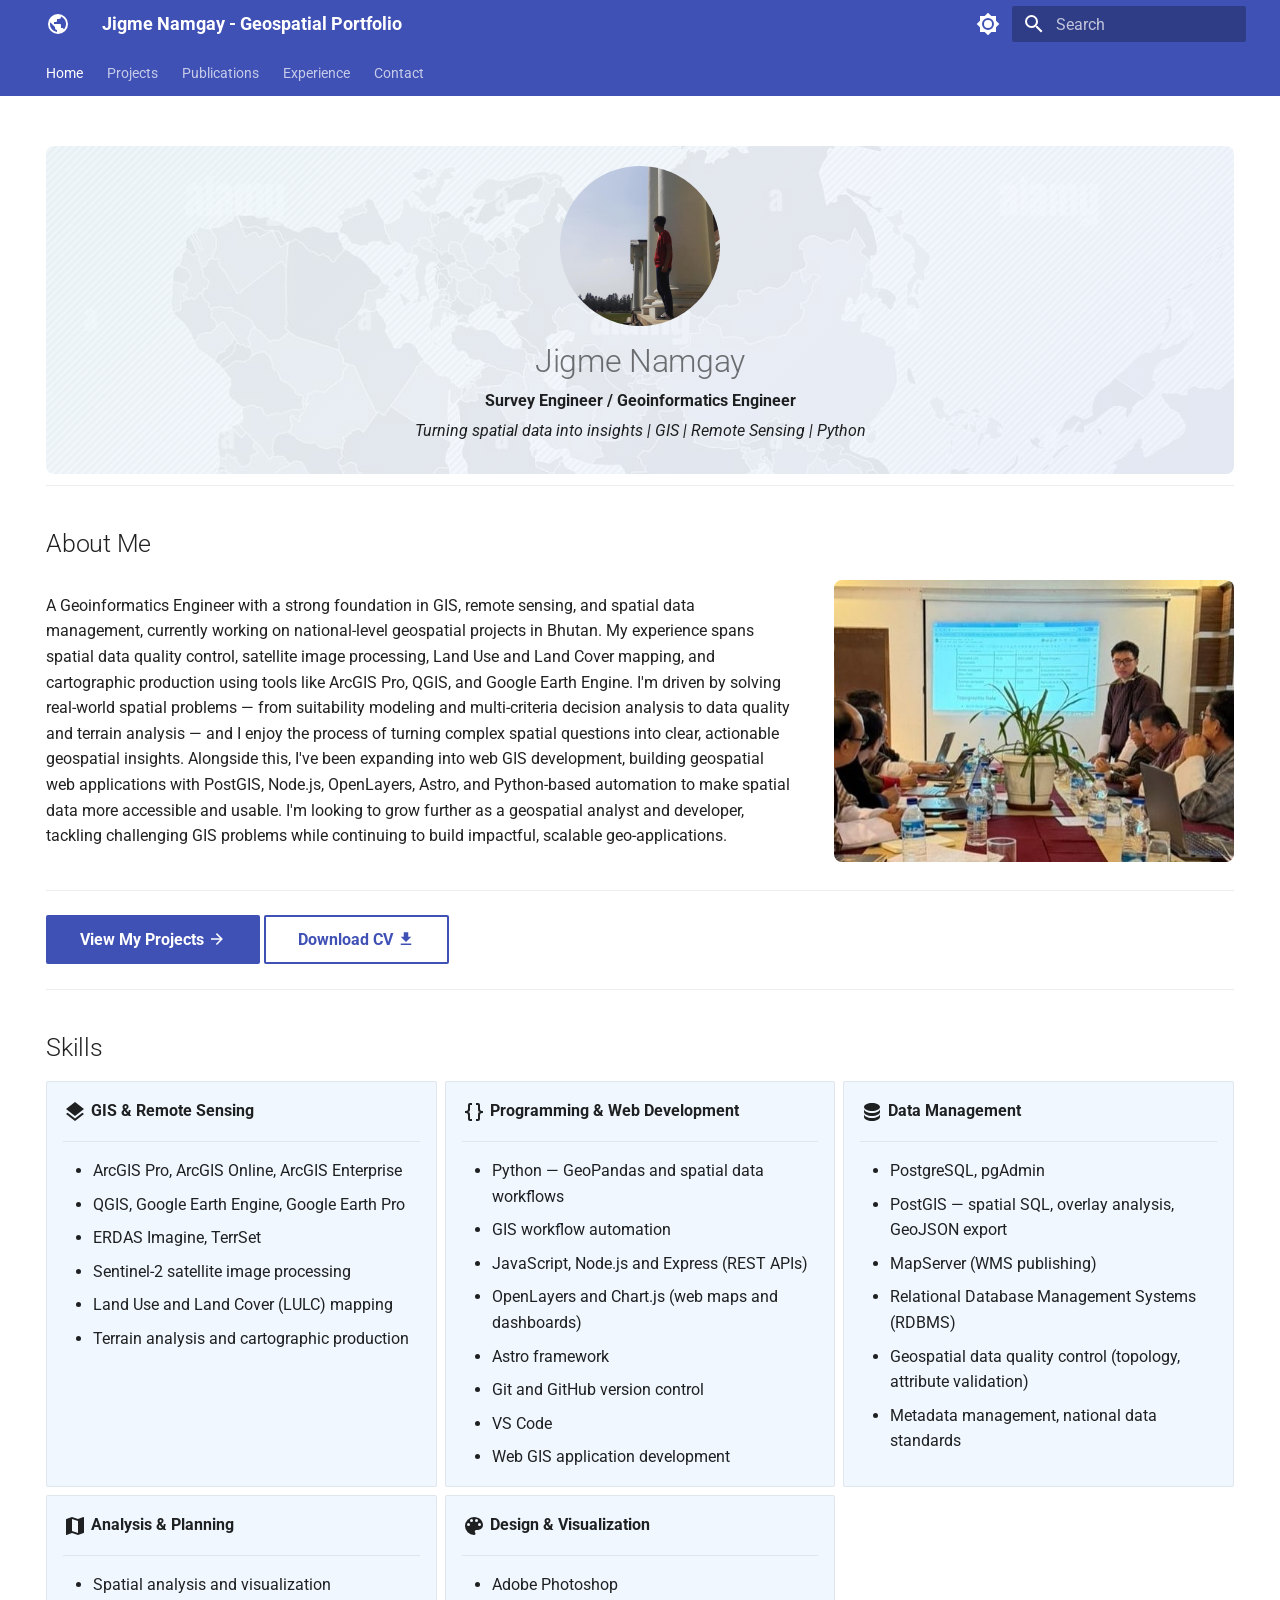
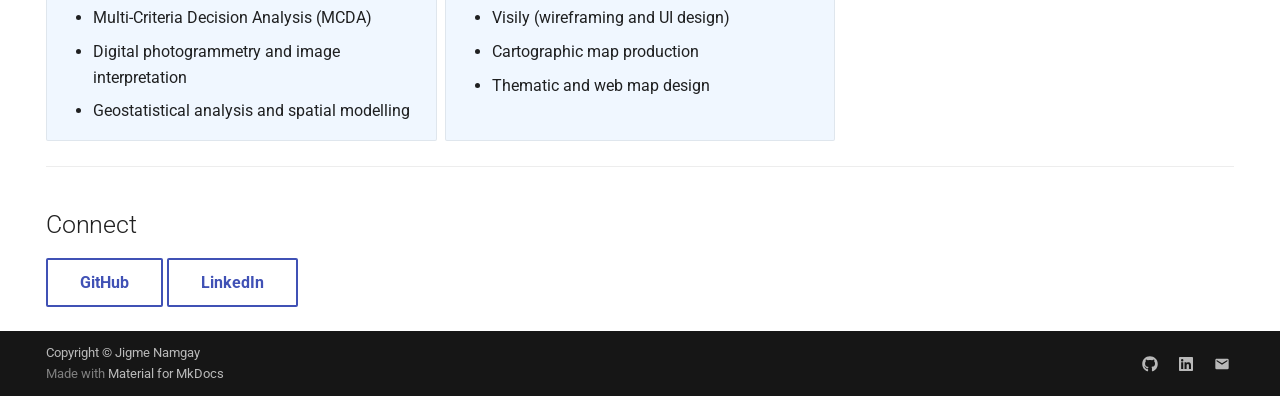
<file: index.html>
<!doctype html>
<html lang="en" class="no-js">
  <head>
    
      <meta charset="utf-8">
      <meta name="viewport" content="width=device-width,initial-scale=1">
      
        <meta name="description" content="Portfolio of Jigme Namgay — GIS, Remote Sensing, and Spatial Data Science">
      
      
        <meta name="author" content="Jigme Namgay">
      
      
        <link rel="canonical" href="https://jimme09.github.io/">
      
      
      
        <link rel="next" href="projects/">
      
      
        
      
      
      <link rel="icon" href="assets/images/favicon.png">
      <meta name="generator" content="mkdocs-1.6.1, mkdocs-material-9.7.7">
    
    
      
        <title>Jigme Namgay - Geospatial Portfolio</title>
      
    
    
      <link rel="stylesheet" href="assets/stylesheets/main.ec1eaa64.min.css">
      
        
        <link rel="stylesheet" href="assets/stylesheets/palette.ab4e12ef.min.css">
      
      


    
    
      
    
    
      
        
        
        <link rel="preconnect" href="https://fonts.gstatic.com" crossorigin>
        <link rel="stylesheet" href="https://fonts.googleapis.com/css?family=Roboto:300,300i,400,400i,700,700i%7CRoboto+Mono:400,400i,700,700i&display=fallback">
        <style>:root{--md-text-font:"Roboto";--md-code-font:"Roboto Mono"}</style>
      
    
    
      <link rel="stylesheet" href="assets/css/extra.css">
    
    <script>__md_scope=new URL(".",location),__md_hash=e=>[...e].reduce(((e,_)=>(e<<5)-e+_.charCodeAt(0)),0),__md_get=(e,_=localStorage,t=__md_scope)=>JSON.parse(_.getItem(t.pathname+"."+e)),__md_set=(e,_,t=localStorage,a=__md_scope)=>{try{t.setItem(a.pathname+"."+e,JSON.stringify(_))}catch(e){}}</script>
    
      

    
    
  </head>
  
  
    
    
      
    
    
    
    
    <body dir="ltr" data-md-color-scheme="default" data-md-color-primary="indigo" data-md-color-accent="blue">
  
    
    <input class="md-toggle" data-md-toggle="drawer" type="checkbox" id="__drawer" autocomplete="off">
    <input class="md-toggle" data-md-toggle="search" type="checkbox" id="__search" autocomplete="off">
    <label class="md-overlay" for="__drawer"></label>
    <div data-md-component="skip">
      
        
        <a href="#about-me" class="md-skip">
          Skip to content
        </a>
      
    </div>
    <div data-md-component="announce">
      
    </div>
    
    
      

<header class="md-header" data-md-component="header">
  <nav class="md-header__inner md-grid" aria-label="Header">
    <a href="." title="Jigme Namgay - Geospatial Portfolio" class="md-header__button md-logo" aria-label="Jigme Namgay - Geospatial Portfolio" data-md-component="logo">
      
  
  <svg xmlns="http://www.w3.org/2000/svg" viewBox="0 0 24 24"><path d="M17.9 17.39c-.26-.8-1.01-1.39-1.9-1.39h-1v-3a1 1 0 0 0-1-1H8v-2h2a1 1 0 0 0 1-1V7h2a2 2 0 0 0 2-2v-.41a7.984 7.984 0 0 1 2.9 12.8M11 19.93c-3.95-.49-7-3.85-7-7.93 0-.62.08-1.22.21-1.79L9 15v1a2 2 0 0 0 2 2m1-16A10 10 0 0 0 2 12a10 10 0 0 0 10 10 10 10 0 0 0 10-10A10 10 0 0 0 12 2"/></svg>

    </a>
    <label class="md-header__button md-icon" for="__drawer">
      
      <svg xmlns="http://www.w3.org/2000/svg" viewBox="0 0 24 24"><path d="M3 6h18v2H3zm0 5h18v2H3zm0 5h18v2H3z"/></svg>
    </label>
    <div class="md-header__title" data-md-component="header-title">
      <div class="md-header__ellipsis">
        <div class="md-header__topic">
          <span class="md-ellipsis">
            Jigme Namgay - Geospatial Portfolio
          </span>
        </div>
        <div class="md-header__topic" data-md-component="header-topic">
          <span class="md-ellipsis">
            
              Home
            
          </span>
        </div>
      </div>
    </div>
    
      
        <form class="md-header__option" data-md-component="palette">
  
    
    
    
    <input class="md-option" data-md-color-media="" data-md-color-scheme="default" data-md-color-primary="indigo" data-md-color-accent="blue"  aria-label="Switch to dark mode"  type="radio" name="__palette" id="__palette_0">
    
      <label class="md-header__button md-icon" title="Switch to dark mode" for="__palette_1" hidden>
        <svg xmlns="http://www.w3.org/2000/svg" viewBox="0 0 24 24"><path d="M12 8a4 4 0 0 0-4 4 4 4 0 0 0 4 4 4 4 0 0 0 4-4 4 4 0 0 0-4-4m0 10a6 6 0 0 1-6-6 6 6 0 0 1 6-6 6 6 0 0 1 6 6 6 6 0 0 1-6 6m8-9.31V4h-4.69L12 .69 8.69 4H4v4.69L.69 12 4 15.31V20h4.69L12 23.31 15.31 20H20v-4.69L23.31 12z"/></svg>
      </label>
    
  
    
    
    
    <input class="md-option" data-md-color-media="" data-md-color-scheme="slate" data-md-color-primary="indigo" data-md-color-accent="blue"  aria-label="Switch to light mode"  type="radio" name="__palette" id="__palette_1">
    
      <label class="md-header__button md-icon" title="Switch to light mode" for="__palette_0" hidden>
        <svg xmlns="http://www.w3.org/2000/svg" viewBox="0 0 24 24"><path d="M12 18c-.89 0-1.74-.2-2.5-.55C11.56 16.5 13 14.42 13 12s-1.44-4.5-3.5-5.45C10.26 6.2 11.11 6 12 6a6 6 0 0 1 6 6 6 6 0 0 1-6 6m8-9.31V4h-4.69L12 .69 8.69 4H4v4.69L.69 12 4 15.31V20h4.69L12 23.31 15.31 20H20v-4.69L23.31 12z"/></svg>
      </label>
    
  
</form>
      
    
    
      <script>var palette=__md_get("__palette");if(palette&&palette.color){if("(prefers-color-scheme)"===palette.color.media){var media=matchMedia("(prefers-color-scheme: light)"),input=document.querySelector(media.matches?"[data-md-color-media='(prefers-color-scheme: light)']":"[data-md-color-media='(prefers-color-scheme: dark)']");palette.color.media=input.getAttribute("data-md-color-media"),palette.color.scheme=input.getAttribute("data-md-color-scheme"),palette.color.primary=input.getAttribute("data-md-color-primary"),palette.color.accent=input.getAttribute("data-md-color-accent")}for(var[key,value]of Object.entries(palette.color))document.body.setAttribute("data-md-color-"+key,value)}</script>
    
    
    
      
      
        <label class="md-header__button md-icon" for="__search">
          
          <svg xmlns="http://www.w3.org/2000/svg" viewBox="0 0 24 24"><path d="M9.5 3A6.5 6.5 0 0 1 16 9.5c0 1.61-.59 3.09-1.56 4.23l.27.27h.79l5 5-1.5 1.5-5-5v-.79l-.27-.27A6.52 6.52 0 0 1 9.5 16 6.5 6.5 0 0 1 3 9.5 6.5 6.5 0 0 1 9.5 3m0 2C7 5 5 7 5 9.5S7 14 9.5 14 14 12 14 9.5 12 5 9.5 5"/></svg>
        </label>
        <div class="md-search" data-md-component="search" role="dialog">
  <label class="md-search__overlay" for="__search"></label>
  <div class="md-search__inner" role="search">
    <form class="md-search__form" name="search">
      <input type="text" class="md-search__input" name="query" aria-label="Search" placeholder="Search" autocapitalize="off" autocorrect="off" autocomplete="off" spellcheck="false" data-md-component="search-query" required>
      <label class="md-search__icon md-icon" for="__search">
        
        <svg xmlns="http://www.w3.org/2000/svg" viewBox="0 0 24 24"><path d="M9.5 3A6.5 6.5 0 0 1 16 9.5c0 1.61-.59 3.09-1.56 4.23l.27.27h.79l5 5-1.5 1.5-5-5v-.79l-.27-.27A6.52 6.52 0 0 1 9.5 16 6.5 6.5 0 0 1 3 9.5 6.5 6.5 0 0 1 9.5 3m0 2C7 5 5 7 5 9.5S7 14 9.5 14 14 12 14 9.5 12 5 9.5 5"/></svg>
        
        <svg xmlns="http://www.w3.org/2000/svg" viewBox="0 0 24 24"><path d="M20 11v2H8l5.5 5.5-1.42 1.42L4.16 12l7.92-7.92L13.5 5.5 8 11z"/></svg>
      </label>
      <nav class="md-search__options" aria-label="Search">
        
        <button type="reset" class="md-search__icon md-icon" title="Clear" aria-label="Clear" tabindex="-1">
          
          <svg xmlns="http://www.w3.org/2000/svg" viewBox="0 0 24 24"><path d="M19 6.41 17.59 5 12 10.59 6.41 5 5 6.41 10.59 12 5 17.59 6.41 19 12 13.41 17.59 19 19 17.59 13.41 12z"/></svg>
        </button>
      </nav>
      
    </form>
    <div class="md-search__output">
      <div class="md-search__scrollwrap" tabindex="0" data-md-scrollfix>
        <div class="md-search-result" data-md-component="search-result">
          <div class="md-search-result__meta">
            Initializing search
          </div>
          <ol class="md-search-result__list" role="presentation"></ol>
        </div>
      </div>
    </div>
  </div>
</div>
      
    
    
  </nav>
  
</header>
    
    <div class="md-container" data-md-component="container">
      
      
        
          
            
<nav class="md-tabs" aria-label="Tabs" data-md-component="tabs">
  <div class="md-grid">
    <ul class="md-tabs__list">
      
        
  
  
  
    
  
  
    <li class="md-tabs__item md-tabs__item--active">
      <a href="." class="md-tabs__link">
        
  
  
    
  
  Home

      </a>
    </li>
  

      
        
  
  
  
  
    
    
      <li class="md-tabs__item">
        <a href="projects/" class="md-tabs__link">
          
  
  
  Projects

        </a>
      </li>
    
  

      
        
  
  
  
  
    <li class="md-tabs__item">
      <a href="publications/" class="md-tabs__link">
        
  
  
    
  
  Publications

      </a>
    </li>
  

      
        
  
  
  
  
    <li class="md-tabs__item">
      <a href="experience/" class="md-tabs__link">
        
  
  
    
  
  Experience

      </a>
    </li>
  

      
        
  
  
  
  
    <li class="md-tabs__item">
      <a href="contact/" class="md-tabs__link">
        
  
  
    
  
  Contact

      </a>
    </li>
  

      
    </ul>
  </div>
</nav>
          
        
      
      <main class="md-main" data-md-component="main">
        <div class="md-main__inner md-grid">
          
            
              
                
              
              <div class="md-sidebar md-sidebar--primary" data-md-component="sidebar" data-md-type="navigation" hidden>
                <div class="md-sidebar__scrollwrap">
                  <div class="md-sidebar__inner">
                    


  


<nav class="md-nav md-nav--primary md-nav--lifted" aria-label="Navigation" data-md-level="0">
  <label class="md-nav__title" for="__drawer">
    <a href="." title="Jigme Namgay - Geospatial Portfolio" class="md-nav__button md-logo" aria-label="Jigme Namgay - Geospatial Portfolio" data-md-component="logo">
      
  
  <svg xmlns="http://www.w3.org/2000/svg" viewBox="0 0 24 24"><path d="M17.9 17.39c-.26-.8-1.01-1.39-1.9-1.39h-1v-3a1 1 0 0 0-1-1H8v-2h2a1 1 0 0 0 1-1V7h2a2 2 0 0 0 2-2v-.41a7.984 7.984 0 0 1 2.9 12.8M11 19.93c-3.95-.49-7-3.85-7-7.93 0-.62.08-1.22.21-1.79L9 15v1a2 2 0 0 0 2 2m1-16A10 10 0 0 0 2 12a10 10 0 0 0 10 10 10 10 0 0 0 10-10A10 10 0 0 0 12 2"/></svg>

    </a>
    Jigme Namgay - Geospatial Portfolio
  </label>
  
  <ul class="md-nav__list" data-md-scrollfix>
    
      
      
  
  
    
  
  
  
    <li class="md-nav__item md-nav__item--active">
      
      <input class="md-nav__toggle md-toggle" type="checkbox" id="__toc">
      
      
      
        <label class="md-nav__link md-nav__link--active" for="__toc">
          
  
  
  <span class="md-ellipsis">
    
  
    Home
  

    
  </span>
  
  

          <span class="md-nav__icon md-icon"></span>
        </label>
      
      <a href="." class="md-nav__link md-nav__link--active">
        
  
  
  <span class="md-ellipsis">
    
  
    Home
  

    
  </span>
  
  

      </a>
      
        

<nav class="md-nav md-nav--secondary" aria-label="Table of contents">
  
  
  
  
    <label class="md-nav__title" for="__toc">
      <span class="md-nav__icon md-icon"></span>
      Table of contents
    </label>
    <ul class="md-nav__list" data-md-component="toc" data-md-scrollfix>
      
        <li class="md-nav__item">
  <a href="#about-me" class="md-nav__link">
    <span class="md-ellipsis">
      
        About Me
      
    </span>
  </a>
  
</li>
      
        <li class="md-nav__item">
  <a href="#skills" class="md-nav__link">
    <span class="md-ellipsis">
      
        Skills
      
    </span>
  </a>
  
</li>
      
        <li class="md-nav__item">
  <a href="#connect" class="md-nav__link">
    <span class="md-ellipsis">
      
        Connect
      
    </span>
  </a>
  
</li>
      
    </ul>
  
</nav>
      
    </li>
  

    
      
      
  
  
  
  
    
    
    
    
      
      
    
    
    <li class="md-nav__item md-nav__item--nested">
      
        
        
        <input class="md-nav__toggle md-toggle " type="checkbox" id="__nav_2" >
        
          
          <label class="md-nav__link" for="__nav_2" id="__nav_2_label" tabindex="0">
            
  
  
  <span class="md-ellipsis">
    
  
    Projects
  

    
  </span>
  
  

            <span class="md-nav__icon md-icon"></span>
          </label>
        
        <nav class="md-nav" data-md-level="1" aria-labelledby="__nav_2_label" aria-expanded="false">
          <label class="md-nav__title" for="__nav_2">
            <span class="md-nav__icon md-icon"></span>
            
  
    Projects
  

          </label>
          <ul class="md-nav__list" data-md-scrollfix>
            
              
                
  
  
  
  
    <li class="md-nav__item">
      <a href="projects/" class="md-nav__link">
        
  
  
  <span class="md-ellipsis">
    
  
    All Projects
  

    
  </span>
  
  

      </a>
    </li>
  

              
            
              
                
  
  
  
  
    <li class="md-nav__item">
      <a href="projects/bhutan-lulc-dashboard/" class="md-nav__link">
        
  
  
  <span class="md-ellipsis">
    
  
    Bhutan Land-Use Explorer
  

    
  </span>
  
  

      </a>
    </li>
  

              
            
              
                
  
  
  
  
    <li class="md-nav__item">
      <a href="projects/NSDI-project/" class="md-nav__link">
        
  
  
  <span class="md-ellipsis">
    
  
    NSDI Project
  

    
  </span>
  
  

      </a>
    </li>
  

              
            
              
                
  
  
  
  
    <li class="md-nav__item">
      <a href="projects/alienable-land-mcda/" class="md-nav__link">
        
  
  
  <span class="md-ellipsis">
    
  
    Alienable Land Mapping (MCDA)
  

    
  </span>
  
  

      </a>
    </li>
  

              
            
          </ul>
        </nav>
      
    </li>
  

    
      
      
  
  
  
  
    <li class="md-nav__item">
      <a href="publications/" class="md-nav__link">
        
  
  
  <span class="md-ellipsis">
    
  
    Publications
  

    
  </span>
  
  

      </a>
    </li>
  

    
      
      
  
  
  
  
    <li class="md-nav__item">
      <a href="experience/" class="md-nav__link">
        
  
  
  <span class="md-ellipsis">
    
  
    Experience
  

    
  </span>
  
  

      </a>
    </li>
  

    
      
      
  
  
  
  
    <li class="md-nav__item">
      <a href="contact/" class="md-nav__link">
        
  
  
  <span class="md-ellipsis">
    
  
    Contact
  

    
  </span>
  
  

      </a>
    </li>
  

    
  </ul>
</nav>
                  </div>
                </div>
              </div>
            
            
              
                
              
              <div class="md-sidebar md-sidebar--secondary" data-md-component="sidebar" data-md-type="toc" hidden>
                <div class="md-sidebar__scrollwrap">
                  <div class="md-sidebar__inner">
                    

<nav class="md-nav md-nav--secondary" aria-label="Table of contents">
  
  
  
  
    <label class="md-nav__title" for="__toc">
      <span class="md-nav__icon md-icon"></span>
      Table of contents
    </label>
    <ul class="md-nav__list" data-md-component="toc" data-md-scrollfix>
      
        <li class="md-nav__item">
  <a href="#about-me" class="md-nav__link">
    <span class="md-ellipsis">
      
        About Me
      
    </span>
  </a>
  
</li>
      
        <li class="md-nav__item">
  <a href="#skills" class="md-nav__link">
    <span class="md-ellipsis">
      
        Skills
      
    </span>
  </a>
  
</li>
      
        <li class="md-nav__item">
  <a href="#connect" class="md-nav__link">
    <span class="md-ellipsis">
      
        Connect
      
    </span>
  </a>
  
</li>
      
    </ul>
  
</nav>
                  </div>
                </div>
              </div>
            
          
          
            <div class="md-content" data-md-component="content">
              
              <article class="md-content__inner md-typeset">
                
                  
  




<div class="hero">
  <img src="assets/images/profile.png" alt="Jigme Namgay" class="profile-photo">
  <h1>Jigme Namgay</h1>
  <p><strong>Survey Engineer / Geoinformatics Engineer</strong></p>
  <p><em>Turning spatial data into insights | GIS | Remote Sensing | Python</em></p>
</div>

<hr />
<h2 id="about-me">About Me</h2>
<div class="about-section">
<div class="about-text">
<p>A Geoinformatics Engineer with a strong foundation in GIS, remote sensing, and spatial data management, currently working on national-level geospatial projects in Bhutan. My experience spans spatial data quality control, satellite image processing, Land Use and Land Cover mapping, and cartographic production using tools like ArcGIS Pro, QGIS, and Google Earth Engine. I'm driven by solving real-world spatial problems — from suitability modeling and multi-criteria decision analysis to data quality and terrain analysis — and I enjoy the process of turning complex spatial questions into clear, actionable geospatial insights. Alongside this, I've been expanding into web GIS development, building geospatial web applications with PostGIS, Node.js, OpenLayers, Astro, and Python-based automation to make spatial data more accessible and usable. I'm looking to grow further as a geospatial analyst and developer, tackling challenging GIS problems while continuing to build impactful, scalable geo-applications.</p>
</div>
<div class="about-image">
  <img src="assets/images/about.png" alt="Jigme Namgay presenting geospatial data at a stakeholder meeting">
</div>
</div>
<hr />
<p><a class="md-button md-button--primary" href="projects/">View My Projects <span class="twemoji"><svg xmlns="http://www.w3.org/2000/svg" viewBox="0 0 24 24"><path d="M4 11v2h12l-5.5 5.5 1.42 1.42L19.84 12l-7.92-7.92L10.5 5.5 16 11z"/></svg></span></a>
<a class="md-button" href="assets/Jigme%20Namgay-CV.pdf">Download CV <span class="twemoji"><svg xmlns="http://www.w3.org/2000/svg" viewBox="0 0 24 24"><path d="M5 20h14v-2H5m14-9h-4V3H9v6H5l7 7z"/></svg></span></a></p>
<hr />
<h2 id="skills">Skills</h2>
<div class="grid cards">
<ul>
<li>
<p><span class="twemoji lg middle"><svg xmlns="http://www.w3.org/2000/svg" viewBox="0 0 24 24"><path d="m12 16 7.36-5.73L21 9l-9-7-9 7 1.63 1.27M12 18.54l-7.38-5.73L3 14.07l9 7 9-7-1.63-1.27z"/></svg></span> <strong>GIS &amp; Remote Sensing</strong></p>
<hr />
<ul>
<li>ArcGIS Pro, ArcGIS Online, ArcGIS Enterprise</li>
<li>QGIS, Google Earth Engine, Google Earth Pro</li>
<li>ERDAS Imagine, TerrSet</li>
<li>Sentinel-2 satellite image processing</li>
<li>Land Use and Land Cover (LULC) mapping</li>
<li>Terrain analysis and cartographic production</li>
</ul>
</li>
<li>
<p><span class="twemoji lg middle"><svg xmlns="http://www.w3.org/2000/svg" viewBox="0 0 24 24"><path d="M8 3a2 2 0 0 0-2 2v4a2 2 0 0 1-2 2H3v2h1a2 2 0 0 1 2 2v4a2 2 0 0 0 2 2h2v-2H8v-5a2 2 0 0 0-2-2 2 2 0 0 0 2-2V5h2V3m6 0a2 2 0 0 1 2 2v4a2 2 0 0 0 2 2h1v2h-1a2 2 0 0 0-2 2v4a2 2 0 0 1-2 2h-2v-2h2v-5a2 2 0 0 1 2-2 2 2 0 0 1-2-2V5h-2V3z"/></svg></span> <strong>Programming &amp; Web Development</strong></p>
<hr />
<ul>
<li>Python — GeoPandas and spatial data workflows</li>
<li>GIS workflow automation</li>
<li>JavaScript, Node.js and Express (REST APIs)</li>
<li>OpenLayers and Chart.js (web maps and dashboards)</li>
<li>Astro framework</li>
<li>Git and GitHub version control</li>
<li>VS Code</li>
<li>Web GIS application development</li>
</ul>
</li>
<li>
<p><span class="twemoji lg middle"><svg xmlns="http://www.w3.org/2000/svg" viewBox="0 0 24 24"><path d="M12 3C7.58 3 4 4.79 4 7s3.58 4 8 4 8-1.79 8-4-3.58-4-8-4M4 9v3c0 2.21 3.58 4 8 4s8-1.79 8-4V9c0 2.21-3.58 4-8 4s-8-1.79-8-4m0 5v3c0 2.21 3.58 4 8 4s8-1.79 8-4v-3c0 2.21-3.58 4-8 4s-8-1.79-8-4"/></svg></span> <strong>Data Management</strong></p>
<hr />
<ul>
<li>PostgreSQL, pgAdmin</li>
<li>PostGIS — spatial SQL, overlay analysis, GeoJSON export</li>
<li>MapServer (WMS publishing)</li>
<li>Relational Database Management Systems (RDBMS)</li>
<li>Geospatial data quality control (topology, attribute validation)</li>
<li>Metadata management, national data standards</li>
</ul>
</li>
<li>
<p><span class="twemoji lg middle"><svg xmlns="http://www.w3.org/2000/svg" viewBox="0 0 24 24"><path d="m15 19-6-2.11V5l6 2.11M20.5 3h-.16L15 5.1 9 3 3.36 4.9c-.21.07-.36.25-.36.48V20.5a.5.5 0 0 0 .5.5c.05 0 .11 0 .16-.03L9 18.9l6 2.1 5.64-1.9c.21-.1.36-.25.36-.48V3.5a.5.5 0 0 0-.5-.5"/></svg></span> <strong>Analysis &amp; Planning</strong></p>
<hr />
<ul>
<li>Spatial analysis and visualization</li>
<li>Multi-Criteria Decision Analysis (MCDA)</li>
<li>Digital photogrammetry and image interpretation</li>
<li>Geostatistical analysis and spatial modelling</li>
</ul>
</li>
<li>
<p><span class="twemoji lg middle"><svg xmlns="http://www.w3.org/2000/svg" viewBox="0 0 24 24"><path d="M17.5 12a1.5 1.5 0 0 1-1.5-1.5A1.5 1.5 0 0 1 17.5 9a1.5 1.5 0 0 1 1.5 1.5 1.5 1.5 0 0 1-1.5 1.5m-3-4A1.5 1.5 0 0 1 13 6.5 1.5 1.5 0 0 1 14.5 5 1.5 1.5 0 0 1 16 6.5 1.5 1.5 0 0 1 14.5 8m-5 0A1.5 1.5 0 0 1 8 6.5 1.5 1.5 0 0 1 9.5 5 1.5 1.5 0 0 1 11 6.5 1.5 1.5 0 0 1 9.5 8m-3 4A1.5 1.5 0 0 1 5 10.5 1.5 1.5 0 0 1 6.5 9 1.5 1.5 0 0 1 8 10.5 1.5 1.5 0 0 1 6.5 12M12 3a9 9 0 0 0-9 9 9 9 0 0 0 9 9 1.5 1.5 0 0 0 1.5-1.5c0-.39-.15-.74-.39-1-.23-.27-.38-.62-.38-1a1.5 1.5 0 0 1 1.5-1.5H16a5 5 0 0 0 5-5c0-4.42-4.03-8-9-8"/></svg></span> <strong>Design &amp; Visualization</strong></p>
<hr />
<ul>
<li>Adobe Photoshop</li>
<li>Visily (wireframing and UI design)</li>
<li>Cartographic map production</li>
<li>Thematic and web map design</li>
</ul>
</li>
</ul>
</div>
<hr />
<h2 id="connect">Connect</h2>
<p><a class="md-button" href="https://github.com/Jimme09">GitHub</a>
<a class="md-button" href="https://linkedin.com/in/jigme-n">LinkedIn</a></p>







  
  




  



                
              </article>
            </div>
          
          
<script>var target=document.getElementById(location.hash.slice(1));target&&target.name&&(target.checked=target.name.startsWith("__tabbed_"))</script>
        </div>
        
          <button type="button" class="md-top md-icon" data-md-component="top" hidden>
  
  <svg xmlns="http://www.w3.org/2000/svg" viewBox="0 0 24 24"><path d="M13 20h-2V8l-5.5 5.5-1.42-1.42L12 4.16l7.92 7.92-1.42 1.42L13 8z"/></svg>
  Back to top
</button>
        
      </main>
      
        <footer class="md-footer">
  
  <div class="md-footer-meta md-typeset">
    <div class="md-footer-meta__inner md-grid">
      <div class="md-copyright">
  
    <div class="md-copyright__highlight">
      Copyright &copy; Jigme Namgay
    </div>
  
  
    Made with
    <a href="https://squidfunk.github.io/mkdocs-material/" target="_blank" rel="noopener">
      Material for MkDocs
    </a>
  
</div>
      
        
<div class="md-social">
  
    
    
    
    
      
      
    
    <a href="https://github.com/Jimme09" target="_blank" rel="noopener" title="github.com" class="md-social__link">
      <svg xmlns="http://www.w3.org/2000/svg" viewBox="0 0 512 512"><!--! Font Awesome Free 7.1.0 by @fontawesome - https://fontawesome.com License - https://fontawesome.com/license/free (Icons: CC BY 4.0, Fonts: SIL OFL 1.1, Code: MIT License) Copyright 2025 Fonticons, Inc.--><path d="M173.9 397.4c0 2-2.3 3.6-5.2 3.6-3.3.3-5.6-1.3-5.6-3.6 0-2 2.3-3.6 5.2-3.6 3-.3 5.6 1.3 5.6 3.6m-31.1-4.5c-.7 2 1.3 4.3 4.3 4.9 2.6 1 5.6 0 6.2-2s-1.3-4.3-4.3-5.2c-2.6-.7-5.5.3-6.2 2.3m44.2-1.7c-2.9.7-4.9 2.6-4.6 4.9.3 2 2.9 3.3 5.9 2.6 2.9-.7 4.9-2.6 4.6-4.6-.3-1.9-3-3.2-5.9-2.9M252.8 8C114.1 8 8 113.3 8 252c0 110.9 69.8 205.8 169.5 239.2 12.8 2.3 17.3-5.6 17.3-12.1 0-6.2-.3-40.4-.3-61.4 0 0-70 15-84.7-29.8 0 0-11.4-29.1-27.8-36.6 0 0-22.9-15.7 1.6-15.4 0 0 24.9 2 38.6 25.8 21.9 38.6 58.6 27.5 72.9 20.9 2.3-16 8.8-27.1 16-33.7-55.9-6.2-112.3-14.3-112.3-110.5 0-27.5 7.6-41.3 23.6-58.9-2.6-6.5-11.1-33.3 2.6-67.9 20.9-6.5 69 27 69 27 20-5.6 41.5-8.5 62.8-8.5s42.8 2.9 62.8 8.5c0 0 48.1-33.6 69-27 13.7 34.7 5.2 61.4 2.6 67.9 16 17.7 25.8 31.5 25.8 58.9 0 96.5-58.9 104.2-114.8 110.5 9.2 7.9 17 22.9 17 46.4 0 33.7-.3 75.4-.3 83.6 0 6.5 4.6 14.4 17.3 12.1C436.2 457.8 504 362.9 504 252 504 113.3 391.5 8 252.8 8M105.2 352.9c-1.3 1-1 3.3.7 5.2 1.6 1.6 3.9 2.3 5.2 1 1.3-1 1-3.3-.7-5.2-1.6-1.6-3.9-2.3-5.2-1m-10.8-8.1c-.7 1.3.3 2.9 2.3 3.9 1.6 1 3.6.7 4.3-.7.7-1.3-.3-2.9-2.3-3.9-2-.6-3.6-.3-4.3.7m32.4 35.6c-1.6 1.3-1 4.3 1.3 6.2 2.3 2.3 5.2 2.6 6.5 1 1.3-1.3.7-4.3-1.3-6.2-2.2-2.3-5.2-2.6-6.5-1m-11.4-14.7c-1.6 1-1.6 3.6 0 5.9s4.3 3.3 5.6 2.3c1.6-1.3 1.6-3.9 0-6.2-1.4-2.3-4-3.3-5.6-2"/></svg>
    </a>
  
    
    
    
    
      
      
    
    <a href="https://linkedin.com/in/jigme-n" target="_blank" rel="noopener" title="linkedin.com" class="md-social__link">
      <svg xmlns="http://www.w3.org/2000/svg" viewBox="0 0 448 512"><!--! Font Awesome Free 7.1.0 by @fontawesome - https://fontawesome.com License - https://fontawesome.com/license/free (Icons: CC BY 4.0, Fonts: SIL OFL 1.1, Code: MIT License) Copyright 2025 Fonticons, Inc.--><path d="M416 32H31.9C14.3 32 0 46.5 0 64.3v383.4C0 465.5 14.3 480 31.9 480H416c17.6 0 32-14.5 32-32.3V64.3c0-17.8-14.4-32.3-32-32.3M135.4 416H69V202.2h66.5V416zM102.2 96a38.5 38.5 0 1 1 0 77 38.5 38.5 0 1 1 0-77m282.1 320h-66.4V312c0-24.8-.5-56.7-34.5-56.7-34.6 0-39.9 27-39.9 54.9V416h-66.4V202.2h63.7v29.2h.9c8.9-16.8 30.6-34.5 62.9-34.5 67.2 0 79.7 44.3 79.7 101.9z"/></svg>
    </a>
  
    
    
    
    
    <a href="mailto:j.namgay11@gmail.com" target="_blank" rel="noopener" title="" class="md-social__link">
      <svg xmlns="http://www.w3.org/2000/svg" viewBox="0 0 24 24"><path d="m20 8-8 5-8-5V6l8 5 8-5m0-2H4c-1.11 0-2 .89-2 2v12a2 2 0 0 0 2 2h16a2 2 0 0 0 2-2V6a2 2 0 0 0-2-2"/></svg>
    </a>
  
</div>
      
    </div>
  </div>
</footer>
      
    </div>
    <div class="md-dialog" data-md-component="dialog">
      <div class="md-dialog__inner md-typeset"></div>
    </div>
    
    
    
      
      
      <script id="__config" type="application/json">{"annotate": null, "base": ".", "features": ["navigation.tabs", "navigation.top", "content.code.copy"], "search": "assets/javascripts/workers/search.2c215733.min.js", "tags": null, "translations": {"clipboard.copied": "Copied to clipboard", "clipboard.copy": "Copy to clipboard", "search.result.more.one": "1 more on this page", "search.result.more.other": "# more on this page", "search.result.none": "No matching documents", "search.result.one": "1 matching document", "search.result.other": "# matching documents", "search.result.placeholder": "Type to start searching", "search.result.term.missing": "Missing", "select.version": "Select version"}, "version": null}</script>
    
    
      <script src="assets/javascripts/bundle.d7400e89.min.js"></script>
      
    
  </body>
</html>
</file>
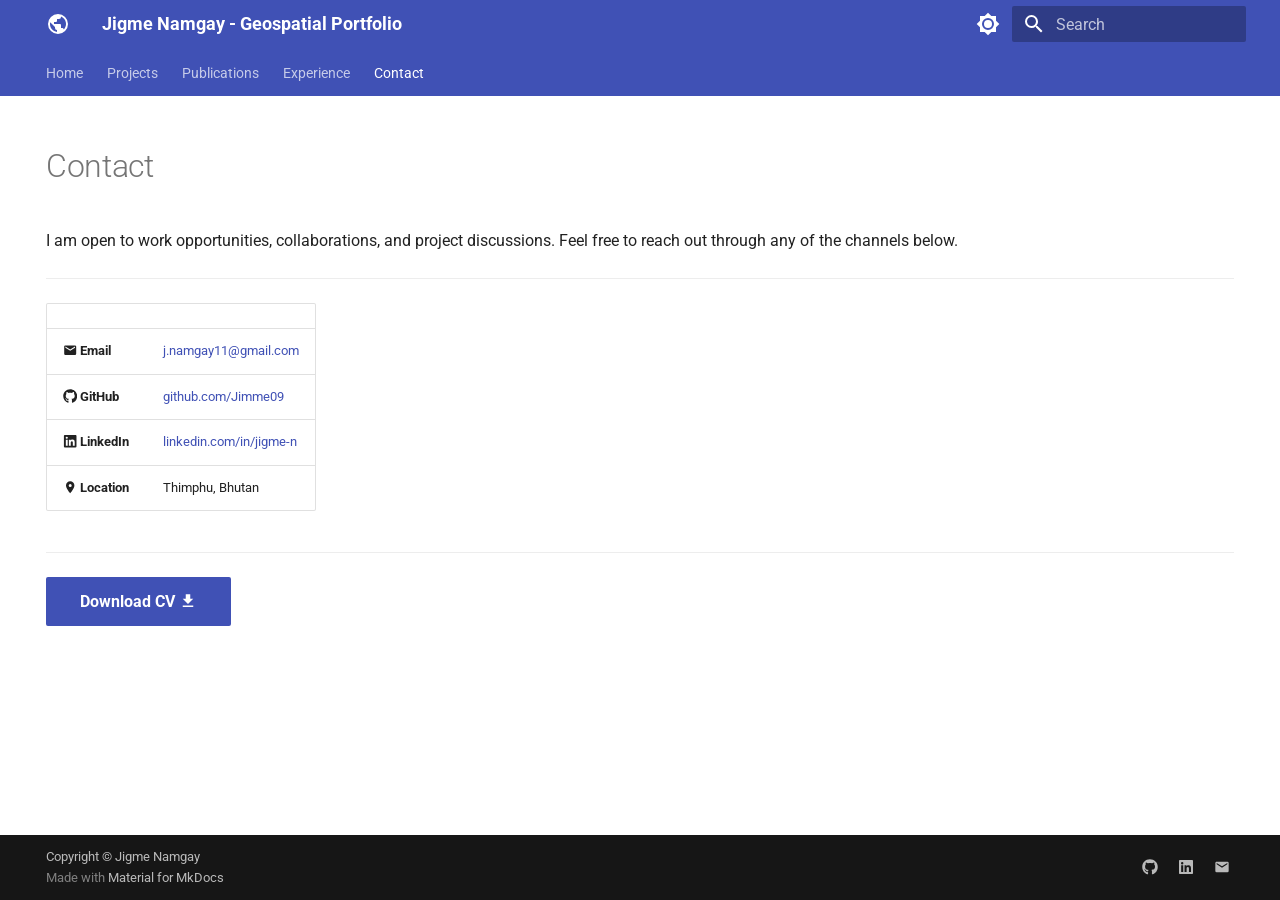
<file: contact/index.html>
<!doctype html>
<html lang="en" class="no-js">
  <head>
    
      <meta charset="utf-8">
      <meta name="viewport" content="width=device-width,initial-scale=1">
      
        <meta name="description" content="Portfolio of Jigme Namgay — GIS, Remote Sensing, and Spatial Data Science">
      
      
        <meta name="author" content="Jigme Namgay">
      
      
        <link rel="canonical" href="https://jimme09.github.io/contact/">
      
      
        <link rel="prev" href="../experience/">
      
      
      
        
      
      
      <link rel="icon" href="../assets/images/favicon.png">
      <meta name="generator" content="mkdocs-1.6.1, mkdocs-material-9.7.7">
    
    
      
        <title>Contact - Jigme Namgay - Geospatial Portfolio</title>
      
    
    
      <link rel="stylesheet" href="../assets/stylesheets/main.ec1eaa64.min.css">
      
        
        <link rel="stylesheet" href="../assets/stylesheets/palette.ab4e12ef.min.css">
      
      


    
    
      
    
    
      
        
        
        <link rel="preconnect" href="https://fonts.gstatic.com" crossorigin>
        <link rel="stylesheet" href="https://fonts.googleapis.com/css?family=Roboto:300,300i,400,400i,700,700i%7CRoboto+Mono:400,400i,700,700i&display=fallback">
        <style>:root{--md-text-font:"Roboto";--md-code-font:"Roboto Mono"}</style>
      
    
    
      <link rel="stylesheet" href="../assets/css/extra.css">
    
    <script>__md_scope=new URL("..",location),__md_hash=e=>[...e].reduce(((e,_)=>(e<<5)-e+_.charCodeAt(0)),0),__md_get=(e,_=localStorage,t=__md_scope)=>JSON.parse(_.getItem(t.pathname+"."+e)),__md_set=(e,_,t=localStorage,a=__md_scope)=>{try{t.setItem(a.pathname+"."+e,JSON.stringify(_))}catch(e){}}</script>
    
      

    
    
  </head>
  
  
    
    
      
    
    
    
    
    <body dir="ltr" data-md-color-scheme="default" data-md-color-primary="indigo" data-md-color-accent="blue">
  
    
    <input class="md-toggle" data-md-toggle="drawer" type="checkbox" id="__drawer" autocomplete="off">
    <input class="md-toggle" data-md-toggle="search" type="checkbox" id="__search" autocomplete="off">
    <label class="md-overlay" for="__drawer"></label>
    <div data-md-component="skip">
      
        
        <a href="#contact" class="md-skip">
          Skip to content
        </a>
      
    </div>
    <div data-md-component="announce">
      
    </div>
    
    
      

<header class="md-header" data-md-component="header">
  <nav class="md-header__inner md-grid" aria-label="Header">
    <a href=".." title="Jigme Namgay - Geospatial Portfolio" class="md-header__button md-logo" aria-label="Jigme Namgay - Geospatial Portfolio" data-md-component="logo">
      
  
  <svg xmlns="http://www.w3.org/2000/svg" viewBox="0 0 24 24"><path d="M17.9 17.39c-.26-.8-1.01-1.39-1.9-1.39h-1v-3a1 1 0 0 0-1-1H8v-2h2a1 1 0 0 0 1-1V7h2a2 2 0 0 0 2-2v-.41a7.984 7.984 0 0 1 2.9 12.8M11 19.93c-3.95-.49-7-3.85-7-7.93 0-.62.08-1.22.21-1.79L9 15v1a2 2 0 0 0 2 2m1-16A10 10 0 0 0 2 12a10 10 0 0 0 10 10 10 10 0 0 0 10-10A10 10 0 0 0 12 2"/></svg>

    </a>
    <label class="md-header__button md-icon" for="__drawer">
      
      <svg xmlns="http://www.w3.org/2000/svg" viewBox="0 0 24 24"><path d="M3 6h18v2H3zm0 5h18v2H3zm0 5h18v2H3z"/></svg>
    </label>
    <div class="md-header__title" data-md-component="header-title">
      <div class="md-header__ellipsis">
        <div class="md-header__topic">
          <span class="md-ellipsis">
            Jigme Namgay - Geospatial Portfolio
          </span>
        </div>
        <div class="md-header__topic" data-md-component="header-topic">
          <span class="md-ellipsis">
            
              Contact
            
          </span>
        </div>
      </div>
    </div>
    
      
        <form class="md-header__option" data-md-component="palette">
  
    
    
    
    <input class="md-option" data-md-color-media="" data-md-color-scheme="default" data-md-color-primary="indigo" data-md-color-accent="blue"  aria-label="Switch to dark mode"  type="radio" name="__palette" id="__palette_0">
    
      <label class="md-header__button md-icon" title="Switch to dark mode" for="__palette_1" hidden>
        <svg xmlns="http://www.w3.org/2000/svg" viewBox="0 0 24 24"><path d="M12 8a4 4 0 0 0-4 4 4 4 0 0 0 4 4 4 4 0 0 0 4-4 4 4 0 0 0-4-4m0 10a6 6 0 0 1-6-6 6 6 0 0 1 6-6 6 6 0 0 1 6 6 6 6 0 0 1-6 6m8-9.31V4h-4.69L12 .69 8.69 4H4v4.69L.69 12 4 15.31V20h4.69L12 23.31 15.31 20H20v-4.69L23.31 12z"/></svg>
      </label>
    
  
    
    
    
    <input class="md-option" data-md-color-media="" data-md-color-scheme="slate" data-md-color-primary="indigo" data-md-color-accent="blue"  aria-label="Switch to light mode"  type="radio" name="__palette" id="__palette_1">
    
      <label class="md-header__button md-icon" title="Switch to light mode" for="__palette_0" hidden>
        <svg xmlns="http://www.w3.org/2000/svg" viewBox="0 0 24 24"><path d="M12 18c-.89 0-1.74-.2-2.5-.55C11.56 16.5 13 14.42 13 12s-1.44-4.5-3.5-5.45C10.26 6.2 11.11 6 12 6a6 6 0 0 1 6 6 6 6 0 0 1-6 6m8-9.31V4h-4.69L12 .69 8.69 4H4v4.69L.69 12 4 15.31V20h4.69L12 23.31 15.31 20H20v-4.69L23.31 12z"/></svg>
      </label>
    
  
</form>
      
    
    
      <script>var palette=__md_get("__palette");if(palette&&palette.color){if("(prefers-color-scheme)"===palette.color.media){var media=matchMedia("(prefers-color-scheme: light)"),input=document.querySelector(media.matches?"[data-md-color-media='(prefers-color-scheme: light)']":"[data-md-color-media='(prefers-color-scheme: dark)']");palette.color.media=input.getAttribute("data-md-color-media"),palette.color.scheme=input.getAttribute("data-md-color-scheme"),palette.color.primary=input.getAttribute("data-md-color-primary"),palette.color.accent=input.getAttribute("data-md-color-accent")}for(var[key,value]of Object.entries(palette.color))document.body.setAttribute("data-md-color-"+key,value)}</script>
    
    
    
      
      
        <label class="md-header__button md-icon" for="__search">
          
          <svg xmlns="http://www.w3.org/2000/svg" viewBox="0 0 24 24"><path d="M9.5 3A6.5 6.5 0 0 1 16 9.5c0 1.61-.59 3.09-1.56 4.23l.27.27h.79l5 5-1.5 1.5-5-5v-.79l-.27-.27A6.52 6.52 0 0 1 9.5 16 6.5 6.5 0 0 1 3 9.5 6.5 6.5 0 0 1 9.5 3m0 2C7 5 5 7 5 9.5S7 14 9.5 14 14 12 14 9.5 12 5 9.5 5"/></svg>
        </label>
        <div class="md-search" data-md-component="search" role="dialog">
  <label class="md-search__overlay" for="__search"></label>
  <div class="md-search__inner" role="search">
    <form class="md-search__form" name="search">
      <input type="text" class="md-search__input" name="query" aria-label="Search" placeholder="Search" autocapitalize="off" autocorrect="off" autocomplete="off" spellcheck="false" data-md-component="search-query" required>
      <label class="md-search__icon md-icon" for="__search">
        
        <svg xmlns="http://www.w3.org/2000/svg" viewBox="0 0 24 24"><path d="M9.5 3A6.5 6.5 0 0 1 16 9.5c0 1.61-.59 3.09-1.56 4.23l.27.27h.79l5 5-1.5 1.5-5-5v-.79l-.27-.27A6.52 6.52 0 0 1 9.5 16 6.5 6.5 0 0 1 3 9.5 6.5 6.5 0 0 1 9.5 3m0 2C7 5 5 7 5 9.5S7 14 9.5 14 14 12 14 9.5 12 5 9.5 5"/></svg>
        
        <svg xmlns="http://www.w3.org/2000/svg" viewBox="0 0 24 24"><path d="M20 11v2H8l5.5 5.5-1.42 1.42L4.16 12l7.92-7.92L13.5 5.5 8 11z"/></svg>
      </label>
      <nav class="md-search__options" aria-label="Search">
        
        <button type="reset" class="md-search__icon md-icon" title="Clear" aria-label="Clear" tabindex="-1">
          
          <svg xmlns="http://www.w3.org/2000/svg" viewBox="0 0 24 24"><path d="M19 6.41 17.59 5 12 10.59 6.41 5 5 6.41 10.59 12 5 17.59 6.41 19 12 13.41 17.59 19 19 17.59 13.41 12z"/></svg>
        </button>
      </nav>
      
    </form>
    <div class="md-search__output">
      <div class="md-search__scrollwrap" tabindex="0" data-md-scrollfix>
        <div class="md-search-result" data-md-component="search-result">
          <div class="md-search-result__meta">
            Initializing search
          </div>
          <ol class="md-search-result__list" role="presentation"></ol>
        </div>
      </div>
    </div>
  </div>
</div>
      
    
    
  </nav>
  
</header>
    
    <div class="md-container" data-md-component="container">
      
      
        
          
            
<nav class="md-tabs" aria-label="Tabs" data-md-component="tabs">
  <div class="md-grid">
    <ul class="md-tabs__list">
      
        
  
  
  
  
    <li class="md-tabs__item">
      <a href=".." class="md-tabs__link">
        
  
  
    
  
  Home

      </a>
    </li>
  

      
        
  
  
  
  
    
    
      <li class="md-tabs__item">
        <a href="../projects/" class="md-tabs__link">
          
  
  
  Projects

        </a>
      </li>
    
  

      
        
  
  
  
  
    <li class="md-tabs__item">
      <a href="../publications/" class="md-tabs__link">
        
  
  
    
  
  Publications

      </a>
    </li>
  

      
        
  
  
  
  
    <li class="md-tabs__item">
      <a href="../experience/" class="md-tabs__link">
        
  
  
    
  
  Experience

      </a>
    </li>
  

      
        
  
  
  
    
  
  
    <li class="md-tabs__item md-tabs__item--active">
      <a href="./" class="md-tabs__link">
        
  
  
    
  
  Contact

      </a>
    </li>
  

      
    </ul>
  </div>
</nav>
          
        
      
      <main class="md-main" data-md-component="main">
        <div class="md-main__inner md-grid">
          
            
              
                
              
              <div class="md-sidebar md-sidebar--primary" data-md-component="sidebar" data-md-type="navigation" hidden>
                <div class="md-sidebar__scrollwrap">
                  <div class="md-sidebar__inner">
                    


  


<nav class="md-nav md-nav--primary md-nav--lifted" aria-label="Navigation" data-md-level="0">
  <label class="md-nav__title" for="__drawer">
    <a href=".." title="Jigme Namgay - Geospatial Portfolio" class="md-nav__button md-logo" aria-label="Jigme Namgay - Geospatial Portfolio" data-md-component="logo">
      
  
  <svg xmlns="http://www.w3.org/2000/svg" viewBox="0 0 24 24"><path d="M17.9 17.39c-.26-.8-1.01-1.39-1.9-1.39h-1v-3a1 1 0 0 0-1-1H8v-2h2a1 1 0 0 0 1-1V7h2a2 2 0 0 0 2-2v-.41a7.984 7.984 0 0 1 2.9 12.8M11 19.93c-3.95-.49-7-3.85-7-7.93 0-.62.08-1.22.21-1.79L9 15v1a2 2 0 0 0 2 2m1-16A10 10 0 0 0 2 12a10 10 0 0 0 10 10 10 10 0 0 0 10-10A10 10 0 0 0 12 2"/></svg>

    </a>
    Jigme Namgay - Geospatial Portfolio
  </label>
  
  <ul class="md-nav__list" data-md-scrollfix>
    
      
      
  
  
  
  
    <li class="md-nav__item">
      <a href=".." class="md-nav__link">
        
  
  
  <span class="md-ellipsis">
    
  
    Home
  

    
  </span>
  
  

      </a>
    </li>
  

    
      
      
  
  
  
  
    
    
    
    
      
      
    
    
    <li class="md-nav__item md-nav__item--nested">
      
        
        
        <input class="md-nav__toggle md-toggle " type="checkbox" id="__nav_2" >
        
          
          <label class="md-nav__link" for="__nav_2" id="__nav_2_label" tabindex="0">
            
  
  
  <span class="md-ellipsis">
    
  
    Projects
  

    
  </span>
  
  

            <span class="md-nav__icon md-icon"></span>
          </label>
        
        <nav class="md-nav" data-md-level="1" aria-labelledby="__nav_2_label" aria-expanded="false">
          <label class="md-nav__title" for="__nav_2">
            <span class="md-nav__icon md-icon"></span>
            
  
    Projects
  

          </label>
          <ul class="md-nav__list" data-md-scrollfix>
            
              
                
  
  
  
  
    <li class="md-nav__item">
      <a href="../projects/" class="md-nav__link">
        
  
  
  <span class="md-ellipsis">
    
  
    All Projects
  

    
  </span>
  
  

      </a>
    </li>
  

              
            
              
                
  
  
  
  
    <li class="md-nav__item">
      <a href="../projects/bhutan-lulc-dashboard/" class="md-nav__link">
        
  
  
  <span class="md-ellipsis">
    
  
    Bhutan Land-Use Explorer
  

    
  </span>
  
  

      </a>
    </li>
  

              
            
              
                
  
  
  
  
    <li class="md-nav__item">
      <a href="../projects/NSDI-project/" class="md-nav__link">
        
  
  
  <span class="md-ellipsis">
    
  
    NSDI Project
  

    
  </span>
  
  

      </a>
    </li>
  

              
            
              
                
  
  
  
  
    <li class="md-nav__item">
      <a href="../projects/alienable-land-mcda/" class="md-nav__link">
        
  
  
  <span class="md-ellipsis">
    
  
    Alienable Land Mapping (MCDA)
  

    
  </span>
  
  

      </a>
    </li>
  

              
            
          </ul>
        </nav>
      
    </li>
  

    
      
      
  
  
  
  
    <li class="md-nav__item">
      <a href="../publications/" class="md-nav__link">
        
  
  
  <span class="md-ellipsis">
    
  
    Publications
  

    
  </span>
  
  

      </a>
    </li>
  

    
      
      
  
  
  
  
    <li class="md-nav__item">
      <a href="../experience/" class="md-nav__link">
        
  
  
  <span class="md-ellipsis">
    
  
    Experience
  

    
  </span>
  
  

      </a>
    </li>
  

    
      
      
  
  
    
  
  
  
    <li class="md-nav__item md-nav__item--active">
      
      <input class="md-nav__toggle md-toggle" type="checkbox" id="__toc">
      
      
        
      
      
      <a href="./" class="md-nav__link md-nav__link--active">
        
  
  
  <span class="md-ellipsis">
    
  
    Contact
  

    
  </span>
  
  

      </a>
      
    </li>
  

    
  </ul>
</nav>
                  </div>
                </div>
              </div>
            
            
              
                
              
              <div class="md-sidebar md-sidebar--secondary" data-md-component="sidebar" data-md-type="toc" hidden>
                <div class="md-sidebar__scrollwrap">
                  <div class="md-sidebar__inner">
                    

<nav class="md-nav md-nav--secondary" aria-label="Table of contents">
  
  
  
    
  
  
</nav>
                  </div>
                </div>
              </div>
            
          
          
            <div class="md-content" data-md-component="content">
              
              <article class="md-content__inner md-typeset">
                
                  
  




<h1 id="contact">Contact</h1>
<p>I am open to work opportunities, collaborations, and project discussions.
Feel free to reach out through any of the channels below.</p>
<hr />
<table>
<thead>
<tr>
<th></th>
<th></th>
</tr>
</thead>
<tbody>
<tr>
<td><span class="twemoji"><svg xmlns="http://www.w3.org/2000/svg" viewBox="0 0 24 24"><path d="m20 8-8 5-8-5V6l8 5 8-5m0-2H4c-1.11 0-2 .89-2 2v12a2 2 0 0 0 2 2h16a2 2 0 0 0 2-2V6a2 2 0 0 0-2-2"/></svg></span> <strong>Email</strong></td>
<td><a href="mailto:j.namgay11@gmail.com">j.namgay11@gmail.com</a></td>
</tr>
<tr>
<td><span class="twemoji"><svg xmlns="http://www.w3.org/2000/svg" viewBox="0 0 512 512"><!--! Font Awesome Free 7.1.0 by @fontawesome - https://fontawesome.com License - https://fontawesome.com/license/free (Icons: CC BY 4.0, Fonts: SIL OFL 1.1, Code: MIT License) Copyright 2025 Fonticons, Inc.--><path d="M173.9 397.4c0 2-2.3 3.6-5.2 3.6-3.3.3-5.6-1.3-5.6-3.6 0-2 2.3-3.6 5.2-3.6 3-.3 5.6 1.3 5.6 3.6m-31.1-4.5c-.7 2 1.3 4.3 4.3 4.9 2.6 1 5.6 0 6.2-2s-1.3-4.3-4.3-5.2c-2.6-.7-5.5.3-6.2 2.3m44.2-1.7c-2.9.7-4.9 2.6-4.6 4.9.3 2 2.9 3.3 5.9 2.6 2.9-.7 4.9-2.6 4.6-4.6-.3-1.9-3-3.2-5.9-2.9M252.8 8C114.1 8 8 113.3 8 252c0 110.9 69.8 205.8 169.5 239.2 12.8 2.3 17.3-5.6 17.3-12.1 0-6.2-.3-40.4-.3-61.4 0 0-70 15-84.7-29.8 0 0-11.4-29.1-27.8-36.6 0 0-22.9-15.7 1.6-15.4 0 0 24.9 2 38.6 25.8 21.9 38.6 58.6 27.5 72.9 20.9 2.3-16 8.8-27.1 16-33.7-55.9-6.2-112.3-14.3-112.3-110.5 0-27.5 7.6-41.3 23.6-58.9-2.6-6.5-11.1-33.3 2.6-67.9 20.9-6.5 69 27 69 27 20-5.6 41.5-8.5 62.8-8.5s42.8 2.9 62.8 8.5c0 0 48.1-33.6 69-27 13.7 34.7 5.2 61.4 2.6 67.9 16 17.7 25.8 31.5 25.8 58.9 0 96.5-58.9 104.2-114.8 110.5 9.2 7.9 17 22.9 17 46.4 0 33.7-.3 75.4-.3 83.6 0 6.5 4.6 14.4 17.3 12.1C436.2 457.8 504 362.9 504 252 504 113.3 391.5 8 252.8 8M105.2 352.9c-1.3 1-1 3.3.7 5.2 1.6 1.6 3.9 2.3 5.2 1 1.3-1 1-3.3-.7-5.2-1.6-1.6-3.9-2.3-5.2-1m-10.8-8.1c-.7 1.3.3 2.9 2.3 3.9 1.6 1 3.6.7 4.3-.7.7-1.3-.3-2.9-2.3-3.9-2-.6-3.6-.3-4.3.7m32.4 35.6c-1.6 1.3-1 4.3 1.3 6.2 2.3 2.3 5.2 2.6 6.5 1 1.3-1.3.7-4.3-1.3-6.2-2.2-2.3-5.2-2.6-6.5-1m-11.4-14.7c-1.6 1-1.6 3.6 0 5.9s4.3 3.3 5.6 2.3c1.6-1.3 1.6-3.9 0-6.2-1.4-2.3-4-3.3-5.6-2"/></svg></span> <strong>GitHub</strong></td>
<td><a href="https://github.com/Jimme09">github.com/Jimme09</a></td>
</tr>
<tr>
<td><span class="twemoji"><svg xmlns="http://www.w3.org/2000/svg" viewBox="0 0 448 512"><!--! Font Awesome Free 7.1.0 by @fontawesome - https://fontawesome.com License - https://fontawesome.com/license/free (Icons: CC BY 4.0, Fonts: SIL OFL 1.1, Code: MIT License) Copyright 2025 Fonticons, Inc.--><path d="M416 32H31.9C14.3 32 0 46.5 0 64.3v383.4C0 465.5 14.3 480 31.9 480H416c17.6 0 32-14.5 32-32.3V64.3c0-17.8-14.4-32.3-32-32.3M135.4 416H69V202.2h66.5V416zM102.2 96a38.5 38.5 0 1 1 0 77 38.5 38.5 0 1 1 0-77m282.1 320h-66.4V312c0-24.8-.5-56.7-34.5-56.7-34.6 0-39.9 27-39.9 54.9V416h-66.4V202.2h63.7v29.2h.9c8.9-16.8 30.6-34.5 62.9-34.5 67.2 0 79.7 44.3 79.7 101.9z"/></svg></span> <strong>LinkedIn</strong></td>
<td><a href="https://linkedin.com/in/jigme-n">linkedin.com/in/jigme-n</a></td>
</tr>
<tr>
<td><span class="twemoji"><svg xmlns="http://www.w3.org/2000/svg" viewBox="0 0 24 24"><path d="M12 11.5A2.5 2.5 0 0 1 9.5 9 2.5 2.5 0 0 1 12 6.5 2.5 2.5 0 0 1 14.5 9a2.5 2.5 0 0 1-2.5 2.5M12 2a7 7 0 0 0-7 7c0 5.25 7 13 7 13s7-7.75 7-13a7 7 0 0 0-7-7"/></svg></span> <strong>Location</strong></td>
<td>Thimphu, Bhutan</td>
</tr>
</tbody>
</table>
<hr />
<p><a class="md-button md-button--primary" href="../assets/Jigme%20Namgay-CV.pdf">Download CV <span class="twemoji"><svg xmlns="http://www.w3.org/2000/svg" viewBox="0 0 24 24"><path d="M5 20h14v-2H5m14-9h-4V3H9v6H5l7 7z"/></svg></span></a></p>







  
  




  



                
              </article>
            </div>
          
          
<script>var target=document.getElementById(location.hash.slice(1));target&&target.name&&(target.checked=target.name.startsWith("__tabbed_"))</script>
        </div>
        
          <button type="button" class="md-top md-icon" data-md-component="top" hidden>
  
  <svg xmlns="http://www.w3.org/2000/svg" viewBox="0 0 24 24"><path d="M13 20h-2V8l-5.5 5.5-1.42-1.42L12 4.16l7.92 7.92-1.42 1.42L13 8z"/></svg>
  Back to top
</button>
        
      </main>
      
        <footer class="md-footer">
  
  <div class="md-footer-meta md-typeset">
    <div class="md-footer-meta__inner md-grid">
      <div class="md-copyright">
  
    <div class="md-copyright__highlight">
      Copyright &copy; Jigme Namgay
    </div>
  
  
    Made with
    <a href="https://squidfunk.github.io/mkdocs-material/" target="_blank" rel="noopener">
      Material for MkDocs
    </a>
  
</div>
      
        
<div class="md-social">
  
    
    
    
    
      
      
    
    <a href="https://github.com/Jimme09" target="_blank" rel="noopener" title="github.com" class="md-social__link">
      <svg xmlns="http://www.w3.org/2000/svg" viewBox="0 0 512 512"><!--! Font Awesome Free 7.1.0 by @fontawesome - https://fontawesome.com License - https://fontawesome.com/license/free (Icons: CC BY 4.0, Fonts: SIL OFL 1.1, Code: MIT License) Copyright 2025 Fonticons, Inc.--><path d="M173.9 397.4c0 2-2.3 3.6-5.2 3.6-3.3.3-5.6-1.3-5.6-3.6 0-2 2.3-3.6 5.2-3.6 3-.3 5.6 1.3 5.6 3.6m-31.1-4.5c-.7 2 1.3 4.3 4.3 4.9 2.6 1 5.6 0 6.2-2s-1.3-4.3-4.3-5.2c-2.6-.7-5.5.3-6.2 2.3m44.2-1.7c-2.9.7-4.9 2.6-4.6 4.9.3 2 2.9 3.3 5.9 2.6 2.9-.7 4.9-2.6 4.6-4.6-.3-1.9-3-3.2-5.9-2.9M252.8 8C114.1 8 8 113.3 8 252c0 110.9 69.8 205.8 169.5 239.2 12.8 2.3 17.3-5.6 17.3-12.1 0-6.2-.3-40.4-.3-61.4 0 0-70 15-84.7-29.8 0 0-11.4-29.1-27.8-36.6 0 0-22.9-15.7 1.6-15.4 0 0 24.9 2 38.6 25.8 21.9 38.6 58.6 27.5 72.9 20.9 2.3-16 8.8-27.1 16-33.7-55.9-6.2-112.3-14.3-112.3-110.5 0-27.5 7.6-41.3 23.6-58.9-2.6-6.5-11.1-33.3 2.6-67.9 20.9-6.5 69 27 69 27 20-5.6 41.5-8.5 62.8-8.5s42.8 2.9 62.8 8.5c0 0 48.1-33.6 69-27 13.7 34.7 5.2 61.4 2.6 67.9 16 17.7 25.8 31.5 25.8 58.9 0 96.5-58.9 104.2-114.8 110.5 9.2 7.9 17 22.9 17 46.4 0 33.7-.3 75.4-.3 83.6 0 6.5 4.6 14.4 17.3 12.1C436.2 457.8 504 362.9 504 252 504 113.3 391.5 8 252.8 8M105.2 352.9c-1.3 1-1 3.3.7 5.2 1.6 1.6 3.9 2.3 5.2 1 1.3-1 1-3.3-.7-5.2-1.6-1.6-3.9-2.3-5.2-1m-10.8-8.1c-.7 1.3.3 2.9 2.3 3.9 1.6 1 3.6.7 4.3-.7.7-1.3-.3-2.9-2.3-3.9-2-.6-3.6-.3-4.3.7m32.4 35.6c-1.6 1.3-1 4.3 1.3 6.2 2.3 2.3 5.2 2.6 6.5 1 1.3-1.3.7-4.3-1.3-6.2-2.2-2.3-5.2-2.6-6.5-1m-11.4-14.7c-1.6 1-1.6 3.6 0 5.9s4.3 3.3 5.6 2.3c1.6-1.3 1.6-3.9 0-6.2-1.4-2.3-4-3.3-5.6-2"/></svg>
    </a>
  
    
    
    
    
      
      
    
    <a href="https://linkedin.com/in/jigme-n" target="_blank" rel="noopener" title="linkedin.com" class="md-social__link">
      <svg xmlns="http://www.w3.org/2000/svg" viewBox="0 0 448 512"><!--! Font Awesome Free 7.1.0 by @fontawesome - https://fontawesome.com License - https://fontawesome.com/license/free (Icons: CC BY 4.0, Fonts: SIL OFL 1.1, Code: MIT License) Copyright 2025 Fonticons, Inc.--><path d="M416 32H31.9C14.3 32 0 46.5 0 64.3v383.4C0 465.5 14.3 480 31.9 480H416c17.6 0 32-14.5 32-32.3V64.3c0-17.8-14.4-32.3-32-32.3M135.4 416H69V202.2h66.5V416zM102.2 96a38.5 38.5 0 1 1 0 77 38.5 38.5 0 1 1 0-77m282.1 320h-66.4V312c0-24.8-.5-56.7-34.5-56.7-34.6 0-39.9 27-39.9 54.9V416h-66.4V202.2h63.7v29.2h.9c8.9-16.8 30.6-34.5 62.9-34.5 67.2 0 79.7 44.3 79.7 101.9z"/></svg>
    </a>
  
    
    
    
    
    <a href="mailto:j.namgay11@gmail.com" target="_blank" rel="noopener" title="" class="md-social__link">
      <svg xmlns="http://www.w3.org/2000/svg" viewBox="0 0 24 24"><path d="m20 8-8 5-8-5V6l8 5 8-5m0-2H4c-1.11 0-2 .89-2 2v12a2 2 0 0 0 2 2h16a2 2 0 0 0 2-2V6a2 2 0 0 0-2-2"/></svg>
    </a>
  
</div>
      
    </div>
  </div>
</footer>
      
    </div>
    <div class="md-dialog" data-md-component="dialog">
      <div class="md-dialog__inner md-typeset"></div>
    </div>
    
    
    
      
      
      <script id="__config" type="application/json">{"annotate": null, "base": "..", "features": ["navigation.tabs", "navigation.top", "content.code.copy"], "search": "../assets/javascripts/workers/search.2c215733.min.js", "tags": null, "translations": {"clipboard.copied": "Copied to clipboard", "clipboard.copy": "Copy to clipboard", "search.result.more.one": "1 more on this page", "search.result.more.other": "# more on this page", "search.result.none": "No matching documents", "search.result.one": "1 matching document", "search.result.other": "# matching documents", "search.result.placeholder": "Type to start searching", "search.result.term.missing": "Missing", "select.version": "Select version"}, "version": null}</script>
    
    
      <script src="../assets/javascripts/bundle.d7400e89.min.js"></script>
      
    
  </body>
</html>
</file>
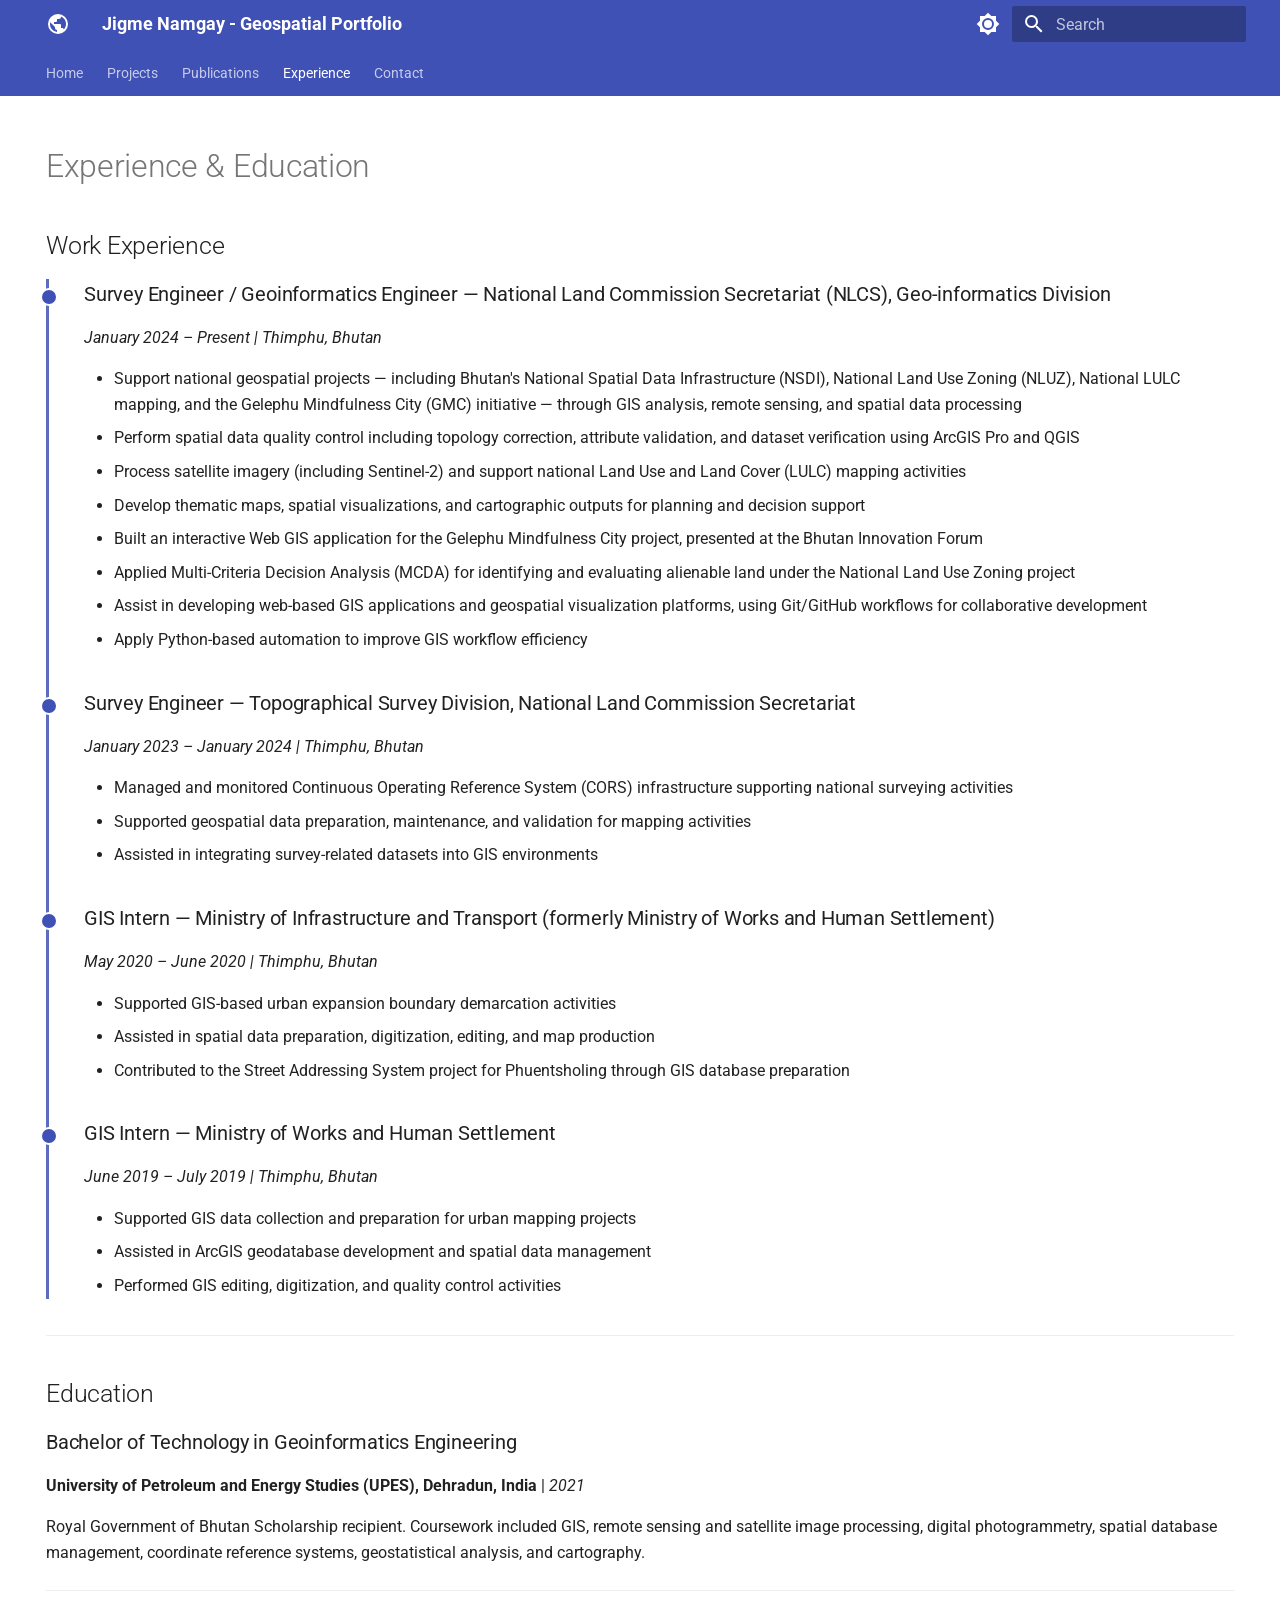
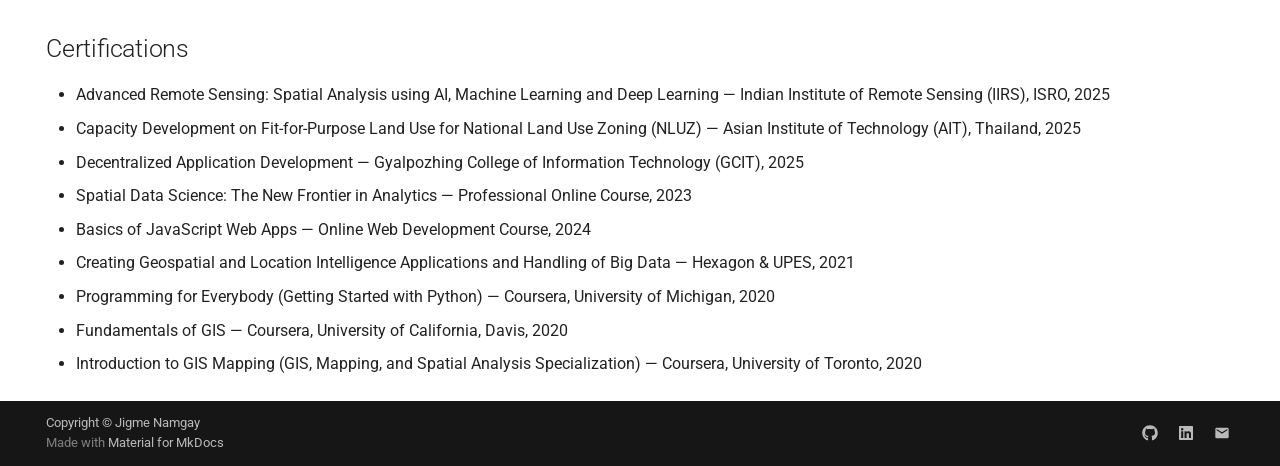
<file: experience/index.html>
<!doctype html>
<html lang="en" class="no-js">
  <head>
    
      <meta charset="utf-8">
      <meta name="viewport" content="width=device-width,initial-scale=1">
      
        <meta name="description" content="Portfolio of Jigme Namgay — GIS, Remote Sensing, and Spatial Data Science">
      
      
        <meta name="author" content="Jigme Namgay">
      
      
        <link rel="canonical" href="https://jimme09.github.io/experience/">
      
      
        <link rel="prev" href="../publications/">
      
      
        <link rel="next" href="../contact/">
      
      
        
      
      
      <link rel="icon" href="../assets/images/favicon.png">
      <meta name="generator" content="mkdocs-1.6.1, mkdocs-material-9.7.7">
    
    
      
        <title>Experience - Jigme Namgay - Geospatial Portfolio</title>
      
    
    
      <link rel="stylesheet" href="../assets/stylesheets/main.ec1eaa64.min.css">
      
        
        <link rel="stylesheet" href="../assets/stylesheets/palette.ab4e12ef.min.css">
      
      


    
    
      
    
    
      
        
        
        <link rel="preconnect" href="https://fonts.gstatic.com" crossorigin>
        <link rel="stylesheet" href="https://fonts.googleapis.com/css?family=Roboto:300,300i,400,400i,700,700i%7CRoboto+Mono:400,400i,700,700i&display=fallback">
        <style>:root{--md-text-font:"Roboto";--md-code-font:"Roboto Mono"}</style>
      
    
    
      <link rel="stylesheet" href="../assets/css/extra.css">
    
    <script>__md_scope=new URL("..",location),__md_hash=e=>[...e].reduce(((e,_)=>(e<<5)-e+_.charCodeAt(0)),0),__md_get=(e,_=localStorage,t=__md_scope)=>JSON.parse(_.getItem(t.pathname+"."+e)),__md_set=(e,_,t=localStorage,a=__md_scope)=>{try{t.setItem(a.pathname+"."+e,JSON.stringify(_))}catch(e){}}</script>
    
      

    
    
  </head>
  
  
    
    
      
    
    
    
    
    <body dir="ltr" data-md-color-scheme="default" data-md-color-primary="indigo" data-md-color-accent="blue">
  
    
    <input class="md-toggle" data-md-toggle="drawer" type="checkbox" id="__drawer" autocomplete="off">
    <input class="md-toggle" data-md-toggle="search" type="checkbox" id="__search" autocomplete="off">
    <label class="md-overlay" for="__drawer"></label>
    <div data-md-component="skip">
      
        
        <a href="#experience-education" class="md-skip">
          Skip to content
        </a>
      
    </div>
    <div data-md-component="announce">
      
    </div>
    
    
      

<header class="md-header" data-md-component="header">
  <nav class="md-header__inner md-grid" aria-label="Header">
    <a href=".." title="Jigme Namgay - Geospatial Portfolio" class="md-header__button md-logo" aria-label="Jigme Namgay - Geospatial Portfolio" data-md-component="logo">
      
  
  <svg xmlns="http://www.w3.org/2000/svg" viewBox="0 0 24 24"><path d="M17.9 17.39c-.26-.8-1.01-1.39-1.9-1.39h-1v-3a1 1 0 0 0-1-1H8v-2h2a1 1 0 0 0 1-1V7h2a2 2 0 0 0 2-2v-.41a7.984 7.984 0 0 1 2.9 12.8M11 19.93c-3.95-.49-7-3.85-7-7.93 0-.62.08-1.22.21-1.79L9 15v1a2 2 0 0 0 2 2m1-16A10 10 0 0 0 2 12a10 10 0 0 0 10 10 10 10 0 0 0 10-10A10 10 0 0 0 12 2"/></svg>

    </a>
    <label class="md-header__button md-icon" for="__drawer">
      
      <svg xmlns="http://www.w3.org/2000/svg" viewBox="0 0 24 24"><path d="M3 6h18v2H3zm0 5h18v2H3zm0 5h18v2H3z"/></svg>
    </label>
    <div class="md-header__title" data-md-component="header-title">
      <div class="md-header__ellipsis">
        <div class="md-header__topic">
          <span class="md-ellipsis">
            Jigme Namgay - Geospatial Portfolio
          </span>
        </div>
        <div class="md-header__topic" data-md-component="header-topic">
          <span class="md-ellipsis">
            
              Experience
            
          </span>
        </div>
      </div>
    </div>
    
      
        <form class="md-header__option" data-md-component="palette">
  
    
    
    
    <input class="md-option" data-md-color-media="" data-md-color-scheme="default" data-md-color-primary="indigo" data-md-color-accent="blue"  aria-label="Switch to dark mode"  type="radio" name="__palette" id="__palette_0">
    
      <label class="md-header__button md-icon" title="Switch to dark mode" for="__palette_1" hidden>
        <svg xmlns="http://www.w3.org/2000/svg" viewBox="0 0 24 24"><path d="M12 8a4 4 0 0 0-4 4 4 4 0 0 0 4 4 4 4 0 0 0 4-4 4 4 0 0 0-4-4m0 10a6 6 0 0 1-6-6 6 6 0 0 1 6-6 6 6 0 0 1 6 6 6 6 0 0 1-6 6m8-9.31V4h-4.69L12 .69 8.69 4H4v4.69L.69 12 4 15.31V20h4.69L12 23.31 15.31 20H20v-4.69L23.31 12z"/></svg>
      </label>
    
  
    
    
    
    <input class="md-option" data-md-color-media="" data-md-color-scheme="slate" data-md-color-primary="indigo" data-md-color-accent="blue"  aria-label="Switch to light mode"  type="radio" name="__palette" id="__palette_1">
    
      <label class="md-header__button md-icon" title="Switch to light mode" for="__palette_0" hidden>
        <svg xmlns="http://www.w3.org/2000/svg" viewBox="0 0 24 24"><path d="M12 18c-.89 0-1.74-.2-2.5-.55C11.56 16.5 13 14.42 13 12s-1.44-4.5-3.5-5.45C10.26 6.2 11.11 6 12 6a6 6 0 0 1 6 6 6 6 0 0 1-6 6m8-9.31V4h-4.69L12 .69 8.69 4H4v4.69L.69 12 4 15.31V20h4.69L12 23.31 15.31 20H20v-4.69L23.31 12z"/></svg>
      </label>
    
  
</form>
      
    
    
      <script>var palette=__md_get("__palette");if(palette&&palette.color){if("(prefers-color-scheme)"===palette.color.media){var media=matchMedia("(prefers-color-scheme: light)"),input=document.querySelector(media.matches?"[data-md-color-media='(prefers-color-scheme: light)']":"[data-md-color-media='(prefers-color-scheme: dark)']");palette.color.media=input.getAttribute("data-md-color-media"),palette.color.scheme=input.getAttribute("data-md-color-scheme"),palette.color.primary=input.getAttribute("data-md-color-primary"),palette.color.accent=input.getAttribute("data-md-color-accent")}for(var[key,value]of Object.entries(palette.color))document.body.setAttribute("data-md-color-"+key,value)}</script>
    
    
    
      
      
        <label class="md-header__button md-icon" for="__search">
          
          <svg xmlns="http://www.w3.org/2000/svg" viewBox="0 0 24 24"><path d="M9.5 3A6.5 6.5 0 0 1 16 9.5c0 1.61-.59 3.09-1.56 4.23l.27.27h.79l5 5-1.5 1.5-5-5v-.79l-.27-.27A6.52 6.52 0 0 1 9.5 16 6.5 6.5 0 0 1 3 9.5 6.5 6.5 0 0 1 9.5 3m0 2C7 5 5 7 5 9.5S7 14 9.5 14 14 12 14 9.5 12 5 9.5 5"/></svg>
        </label>
        <div class="md-search" data-md-component="search" role="dialog">
  <label class="md-search__overlay" for="__search"></label>
  <div class="md-search__inner" role="search">
    <form class="md-search__form" name="search">
      <input type="text" class="md-search__input" name="query" aria-label="Search" placeholder="Search" autocapitalize="off" autocorrect="off" autocomplete="off" spellcheck="false" data-md-component="search-query" required>
      <label class="md-search__icon md-icon" for="__search">
        
        <svg xmlns="http://www.w3.org/2000/svg" viewBox="0 0 24 24"><path d="M9.5 3A6.5 6.5 0 0 1 16 9.5c0 1.61-.59 3.09-1.56 4.23l.27.27h.79l5 5-1.5 1.5-5-5v-.79l-.27-.27A6.52 6.52 0 0 1 9.5 16 6.5 6.5 0 0 1 3 9.5 6.5 6.5 0 0 1 9.5 3m0 2C7 5 5 7 5 9.5S7 14 9.5 14 14 12 14 9.5 12 5 9.5 5"/></svg>
        
        <svg xmlns="http://www.w3.org/2000/svg" viewBox="0 0 24 24"><path d="M20 11v2H8l5.5 5.5-1.42 1.42L4.16 12l7.92-7.92L13.5 5.5 8 11z"/></svg>
      </label>
      <nav class="md-search__options" aria-label="Search">
        
        <button type="reset" class="md-search__icon md-icon" title="Clear" aria-label="Clear" tabindex="-1">
          
          <svg xmlns="http://www.w3.org/2000/svg" viewBox="0 0 24 24"><path d="M19 6.41 17.59 5 12 10.59 6.41 5 5 6.41 10.59 12 5 17.59 6.41 19 12 13.41 17.59 19 19 17.59 13.41 12z"/></svg>
        </button>
      </nav>
      
    </form>
    <div class="md-search__output">
      <div class="md-search__scrollwrap" tabindex="0" data-md-scrollfix>
        <div class="md-search-result" data-md-component="search-result">
          <div class="md-search-result__meta">
            Initializing search
          </div>
          <ol class="md-search-result__list" role="presentation"></ol>
        </div>
      </div>
    </div>
  </div>
</div>
      
    
    
  </nav>
  
</header>
    
    <div class="md-container" data-md-component="container">
      
      
        
          
            
<nav class="md-tabs" aria-label="Tabs" data-md-component="tabs">
  <div class="md-grid">
    <ul class="md-tabs__list">
      
        
  
  
  
  
    <li class="md-tabs__item">
      <a href=".." class="md-tabs__link">
        
  
  
    
  
  Home

      </a>
    </li>
  

      
        
  
  
  
  
    
    
      <li class="md-tabs__item">
        <a href="../projects/" class="md-tabs__link">
          
  
  
  Projects

        </a>
      </li>
    
  

      
        
  
  
  
  
    <li class="md-tabs__item">
      <a href="../publications/" class="md-tabs__link">
        
  
  
    
  
  Publications

      </a>
    </li>
  

      
        
  
  
  
    
  
  
    <li class="md-tabs__item md-tabs__item--active">
      <a href="./" class="md-tabs__link">
        
  
  
    
  
  Experience

      </a>
    </li>
  

      
        
  
  
  
  
    <li class="md-tabs__item">
      <a href="../contact/" class="md-tabs__link">
        
  
  
    
  
  Contact

      </a>
    </li>
  

      
    </ul>
  </div>
</nav>
          
        
      
      <main class="md-main" data-md-component="main">
        <div class="md-main__inner md-grid">
          
            
              
                
              
              <div class="md-sidebar md-sidebar--primary" data-md-component="sidebar" data-md-type="navigation" hidden>
                <div class="md-sidebar__scrollwrap">
                  <div class="md-sidebar__inner">
                    


  


<nav class="md-nav md-nav--primary md-nav--lifted" aria-label="Navigation" data-md-level="0">
  <label class="md-nav__title" for="__drawer">
    <a href=".." title="Jigme Namgay - Geospatial Portfolio" class="md-nav__button md-logo" aria-label="Jigme Namgay - Geospatial Portfolio" data-md-component="logo">
      
  
  <svg xmlns="http://www.w3.org/2000/svg" viewBox="0 0 24 24"><path d="M17.9 17.39c-.26-.8-1.01-1.39-1.9-1.39h-1v-3a1 1 0 0 0-1-1H8v-2h2a1 1 0 0 0 1-1V7h2a2 2 0 0 0 2-2v-.41a7.984 7.984 0 0 1 2.9 12.8M11 19.93c-3.95-.49-7-3.85-7-7.93 0-.62.08-1.22.21-1.79L9 15v1a2 2 0 0 0 2 2m1-16A10 10 0 0 0 2 12a10 10 0 0 0 10 10 10 10 0 0 0 10-10A10 10 0 0 0 12 2"/></svg>

    </a>
    Jigme Namgay - Geospatial Portfolio
  </label>
  
  <ul class="md-nav__list" data-md-scrollfix>
    
      
      
  
  
  
  
    <li class="md-nav__item">
      <a href=".." class="md-nav__link">
        
  
  
  <span class="md-ellipsis">
    
  
    Home
  

    
  </span>
  
  

      </a>
    </li>
  

    
      
      
  
  
  
  
    
    
    
    
      
      
    
    
    <li class="md-nav__item md-nav__item--nested">
      
        
        
        <input class="md-nav__toggle md-toggle " type="checkbox" id="__nav_2" >
        
          
          <label class="md-nav__link" for="__nav_2" id="__nav_2_label" tabindex="0">
            
  
  
  <span class="md-ellipsis">
    
  
    Projects
  

    
  </span>
  
  

            <span class="md-nav__icon md-icon"></span>
          </label>
        
        <nav class="md-nav" data-md-level="1" aria-labelledby="__nav_2_label" aria-expanded="false">
          <label class="md-nav__title" for="__nav_2">
            <span class="md-nav__icon md-icon"></span>
            
  
    Projects
  

          </label>
          <ul class="md-nav__list" data-md-scrollfix>
            
              
                
  
  
  
  
    <li class="md-nav__item">
      <a href="../projects/" class="md-nav__link">
        
  
  
  <span class="md-ellipsis">
    
  
    All Projects
  

    
  </span>
  
  

      </a>
    </li>
  

              
            
              
                
  
  
  
  
    <li class="md-nav__item">
      <a href="../projects/bhutan-lulc-dashboard/" class="md-nav__link">
        
  
  
  <span class="md-ellipsis">
    
  
    Bhutan Land-Use Explorer
  

    
  </span>
  
  

      </a>
    </li>
  

              
            
              
                
  
  
  
  
    <li class="md-nav__item">
      <a href="../projects/NSDI-project/" class="md-nav__link">
        
  
  
  <span class="md-ellipsis">
    
  
    NSDI Project
  

    
  </span>
  
  

      </a>
    </li>
  

              
            
              
                
  
  
  
  
    <li class="md-nav__item">
      <a href="../projects/alienable-land-mcda/" class="md-nav__link">
        
  
  
  <span class="md-ellipsis">
    
  
    Alienable Land Mapping (MCDA)
  

    
  </span>
  
  

      </a>
    </li>
  

              
            
          </ul>
        </nav>
      
    </li>
  

    
      
      
  
  
  
  
    <li class="md-nav__item">
      <a href="../publications/" class="md-nav__link">
        
  
  
  <span class="md-ellipsis">
    
  
    Publications
  

    
  </span>
  
  

      </a>
    </li>
  

    
      
      
  
  
    
  
  
  
    <li class="md-nav__item md-nav__item--active">
      
      <input class="md-nav__toggle md-toggle" type="checkbox" id="__toc">
      
      
        
      
      
        <label class="md-nav__link md-nav__link--active" for="__toc">
          
  
  
  <span class="md-ellipsis">
    
  
    Experience
  

    
  </span>
  
  

          <span class="md-nav__icon md-icon"></span>
        </label>
      
      <a href="./" class="md-nav__link md-nav__link--active">
        
  
  
  <span class="md-ellipsis">
    
  
    Experience
  

    
  </span>
  
  

      </a>
      
        

<nav class="md-nav md-nav--secondary" aria-label="Table of contents">
  
  
  
    
  
  
    <label class="md-nav__title" for="__toc">
      <span class="md-nav__icon md-icon"></span>
      Table of contents
    </label>
    <ul class="md-nav__list" data-md-component="toc" data-md-scrollfix>
      
        <li class="md-nav__item">
  <a href="#work-experience" class="md-nav__link">
    <span class="md-ellipsis">
      
        Work Experience
      
    </span>
  </a>
  
    <nav class="md-nav" aria-label="Work Experience">
      <ul class="md-nav__list">
        
          <li class="md-nav__item">
  <a href="#survey-engineer-geoinformatics-engineer-national-land-commission-secretariat-nlcs-geo-informatics-division" class="md-nav__link">
    <span class="md-ellipsis">
      
        Survey Engineer / Geoinformatics Engineer — National Land Commission Secretariat (NLCS), Geo-informatics Division
      
    </span>
  </a>
  
</li>
        
          <li class="md-nav__item">
  <a href="#survey-engineer-topographical-survey-division-national-land-commission-secretariat" class="md-nav__link">
    <span class="md-ellipsis">
      
        Survey Engineer — Topographical Survey Division, National Land Commission Secretariat
      
    </span>
  </a>
  
</li>
        
          <li class="md-nav__item">
  <a href="#gis-intern-ministry-of-infrastructure-and-transport-formerly-ministry-of-works-and-human-settlement" class="md-nav__link">
    <span class="md-ellipsis">
      
        GIS Intern — Ministry of Infrastructure and Transport (formerly Ministry of Works and Human Settlement)
      
    </span>
  </a>
  
</li>
        
          <li class="md-nav__item">
  <a href="#gis-intern-ministry-of-works-and-human-settlement" class="md-nav__link">
    <span class="md-ellipsis">
      
        GIS Intern — Ministry of Works and Human Settlement
      
    </span>
  </a>
  
</li>
        
      </ul>
    </nav>
  
</li>
      
        <li class="md-nav__item">
  <a href="#education" class="md-nav__link">
    <span class="md-ellipsis">
      
        Education
      
    </span>
  </a>
  
    <nav class="md-nav" aria-label="Education">
      <ul class="md-nav__list">
        
          <li class="md-nav__item">
  <a href="#bachelor-of-technology-in-geoinformatics-engineering" class="md-nav__link">
    <span class="md-ellipsis">
      
        Bachelor of Technology in Geoinformatics Engineering
      
    </span>
  </a>
  
</li>
        
      </ul>
    </nav>
  
</li>
      
        <li class="md-nav__item">
  <a href="#certifications" class="md-nav__link">
    <span class="md-ellipsis">
      
        Certifications
      
    </span>
  </a>
  
</li>
      
    </ul>
  
</nav>
      
    </li>
  

    
      
      
  
  
  
  
    <li class="md-nav__item">
      <a href="../contact/" class="md-nav__link">
        
  
  
  <span class="md-ellipsis">
    
  
    Contact
  

    
  </span>
  
  

      </a>
    </li>
  

    
  </ul>
</nav>
                  </div>
                </div>
              </div>
            
            
              
                
              
              <div class="md-sidebar md-sidebar--secondary" data-md-component="sidebar" data-md-type="toc" hidden>
                <div class="md-sidebar__scrollwrap">
                  <div class="md-sidebar__inner">
                    

<nav class="md-nav md-nav--secondary" aria-label="Table of contents">
  
  
  
    
  
  
    <label class="md-nav__title" for="__toc">
      <span class="md-nav__icon md-icon"></span>
      Table of contents
    </label>
    <ul class="md-nav__list" data-md-component="toc" data-md-scrollfix>
      
        <li class="md-nav__item">
  <a href="#work-experience" class="md-nav__link">
    <span class="md-ellipsis">
      
        Work Experience
      
    </span>
  </a>
  
    <nav class="md-nav" aria-label="Work Experience">
      <ul class="md-nav__list">
        
          <li class="md-nav__item">
  <a href="#survey-engineer-geoinformatics-engineer-national-land-commission-secretariat-nlcs-geo-informatics-division" class="md-nav__link">
    <span class="md-ellipsis">
      
        Survey Engineer / Geoinformatics Engineer — National Land Commission Secretariat (NLCS), Geo-informatics Division
      
    </span>
  </a>
  
</li>
        
          <li class="md-nav__item">
  <a href="#survey-engineer-topographical-survey-division-national-land-commission-secretariat" class="md-nav__link">
    <span class="md-ellipsis">
      
        Survey Engineer — Topographical Survey Division, National Land Commission Secretariat
      
    </span>
  </a>
  
</li>
        
          <li class="md-nav__item">
  <a href="#gis-intern-ministry-of-infrastructure-and-transport-formerly-ministry-of-works-and-human-settlement" class="md-nav__link">
    <span class="md-ellipsis">
      
        GIS Intern — Ministry of Infrastructure and Transport (formerly Ministry of Works and Human Settlement)
      
    </span>
  </a>
  
</li>
        
          <li class="md-nav__item">
  <a href="#gis-intern-ministry-of-works-and-human-settlement" class="md-nav__link">
    <span class="md-ellipsis">
      
        GIS Intern — Ministry of Works and Human Settlement
      
    </span>
  </a>
  
</li>
        
      </ul>
    </nav>
  
</li>
      
        <li class="md-nav__item">
  <a href="#education" class="md-nav__link">
    <span class="md-ellipsis">
      
        Education
      
    </span>
  </a>
  
    <nav class="md-nav" aria-label="Education">
      <ul class="md-nav__list">
        
          <li class="md-nav__item">
  <a href="#bachelor-of-technology-in-geoinformatics-engineering" class="md-nav__link">
    <span class="md-ellipsis">
      
        Bachelor of Technology in Geoinformatics Engineering
      
    </span>
  </a>
  
</li>
        
      </ul>
    </nav>
  
</li>
      
        <li class="md-nav__item">
  <a href="#certifications" class="md-nav__link">
    <span class="md-ellipsis">
      
        Certifications
      
    </span>
  </a>
  
</li>
      
    </ul>
  
</nav>
                  </div>
                </div>
              </div>
            
          
          
            <div class="md-content" data-md-component="content">
              
              <article class="md-content__inner md-typeset">
                
                  
  




<h1 id="experience-education">Experience &amp; Education</h1>
<h2 id="work-experience">Work Experience</h2>
<div class="timeline">
<div class="timeline-entry">
<h3 id="survey-engineer-geoinformatics-engineer-national-land-commission-secretariat-nlcs-geo-informatics-division">Survey Engineer / Geoinformatics Engineer — National Land Commission Secretariat (NLCS), Geo-informatics Division</h3>
<p><em>January 2024 – Present | Thimphu, Bhutan</em></p>
<ul>
<li>Support national geospatial projects — including Bhutan's National Spatial Data Infrastructure (NSDI), National Land Use Zoning (NLUZ), National LULC mapping, and the Gelephu Mindfulness City (GMC) initiative — through GIS analysis, remote sensing, and spatial data processing</li>
<li>Perform spatial data quality control including topology correction, attribute validation, and dataset verification using ArcGIS Pro and QGIS</li>
<li>Process satellite imagery (including Sentinel-2) and support national Land Use and Land Cover (LULC) mapping activities</li>
<li>Develop thematic maps, spatial visualizations, and cartographic outputs for planning and decision support</li>
<li>Built an interactive Web GIS application for the Gelephu Mindfulness City project, presented at the Bhutan Innovation Forum</li>
<li>Applied Multi-Criteria Decision Analysis (MCDA) for identifying and evaluating alienable land under the National Land Use Zoning project</li>
<li>Assist in developing web-based GIS applications and geospatial visualization platforms, using Git/GitHub workflows for collaborative development</li>
<li>Apply Python-based automation to improve GIS workflow efficiency</li>
</ul>
</div>
<div class="timeline-entry">
<h3 id="survey-engineer-topographical-survey-division-national-land-commission-secretariat">Survey Engineer — Topographical Survey Division, National Land Commission Secretariat</h3>
<p><em>January 2023 – January 2024 | Thimphu, Bhutan</em></p>
<ul>
<li>Managed and monitored Continuous Operating Reference System (CORS) infrastructure supporting national surveying activities</li>
<li>Supported geospatial data preparation, maintenance, and validation for mapping activities</li>
<li>Assisted in integrating survey-related datasets into GIS environments</li>
</ul>
</div>
<div class="timeline-entry">
<h3 id="gis-intern-ministry-of-infrastructure-and-transport-formerly-ministry-of-works-and-human-settlement">GIS Intern — Ministry of Infrastructure and Transport (formerly Ministry of Works and Human Settlement)</h3>
<p><em>May 2020 – June 2020 | Thimphu, Bhutan</em></p>
<ul>
<li>Supported GIS-based urban expansion boundary demarcation activities</li>
<li>Assisted in spatial data preparation, digitization, editing, and map production</li>
<li>Contributed to the Street Addressing System project for Phuentsholing through GIS database preparation</li>
</ul>
</div>
<div class="timeline-entry">
<h3 id="gis-intern-ministry-of-works-and-human-settlement">GIS Intern — Ministry of Works and Human Settlement</h3>
<p><em>June 2019 – July 2019 | Thimphu, Bhutan</em></p>
<ul>
<li>Supported GIS data collection and preparation for urban mapping projects</li>
<li>Assisted in ArcGIS geodatabase development and spatial data management</li>
<li>Performed GIS editing, digitization, and quality control activities</li>
</ul>
</div>
</div>
<hr />
<h2 id="education">Education</h2>
<h3 id="bachelor-of-technology-in-geoinformatics-engineering">Bachelor of Technology in Geoinformatics Engineering</h3>
<p><strong>University of Petroleum and Energy Studies (UPES), Dehradun, India</strong> | <em>2021</em></p>
<p>Royal Government of Bhutan Scholarship recipient. Coursework included GIS, remote sensing and satellite image processing, digital photogrammetry, spatial database management, coordinate reference systems, geostatistical analysis, and cartography.</p>
<hr />
<h2 id="certifications">Certifications</h2>
<ul>
<li>Advanced Remote Sensing: Spatial Analysis using AI, Machine Learning and Deep Learning — Indian Institute of Remote Sensing (IIRS), ISRO, 2025</li>
<li>Capacity Development on Fit-for-Purpose Land Use for National Land Use Zoning (NLUZ) — Asian Institute of Technology (AIT), Thailand, 2025</li>
<li>Decentralized Application Development — Gyalpozhing College of Information Technology (GCIT), 2025</li>
<li>Spatial Data Science: The New Frontier in Analytics — Professional Online Course, 2023</li>
<li>Basics of JavaScript Web Apps — Online Web Development Course, 2024</li>
<li>Creating Geospatial and Location Intelligence Applications and Handling of Big Data — Hexagon &amp; UPES, 2021</li>
<li>Programming for Everybody (Getting Started with Python) — Coursera, University of Michigan, 2020</li>
<li>Fundamentals of GIS — Coursera, University of California, Davis, 2020</li>
<li>Introduction to GIS Mapping (GIS, Mapping, and Spatial Analysis Specialization) — Coursera, University of Toronto, 2020</li>
</ul>







  
  




  



                
              </article>
            </div>
          
          
<script>var target=document.getElementById(location.hash.slice(1));target&&target.name&&(target.checked=target.name.startsWith("__tabbed_"))</script>
        </div>
        
          <button type="button" class="md-top md-icon" data-md-component="top" hidden>
  
  <svg xmlns="http://www.w3.org/2000/svg" viewBox="0 0 24 24"><path d="M13 20h-2V8l-5.5 5.5-1.42-1.42L12 4.16l7.92 7.92-1.42 1.42L13 8z"/></svg>
  Back to top
</button>
        
      </main>
      
        <footer class="md-footer">
  
  <div class="md-footer-meta md-typeset">
    <div class="md-footer-meta__inner md-grid">
      <div class="md-copyright">
  
    <div class="md-copyright__highlight">
      Copyright &copy; Jigme Namgay
    </div>
  
  
    Made with
    <a href="https://squidfunk.github.io/mkdocs-material/" target="_blank" rel="noopener">
      Material for MkDocs
    </a>
  
</div>
      
        
<div class="md-social">
  
    
    
    
    
      
      
    
    <a href="https://github.com/Jimme09" target="_blank" rel="noopener" title="github.com" class="md-social__link">
      <svg xmlns="http://www.w3.org/2000/svg" viewBox="0 0 512 512"><!--! Font Awesome Free 7.1.0 by @fontawesome - https://fontawesome.com License - https://fontawesome.com/license/free (Icons: CC BY 4.0, Fonts: SIL OFL 1.1, Code: MIT License) Copyright 2025 Fonticons, Inc.--><path d="M173.9 397.4c0 2-2.3 3.6-5.2 3.6-3.3.3-5.6-1.3-5.6-3.6 0-2 2.3-3.6 5.2-3.6 3-.3 5.6 1.3 5.6 3.6m-31.1-4.5c-.7 2 1.3 4.3 4.3 4.9 2.6 1 5.6 0 6.2-2s-1.3-4.3-4.3-5.2c-2.6-.7-5.5.3-6.2 2.3m44.2-1.7c-2.9.7-4.9 2.6-4.6 4.9.3 2 2.9 3.3 5.9 2.6 2.9-.7 4.9-2.6 4.6-4.6-.3-1.9-3-3.2-5.9-2.9M252.8 8C114.1 8 8 113.3 8 252c0 110.9 69.8 205.8 169.5 239.2 12.8 2.3 17.3-5.6 17.3-12.1 0-6.2-.3-40.4-.3-61.4 0 0-70 15-84.7-29.8 0 0-11.4-29.1-27.8-36.6 0 0-22.9-15.7 1.6-15.4 0 0 24.9 2 38.6 25.8 21.9 38.6 58.6 27.5 72.9 20.9 2.3-16 8.8-27.1 16-33.7-55.9-6.2-112.3-14.3-112.3-110.5 0-27.5 7.6-41.3 23.6-58.9-2.6-6.5-11.1-33.3 2.6-67.9 20.9-6.5 69 27 69 27 20-5.6 41.5-8.5 62.8-8.5s42.8 2.9 62.8 8.5c0 0 48.1-33.6 69-27 13.7 34.7 5.2 61.4 2.6 67.9 16 17.7 25.8 31.5 25.8 58.9 0 96.5-58.9 104.2-114.8 110.5 9.2 7.9 17 22.9 17 46.4 0 33.7-.3 75.4-.3 83.6 0 6.5 4.6 14.4 17.3 12.1C436.2 457.8 504 362.9 504 252 504 113.3 391.5 8 252.8 8M105.2 352.9c-1.3 1-1 3.3.7 5.2 1.6 1.6 3.9 2.3 5.2 1 1.3-1 1-3.3-.7-5.2-1.6-1.6-3.9-2.3-5.2-1m-10.8-8.1c-.7 1.3.3 2.9 2.3 3.9 1.6 1 3.6.7 4.3-.7.7-1.3-.3-2.9-2.3-3.9-2-.6-3.6-.3-4.3.7m32.4 35.6c-1.6 1.3-1 4.3 1.3 6.2 2.3 2.3 5.2 2.6 6.5 1 1.3-1.3.7-4.3-1.3-6.2-2.2-2.3-5.2-2.6-6.5-1m-11.4-14.7c-1.6 1-1.6 3.6 0 5.9s4.3 3.3 5.6 2.3c1.6-1.3 1.6-3.9 0-6.2-1.4-2.3-4-3.3-5.6-2"/></svg>
    </a>
  
    
    
    
    
      
      
    
    <a href="https://linkedin.com/in/jigme-n" target="_blank" rel="noopener" title="linkedin.com" class="md-social__link">
      <svg xmlns="http://www.w3.org/2000/svg" viewBox="0 0 448 512"><!--! Font Awesome Free 7.1.0 by @fontawesome - https://fontawesome.com License - https://fontawesome.com/license/free (Icons: CC BY 4.0, Fonts: SIL OFL 1.1, Code: MIT License) Copyright 2025 Fonticons, Inc.--><path d="M416 32H31.9C14.3 32 0 46.5 0 64.3v383.4C0 465.5 14.3 480 31.9 480H416c17.6 0 32-14.5 32-32.3V64.3c0-17.8-14.4-32.3-32-32.3M135.4 416H69V202.2h66.5V416zM102.2 96a38.5 38.5 0 1 1 0 77 38.5 38.5 0 1 1 0-77m282.1 320h-66.4V312c0-24.8-.5-56.7-34.5-56.7-34.6 0-39.9 27-39.9 54.9V416h-66.4V202.2h63.7v29.2h.9c8.9-16.8 30.6-34.5 62.9-34.5 67.2 0 79.7 44.3 79.7 101.9z"/></svg>
    </a>
  
    
    
    
    
    <a href="mailto:j.namgay11@gmail.com" target="_blank" rel="noopener" title="" class="md-social__link">
      <svg xmlns="http://www.w3.org/2000/svg" viewBox="0 0 24 24"><path d="m20 8-8 5-8-5V6l8 5 8-5m0-2H4c-1.11 0-2 .89-2 2v12a2 2 0 0 0 2 2h16a2 2 0 0 0 2-2V6a2 2 0 0 0-2-2"/></svg>
    </a>
  
</div>
      
    </div>
  </div>
</footer>
      
    </div>
    <div class="md-dialog" data-md-component="dialog">
      <div class="md-dialog__inner md-typeset"></div>
    </div>
    
    
    
      
      
      <script id="__config" type="application/json">{"annotate": null, "base": "..", "features": ["navigation.tabs", "navigation.top", "content.code.copy"], "search": "../assets/javascripts/workers/search.2c215733.min.js", "tags": null, "translations": {"clipboard.copied": "Copied to clipboard", "clipboard.copy": "Copy to clipboard", "search.result.more.one": "1 more on this page", "search.result.more.other": "# more on this page", "search.result.none": "No matching documents", "search.result.one": "1 matching document", "search.result.other": "# matching documents", "search.result.placeholder": "Type to start searching", "search.result.term.missing": "Missing", "select.version": "Select version"}, "version": null}</script>
    
    
      <script src="../assets/javascripts/bundle.d7400e89.min.js"></script>
      
    
  </body>
</html>
</file>
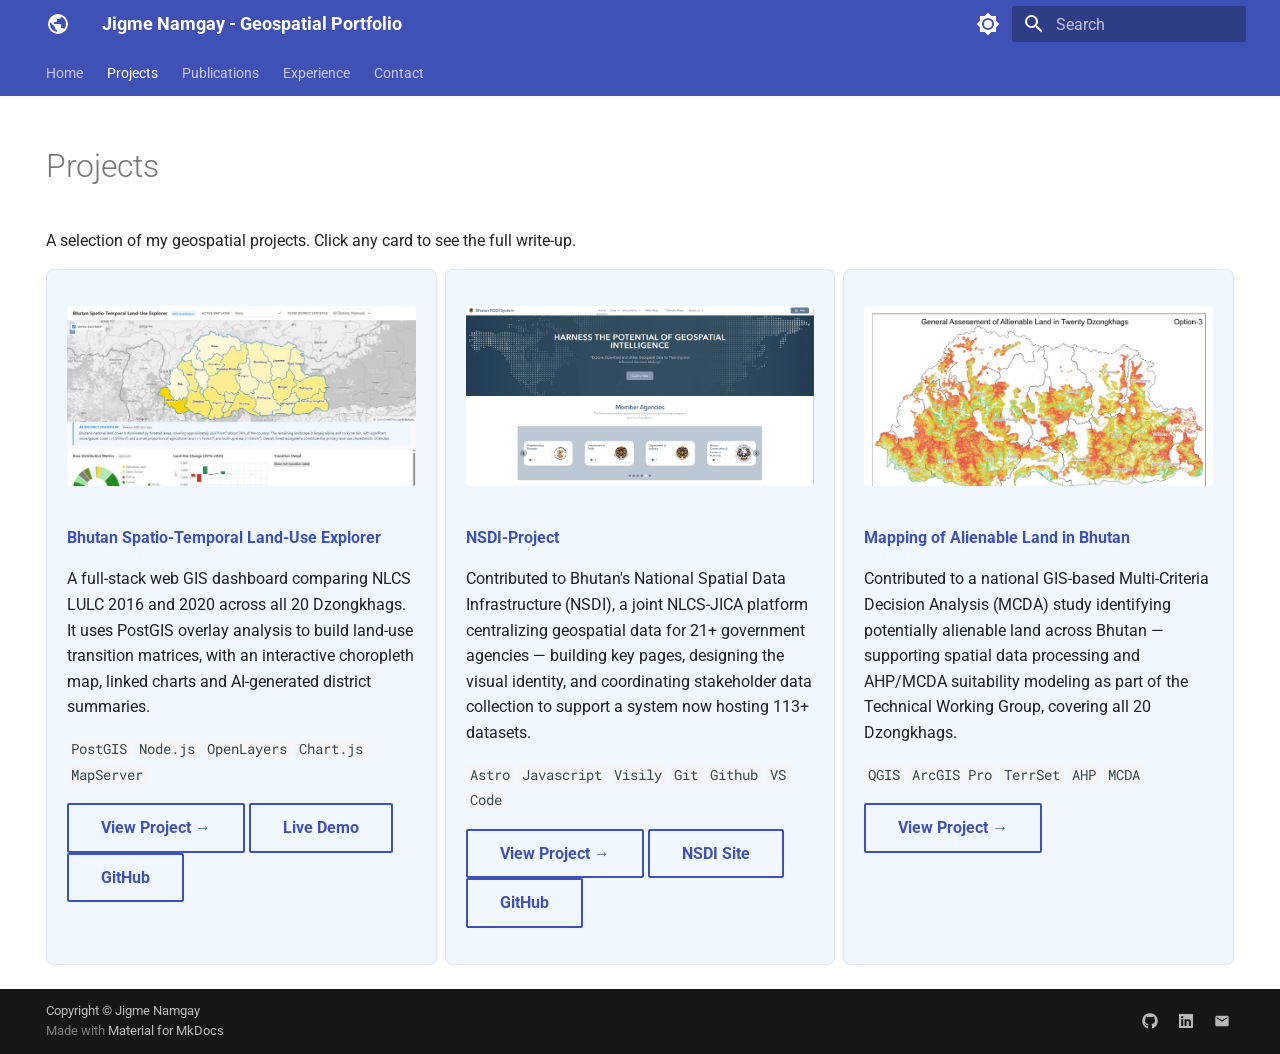
<file: projects/index.html>
<!doctype html>
<html lang="en" class="no-js">
  <head>
    
      <meta charset="utf-8">
      <meta name="viewport" content="width=device-width,initial-scale=1">
      
        <meta name="description" content="Portfolio of Jigme Namgay — GIS, Remote Sensing, and Spatial Data Science">
      
      
        <meta name="author" content="Jigme Namgay">
      
      
        <link rel="canonical" href="https://jimme09.github.io/projects/">
      
      
        <link rel="prev" href="..">
      
      
        <link rel="next" href="bhutan-lulc-dashboard/">
      
      
        
      
      
      <link rel="icon" href="../assets/images/favicon.png">
      <meta name="generator" content="mkdocs-1.6.1, mkdocs-material-9.7.7">
    
    
      
        <title>All Projects - Jigme Namgay - Geospatial Portfolio</title>
      
    
    
      <link rel="stylesheet" href="../assets/stylesheets/main.ec1eaa64.min.css">
      
        
        <link rel="stylesheet" href="../assets/stylesheets/palette.ab4e12ef.min.css">
      
      


    
    
      
    
    
      
        
        
        <link rel="preconnect" href="https://fonts.gstatic.com" crossorigin>
        <link rel="stylesheet" href="https://fonts.googleapis.com/css?family=Roboto:300,300i,400,400i,700,700i%7CRoboto+Mono:400,400i,700,700i&display=fallback">
        <style>:root{--md-text-font:"Roboto";--md-code-font:"Roboto Mono"}</style>
      
    
    
      <link rel="stylesheet" href="../assets/css/extra.css">
    
    <script>__md_scope=new URL("..",location),__md_hash=e=>[...e].reduce(((e,_)=>(e<<5)-e+_.charCodeAt(0)),0),__md_get=(e,_=localStorage,t=__md_scope)=>JSON.parse(_.getItem(t.pathname+"."+e)),__md_set=(e,_,t=localStorage,a=__md_scope)=>{try{t.setItem(a.pathname+"."+e,JSON.stringify(_))}catch(e){}}</script>
    
      

    
    
  </head>
  
  
    
    
      
    
    
    
    
    <body dir="ltr" data-md-color-scheme="default" data-md-color-primary="indigo" data-md-color-accent="blue">
  
    
    <input class="md-toggle" data-md-toggle="drawer" type="checkbox" id="__drawer" autocomplete="off">
    <input class="md-toggle" data-md-toggle="search" type="checkbox" id="__search" autocomplete="off">
    <label class="md-overlay" for="__drawer"></label>
    <div data-md-component="skip">
      
        
        <a href="#projects" class="md-skip">
          Skip to content
        </a>
      
    </div>
    <div data-md-component="announce">
      
    </div>
    
    
      

<header class="md-header" data-md-component="header">
  <nav class="md-header__inner md-grid" aria-label="Header">
    <a href=".." title="Jigme Namgay - Geospatial Portfolio" class="md-header__button md-logo" aria-label="Jigme Namgay - Geospatial Portfolio" data-md-component="logo">
      
  
  <svg xmlns="http://www.w3.org/2000/svg" viewBox="0 0 24 24"><path d="M17.9 17.39c-.26-.8-1.01-1.39-1.9-1.39h-1v-3a1 1 0 0 0-1-1H8v-2h2a1 1 0 0 0 1-1V7h2a2 2 0 0 0 2-2v-.41a7.984 7.984 0 0 1 2.9 12.8M11 19.93c-3.95-.49-7-3.85-7-7.93 0-.62.08-1.22.21-1.79L9 15v1a2 2 0 0 0 2 2m1-16A10 10 0 0 0 2 12a10 10 0 0 0 10 10 10 10 0 0 0 10-10A10 10 0 0 0 12 2"/></svg>

    </a>
    <label class="md-header__button md-icon" for="__drawer">
      
      <svg xmlns="http://www.w3.org/2000/svg" viewBox="0 0 24 24"><path d="M3 6h18v2H3zm0 5h18v2H3zm0 5h18v2H3z"/></svg>
    </label>
    <div class="md-header__title" data-md-component="header-title">
      <div class="md-header__ellipsis">
        <div class="md-header__topic">
          <span class="md-ellipsis">
            Jigme Namgay - Geospatial Portfolio
          </span>
        </div>
        <div class="md-header__topic" data-md-component="header-topic">
          <span class="md-ellipsis">
            
              All Projects
            
          </span>
        </div>
      </div>
    </div>
    
      
        <form class="md-header__option" data-md-component="palette">
  
    
    
    
    <input class="md-option" data-md-color-media="" data-md-color-scheme="default" data-md-color-primary="indigo" data-md-color-accent="blue"  aria-label="Switch to dark mode"  type="radio" name="__palette" id="__palette_0">
    
      <label class="md-header__button md-icon" title="Switch to dark mode" for="__palette_1" hidden>
        <svg xmlns="http://www.w3.org/2000/svg" viewBox="0 0 24 24"><path d="M12 8a4 4 0 0 0-4 4 4 4 0 0 0 4 4 4 4 0 0 0 4-4 4 4 0 0 0-4-4m0 10a6 6 0 0 1-6-6 6 6 0 0 1 6-6 6 6 0 0 1 6 6 6 6 0 0 1-6 6m8-9.31V4h-4.69L12 .69 8.69 4H4v4.69L.69 12 4 15.31V20h4.69L12 23.31 15.31 20H20v-4.69L23.31 12z"/></svg>
      </label>
    
  
    
    
    
    <input class="md-option" data-md-color-media="" data-md-color-scheme="slate" data-md-color-primary="indigo" data-md-color-accent="blue"  aria-label="Switch to light mode"  type="radio" name="__palette" id="__palette_1">
    
      <label class="md-header__button md-icon" title="Switch to light mode" for="__palette_0" hidden>
        <svg xmlns="http://www.w3.org/2000/svg" viewBox="0 0 24 24"><path d="M12 18c-.89 0-1.74-.2-2.5-.55C11.56 16.5 13 14.42 13 12s-1.44-4.5-3.5-5.45C10.26 6.2 11.11 6 12 6a6 6 0 0 1 6 6 6 6 0 0 1-6 6m8-9.31V4h-4.69L12 .69 8.69 4H4v4.69L.69 12 4 15.31V20h4.69L12 23.31 15.31 20H20v-4.69L23.31 12z"/></svg>
      </label>
    
  
</form>
      
    
    
      <script>var palette=__md_get("__palette");if(palette&&palette.color){if("(prefers-color-scheme)"===palette.color.media){var media=matchMedia("(prefers-color-scheme: light)"),input=document.querySelector(media.matches?"[data-md-color-media='(prefers-color-scheme: light)']":"[data-md-color-media='(prefers-color-scheme: dark)']");palette.color.media=input.getAttribute("data-md-color-media"),palette.color.scheme=input.getAttribute("data-md-color-scheme"),palette.color.primary=input.getAttribute("data-md-color-primary"),palette.color.accent=input.getAttribute("data-md-color-accent")}for(var[key,value]of Object.entries(palette.color))document.body.setAttribute("data-md-color-"+key,value)}</script>
    
    
    
      
      
        <label class="md-header__button md-icon" for="__search">
          
          <svg xmlns="http://www.w3.org/2000/svg" viewBox="0 0 24 24"><path d="M9.5 3A6.5 6.5 0 0 1 16 9.5c0 1.61-.59 3.09-1.56 4.23l.27.27h.79l5 5-1.5 1.5-5-5v-.79l-.27-.27A6.52 6.52 0 0 1 9.5 16 6.5 6.5 0 0 1 3 9.5 6.5 6.5 0 0 1 9.5 3m0 2C7 5 5 7 5 9.5S7 14 9.5 14 14 12 14 9.5 12 5 9.5 5"/></svg>
        </label>
        <div class="md-search" data-md-component="search" role="dialog">
  <label class="md-search__overlay" for="__search"></label>
  <div class="md-search__inner" role="search">
    <form class="md-search__form" name="search">
      <input type="text" class="md-search__input" name="query" aria-label="Search" placeholder="Search" autocapitalize="off" autocorrect="off" autocomplete="off" spellcheck="false" data-md-component="search-query" required>
      <label class="md-search__icon md-icon" for="__search">
        
        <svg xmlns="http://www.w3.org/2000/svg" viewBox="0 0 24 24"><path d="M9.5 3A6.5 6.5 0 0 1 16 9.5c0 1.61-.59 3.09-1.56 4.23l.27.27h.79l5 5-1.5 1.5-5-5v-.79l-.27-.27A6.52 6.52 0 0 1 9.5 16 6.5 6.5 0 0 1 3 9.5 6.5 6.5 0 0 1 9.5 3m0 2C7 5 5 7 5 9.5S7 14 9.5 14 14 12 14 9.5 12 5 9.5 5"/></svg>
        
        <svg xmlns="http://www.w3.org/2000/svg" viewBox="0 0 24 24"><path d="M20 11v2H8l5.5 5.5-1.42 1.42L4.16 12l7.92-7.92L13.5 5.5 8 11z"/></svg>
      </label>
      <nav class="md-search__options" aria-label="Search">
        
        <button type="reset" class="md-search__icon md-icon" title="Clear" aria-label="Clear" tabindex="-1">
          
          <svg xmlns="http://www.w3.org/2000/svg" viewBox="0 0 24 24"><path d="M19 6.41 17.59 5 12 10.59 6.41 5 5 6.41 10.59 12 5 17.59 6.41 19 12 13.41 17.59 19 19 17.59 13.41 12z"/></svg>
        </button>
      </nav>
      
    </form>
    <div class="md-search__output">
      <div class="md-search__scrollwrap" tabindex="0" data-md-scrollfix>
        <div class="md-search-result" data-md-component="search-result">
          <div class="md-search-result__meta">
            Initializing search
          </div>
          <ol class="md-search-result__list" role="presentation"></ol>
        </div>
      </div>
    </div>
  </div>
</div>
      
    
    
  </nav>
  
</header>
    
    <div class="md-container" data-md-component="container">
      
      
        
          
            
<nav class="md-tabs" aria-label="Tabs" data-md-component="tabs">
  <div class="md-grid">
    <ul class="md-tabs__list">
      
        
  
  
  
  
    <li class="md-tabs__item">
      <a href=".." class="md-tabs__link">
        
  
  
    
  
  Home

      </a>
    </li>
  

      
        
  
  
  
    
  
  
    
    
      <li class="md-tabs__item md-tabs__item--active">
        <a href="./" class="md-tabs__link">
          
  
  
  Projects

        </a>
      </li>
    
  

      
        
  
  
  
  
    <li class="md-tabs__item">
      <a href="../publications/" class="md-tabs__link">
        
  
  
    
  
  Publications

      </a>
    </li>
  

      
        
  
  
  
  
    <li class="md-tabs__item">
      <a href="../experience/" class="md-tabs__link">
        
  
  
    
  
  Experience

      </a>
    </li>
  

      
        
  
  
  
  
    <li class="md-tabs__item">
      <a href="../contact/" class="md-tabs__link">
        
  
  
    
  
  Contact

      </a>
    </li>
  

      
    </ul>
  </div>
</nav>
          
        
      
      <main class="md-main" data-md-component="main">
        <div class="md-main__inner md-grid">
          
            
              
                
              
              <div class="md-sidebar md-sidebar--primary" data-md-component="sidebar" data-md-type="navigation" hidden>
                <div class="md-sidebar__scrollwrap">
                  <div class="md-sidebar__inner">
                    


  


<nav class="md-nav md-nav--primary md-nav--lifted" aria-label="Navigation" data-md-level="0">
  <label class="md-nav__title" for="__drawer">
    <a href=".." title="Jigme Namgay - Geospatial Portfolio" class="md-nav__button md-logo" aria-label="Jigme Namgay - Geospatial Portfolio" data-md-component="logo">
      
  
  <svg xmlns="http://www.w3.org/2000/svg" viewBox="0 0 24 24"><path d="M17.9 17.39c-.26-.8-1.01-1.39-1.9-1.39h-1v-3a1 1 0 0 0-1-1H8v-2h2a1 1 0 0 0 1-1V7h2a2 2 0 0 0 2-2v-.41a7.984 7.984 0 0 1 2.9 12.8M11 19.93c-3.95-.49-7-3.85-7-7.93 0-.62.08-1.22.21-1.79L9 15v1a2 2 0 0 0 2 2m1-16A10 10 0 0 0 2 12a10 10 0 0 0 10 10 10 10 0 0 0 10-10A10 10 0 0 0 12 2"/></svg>

    </a>
    Jigme Namgay - Geospatial Portfolio
  </label>
  
  <ul class="md-nav__list" data-md-scrollfix>
    
      
      
  
  
  
  
    <li class="md-nav__item">
      <a href=".." class="md-nav__link">
        
  
  
  <span class="md-ellipsis">
    
  
    Home
  

    
  </span>
  
  

      </a>
    </li>
  

    
      
      
  
  
    
  
  
  
    
    
    
    
      
        
        
      
      
    
    
    <li class="md-nav__item md-nav__item--active md-nav__item--section md-nav__item--nested">
      
        
        
        <input class="md-nav__toggle md-toggle " type="checkbox" id="__nav_2" checked>
        
          
          <label class="md-nav__link" for="__nav_2" id="__nav_2_label" tabindex="">
            
  
  
  <span class="md-ellipsis">
    
  
    Projects
  

    
  </span>
  
  

            <span class="md-nav__icon md-icon"></span>
          </label>
        
        <nav class="md-nav" data-md-level="1" aria-labelledby="__nav_2_label" aria-expanded="true">
          <label class="md-nav__title" for="__nav_2">
            <span class="md-nav__icon md-icon"></span>
            
  
    Projects
  

          </label>
          <ul class="md-nav__list" data-md-scrollfix>
            
              
                
  
  
    
  
  
  
    <li class="md-nav__item md-nav__item--active">
      
      <input class="md-nav__toggle md-toggle" type="checkbox" id="__toc">
      
      
        
      
      
      <a href="./" class="md-nav__link md-nav__link--active">
        
  
  
  <span class="md-ellipsis">
    
  
    All Projects
  

    
  </span>
  
  

      </a>
      
    </li>
  

              
            
              
                
  
  
  
  
    <li class="md-nav__item">
      <a href="bhutan-lulc-dashboard/" class="md-nav__link">
        
  
  
  <span class="md-ellipsis">
    
  
    Bhutan Land-Use Explorer
  

    
  </span>
  
  

      </a>
    </li>
  

              
            
              
                
  
  
  
  
    <li class="md-nav__item">
      <a href="NSDI-project/" class="md-nav__link">
        
  
  
  <span class="md-ellipsis">
    
  
    NSDI Project
  

    
  </span>
  
  

      </a>
    </li>
  

              
            
              
                
  
  
  
  
    <li class="md-nav__item">
      <a href="alienable-land-mcda/" class="md-nav__link">
        
  
  
  <span class="md-ellipsis">
    
  
    Alienable Land Mapping (MCDA)
  

    
  </span>
  
  

      </a>
    </li>
  

              
            
          </ul>
        </nav>
      
    </li>
  

    
      
      
  
  
  
  
    <li class="md-nav__item">
      <a href="../publications/" class="md-nav__link">
        
  
  
  <span class="md-ellipsis">
    
  
    Publications
  

    
  </span>
  
  

      </a>
    </li>
  

    
      
      
  
  
  
  
    <li class="md-nav__item">
      <a href="../experience/" class="md-nav__link">
        
  
  
  <span class="md-ellipsis">
    
  
    Experience
  

    
  </span>
  
  

      </a>
    </li>
  

    
      
      
  
  
  
  
    <li class="md-nav__item">
      <a href="../contact/" class="md-nav__link">
        
  
  
  <span class="md-ellipsis">
    
  
    Contact
  

    
  </span>
  
  

      </a>
    </li>
  

    
  </ul>
</nav>
                  </div>
                </div>
              </div>
            
            
              
                
              
              <div class="md-sidebar md-sidebar--secondary" data-md-component="sidebar" data-md-type="toc" hidden>
                <div class="md-sidebar__scrollwrap">
                  <div class="md-sidebar__inner">
                    

<nav class="md-nav md-nav--secondary" aria-label="Table of contents">
  
  
  
    
  
  
</nav>
                  </div>
                </div>
              </div>
            
          
          
            <div class="md-content" data-md-component="content">
              
              <article class="md-content__inner md-typeset">
                
                  
  




<h1 id="projects">Projects</h1>
<p>A selection of my geospatial projects. Click any card to see the full write-up.</p>
<div class="grid">
<div class="project-card">
<p><img alt="" src="../assets/images/bhutan-lulc-dashboard.jpg" /></p>
<p><strong><a href="bhutan-lulc-dashboard/">Bhutan Spatio-Temporal Land-Use Explorer</a></strong></p>
<p>A full-stack web GIS dashboard comparing NLCS LULC 2016 and 2020 across all 20
Dzongkhags. It uses PostGIS overlay analysis to build land-use transition matrices,
with an interactive choropleth map, linked charts and AI-generated district summaries.</p>
<p><code>PostGIS</code> <code>Node.js</code> <code>OpenLayers</code> <code>Chart.js</code> <code>MapServer</code></p>
<p><a class="md-button" href="bhutan-lulc-dashboard/">View Project →</a>
<a class="md-button" href="https://jimme09.github.io/bhutan-landuse-dashboard/">Live Demo</a>
<a class="md-button" href="https://github.com/Jimme09/bhutan-landuse-dashboard">GitHub</a></p>
</div>
<div class="project-card">
<p><img alt="" src="../assets/images/NSDI-project.png" /></p>
<p><strong><a href="NSDI-project/">NSDI-Project</a></strong></p>
<p>Contributed to Bhutan's National Spatial Data Infrastructure (NSDI), a joint NLCS-JICA
platform centralizing geospatial data for 21+ government agencies — building key pages,
designing the visual identity, and coordinating stakeholder data collection to support
a system now hosting 113+ datasets.</p>
<p><code>Astro</code> <code>Javascript</code> <code>Visily</code> <code>Git</code> <code>Github</code> <code>VS Code</code></p>
<p><a class="md-button" href="NSDI-project/">View Project →</a>
<a class="md-button" href="https://nsdi.systems.gov.bt/">NSDI Site</a>
<a class="md-button" href="https://github.com/Jimme09/NSDI-project.git">GitHub</a></p>
</div>
<div class="project-card">
<p><img alt="" src="../assets/images/alienable-land-cover.jpg" /></p>
<p><strong><a href="alienable-land-mcda/">Mapping of Alienable Land in Bhutan</a></strong></p>
<p>Contributed to a national GIS-based Multi-Criteria Decision Analysis (MCDA) study
identifying potentially alienable land across Bhutan — supporting spatial data
processing and AHP/MCDA suitability modeling as part of the Technical Working
Group, covering all 20 Dzongkhags.</p>
<p><code>QGIS</code> <code>ArcGIS Pro</code> <code>TerrSet</code> <code>AHP</code> <code>MCDA</code></p>
<p><a class="md-button" href="alienable-land-mcda/">View Project →</a></p>
</div>
</div>







  
  




  



                
              </article>
            </div>
          
          
<script>var target=document.getElementById(location.hash.slice(1));target&&target.name&&(target.checked=target.name.startsWith("__tabbed_"))</script>
        </div>
        
          <button type="button" class="md-top md-icon" data-md-component="top" hidden>
  
  <svg xmlns="http://www.w3.org/2000/svg" viewBox="0 0 24 24"><path d="M13 20h-2V8l-5.5 5.5-1.42-1.42L12 4.16l7.92 7.92-1.42 1.42L13 8z"/></svg>
  Back to top
</button>
        
      </main>
      
        <footer class="md-footer">
  
  <div class="md-footer-meta md-typeset">
    <div class="md-footer-meta__inner md-grid">
      <div class="md-copyright">
  
    <div class="md-copyright__highlight">
      Copyright &copy; Jigme Namgay
    </div>
  
  
    Made with
    <a href="https://squidfunk.github.io/mkdocs-material/" target="_blank" rel="noopener">
      Material for MkDocs
    </a>
  
</div>
      
        
<div class="md-social">
  
    
    
    
    
      
      
    
    <a href="https://github.com/Jimme09" target="_blank" rel="noopener" title="github.com" class="md-social__link">
      <svg xmlns="http://www.w3.org/2000/svg" viewBox="0 0 512 512"><!--! Font Awesome Free 7.1.0 by @fontawesome - https://fontawesome.com License - https://fontawesome.com/license/free (Icons: CC BY 4.0, Fonts: SIL OFL 1.1, Code: MIT License) Copyright 2025 Fonticons, Inc.--><path d="M173.9 397.4c0 2-2.3 3.6-5.2 3.6-3.3.3-5.6-1.3-5.6-3.6 0-2 2.3-3.6 5.2-3.6 3-.3 5.6 1.3 5.6 3.6m-31.1-4.5c-.7 2 1.3 4.3 4.3 4.9 2.6 1 5.6 0 6.2-2s-1.3-4.3-4.3-5.2c-2.6-.7-5.5.3-6.2 2.3m44.2-1.7c-2.9.7-4.9 2.6-4.6 4.9.3 2 2.9 3.3 5.9 2.6 2.9-.7 4.9-2.6 4.6-4.6-.3-1.9-3-3.2-5.9-2.9M252.8 8C114.1 8 8 113.3 8 252c0 110.9 69.8 205.8 169.5 239.2 12.8 2.3 17.3-5.6 17.3-12.1 0-6.2-.3-40.4-.3-61.4 0 0-70 15-84.7-29.8 0 0-11.4-29.1-27.8-36.6 0 0-22.9-15.7 1.6-15.4 0 0 24.9 2 38.6 25.8 21.9 38.6 58.6 27.5 72.9 20.9 2.3-16 8.8-27.1 16-33.7-55.9-6.2-112.3-14.3-112.3-110.5 0-27.5 7.6-41.3 23.6-58.9-2.6-6.5-11.1-33.3 2.6-67.9 20.9-6.5 69 27 69 27 20-5.6 41.5-8.5 62.8-8.5s42.8 2.9 62.8 8.5c0 0 48.1-33.6 69-27 13.7 34.7 5.2 61.4 2.6 67.9 16 17.7 25.8 31.5 25.8 58.9 0 96.5-58.9 104.2-114.8 110.5 9.2 7.9 17 22.9 17 46.4 0 33.7-.3 75.4-.3 83.6 0 6.5 4.6 14.4 17.3 12.1C436.2 457.8 504 362.9 504 252 504 113.3 391.5 8 252.8 8M105.2 352.9c-1.3 1-1 3.3.7 5.2 1.6 1.6 3.9 2.3 5.2 1 1.3-1 1-3.3-.7-5.2-1.6-1.6-3.9-2.3-5.2-1m-10.8-8.1c-.7 1.3.3 2.9 2.3 3.9 1.6 1 3.6.7 4.3-.7.7-1.3-.3-2.9-2.3-3.9-2-.6-3.6-.3-4.3.7m32.4 35.6c-1.6 1.3-1 4.3 1.3 6.2 2.3 2.3 5.2 2.6 6.5 1 1.3-1.3.7-4.3-1.3-6.2-2.2-2.3-5.2-2.6-6.5-1m-11.4-14.7c-1.6 1-1.6 3.6 0 5.9s4.3 3.3 5.6 2.3c1.6-1.3 1.6-3.9 0-6.2-1.4-2.3-4-3.3-5.6-2"/></svg>
    </a>
  
    
    
    
    
      
      
    
    <a href="https://linkedin.com/in/jigme-n" target="_blank" rel="noopener" title="linkedin.com" class="md-social__link">
      <svg xmlns="http://www.w3.org/2000/svg" viewBox="0 0 448 512"><!--! Font Awesome Free 7.1.0 by @fontawesome - https://fontawesome.com License - https://fontawesome.com/license/free (Icons: CC BY 4.0, Fonts: SIL OFL 1.1, Code: MIT License) Copyright 2025 Fonticons, Inc.--><path d="M416 32H31.9C14.3 32 0 46.5 0 64.3v383.4C0 465.5 14.3 480 31.9 480H416c17.6 0 32-14.5 32-32.3V64.3c0-17.8-14.4-32.3-32-32.3M135.4 416H69V202.2h66.5V416zM102.2 96a38.5 38.5 0 1 1 0 77 38.5 38.5 0 1 1 0-77m282.1 320h-66.4V312c0-24.8-.5-56.7-34.5-56.7-34.6 0-39.9 27-39.9 54.9V416h-66.4V202.2h63.7v29.2h.9c8.9-16.8 30.6-34.5 62.9-34.5 67.2 0 79.7 44.3 79.7 101.9z"/></svg>
    </a>
  
    
    
    
    
    <a href="mailto:j.namgay11@gmail.com" target="_blank" rel="noopener" title="" class="md-social__link">
      <svg xmlns="http://www.w3.org/2000/svg" viewBox="0 0 24 24"><path d="m20 8-8 5-8-5V6l8 5 8-5m0-2H4c-1.11 0-2 .89-2 2v12a2 2 0 0 0 2 2h16a2 2 0 0 0 2-2V6a2 2 0 0 0-2-2"/></svg>
    </a>
  
</div>
      
    </div>
  </div>
</footer>
      
    </div>
    <div class="md-dialog" data-md-component="dialog">
      <div class="md-dialog__inner md-typeset"></div>
    </div>
    
    
    
      
      
      <script id="__config" type="application/json">{"annotate": null, "base": "..", "features": ["navigation.tabs", "navigation.top", "content.code.copy"], "search": "../assets/javascripts/workers/search.2c215733.min.js", "tags": null, "translations": {"clipboard.copied": "Copied to clipboard", "clipboard.copy": "Copy to clipboard", "search.result.more.one": "1 more on this page", "search.result.more.other": "# more on this page", "search.result.none": "No matching documents", "search.result.one": "1 matching document", "search.result.other": "# matching documents", "search.result.placeholder": "Type to start searching", "search.result.term.missing": "Missing", "select.version": "Select version"}, "version": null}</script>
    
    
      <script src="../assets/javascripts/bundle.d7400e89.min.js"></script>
      
    
  </body>
</html>
</file>
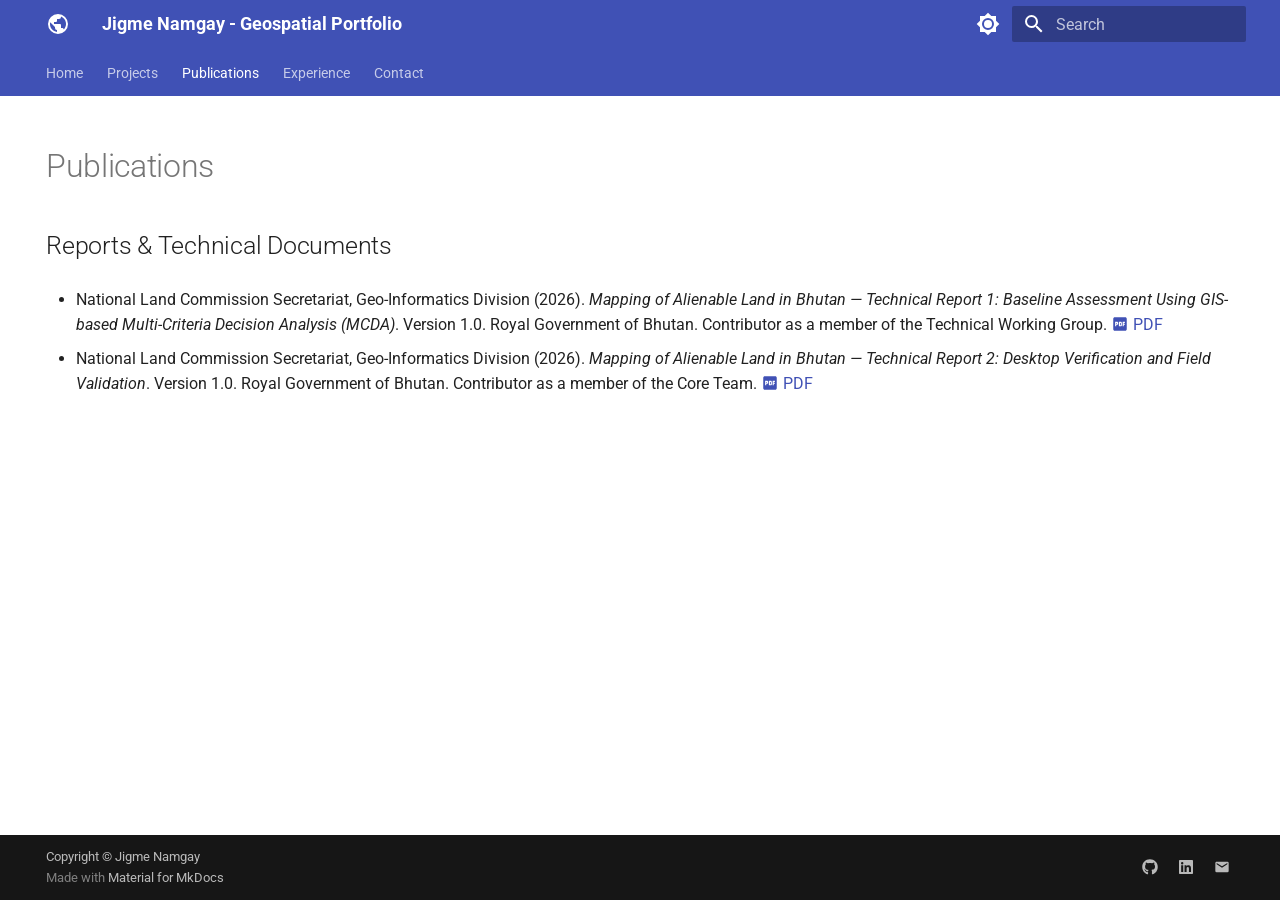
<file: publications/index.html>
<!doctype html>
<html lang="en" class="no-js">
  <head>
    
      <meta charset="utf-8">
      <meta name="viewport" content="width=device-width,initial-scale=1">
      
        <meta name="description" content="Portfolio of Jigme Namgay — GIS, Remote Sensing, and Spatial Data Science">
      
      
        <meta name="author" content="Jigme Namgay">
      
      
        <link rel="canonical" href="https://jimme09.github.io/publications/">
      
      
        <link rel="prev" href="../projects/alienable-land-mcda/">
      
      
        <link rel="next" href="../experience/">
      
      
        
      
      
      <link rel="icon" href="../assets/images/favicon.png">
      <meta name="generator" content="mkdocs-1.6.1, mkdocs-material-9.7.7">
    
    
      
        <title>Publications - Jigme Namgay - Geospatial Portfolio</title>
      
    
    
      <link rel="stylesheet" href="../assets/stylesheets/main.ec1eaa64.min.css">
      
        
        <link rel="stylesheet" href="../assets/stylesheets/palette.ab4e12ef.min.css">
      
      


    
    
      
    
    
      
        
        
        <link rel="preconnect" href="https://fonts.gstatic.com" crossorigin>
        <link rel="stylesheet" href="https://fonts.googleapis.com/css?family=Roboto:300,300i,400,400i,700,700i%7CRoboto+Mono:400,400i,700,700i&display=fallback">
        <style>:root{--md-text-font:"Roboto";--md-code-font:"Roboto Mono"}</style>
      
    
    
      <link rel="stylesheet" href="../assets/css/extra.css">
    
    <script>__md_scope=new URL("..",location),__md_hash=e=>[...e].reduce(((e,_)=>(e<<5)-e+_.charCodeAt(0)),0),__md_get=(e,_=localStorage,t=__md_scope)=>JSON.parse(_.getItem(t.pathname+"."+e)),__md_set=(e,_,t=localStorage,a=__md_scope)=>{try{t.setItem(a.pathname+"."+e,JSON.stringify(_))}catch(e){}}</script>
    
      

    
    
  </head>
  
  
    
    
      
    
    
    
    
    <body dir="ltr" data-md-color-scheme="default" data-md-color-primary="indigo" data-md-color-accent="blue">
  
    
    <input class="md-toggle" data-md-toggle="drawer" type="checkbox" id="__drawer" autocomplete="off">
    <input class="md-toggle" data-md-toggle="search" type="checkbox" id="__search" autocomplete="off">
    <label class="md-overlay" for="__drawer"></label>
    <div data-md-component="skip">
      
        
        <a href="#publications" class="md-skip">
          Skip to content
        </a>
      
    </div>
    <div data-md-component="announce">
      
    </div>
    
    
      

<header class="md-header" data-md-component="header">
  <nav class="md-header__inner md-grid" aria-label="Header">
    <a href=".." title="Jigme Namgay - Geospatial Portfolio" class="md-header__button md-logo" aria-label="Jigme Namgay - Geospatial Portfolio" data-md-component="logo">
      
  
  <svg xmlns="http://www.w3.org/2000/svg" viewBox="0 0 24 24"><path d="M17.9 17.39c-.26-.8-1.01-1.39-1.9-1.39h-1v-3a1 1 0 0 0-1-1H8v-2h2a1 1 0 0 0 1-1V7h2a2 2 0 0 0 2-2v-.41a7.984 7.984 0 0 1 2.9 12.8M11 19.93c-3.95-.49-7-3.85-7-7.93 0-.62.08-1.22.21-1.79L9 15v1a2 2 0 0 0 2 2m1-16A10 10 0 0 0 2 12a10 10 0 0 0 10 10 10 10 0 0 0 10-10A10 10 0 0 0 12 2"/></svg>

    </a>
    <label class="md-header__button md-icon" for="__drawer">
      
      <svg xmlns="http://www.w3.org/2000/svg" viewBox="0 0 24 24"><path d="M3 6h18v2H3zm0 5h18v2H3zm0 5h18v2H3z"/></svg>
    </label>
    <div class="md-header__title" data-md-component="header-title">
      <div class="md-header__ellipsis">
        <div class="md-header__topic">
          <span class="md-ellipsis">
            Jigme Namgay - Geospatial Portfolio
          </span>
        </div>
        <div class="md-header__topic" data-md-component="header-topic">
          <span class="md-ellipsis">
            
              Publications
            
          </span>
        </div>
      </div>
    </div>
    
      
        <form class="md-header__option" data-md-component="palette">
  
    
    
    
    <input class="md-option" data-md-color-media="" data-md-color-scheme="default" data-md-color-primary="indigo" data-md-color-accent="blue"  aria-label="Switch to dark mode"  type="radio" name="__palette" id="__palette_0">
    
      <label class="md-header__button md-icon" title="Switch to dark mode" for="__palette_1" hidden>
        <svg xmlns="http://www.w3.org/2000/svg" viewBox="0 0 24 24"><path d="M12 8a4 4 0 0 0-4 4 4 4 0 0 0 4 4 4 4 0 0 0 4-4 4 4 0 0 0-4-4m0 10a6 6 0 0 1-6-6 6 6 0 0 1 6-6 6 6 0 0 1 6 6 6 6 0 0 1-6 6m8-9.31V4h-4.69L12 .69 8.69 4H4v4.69L.69 12 4 15.31V20h4.69L12 23.31 15.31 20H20v-4.69L23.31 12z"/></svg>
      </label>
    
  
    
    
    
    <input class="md-option" data-md-color-media="" data-md-color-scheme="slate" data-md-color-primary="indigo" data-md-color-accent="blue"  aria-label="Switch to light mode"  type="radio" name="__palette" id="__palette_1">
    
      <label class="md-header__button md-icon" title="Switch to light mode" for="__palette_0" hidden>
        <svg xmlns="http://www.w3.org/2000/svg" viewBox="0 0 24 24"><path d="M12 18c-.89 0-1.74-.2-2.5-.55C11.56 16.5 13 14.42 13 12s-1.44-4.5-3.5-5.45C10.26 6.2 11.11 6 12 6a6 6 0 0 1 6 6 6 6 0 0 1-6 6m8-9.31V4h-4.69L12 .69 8.69 4H4v4.69L.69 12 4 15.31V20h4.69L12 23.31 15.31 20H20v-4.69L23.31 12z"/></svg>
      </label>
    
  
</form>
      
    
    
      <script>var palette=__md_get("__palette");if(palette&&palette.color){if("(prefers-color-scheme)"===palette.color.media){var media=matchMedia("(prefers-color-scheme: light)"),input=document.querySelector(media.matches?"[data-md-color-media='(prefers-color-scheme: light)']":"[data-md-color-media='(prefers-color-scheme: dark)']");palette.color.media=input.getAttribute("data-md-color-media"),palette.color.scheme=input.getAttribute("data-md-color-scheme"),palette.color.primary=input.getAttribute("data-md-color-primary"),palette.color.accent=input.getAttribute("data-md-color-accent")}for(var[key,value]of Object.entries(palette.color))document.body.setAttribute("data-md-color-"+key,value)}</script>
    
    
    
      
      
        <label class="md-header__button md-icon" for="__search">
          
          <svg xmlns="http://www.w3.org/2000/svg" viewBox="0 0 24 24"><path d="M9.5 3A6.5 6.5 0 0 1 16 9.5c0 1.61-.59 3.09-1.56 4.23l.27.27h.79l5 5-1.5 1.5-5-5v-.79l-.27-.27A6.52 6.52 0 0 1 9.5 16 6.5 6.5 0 0 1 3 9.5 6.5 6.5 0 0 1 9.5 3m0 2C7 5 5 7 5 9.5S7 14 9.5 14 14 12 14 9.5 12 5 9.5 5"/></svg>
        </label>
        <div class="md-search" data-md-component="search" role="dialog">
  <label class="md-search__overlay" for="__search"></label>
  <div class="md-search__inner" role="search">
    <form class="md-search__form" name="search">
      <input type="text" class="md-search__input" name="query" aria-label="Search" placeholder="Search" autocapitalize="off" autocorrect="off" autocomplete="off" spellcheck="false" data-md-component="search-query" required>
      <label class="md-search__icon md-icon" for="__search">
        
        <svg xmlns="http://www.w3.org/2000/svg" viewBox="0 0 24 24"><path d="M9.5 3A6.5 6.5 0 0 1 16 9.5c0 1.61-.59 3.09-1.56 4.23l.27.27h.79l5 5-1.5 1.5-5-5v-.79l-.27-.27A6.52 6.52 0 0 1 9.5 16 6.5 6.5 0 0 1 3 9.5 6.5 6.5 0 0 1 9.5 3m0 2C7 5 5 7 5 9.5S7 14 9.5 14 14 12 14 9.5 12 5 9.5 5"/></svg>
        
        <svg xmlns="http://www.w3.org/2000/svg" viewBox="0 0 24 24"><path d="M20 11v2H8l5.5 5.5-1.42 1.42L4.16 12l7.92-7.92L13.5 5.5 8 11z"/></svg>
      </label>
      <nav class="md-search__options" aria-label="Search">
        
        <button type="reset" class="md-search__icon md-icon" title="Clear" aria-label="Clear" tabindex="-1">
          
          <svg xmlns="http://www.w3.org/2000/svg" viewBox="0 0 24 24"><path d="M19 6.41 17.59 5 12 10.59 6.41 5 5 6.41 10.59 12 5 17.59 6.41 19 12 13.41 17.59 19 19 17.59 13.41 12z"/></svg>
        </button>
      </nav>
      
    </form>
    <div class="md-search__output">
      <div class="md-search__scrollwrap" tabindex="0" data-md-scrollfix>
        <div class="md-search-result" data-md-component="search-result">
          <div class="md-search-result__meta">
            Initializing search
          </div>
          <ol class="md-search-result__list" role="presentation"></ol>
        </div>
      </div>
    </div>
  </div>
</div>
      
    
    
  </nav>
  
</header>
    
    <div class="md-container" data-md-component="container">
      
      
        
          
            
<nav class="md-tabs" aria-label="Tabs" data-md-component="tabs">
  <div class="md-grid">
    <ul class="md-tabs__list">
      
        
  
  
  
  
    <li class="md-tabs__item">
      <a href=".." class="md-tabs__link">
        
  
  
    
  
  Home

      </a>
    </li>
  

      
        
  
  
  
  
    
    
      <li class="md-tabs__item">
        <a href="../projects/" class="md-tabs__link">
          
  
  
  Projects

        </a>
      </li>
    
  

      
        
  
  
  
    
  
  
    <li class="md-tabs__item md-tabs__item--active">
      <a href="./" class="md-tabs__link">
        
  
  
    
  
  Publications

      </a>
    </li>
  

      
        
  
  
  
  
    <li class="md-tabs__item">
      <a href="../experience/" class="md-tabs__link">
        
  
  
    
  
  Experience

      </a>
    </li>
  

      
        
  
  
  
  
    <li class="md-tabs__item">
      <a href="../contact/" class="md-tabs__link">
        
  
  
    
  
  Contact

      </a>
    </li>
  

      
    </ul>
  </div>
</nav>
          
        
      
      <main class="md-main" data-md-component="main">
        <div class="md-main__inner md-grid">
          
            
              
                
              
              <div class="md-sidebar md-sidebar--primary" data-md-component="sidebar" data-md-type="navigation" hidden>
                <div class="md-sidebar__scrollwrap">
                  <div class="md-sidebar__inner">
                    


  


<nav class="md-nav md-nav--primary md-nav--lifted" aria-label="Navigation" data-md-level="0">
  <label class="md-nav__title" for="__drawer">
    <a href=".." title="Jigme Namgay - Geospatial Portfolio" class="md-nav__button md-logo" aria-label="Jigme Namgay - Geospatial Portfolio" data-md-component="logo">
      
  
  <svg xmlns="http://www.w3.org/2000/svg" viewBox="0 0 24 24"><path d="M17.9 17.39c-.26-.8-1.01-1.39-1.9-1.39h-1v-3a1 1 0 0 0-1-1H8v-2h2a1 1 0 0 0 1-1V7h2a2 2 0 0 0 2-2v-.41a7.984 7.984 0 0 1 2.9 12.8M11 19.93c-3.95-.49-7-3.85-7-7.93 0-.62.08-1.22.21-1.79L9 15v1a2 2 0 0 0 2 2m1-16A10 10 0 0 0 2 12a10 10 0 0 0 10 10 10 10 0 0 0 10-10A10 10 0 0 0 12 2"/></svg>

    </a>
    Jigme Namgay - Geospatial Portfolio
  </label>
  
  <ul class="md-nav__list" data-md-scrollfix>
    
      
      
  
  
  
  
    <li class="md-nav__item">
      <a href=".." class="md-nav__link">
        
  
  
  <span class="md-ellipsis">
    
  
    Home
  

    
  </span>
  
  

      </a>
    </li>
  

    
      
      
  
  
  
  
    
    
    
    
      
      
    
    
    <li class="md-nav__item md-nav__item--nested">
      
        
        
        <input class="md-nav__toggle md-toggle " type="checkbox" id="__nav_2" >
        
          
          <label class="md-nav__link" for="__nav_2" id="__nav_2_label" tabindex="0">
            
  
  
  <span class="md-ellipsis">
    
  
    Projects
  

    
  </span>
  
  

            <span class="md-nav__icon md-icon"></span>
          </label>
        
        <nav class="md-nav" data-md-level="1" aria-labelledby="__nav_2_label" aria-expanded="false">
          <label class="md-nav__title" for="__nav_2">
            <span class="md-nav__icon md-icon"></span>
            
  
    Projects
  

          </label>
          <ul class="md-nav__list" data-md-scrollfix>
            
              
                
  
  
  
  
    <li class="md-nav__item">
      <a href="../projects/" class="md-nav__link">
        
  
  
  <span class="md-ellipsis">
    
  
    All Projects
  

    
  </span>
  
  

      </a>
    </li>
  

              
            
              
                
  
  
  
  
    <li class="md-nav__item">
      <a href="../projects/bhutan-lulc-dashboard/" class="md-nav__link">
        
  
  
  <span class="md-ellipsis">
    
  
    Bhutan Land-Use Explorer
  

    
  </span>
  
  

      </a>
    </li>
  

              
            
              
                
  
  
  
  
    <li class="md-nav__item">
      <a href="../projects/NSDI-project/" class="md-nav__link">
        
  
  
  <span class="md-ellipsis">
    
  
    NSDI Project
  

    
  </span>
  
  

      </a>
    </li>
  

              
            
              
                
  
  
  
  
    <li class="md-nav__item">
      <a href="../projects/alienable-land-mcda/" class="md-nav__link">
        
  
  
  <span class="md-ellipsis">
    
  
    Alienable Land Mapping (MCDA)
  

    
  </span>
  
  

      </a>
    </li>
  

              
            
          </ul>
        </nav>
      
    </li>
  

    
      
      
  
  
    
  
  
  
    <li class="md-nav__item md-nav__item--active">
      
      <input class="md-nav__toggle md-toggle" type="checkbox" id="__toc">
      
      
        
      
      
        <label class="md-nav__link md-nav__link--active" for="__toc">
          
  
  
  <span class="md-ellipsis">
    
  
    Publications
  

    
  </span>
  
  

          <span class="md-nav__icon md-icon"></span>
        </label>
      
      <a href="./" class="md-nav__link md-nav__link--active">
        
  
  
  <span class="md-ellipsis">
    
  
    Publications
  

    
  </span>
  
  

      </a>
      
        

<nav class="md-nav md-nav--secondary" aria-label="Table of contents">
  
  
  
    
  
  
    <label class="md-nav__title" for="__toc">
      <span class="md-nav__icon md-icon"></span>
      Table of contents
    </label>
    <ul class="md-nav__list" data-md-component="toc" data-md-scrollfix>
      
        <li class="md-nav__item">
  <a href="#reports-technical-documents" class="md-nav__link">
    <span class="md-ellipsis">
      
        Reports &amp; Technical Documents
      
    </span>
  </a>
  
</li>
      
    </ul>
  
</nav>
      
    </li>
  

    
      
      
  
  
  
  
    <li class="md-nav__item">
      <a href="../experience/" class="md-nav__link">
        
  
  
  <span class="md-ellipsis">
    
  
    Experience
  

    
  </span>
  
  

      </a>
    </li>
  

    
      
      
  
  
  
  
    <li class="md-nav__item">
      <a href="../contact/" class="md-nav__link">
        
  
  
  <span class="md-ellipsis">
    
  
    Contact
  

    
  </span>
  
  

      </a>
    </li>
  

    
  </ul>
</nav>
                  </div>
                </div>
              </div>
            
            
              
                
              
              <div class="md-sidebar md-sidebar--secondary" data-md-component="sidebar" data-md-type="toc" hidden>
                <div class="md-sidebar__scrollwrap">
                  <div class="md-sidebar__inner">
                    

<nav class="md-nav md-nav--secondary" aria-label="Table of contents">
  
  
  
    
  
  
    <label class="md-nav__title" for="__toc">
      <span class="md-nav__icon md-icon"></span>
      Table of contents
    </label>
    <ul class="md-nav__list" data-md-component="toc" data-md-scrollfix>
      
        <li class="md-nav__item">
  <a href="#reports-technical-documents" class="md-nav__link">
    <span class="md-ellipsis">
      
        Reports &amp; Technical Documents
      
    </span>
  </a>
  
</li>
      
    </ul>
  
</nav>
                  </div>
                </div>
              </div>
            
          
          
            <div class="md-content" data-md-component="content">
              
              <article class="md-content__inner md-typeset">
                
                  
  




<h1 id="publications">Publications</h1>
<h2 id="reports-technical-documents">Reports &amp; Technical Documents</h2>
<ul>
<li>
<p>National Land Commission Secretariat, Geo-Informatics Division (2026). <em>Mapping of Alienable Land in Bhutan — Technical Report 1: Baseline Assessment Using GIS-based Multi-Criteria Decision Analysis (MCDA)</em>. Version 1.0. Royal Government of Bhutan. Contributor as a member of the Technical Working Group.
  <a href="../assets/Technical-Report-1-Alienable-Land-MCDA.pdf"><span class="twemoji"><svg xmlns="http://www.w3.org/2000/svg" viewBox="0 0 24 24"><path d="M19 3H5c-1.1 0-2 .9-2 2v14c0 1.1.9 2 2 2h14c1.1 0 2-.9 2-2V5c0-1.1-.9-2-2-2m-9.5 8.5c0 .8-.7 1.5-1.5 1.5H7v2H5.5V9H8c.8 0 1.5.7 1.5 1.5zm5 2c0 .8-.7 1.5-1.5 1.5h-2.5V9H13c.8 0 1.5.7 1.5 1.5zm4-3H17v1h1.5V13H17v2h-1.5V9h3zm-6.5 0h1v3h-1zm-5 0h1v1H7z"/></svg></span> PDF</a></p>
</li>
<li>
<p>National Land Commission Secretariat, Geo-Informatics Division (2026). <em>Mapping of Alienable Land in Bhutan — Technical Report 2: Desktop Verification and Field Validation</em>. Version 1.0. Royal Government of Bhutan. Contributor as a member of the Core Team.
  <a href="../assets/Technical-Report-2-Desktop-Verification-Field-Validation.pdf"><span class="twemoji"><svg xmlns="http://www.w3.org/2000/svg" viewBox="0 0 24 24"><path d="M19 3H5c-1.1 0-2 .9-2 2v14c0 1.1.9 2 2 2h14c1.1 0 2-.9 2-2V5c0-1.1-.9-2-2-2m-9.5 8.5c0 .8-.7 1.5-1.5 1.5H7v2H5.5V9H8c.8 0 1.5.7 1.5 1.5zm5 2c0 .8-.7 1.5-1.5 1.5h-2.5V9H13c.8 0 1.5.7 1.5 1.5zm4-3H17v1h1.5V13H17v2h-1.5V9h3zm-6.5 0h1v3h-1zm-5 0h1v1H7z"/></svg></span> PDF</a></p>
</li>
</ul>







  
  




  



                
              </article>
            </div>
          
          
<script>var target=document.getElementById(location.hash.slice(1));target&&target.name&&(target.checked=target.name.startsWith("__tabbed_"))</script>
        </div>
        
          <button type="button" class="md-top md-icon" data-md-component="top" hidden>
  
  <svg xmlns="http://www.w3.org/2000/svg" viewBox="0 0 24 24"><path d="M13 20h-2V8l-5.5 5.5-1.42-1.42L12 4.16l7.92 7.92-1.42 1.42L13 8z"/></svg>
  Back to top
</button>
        
      </main>
      
        <footer class="md-footer">
  
  <div class="md-footer-meta md-typeset">
    <div class="md-footer-meta__inner md-grid">
      <div class="md-copyright">
  
    <div class="md-copyright__highlight">
      Copyright &copy; Jigme Namgay
    </div>
  
  
    Made with
    <a href="https://squidfunk.github.io/mkdocs-material/" target="_blank" rel="noopener">
      Material for MkDocs
    </a>
  
</div>
      
        
<div class="md-social">
  
    
    
    
    
      
      
    
    <a href="https://github.com/Jimme09" target="_blank" rel="noopener" title="github.com" class="md-social__link">
      <svg xmlns="http://www.w3.org/2000/svg" viewBox="0 0 512 512"><!--! Font Awesome Free 7.1.0 by @fontawesome - https://fontawesome.com License - https://fontawesome.com/license/free (Icons: CC BY 4.0, Fonts: SIL OFL 1.1, Code: MIT License) Copyright 2025 Fonticons, Inc.--><path d="M173.9 397.4c0 2-2.3 3.6-5.2 3.6-3.3.3-5.6-1.3-5.6-3.6 0-2 2.3-3.6 5.2-3.6 3-.3 5.6 1.3 5.6 3.6m-31.1-4.5c-.7 2 1.3 4.3 4.3 4.9 2.6 1 5.6 0 6.2-2s-1.3-4.3-4.3-5.2c-2.6-.7-5.5.3-6.2 2.3m44.2-1.7c-2.9.7-4.9 2.6-4.6 4.9.3 2 2.9 3.3 5.9 2.6 2.9-.7 4.9-2.6 4.6-4.6-.3-1.9-3-3.2-5.9-2.9M252.8 8C114.1 8 8 113.3 8 252c0 110.9 69.8 205.8 169.5 239.2 12.8 2.3 17.3-5.6 17.3-12.1 0-6.2-.3-40.4-.3-61.4 0 0-70 15-84.7-29.8 0 0-11.4-29.1-27.8-36.6 0 0-22.9-15.7 1.6-15.4 0 0 24.9 2 38.6 25.8 21.9 38.6 58.6 27.5 72.9 20.9 2.3-16 8.8-27.1 16-33.7-55.9-6.2-112.3-14.3-112.3-110.5 0-27.5 7.6-41.3 23.6-58.9-2.6-6.5-11.1-33.3 2.6-67.9 20.9-6.5 69 27 69 27 20-5.6 41.5-8.5 62.8-8.5s42.8 2.9 62.8 8.5c0 0 48.1-33.6 69-27 13.7 34.7 5.2 61.4 2.6 67.9 16 17.7 25.8 31.5 25.8 58.9 0 96.5-58.9 104.2-114.8 110.5 9.2 7.9 17 22.9 17 46.4 0 33.7-.3 75.4-.3 83.6 0 6.5 4.6 14.4 17.3 12.1C436.2 457.8 504 362.9 504 252 504 113.3 391.5 8 252.8 8M105.2 352.9c-1.3 1-1 3.3.7 5.2 1.6 1.6 3.9 2.3 5.2 1 1.3-1 1-3.3-.7-5.2-1.6-1.6-3.9-2.3-5.2-1m-10.8-8.1c-.7 1.3.3 2.9 2.3 3.9 1.6 1 3.6.7 4.3-.7.7-1.3-.3-2.9-2.3-3.9-2-.6-3.6-.3-4.3.7m32.4 35.6c-1.6 1.3-1 4.3 1.3 6.2 2.3 2.3 5.2 2.6 6.5 1 1.3-1.3.7-4.3-1.3-6.2-2.2-2.3-5.2-2.6-6.5-1m-11.4-14.7c-1.6 1-1.6 3.6 0 5.9s4.3 3.3 5.6 2.3c1.6-1.3 1.6-3.9 0-6.2-1.4-2.3-4-3.3-5.6-2"/></svg>
    </a>
  
    
    
    
    
      
      
    
    <a href="https://linkedin.com/in/jigme-n" target="_blank" rel="noopener" title="linkedin.com" class="md-social__link">
      <svg xmlns="http://www.w3.org/2000/svg" viewBox="0 0 448 512"><!--! Font Awesome Free 7.1.0 by @fontawesome - https://fontawesome.com License - https://fontawesome.com/license/free (Icons: CC BY 4.0, Fonts: SIL OFL 1.1, Code: MIT License) Copyright 2025 Fonticons, Inc.--><path d="M416 32H31.9C14.3 32 0 46.5 0 64.3v383.4C0 465.5 14.3 480 31.9 480H416c17.6 0 32-14.5 32-32.3V64.3c0-17.8-14.4-32.3-32-32.3M135.4 416H69V202.2h66.5V416zM102.2 96a38.5 38.5 0 1 1 0 77 38.5 38.5 0 1 1 0-77m282.1 320h-66.4V312c0-24.8-.5-56.7-34.5-56.7-34.6 0-39.9 27-39.9 54.9V416h-66.4V202.2h63.7v29.2h.9c8.9-16.8 30.6-34.5 62.9-34.5 67.2 0 79.7 44.3 79.7 101.9z"/></svg>
    </a>
  
    
    
    
    
    <a href="mailto:j.namgay11@gmail.com" target="_blank" rel="noopener" title="" class="md-social__link">
      <svg xmlns="http://www.w3.org/2000/svg" viewBox="0 0 24 24"><path d="m20 8-8 5-8-5V6l8 5 8-5m0-2H4c-1.11 0-2 .89-2 2v12a2 2 0 0 0 2 2h16a2 2 0 0 0 2-2V6a2 2 0 0 0-2-2"/></svg>
    </a>
  
</div>
      
    </div>
  </div>
</footer>
      
    </div>
    <div class="md-dialog" data-md-component="dialog">
      <div class="md-dialog__inner md-typeset"></div>
    </div>
    
    
    
      
      
      <script id="__config" type="application/json">{"annotate": null, "base": "..", "features": ["navigation.tabs", "navigation.top", "content.code.copy"], "search": "../assets/javascripts/workers/search.2c215733.min.js", "tags": null, "translations": {"clipboard.copied": "Copied to clipboard", "clipboard.copy": "Copy to clipboard", "search.result.more.one": "1 more on this page", "search.result.more.other": "# more on this page", "search.result.none": "No matching documents", "search.result.one": "1 matching document", "search.result.other": "# matching documents", "search.result.placeholder": "Type to start searching", "search.result.term.missing": "Missing", "select.version": "Select version"}, "version": null}</script>
    
    
      <script src="../assets/javascripts/bundle.d7400e89.min.js"></script>
      
    
  </body>
</html>
</file>
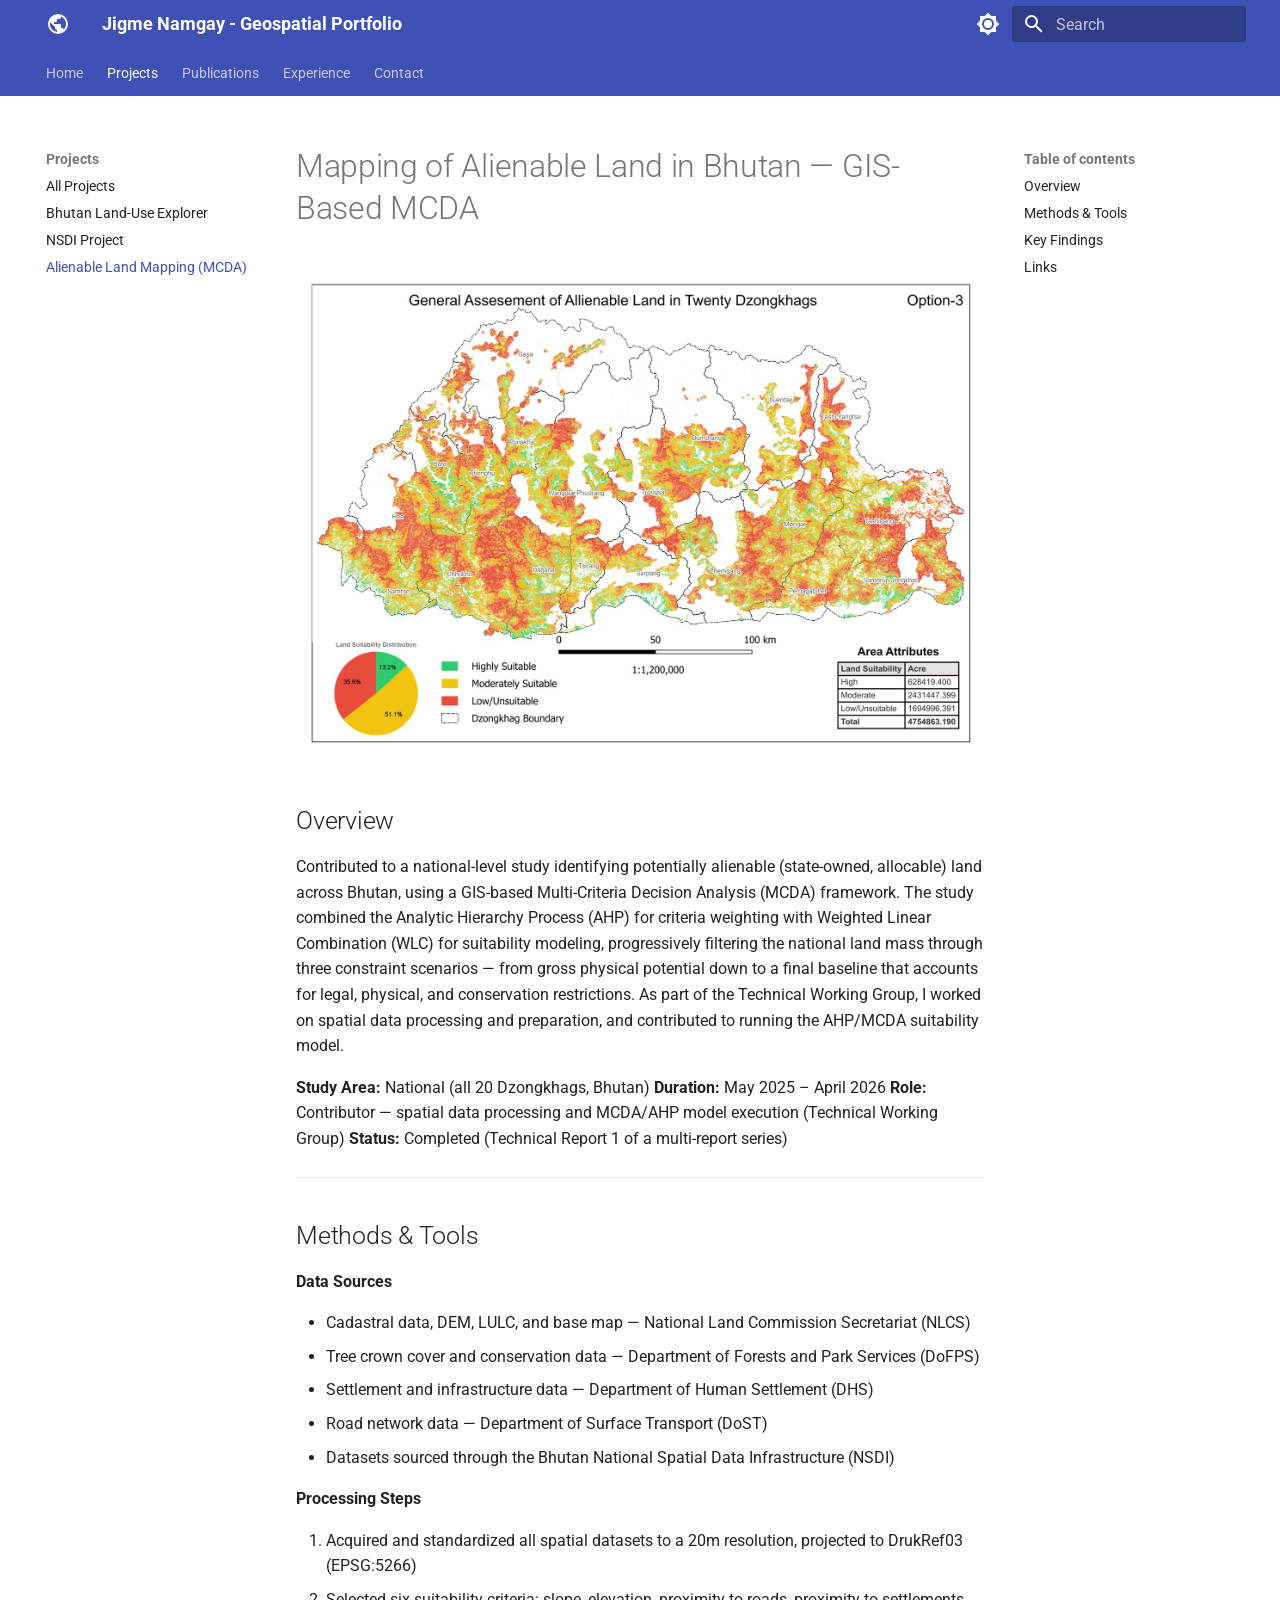
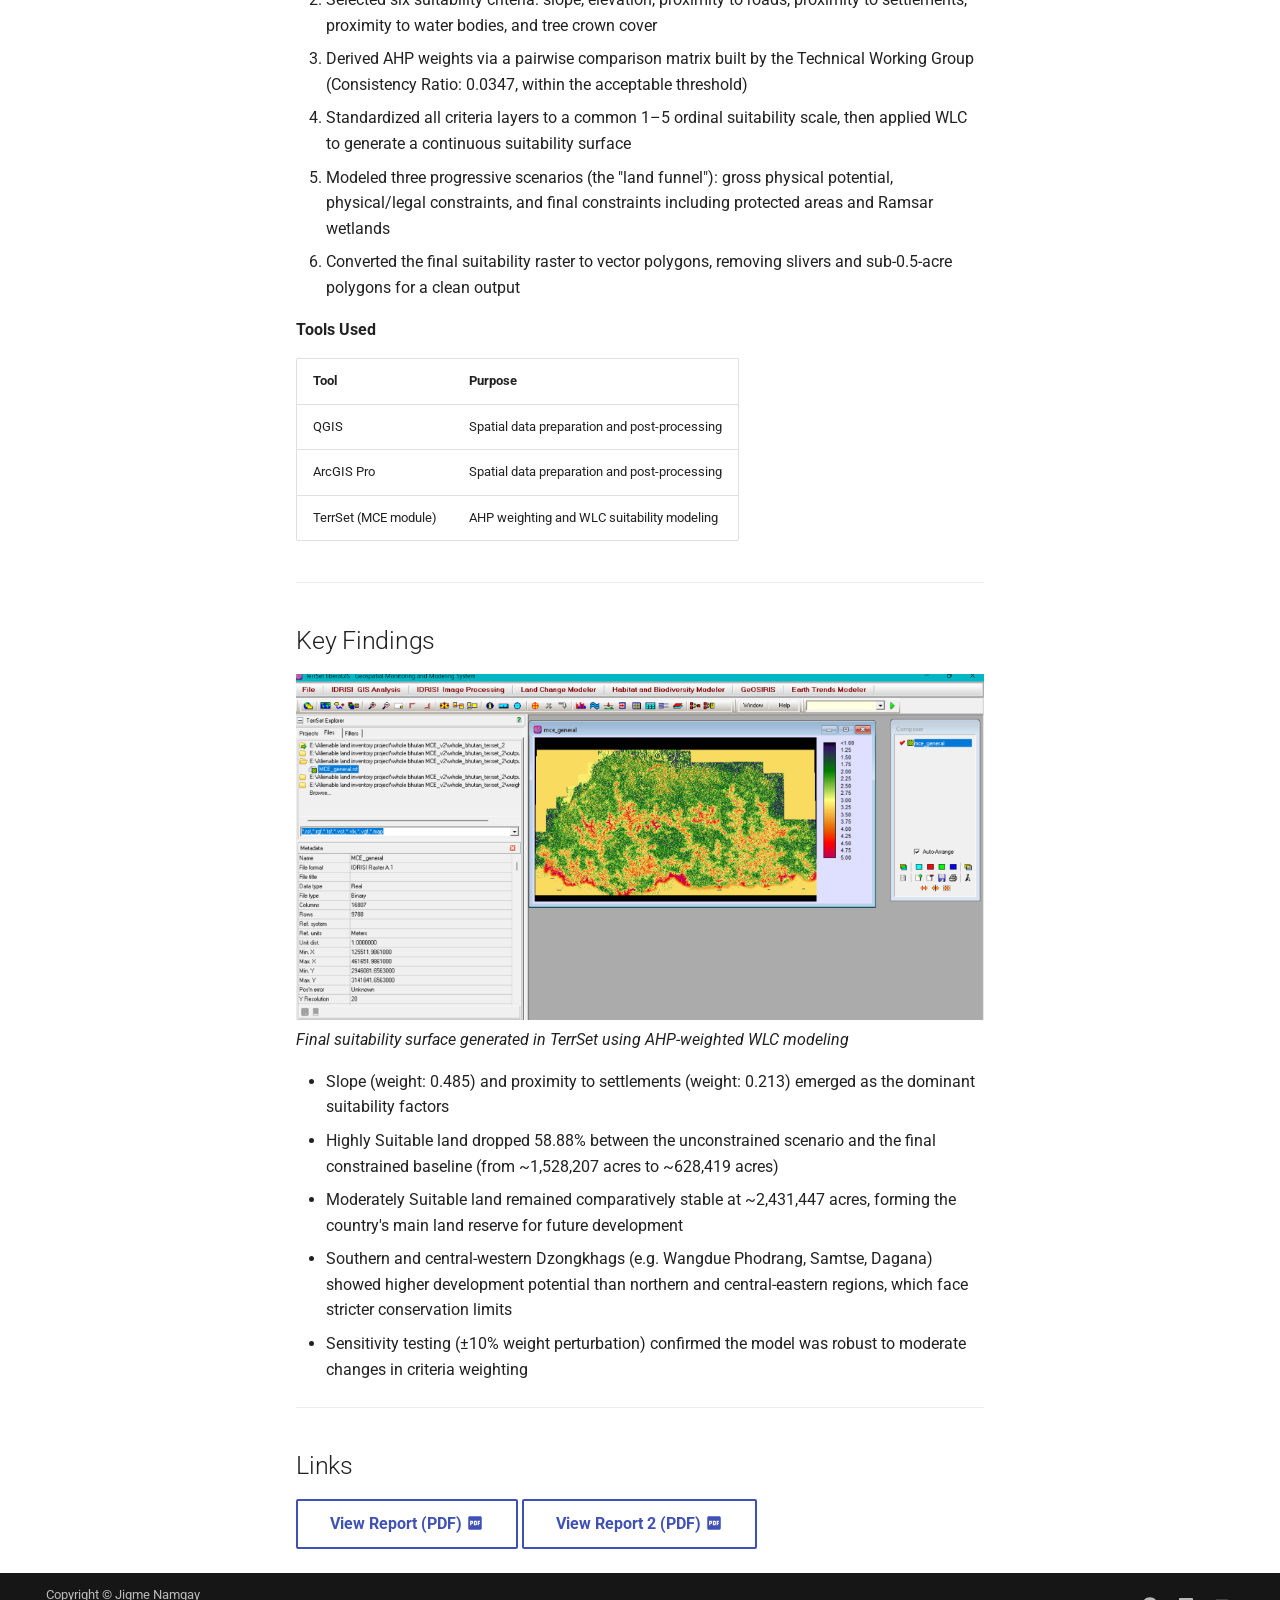
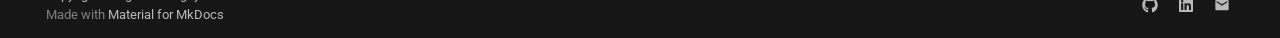
<file: projects/alienable-land-mcda/index.html>
<!doctype html>
<html lang="en" class="no-js">
  <head>
    
      <meta charset="utf-8">
      <meta name="viewport" content="width=device-width,initial-scale=1">
      
        <meta name="description" content="Portfolio of Jigme Namgay — GIS, Remote Sensing, and Spatial Data Science">
      
      
        <meta name="author" content="Jigme Namgay">
      
      
        <link rel="canonical" href="https://jimme09.github.io/projects/alienable-land-mcda/">
      
      
        <link rel="prev" href="../NSDI-project/">
      
      
        <link rel="next" href="../../publications/">
      
      
        
      
      
      <link rel="icon" href="../../assets/images/favicon.png">
      <meta name="generator" content="mkdocs-1.6.1, mkdocs-material-9.7.7">
    
    
      
        <title>Alienable Land Mapping (MCDA) - Jigme Namgay - Geospatial Portfolio</title>
      
    
    
      <link rel="stylesheet" href="../../assets/stylesheets/main.ec1eaa64.min.css">
      
        
        <link rel="stylesheet" href="../../assets/stylesheets/palette.ab4e12ef.min.css">
      
      


    
    
      
    
    
      
        
        
        <link rel="preconnect" href="https://fonts.gstatic.com" crossorigin>
        <link rel="stylesheet" href="https://fonts.googleapis.com/css?family=Roboto:300,300i,400,400i,700,700i%7CRoboto+Mono:400,400i,700,700i&display=fallback">
        <style>:root{--md-text-font:"Roboto";--md-code-font:"Roboto Mono"}</style>
      
    
    
      <link rel="stylesheet" href="../../assets/css/extra.css">
    
    <script>__md_scope=new URL("../..",location),__md_hash=e=>[...e].reduce(((e,_)=>(e<<5)-e+_.charCodeAt(0)),0),__md_get=(e,_=localStorage,t=__md_scope)=>JSON.parse(_.getItem(t.pathname+"."+e)),__md_set=(e,_,t=localStorage,a=__md_scope)=>{try{t.setItem(a.pathname+"."+e,JSON.stringify(_))}catch(e){}}</script>
    
      

    
    
  </head>
  
  
    
    
      
    
    
    
    
    <body dir="ltr" data-md-color-scheme="default" data-md-color-primary="indigo" data-md-color-accent="blue">
  
    
    <input class="md-toggle" data-md-toggle="drawer" type="checkbox" id="__drawer" autocomplete="off">
    <input class="md-toggle" data-md-toggle="search" type="checkbox" id="__search" autocomplete="off">
    <label class="md-overlay" for="__drawer"></label>
    <div data-md-component="skip">
      
        
        <a href="#mapping-of-alienable-land-in-bhutan-gis-based-mcda" class="md-skip">
          Skip to content
        </a>
      
    </div>
    <div data-md-component="announce">
      
    </div>
    
    
      

<header class="md-header" data-md-component="header">
  <nav class="md-header__inner md-grid" aria-label="Header">
    <a href="../.." title="Jigme Namgay - Geospatial Portfolio" class="md-header__button md-logo" aria-label="Jigme Namgay - Geospatial Portfolio" data-md-component="logo">
      
  
  <svg xmlns="http://www.w3.org/2000/svg" viewBox="0 0 24 24"><path d="M17.9 17.39c-.26-.8-1.01-1.39-1.9-1.39h-1v-3a1 1 0 0 0-1-1H8v-2h2a1 1 0 0 0 1-1V7h2a2 2 0 0 0 2-2v-.41a7.984 7.984 0 0 1 2.9 12.8M11 19.93c-3.95-.49-7-3.85-7-7.93 0-.62.08-1.22.21-1.79L9 15v1a2 2 0 0 0 2 2m1-16A10 10 0 0 0 2 12a10 10 0 0 0 10 10 10 10 0 0 0 10-10A10 10 0 0 0 12 2"/></svg>

    </a>
    <label class="md-header__button md-icon" for="__drawer">
      
      <svg xmlns="http://www.w3.org/2000/svg" viewBox="0 0 24 24"><path d="M3 6h18v2H3zm0 5h18v2H3zm0 5h18v2H3z"/></svg>
    </label>
    <div class="md-header__title" data-md-component="header-title">
      <div class="md-header__ellipsis">
        <div class="md-header__topic">
          <span class="md-ellipsis">
            Jigme Namgay - Geospatial Portfolio
          </span>
        </div>
        <div class="md-header__topic" data-md-component="header-topic">
          <span class="md-ellipsis">
            
              Alienable Land Mapping (MCDA)
            
          </span>
        </div>
      </div>
    </div>
    
      
        <form class="md-header__option" data-md-component="palette">
  
    
    
    
    <input class="md-option" data-md-color-media="" data-md-color-scheme="default" data-md-color-primary="indigo" data-md-color-accent="blue"  aria-label="Switch to dark mode"  type="radio" name="__palette" id="__palette_0">
    
      <label class="md-header__button md-icon" title="Switch to dark mode" for="__palette_1" hidden>
        <svg xmlns="http://www.w3.org/2000/svg" viewBox="0 0 24 24"><path d="M12 8a4 4 0 0 0-4 4 4 4 0 0 0 4 4 4 4 0 0 0 4-4 4 4 0 0 0-4-4m0 10a6 6 0 0 1-6-6 6 6 0 0 1 6-6 6 6 0 0 1 6 6 6 6 0 0 1-6 6m8-9.31V4h-4.69L12 .69 8.69 4H4v4.69L.69 12 4 15.31V20h4.69L12 23.31 15.31 20H20v-4.69L23.31 12z"/></svg>
      </label>
    
  
    
    
    
    <input class="md-option" data-md-color-media="" data-md-color-scheme="slate" data-md-color-primary="indigo" data-md-color-accent="blue"  aria-label="Switch to light mode"  type="radio" name="__palette" id="__palette_1">
    
      <label class="md-header__button md-icon" title="Switch to light mode" for="__palette_0" hidden>
        <svg xmlns="http://www.w3.org/2000/svg" viewBox="0 0 24 24"><path d="M12 18c-.89 0-1.74-.2-2.5-.55C11.56 16.5 13 14.42 13 12s-1.44-4.5-3.5-5.45C10.26 6.2 11.11 6 12 6a6 6 0 0 1 6 6 6 6 0 0 1-6 6m8-9.31V4h-4.69L12 .69 8.69 4H4v4.69L.69 12 4 15.31V20h4.69L12 23.31 15.31 20H20v-4.69L23.31 12z"/></svg>
      </label>
    
  
</form>
      
    
    
      <script>var palette=__md_get("__palette");if(palette&&palette.color){if("(prefers-color-scheme)"===palette.color.media){var media=matchMedia("(prefers-color-scheme: light)"),input=document.querySelector(media.matches?"[data-md-color-media='(prefers-color-scheme: light)']":"[data-md-color-media='(prefers-color-scheme: dark)']");palette.color.media=input.getAttribute("data-md-color-media"),palette.color.scheme=input.getAttribute("data-md-color-scheme"),palette.color.primary=input.getAttribute("data-md-color-primary"),palette.color.accent=input.getAttribute("data-md-color-accent")}for(var[key,value]of Object.entries(palette.color))document.body.setAttribute("data-md-color-"+key,value)}</script>
    
    
    
      
      
        <label class="md-header__button md-icon" for="__search">
          
          <svg xmlns="http://www.w3.org/2000/svg" viewBox="0 0 24 24"><path d="M9.5 3A6.5 6.5 0 0 1 16 9.5c0 1.61-.59 3.09-1.56 4.23l.27.27h.79l5 5-1.5 1.5-5-5v-.79l-.27-.27A6.52 6.52 0 0 1 9.5 16 6.5 6.5 0 0 1 3 9.5 6.5 6.5 0 0 1 9.5 3m0 2C7 5 5 7 5 9.5S7 14 9.5 14 14 12 14 9.5 12 5 9.5 5"/></svg>
        </label>
        <div class="md-search" data-md-component="search" role="dialog">
  <label class="md-search__overlay" for="__search"></label>
  <div class="md-search__inner" role="search">
    <form class="md-search__form" name="search">
      <input type="text" class="md-search__input" name="query" aria-label="Search" placeholder="Search" autocapitalize="off" autocorrect="off" autocomplete="off" spellcheck="false" data-md-component="search-query" required>
      <label class="md-search__icon md-icon" for="__search">
        
        <svg xmlns="http://www.w3.org/2000/svg" viewBox="0 0 24 24"><path d="M9.5 3A6.5 6.5 0 0 1 16 9.5c0 1.61-.59 3.09-1.56 4.23l.27.27h.79l5 5-1.5 1.5-5-5v-.79l-.27-.27A6.52 6.52 0 0 1 9.5 16 6.5 6.5 0 0 1 3 9.5 6.5 6.5 0 0 1 9.5 3m0 2C7 5 5 7 5 9.5S7 14 9.5 14 14 12 14 9.5 12 5 9.5 5"/></svg>
        
        <svg xmlns="http://www.w3.org/2000/svg" viewBox="0 0 24 24"><path d="M20 11v2H8l5.5 5.5-1.42 1.42L4.16 12l7.92-7.92L13.5 5.5 8 11z"/></svg>
      </label>
      <nav class="md-search__options" aria-label="Search">
        
        <button type="reset" class="md-search__icon md-icon" title="Clear" aria-label="Clear" tabindex="-1">
          
          <svg xmlns="http://www.w3.org/2000/svg" viewBox="0 0 24 24"><path d="M19 6.41 17.59 5 12 10.59 6.41 5 5 6.41 10.59 12 5 17.59 6.41 19 12 13.41 17.59 19 19 17.59 13.41 12z"/></svg>
        </button>
      </nav>
      
    </form>
    <div class="md-search__output">
      <div class="md-search__scrollwrap" tabindex="0" data-md-scrollfix>
        <div class="md-search-result" data-md-component="search-result">
          <div class="md-search-result__meta">
            Initializing search
          </div>
          <ol class="md-search-result__list" role="presentation"></ol>
        </div>
      </div>
    </div>
  </div>
</div>
      
    
    
  </nav>
  
</header>
    
    <div class="md-container" data-md-component="container">
      
      
        
          
            
<nav class="md-tabs" aria-label="Tabs" data-md-component="tabs">
  <div class="md-grid">
    <ul class="md-tabs__list">
      
        
  
  
  
  
    <li class="md-tabs__item">
      <a href="../.." class="md-tabs__link">
        
  
  
    
  
  Home

      </a>
    </li>
  

      
        
  
  
  
    
  
  
    
    
      <li class="md-tabs__item md-tabs__item--active">
        <a href="../" class="md-tabs__link">
          
  
  
  Projects

        </a>
      </li>
    
  

      
        
  
  
  
  
    <li class="md-tabs__item">
      <a href="../../publications/" class="md-tabs__link">
        
  
  
    
  
  Publications

      </a>
    </li>
  

      
        
  
  
  
  
    <li class="md-tabs__item">
      <a href="../../experience/" class="md-tabs__link">
        
  
  
    
  
  Experience

      </a>
    </li>
  

      
        
  
  
  
  
    <li class="md-tabs__item">
      <a href="../../contact/" class="md-tabs__link">
        
  
  
    
  
  Contact

      </a>
    </li>
  

      
    </ul>
  </div>
</nav>
          
        
      
      <main class="md-main" data-md-component="main">
        <div class="md-main__inner md-grid">
          
            
              
              <div class="md-sidebar md-sidebar--primary" data-md-component="sidebar" data-md-type="navigation" >
                <div class="md-sidebar__scrollwrap">
                  <div class="md-sidebar__inner">
                    


  


<nav class="md-nav md-nav--primary md-nav--lifted" aria-label="Navigation" data-md-level="0">
  <label class="md-nav__title" for="__drawer">
    <a href="../.." title="Jigme Namgay - Geospatial Portfolio" class="md-nav__button md-logo" aria-label="Jigme Namgay - Geospatial Portfolio" data-md-component="logo">
      
  
  <svg xmlns="http://www.w3.org/2000/svg" viewBox="0 0 24 24"><path d="M17.9 17.39c-.26-.8-1.01-1.39-1.9-1.39h-1v-3a1 1 0 0 0-1-1H8v-2h2a1 1 0 0 0 1-1V7h2a2 2 0 0 0 2-2v-.41a7.984 7.984 0 0 1 2.9 12.8M11 19.93c-3.95-.49-7-3.85-7-7.93 0-.62.08-1.22.21-1.79L9 15v1a2 2 0 0 0 2 2m1-16A10 10 0 0 0 2 12a10 10 0 0 0 10 10 10 10 0 0 0 10-10A10 10 0 0 0 12 2"/></svg>

    </a>
    Jigme Namgay - Geospatial Portfolio
  </label>
  
  <ul class="md-nav__list" data-md-scrollfix>
    
      
      
  
  
  
  
    <li class="md-nav__item">
      <a href="../.." class="md-nav__link">
        
  
  
  <span class="md-ellipsis">
    
  
    Home
  

    
  </span>
  
  

      </a>
    </li>
  

    
      
      
  
  
    
  
  
  
    
    
    
    
      
        
        
      
      
    
    
    <li class="md-nav__item md-nav__item--active md-nav__item--section md-nav__item--nested">
      
        
        
        <input class="md-nav__toggle md-toggle " type="checkbox" id="__nav_2" checked>
        
          
          <label class="md-nav__link" for="__nav_2" id="__nav_2_label" tabindex="">
            
  
  
  <span class="md-ellipsis">
    
  
    Projects
  

    
  </span>
  
  

            <span class="md-nav__icon md-icon"></span>
          </label>
        
        <nav class="md-nav" data-md-level="1" aria-labelledby="__nav_2_label" aria-expanded="true">
          <label class="md-nav__title" for="__nav_2">
            <span class="md-nav__icon md-icon"></span>
            
  
    Projects
  

          </label>
          <ul class="md-nav__list" data-md-scrollfix>
            
              
                
  
  
  
  
    <li class="md-nav__item">
      <a href="../" class="md-nav__link">
        
  
  
  <span class="md-ellipsis">
    
  
    All Projects
  

    
  </span>
  
  

      </a>
    </li>
  

              
            
              
                
  
  
  
  
    <li class="md-nav__item">
      <a href="../bhutan-lulc-dashboard/" class="md-nav__link">
        
  
  
  <span class="md-ellipsis">
    
  
    Bhutan Land-Use Explorer
  

    
  </span>
  
  

      </a>
    </li>
  

              
            
              
                
  
  
  
  
    <li class="md-nav__item">
      <a href="../NSDI-project/" class="md-nav__link">
        
  
  
  <span class="md-ellipsis">
    
  
    NSDI Project
  

    
  </span>
  
  

      </a>
    </li>
  

              
            
              
                
  
  
    
  
  
  
    <li class="md-nav__item md-nav__item--active">
      
      <input class="md-nav__toggle md-toggle" type="checkbox" id="__toc">
      
      
        
      
      
        <label class="md-nav__link md-nav__link--active" for="__toc">
          
  
  
  <span class="md-ellipsis">
    
  
    Alienable Land Mapping (MCDA)
  

    
  </span>
  
  

          <span class="md-nav__icon md-icon"></span>
        </label>
      
      <a href="./" class="md-nav__link md-nav__link--active">
        
  
  
  <span class="md-ellipsis">
    
  
    Alienable Land Mapping (MCDA)
  

    
  </span>
  
  

      </a>
      
        

<nav class="md-nav md-nav--secondary" aria-label="Table of contents">
  
  
  
    
  
  
    <label class="md-nav__title" for="__toc">
      <span class="md-nav__icon md-icon"></span>
      Table of contents
    </label>
    <ul class="md-nav__list" data-md-component="toc" data-md-scrollfix>
      
        <li class="md-nav__item">
  <a href="#overview" class="md-nav__link">
    <span class="md-ellipsis">
      
        Overview
      
    </span>
  </a>
  
</li>
      
        <li class="md-nav__item">
  <a href="#methods-tools" class="md-nav__link">
    <span class="md-ellipsis">
      
        Methods &amp; Tools
      
    </span>
  </a>
  
</li>
      
        <li class="md-nav__item">
  <a href="#key-findings" class="md-nav__link">
    <span class="md-ellipsis">
      
        Key Findings
      
    </span>
  </a>
  
</li>
      
        <li class="md-nav__item">
  <a href="#links" class="md-nav__link">
    <span class="md-ellipsis">
      
        Links
      
    </span>
  </a>
  
</li>
      
    </ul>
  
</nav>
      
    </li>
  

              
            
          </ul>
        </nav>
      
    </li>
  

    
      
      
  
  
  
  
    <li class="md-nav__item">
      <a href="../../publications/" class="md-nav__link">
        
  
  
  <span class="md-ellipsis">
    
  
    Publications
  

    
  </span>
  
  

      </a>
    </li>
  

    
      
      
  
  
  
  
    <li class="md-nav__item">
      <a href="../../experience/" class="md-nav__link">
        
  
  
  <span class="md-ellipsis">
    
  
    Experience
  

    
  </span>
  
  

      </a>
    </li>
  

    
      
      
  
  
  
  
    <li class="md-nav__item">
      <a href="../../contact/" class="md-nav__link">
        
  
  
  <span class="md-ellipsis">
    
  
    Contact
  

    
  </span>
  
  

      </a>
    </li>
  

    
  </ul>
</nav>
                  </div>
                </div>
              </div>
            
            
              
              <div class="md-sidebar md-sidebar--secondary" data-md-component="sidebar" data-md-type="toc" >
                <div class="md-sidebar__scrollwrap">
                  <div class="md-sidebar__inner">
                    

<nav class="md-nav md-nav--secondary" aria-label="Table of contents">
  
  
  
    
  
  
    <label class="md-nav__title" for="__toc">
      <span class="md-nav__icon md-icon"></span>
      Table of contents
    </label>
    <ul class="md-nav__list" data-md-component="toc" data-md-scrollfix>
      
        <li class="md-nav__item">
  <a href="#overview" class="md-nav__link">
    <span class="md-ellipsis">
      
        Overview
      
    </span>
  </a>
  
</li>
      
        <li class="md-nav__item">
  <a href="#methods-tools" class="md-nav__link">
    <span class="md-ellipsis">
      
        Methods &amp; Tools
      
    </span>
  </a>
  
</li>
      
        <li class="md-nav__item">
  <a href="#key-findings" class="md-nav__link">
    <span class="md-ellipsis">
      
        Key Findings
      
    </span>
  </a>
  
</li>
      
        <li class="md-nav__item">
  <a href="#links" class="md-nav__link">
    <span class="md-ellipsis">
      
        Links
      
    </span>
  </a>
  
</li>
      
    </ul>
  
</nav>
                  </div>
                </div>
              </div>
            
          
          
            <div class="md-content" data-md-component="content">
              
              <article class="md-content__inner md-typeset">
                
                  



<h1 id="mapping-of-alienable-land-in-bhutan-gis-based-mcda">Mapping of Alienable Land in Bhutan — GIS-Based MCDA</h1>
<p><img alt="Project overview image" src="../../assets/images/alienable-land-cover.jpg" /></p>
<h2 id="overview">Overview</h2>
<p>Contributed to a national-level study identifying potentially alienable (state-owned, allocable) land across Bhutan, using a GIS-based Multi-Criteria Decision Analysis (MCDA) framework. The study combined the Analytic Hierarchy Process (AHP) for criteria weighting with Weighted Linear Combination (WLC) for suitability modeling, progressively filtering the national land mass through three constraint scenarios — from gross physical potential down to a final baseline that accounts for legal, physical, and conservation restrictions. As part of the Technical Working Group, I worked on spatial data processing and preparation, and contributed to running the AHP/MCDA suitability model.</p>
<p><strong>Study Area:</strong> National (all 20 Dzongkhags, Bhutan)
<strong>Duration:</strong> May 2025 – April 2026
<strong>Role:</strong> Contributor — spatial data processing and MCDA/AHP model execution (Technical Working Group)
<strong>Status:</strong> Completed (Technical Report 1 of a multi-report series)</p>
<hr />
<h2 id="methods-tools">Methods &amp; Tools</h2>
<p><strong>Data Sources</strong></p>
<ul>
<li>Cadastral data, DEM, LULC, and base map — National Land Commission Secretariat (NLCS)</li>
<li>Tree crown cover and conservation data — Department of Forests and Park Services (DoFPS)</li>
<li>Settlement and infrastructure data — Department of Human Settlement (DHS)</li>
<li>Road network data — Department of Surface Transport (DoST)</li>
<li>Datasets sourced through the Bhutan National Spatial Data Infrastructure (NSDI)</li>
</ul>
<p><strong>Processing Steps</strong></p>
<ol>
<li>Acquired and standardized all spatial datasets to a 20m resolution, projected to DrukRef03 (EPSG:5266)</li>
<li>Selected six suitability criteria: slope, elevation, proximity to roads, proximity to settlements, proximity to water bodies, and tree crown cover</li>
<li>Derived AHP weights via a pairwise comparison matrix built by the Technical Working Group (Consistency Ratio: 0.0347, within the acceptable threshold)</li>
<li>Standardized all criteria layers to a common 1–5 ordinal suitability scale, then applied WLC to generate a continuous suitability surface</li>
<li>Modeled three progressive scenarios (the "land funnel"): gross physical potential, physical/legal constraints, and final constraints including protected areas and Ramsar wetlands</li>
<li>Converted the final suitability raster to vector polygons, removing slivers and sub-0.5-acre polygons for a clean output</li>
</ol>
<p><strong>Tools Used</strong></p>
<table>
<thead>
<tr>
<th>Tool</th>
<th>Purpose</th>
</tr>
</thead>
<tbody>
<tr>
<td>QGIS</td>
<td>Spatial data preparation and post-processing</td>
</tr>
<tr>
<td>ArcGIS Pro</td>
<td>Spatial data preparation and post-processing</td>
</tr>
<tr>
<td>TerrSet (MCE module)</td>
<td>AHP weighting and WLC suitability modeling</td>
</tr>
</tbody>
</table>
<hr />
<h2 id="key-findings">Key Findings</h2>
<p><img alt="MCDA Suitability Output — TerrSet" src="../../assets/images/alienable-land-mcda-output.png" />
<em>Final suitability surface generated in TerrSet using AHP-weighted WLC modeling</em></p>
<ul>
<li>Slope (weight: 0.485) and proximity to settlements (weight: 0.213) emerged as the dominant suitability factors</li>
<li>Highly Suitable land dropped 58.88% between the unconstrained scenario and the final constrained baseline (from ~1,528,207 acres to ~628,419 acres)</li>
<li>Moderately Suitable land remained comparatively stable at ~2,431,447 acres, forming the country's main land reserve for future development</li>
<li>Southern and central-western Dzongkhags (e.g. Wangdue Phodrang, Samtse, Dagana) showed higher development potential than northern and central-eastern regions, which face stricter conservation limits</li>
<li>Sensitivity testing (±10% weight perturbation) confirmed the model was robust to moderate changes in criteria weighting</li>
</ul>
<hr />
<h2 id="links">Links</h2>
<p><a class="md-button" href="../../assets/Technical-Report-1-Alienable-Land-MCDA.pdf">View Report (PDF) <span class="twemoji"><svg xmlns="http://www.w3.org/2000/svg" viewBox="0 0 24 24"><path d="M19 3H5c-1.1 0-2 .9-2 2v14c0 1.1.9 2 2 2h14c1.1 0 2-.9 2-2V5c0-1.1-.9-2-2-2m-9.5 8.5c0 .8-.7 1.5-1.5 1.5H7v2H5.5V9H8c.8 0 1.5.7 1.5 1.5zm5 2c0 .8-.7 1.5-1.5 1.5h-2.5V9H13c.8 0 1.5.7 1.5 1.5zm4-3H17v1h1.5V13H17v2h-1.5V9h3zm-6.5 0h1v3h-1zm-5 0h1v1H7z"/></svg></span></a>
<a class="md-button" href="../../assets/Technical-Report-2-Desktop-Verification-Field-Validation.pdf">View Report 2 (PDF) <span class="twemoji"><svg xmlns="http://www.w3.org/2000/svg" viewBox="0 0 24 24"><path d="M19 3H5c-1.1 0-2 .9-2 2v14c0 1.1.9 2 2 2h14c1.1 0 2-.9 2-2V5c0-1.1-.9-2-2-2m-9.5 8.5c0 .8-.7 1.5-1.5 1.5H7v2H5.5V9H8c.8 0 1.5.7 1.5 1.5zm5 2c0 .8-.7 1.5-1.5 1.5h-2.5V9H13c.8 0 1.5.7 1.5 1.5zm4-3H17v1h1.5V13H17v2h-1.5V9h3zm-6.5 0h1v3h-1zm-5 0h1v1H7z"/></svg></span></a></p>












                
              </article>
            </div>
          
          
<script>var target=document.getElementById(location.hash.slice(1));target&&target.name&&(target.checked=target.name.startsWith("__tabbed_"))</script>
        </div>
        
          <button type="button" class="md-top md-icon" data-md-component="top" hidden>
  
  <svg xmlns="http://www.w3.org/2000/svg" viewBox="0 0 24 24"><path d="M13 20h-2V8l-5.5 5.5-1.42-1.42L12 4.16l7.92 7.92-1.42 1.42L13 8z"/></svg>
  Back to top
</button>
        
      </main>
      
        <footer class="md-footer">
  
  <div class="md-footer-meta md-typeset">
    <div class="md-footer-meta__inner md-grid">
      <div class="md-copyright">
  
    <div class="md-copyright__highlight">
      Copyright &copy; Jigme Namgay
    </div>
  
  
    Made with
    <a href="https://squidfunk.github.io/mkdocs-material/" target="_blank" rel="noopener">
      Material for MkDocs
    </a>
  
</div>
      
        
<div class="md-social">
  
    
    
    
    
      
      
    
    <a href="https://github.com/Jimme09" target="_blank" rel="noopener" title="github.com" class="md-social__link">
      <svg xmlns="http://www.w3.org/2000/svg" viewBox="0 0 512 512"><!--! Font Awesome Free 7.1.0 by @fontawesome - https://fontawesome.com License - https://fontawesome.com/license/free (Icons: CC BY 4.0, Fonts: SIL OFL 1.1, Code: MIT License) Copyright 2025 Fonticons, Inc.--><path d="M173.9 397.4c0 2-2.3 3.6-5.2 3.6-3.3.3-5.6-1.3-5.6-3.6 0-2 2.3-3.6 5.2-3.6 3-.3 5.6 1.3 5.6 3.6m-31.1-4.5c-.7 2 1.3 4.3 4.3 4.9 2.6 1 5.6 0 6.2-2s-1.3-4.3-4.3-5.2c-2.6-.7-5.5.3-6.2 2.3m44.2-1.7c-2.9.7-4.9 2.6-4.6 4.9.3 2 2.9 3.3 5.9 2.6 2.9-.7 4.9-2.6 4.6-4.6-.3-1.9-3-3.2-5.9-2.9M252.8 8C114.1 8 8 113.3 8 252c0 110.9 69.8 205.8 169.5 239.2 12.8 2.3 17.3-5.6 17.3-12.1 0-6.2-.3-40.4-.3-61.4 0 0-70 15-84.7-29.8 0 0-11.4-29.1-27.8-36.6 0 0-22.9-15.7 1.6-15.4 0 0 24.9 2 38.6 25.8 21.9 38.6 58.6 27.5 72.9 20.9 2.3-16 8.8-27.1 16-33.7-55.9-6.2-112.3-14.3-112.3-110.5 0-27.5 7.6-41.3 23.6-58.9-2.6-6.5-11.1-33.3 2.6-67.9 20.9-6.5 69 27 69 27 20-5.6 41.5-8.5 62.8-8.5s42.8 2.9 62.8 8.5c0 0 48.1-33.6 69-27 13.7 34.7 5.2 61.4 2.6 67.9 16 17.7 25.8 31.5 25.8 58.9 0 96.5-58.9 104.2-114.8 110.5 9.2 7.9 17 22.9 17 46.4 0 33.7-.3 75.4-.3 83.6 0 6.5 4.6 14.4 17.3 12.1C436.2 457.8 504 362.9 504 252 504 113.3 391.5 8 252.8 8M105.2 352.9c-1.3 1-1 3.3.7 5.2 1.6 1.6 3.9 2.3 5.2 1 1.3-1 1-3.3-.7-5.2-1.6-1.6-3.9-2.3-5.2-1m-10.8-8.1c-.7 1.3.3 2.9 2.3 3.9 1.6 1 3.6.7 4.3-.7.7-1.3-.3-2.9-2.3-3.9-2-.6-3.6-.3-4.3.7m32.4 35.6c-1.6 1.3-1 4.3 1.3 6.2 2.3 2.3 5.2 2.6 6.5 1 1.3-1.3.7-4.3-1.3-6.2-2.2-2.3-5.2-2.6-6.5-1m-11.4-14.7c-1.6 1-1.6 3.6 0 5.9s4.3 3.3 5.6 2.3c1.6-1.3 1.6-3.9 0-6.2-1.4-2.3-4-3.3-5.6-2"/></svg>
    </a>
  
    
    
    
    
      
      
    
    <a href="https://linkedin.com/in/jigme-n" target="_blank" rel="noopener" title="linkedin.com" class="md-social__link">
      <svg xmlns="http://www.w3.org/2000/svg" viewBox="0 0 448 512"><!--! Font Awesome Free 7.1.0 by @fontawesome - https://fontawesome.com License - https://fontawesome.com/license/free (Icons: CC BY 4.0, Fonts: SIL OFL 1.1, Code: MIT License) Copyright 2025 Fonticons, Inc.--><path d="M416 32H31.9C14.3 32 0 46.5 0 64.3v383.4C0 465.5 14.3 480 31.9 480H416c17.6 0 32-14.5 32-32.3V64.3c0-17.8-14.4-32.3-32-32.3M135.4 416H69V202.2h66.5V416zM102.2 96a38.5 38.5 0 1 1 0 77 38.5 38.5 0 1 1 0-77m282.1 320h-66.4V312c0-24.8-.5-56.7-34.5-56.7-34.6 0-39.9 27-39.9 54.9V416h-66.4V202.2h63.7v29.2h.9c8.9-16.8 30.6-34.5 62.9-34.5 67.2 0 79.7 44.3 79.7 101.9z"/></svg>
    </a>
  
    
    
    
    
    <a href="mailto:j.namgay11@gmail.com" target="_blank" rel="noopener" title="" class="md-social__link">
      <svg xmlns="http://www.w3.org/2000/svg" viewBox="0 0 24 24"><path d="m20 8-8 5-8-5V6l8 5 8-5m0-2H4c-1.11 0-2 .89-2 2v12a2 2 0 0 0 2 2h16a2 2 0 0 0 2-2V6a2 2 0 0 0-2-2"/></svg>
    </a>
  
</div>
      
    </div>
  </div>
</footer>
      
    </div>
    <div class="md-dialog" data-md-component="dialog">
      <div class="md-dialog__inner md-typeset"></div>
    </div>
    
    
    
      
      
      <script id="__config" type="application/json">{"annotate": null, "base": "../..", "features": ["navigation.tabs", "navigation.top", "content.code.copy"], "search": "../../assets/javascripts/workers/search.2c215733.min.js", "tags": null, "translations": {"clipboard.copied": "Copied to clipboard", "clipboard.copy": "Copy to clipboard", "search.result.more.one": "1 more on this page", "search.result.more.other": "# more on this page", "search.result.none": "No matching documents", "search.result.one": "1 matching document", "search.result.other": "# matching documents", "search.result.placeholder": "Type to start searching", "search.result.term.missing": "Missing", "select.version": "Select version"}, "version": null}</script>
    
    
      <script src="../../assets/javascripts/bundle.d7400e89.min.js"></script>
      
    
  </body>
</html>
</file>
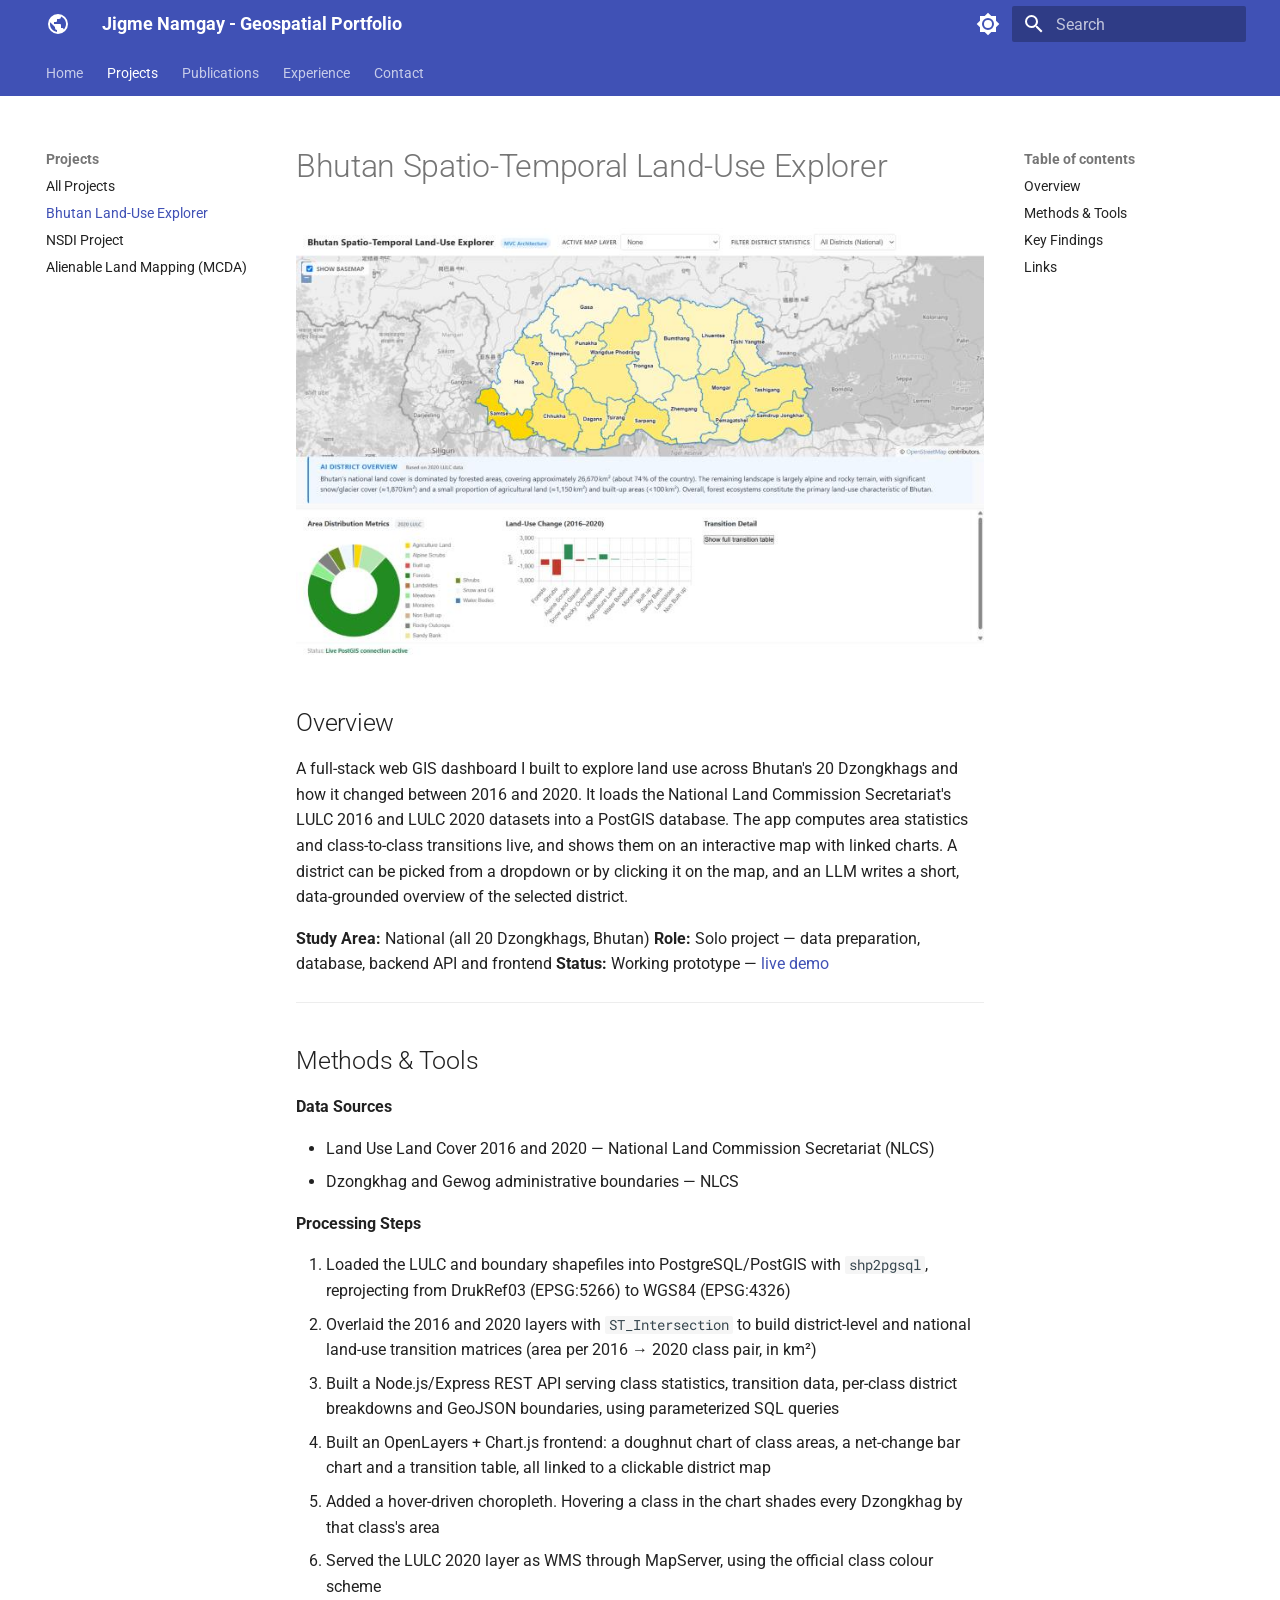
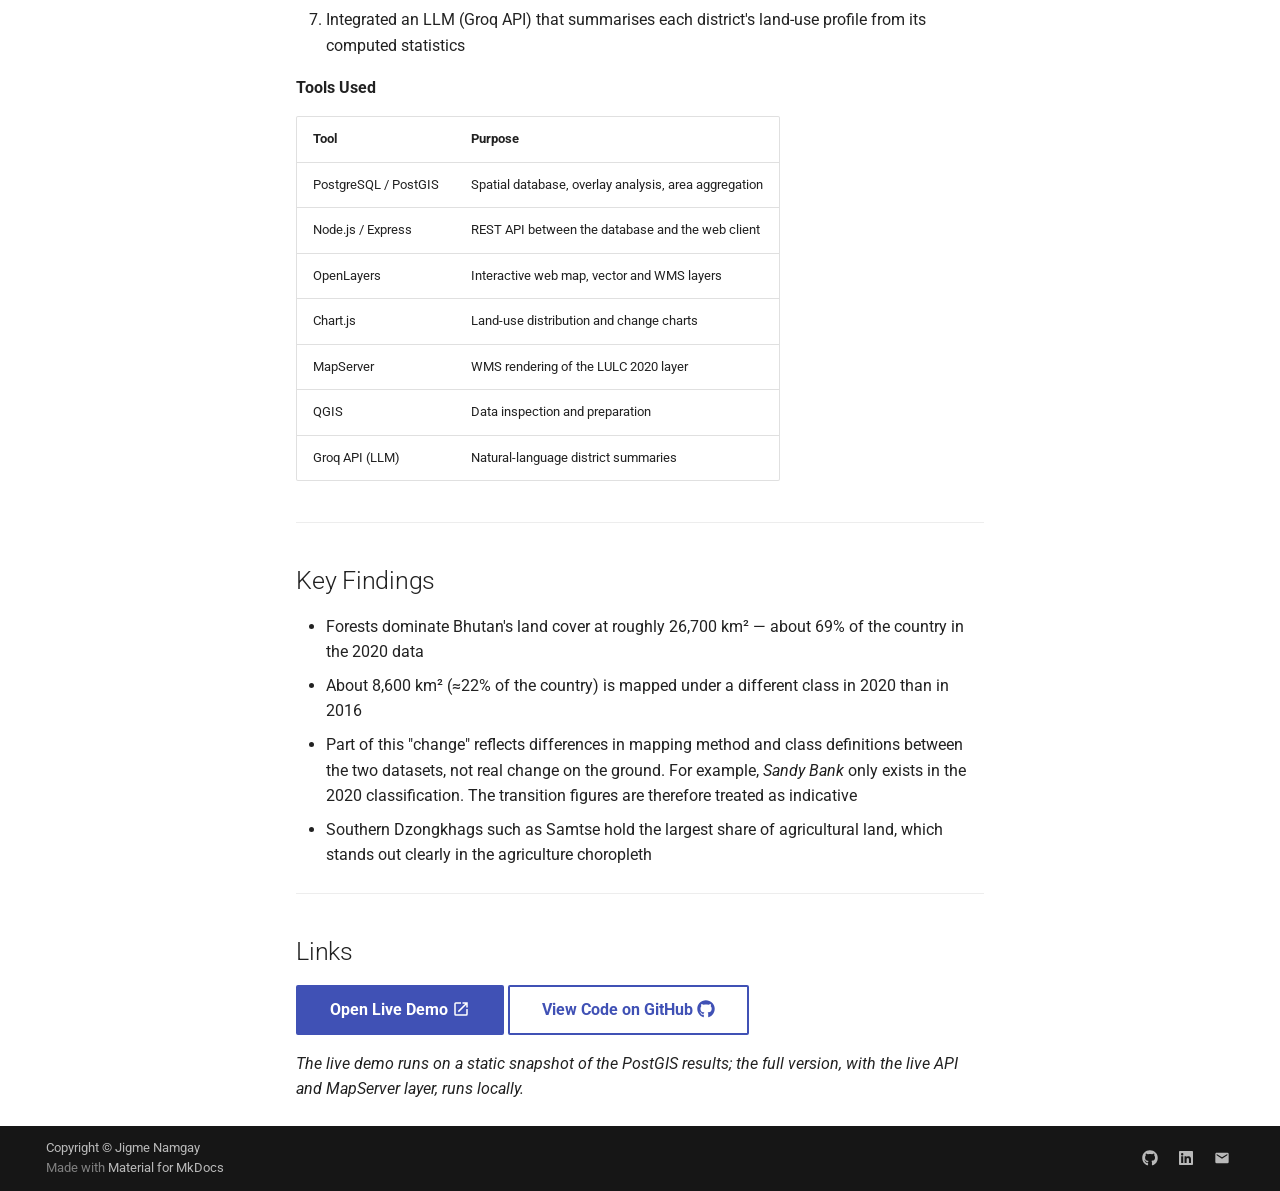
<file: projects/bhutan-lulc-dashboard/index.html>
<!doctype html>
<html lang="en" class="no-js">
  <head>
    
      <meta charset="utf-8">
      <meta name="viewport" content="width=device-width,initial-scale=1">
      
        <meta name="description" content="Portfolio of Jigme Namgay — GIS, Remote Sensing, and Spatial Data Science">
      
      
        <meta name="author" content="Jigme Namgay">
      
      
        <link rel="canonical" href="https://jimme09.github.io/projects/bhutan-lulc-dashboard/">
      
      
        <link rel="prev" href="../">
      
      
        <link rel="next" href="../NSDI-project/">
      
      
        
      
      
      <link rel="icon" href="../../assets/images/favicon.png">
      <meta name="generator" content="mkdocs-1.6.1, mkdocs-material-9.7.7">
    
    
      
        <title>Bhutan Land-Use Explorer - Jigme Namgay - Geospatial Portfolio</title>
      
    
    
      <link rel="stylesheet" href="../../assets/stylesheets/main.ec1eaa64.min.css">
      
        
        <link rel="stylesheet" href="../../assets/stylesheets/palette.ab4e12ef.min.css">
      
      


    
    
      
    
    
      
        
        
        <link rel="preconnect" href="https://fonts.gstatic.com" crossorigin>
        <link rel="stylesheet" href="https://fonts.googleapis.com/css?family=Roboto:300,300i,400,400i,700,700i%7CRoboto+Mono:400,400i,700,700i&display=fallback">
        <style>:root{--md-text-font:"Roboto";--md-code-font:"Roboto Mono"}</style>
      
    
    
      <link rel="stylesheet" href="../../assets/css/extra.css">
    
    <script>__md_scope=new URL("../..",location),__md_hash=e=>[...e].reduce(((e,_)=>(e<<5)-e+_.charCodeAt(0)),0),__md_get=(e,_=localStorage,t=__md_scope)=>JSON.parse(_.getItem(t.pathname+"."+e)),__md_set=(e,_,t=localStorage,a=__md_scope)=>{try{t.setItem(a.pathname+"."+e,JSON.stringify(_))}catch(e){}}</script>
    
      

    
    
  </head>
  
  
    
    
      
    
    
    
    
    <body dir="ltr" data-md-color-scheme="default" data-md-color-primary="indigo" data-md-color-accent="blue">
  
    
    <input class="md-toggle" data-md-toggle="drawer" type="checkbox" id="__drawer" autocomplete="off">
    <input class="md-toggle" data-md-toggle="search" type="checkbox" id="__search" autocomplete="off">
    <label class="md-overlay" for="__drawer"></label>
    <div data-md-component="skip">
      
        
        <a href="#bhutan-spatio-temporal-land-use-explorer" class="md-skip">
          Skip to content
        </a>
      
    </div>
    <div data-md-component="announce">
      
    </div>
    
    
      

<header class="md-header" data-md-component="header">
  <nav class="md-header__inner md-grid" aria-label="Header">
    <a href="../.." title="Jigme Namgay - Geospatial Portfolio" class="md-header__button md-logo" aria-label="Jigme Namgay - Geospatial Portfolio" data-md-component="logo">
      
  
  <svg xmlns="http://www.w3.org/2000/svg" viewBox="0 0 24 24"><path d="M17.9 17.39c-.26-.8-1.01-1.39-1.9-1.39h-1v-3a1 1 0 0 0-1-1H8v-2h2a1 1 0 0 0 1-1V7h2a2 2 0 0 0 2-2v-.41a7.984 7.984 0 0 1 2.9 12.8M11 19.93c-3.95-.49-7-3.85-7-7.93 0-.62.08-1.22.21-1.79L9 15v1a2 2 0 0 0 2 2m1-16A10 10 0 0 0 2 12a10 10 0 0 0 10 10 10 10 0 0 0 10-10A10 10 0 0 0 12 2"/></svg>

    </a>
    <label class="md-header__button md-icon" for="__drawer">
      
      <svg xmlns="http://www.w3.org/2000/svg" viewBox="0 0 24 24"><path d="M3 6h18v2H3zm0 5h18v2H3zm0 5h18v2H3z"/></svg>
    </label>
    <div class="md-header__title" data-md-component="header-title">
      <div class="md-header__ellipsis">
        <div class="md-header__topic">
          <span class="md-ellipsis">
            Jigme Namgay - Geospatial Portfolio
          </span>
        </div>
        <div class="md-header__topic" data-md-component="header-topic">
          <span class="md-ellipsis">
            
              Bhutan Land-Use Explorer
            
          </span>
        </div>
      </div>
    </div>
    
      
        <form class="md-header__option" data-md-component="palette">
  
    
    
    
    <input class="md-option" data-md-color-media="" data-md-color-scheme="default" data-md-color-primary="indigo" data-md-color-accent="blue"  aria-label="Switch to dark mode"  type="radio" name="__palette" id="__palette_0">
    
      <label class="md-header__button md-icon" title="Switch to dark mode" for="__palette_1" hidden>
        <svg xmlns="http://www.w3.org/2000/svg" viewBox="0 0 24 24"><path d="M12 8a4 4 0 0 0-4 4 4 4 0 0 0 4 4 4 4 0 0 0 4-4 4 4 0 0 0-4-4m0 10a6 6 0 0 1-6-6 6 6 0 0 1 6-6 6 6 0 0 1 6 6 6 6 0 0 1-6 6m8-9.31V4h-4.69L12 .69 8.69 4H4v4.69L.69 12 4 15.31V20h4.69L12 23.31 15.31 20H20v-4.69L23.31 12z"/></svg>
      </label>
    
  
    
    
    
    <input class="md-option" data-md-color-media="" data-md-color-scheme="slate" data-md-color-primary="indigo" data-md-color-accent="blue"  aria-label="Switch to light mode"  type="radio" name="__palette" id="__palette_1">
    
      <label class="md-header__button md-icon" title="Switch to light mode" for="__palette_0" hidden>
        <svg xmlns="http://www.w3.org/2000/svg" viewBox="0 0 24 24"><path d="M12 18c-.89 0-1.74-.2-2.5-.55C11.56 16.5 13 14.42 13 12s-1.44-4.5-3.5-5.45C10.26 6.2 11.11 6 12 6a6 6 0 0 1 6 6 6 6 0 0 1-6 6m8-9.31V4h-4.69L12 .69 8.69 4H4v4.69L.69 12 4 15.31V20h4.69L12 23.31 15.31 20H20v-4.69L23.31 12z"/></svg>
      </label>
    
  
</form>
      
    
    
      <script>var palette=__md_get("__palette");if(palette&&palette.color){if("(prefers-color-scheme)"===palette.color.media){var media=matchMedia("(prefers-color-scheme: light)"),input=document.querySelector(media.matches?"[data-md-color-media='(prefers-color-scheme: light)']":"[data-md-color-media='(prefers-color-scheme: dark)']");palette.color.media=input.getAttribute("data-md-color-media"),palette.color.scheme=input.getAttribute("data-md-color-scheme"),palette.color.primary=input.getAttribute("data-md-color-primary"),palette.color.accent=input.getAttribute("data-md-color-accent")}for(var[key,value]of Object.entries(palette.color))document.body.setAttribute("data-md-color-"+key,value)}</script>
    
    
    
      
      
        <label class="md-header__button md-icon" for="__search">
          
          <svg xmlns="http://www.w3.org/2000/svg" viewBox="0 0 24 24"><path d="M9.5 3A6.5 6.5 0 0 1 16 9.5c0 1.61-.59 3.09-1.56 4.23l.27.27h.79l5 5-1.5 1.5-5-5v-.79l-.27-.27A6.52 6.52 0 0 1 9.5 16 6.5 6.5 0 0 1 3 9.5 6.5 6.5 0 0 1 9.5 3m0 2C7 5 5 7 5 9.5S7 14 9.5 14 14 12 14 9.5 12 5 9.5 5"/></svg>
        </label>
        <div class="md-search" data-md-component="search" role="dialog">
  <label class="md-search__overlay" for="__search"></label>
  <div class="md-search__inner" role="search">
    <form class="md-search__form" name="search">
      <input type="text" class="md-search__input" name="query" aria-label="Search" placeholder="Search" autocapitalize="off" autocorrect="off" autocomplete="off" spellcheck="false" data-md-component="search-query" required>
      <label class="md-search__icon md-icon" for="__search">
        
        <svg xmlns="http://www.w3.org/2000/svg" viewBox="0 0 24 24"><path d="M9.5 3A6.5 6.5 0 0 1 16 9.5c0 1.61-.59 3.09-1.56 4.23l.27.27h.79l5 5-1.5 1.5-5-5v-.79l-.27-.27A6.52 6.52 0 0 1 9.5 16 6.5 6.5 0 0 1 3 9.5 6.5 6.5 0 0 1 9.5 3m0 2C7 5 5 7 5 9.5S7 14 9.5 14 14 12 14 9.5 12 5 9.5 5"/></svg>
        
        <svg xmlns="http://www.w3.org/2000/svg" viewBox="0 0 24 24"><path d="M20 11v2H8l5.5 5.5-1.42 1.42L4.16 12l7.92-7.92L13.5 5.5 8 11z"/></svg>
      </label>
      <nav class="md-search__options" aria-label="Search">
        
        <button type="reset" class="md-search__icon md-icon" title="Clear" aria-label="Clear" tabindex="-1">
          
          <svg xmlns="http://www.w3.org/2000/svg" viewBox="0 0 24 24"><path d="M19 6.41 17.59 5 12 10.59 6.41 5 5 6.41 10.59 12 5 17.59 6.41 19 12 13.41 17.59 19 19 17.59 13.41 12z"/></svg>
        </button>
      </nav>
      
    </form>
    <div class="md-search__output">
      <div class="md-search__scrollwrap" tabindex="0" data-md-scrollfix>
        <div class="md-search-result" data-md-component="search-result">
          <div class="md-search-result__meta">
            Initializing search
          </div>
          <ol class="md-search-result__list" role="presentation"></ol>
        </div>
      </div>
    </div>
  </div>
</div>
      
    
    
  </nav>
  
</header>
    
    <div class="md-container" data-md-component="container">
      
      
        
          
            
<nav class="md-tabs" aria-label="Tabs" data-md-component="tabs">
  <div class="md-grid">
    <ul class="md-tabs__list">
      
        
  
  
  
  
    <li class="md-tabs__item">
      <a href="../.." class="md-tabs__link">
        
  
  
    
  
  Home

      </a>
    </li>
  

      
        
  
  
  
    
  
  
    
    
      <li class="md-tabs__item md-tabs__item--active">
        <a href="../" class="md-tabs__link">
          
  
  
  Projects

        </a>
      </li>
    
  

      
        
  
  
  
  
    <li class="md-tabs__item">
      <a href="../../publications/" class="md-tabs__link">
        
  
  
    
  
  Publications

      </a>
    </li>
  

      
        
  
  
  
  
    <li class="md-tabs__item">
      <a href="../../experience/" class="md-tabs__link">
        
  
  
    
  
  Experience

      </a>
    </li>
  

      
        
  
  
  
  
    <li class="md-tabs__item">
      <a href="../../contact/" class="md-tabs__link">
        
  
  
    
  
  Contact

      </a>
    </li>
  

      
    </ul>
  </div>
</nav>
          
        
      
      <main class="md-main" data-md-component="main">
        <div class="md-main__inner md-grid">
          
            
              
              <div class="md-sidebar md-sidebar--primary" data-md-component="sidebar" data-md-type="navigation" >
                <div class="md-sidebar__scrollwrap">
                  <div class="md-sidebar__inner">
                    


  


<nav class="md-nav md-nav--primary md-nav--lifted" aria-label="Navigation" data-md-level="0">
  <label class="md-nav__title" for="__drawer">
    <a href="../.." title="Jigme Namgay - Geospatial Portfolio" class="md-nav__button md-logo" aria-label="Jigme Namgay - Geospatial Portfolio" data-md-component="logo">
      
  
  <svg xmlns="http://www.w3.org/2000/svg" viewBox="0 0 24 24"><path d="M17.9 17.39c-.26-.8-1.01-1.39-1.9-1.39h-1v-3a1 1 0 0 0-1-1H8v-2h2a1 1 0 0 0 1-1V7h2a2 2 0 0 0 2-2v-.41a7.984 7.984 0 0 1 2.9 12.8M11 19.93c-3.95-.49-7-3.85-7-7.93 0-.62.08-1.22.21-1.79L9 15v1a2 2 0 0 0 2 2m1-16A10 10 0 0 0 2 12a10 10 0 0 0 10 10 10 10 0 0 0 10-10A10 10 0 0 0 12 2"/></svg>

    </a>
    Jigme Namgay - Geospatial Portfolio
  </label>
  
  <ul class="md-nav__list" data-md-scrollfix>
    
      
      
  
  
  
  
    <li class="md-nav__item">
      <a href="../.." class="md-nav__link">
        
  
  
  <span class="md-ellipsis">
    
  
    Home
  

    
  </span>
  
  

      </a>
    </li>
  

    
      
      
  
  
    
  
  
  
    
    
    
    
      
        
        
      
      
    
    
    <li class="md-nav__item md-nav__item--active md-nav__item--section md-nav__item--nested">
      
        
        
        <input class="md-nav__toggle md-toggle " type="checkbox" id="__nav_2" checked>
        
          
          <label class="md-nav__link" for="__nav_2" id="__nav_2_label" tabindex="">
            
  
  
  <span class="md-ellipsis">
    
  
    Projects
  

    
  </span>
  
  

            <span class="md-nav__icon md-icon"></span>
          </label>
        
        <nav class="md-nav" data-md-level="1" aria-labelledby="__nav_2_label" aria-expanded="true">
          <label class="md-nav__title" for="__nav_2">
            <span class="md-nav__icon md-icon"></span>
            
  
    Projects
  

          </label>
          <ul class="md-nav__list" data-md-scrollfix>
            
              
                
  
  
  
  
    <li class="md-nav__item">
      <a href="../" class="md-nav__link">
        
  
  
  <span class="md-ellipsis">
    
  
    All Projects
  

    
  </span>
  
  

      </a>
    </li>
  

              
            
              
                
  
  
    
  
  
  
    <li class="md-nav__item md-nav__item--active">
      
      <input class="md-nav__toggle md-toggle" type="checkbox" id="__toc">
      
      
        
      
      
        <label class="md-nav__link md-nav__link--active" for="__toc">
          
  
  
  <span class="md-ellipsis">
    
  
    Bhutan Land-Use Explorer
  

    
  </span>
  
  

          <span class="md-nav__icon md-icon"></span>
        </label>
      
      <a href="./" class="md-nav__link md-nav__link--active">
        
  
  
  <span class="md-ellipsis">
    
  
    Bhutan Land-Use Explorer
  

    
  </span>
  
  

      </a>
      
        

<nav class="md-nav md-nav--secondary" aria-label="Table of contents">
  
  
  
    
  
  
    <label class="md-nav__title" for="__toc">
      <span class="md-nav__icon md-icon"></span>
      Table of contents
    </label>
    <ul class="md-nav__list" data-md-component="toc" data-md-scrollfix>
      
        <li class="md-nav__item">
  <a href="#overview" class="md-nav__link">
    <span class="md-ellipsis">
      
        Overview
      
    </span>
  </a>
  
</li>
      
        <li class="md-nav__item">
  <a href="#methods-tools" class="md-nav__link">
    <span class="md-ellipsis">
      
        Methods &amp; Tools
      
    </span>
  </a>
  
</li>
      
        <li class="md-nav__item">
  <a href="#key-findings" class="md-nav__link">
    <span class="md-ellipsis">
      
        Key Findings
      
    </span>
  </a>
  
</li>
      
        <li class="md-nav__item">
  <a href="#links" class="md-nav__link">
    <span class="md-ellipsis">
      
        Links
      
    </span>
  </a>
  
</li>
      
    </ul>
  
</nav>
      
    </li>
  

              
            
              
                
  
  
  
  
    <li class="md-nav__item">
      <a href="../NSDI-project/" class="md-nav__link">
        
  
  
  <span class="md-ellipsis">
    
  
    NSDI Project
  

    
  </span>
  
  

      </a>
    </li>
  

              
            
              
                
  
  
  
  
    <li class="md-nav__item">
      <a href="../alienable-land-mcda/" class="md-nav__link">
        
  
  
  <span class="md-ellipsis">
    
  
    Alienable Land Mapping (MCDA)
  

    
  </span>
  
  

      </a>
    </li>
  

              
            
          </ul>
        </nav>
      
    </li>
  

    
      
      
  
  
  
  
    <li class="md-nav__item">
      <a href="../../publications/" class="md-nav__link">
        
  
  
  <span class="md-ellipsis">
    
  
    Publications
  

    
  </span>
  
  

      </a>
    </li>
  

    
      
      
  
  
  
  
    <li class="md-nav__item">
      <a href="../../experience/" class="md-nav__link">
        
  
  
  <span class="md-ellipsis">
    
  
    Experience
  

    
  </span>
  
  

      </a>
    </li>
  

    
      
      
  
  
  
  
    <li class="md-nav__item">
      <a href="../../contact/" class="md-nav__link">
        
  
  
  <span class="md-ellipsis">
    
  
    Contact
  

    
  </span>
  
  

      </a>
    </li>
  

    
  </ul>
</nav>
                  </div>
                </div>
              </div>
            
            
              
              <div class="md-sidebar md-sidebar--secondary" data-md-component="sidebar" data-md-type="toc" >
                <div class="md-sidebar__scrollwrap">
                  <div class="md-sidebar__inner">
                    

<nav class="md-nav md-nav--secondary" aria-label="Table of contents">
  
  
  
    
  
  
    <label class="md-nav__title" for="__toc">
      <span class="md-nav__icon md-icon"></span>
      Table of contents
    </label>
    <ul class="md-nav__list" data-md-component="toc" data-md-scrollfix>
      
        <li class="md-nav__item">
  <a href="#overview" class="md-nav__link">
    <span class="md-ellipsis">
      
        Overview
      
    </span>
  </a>
  
</li>
      
        <li class="md-nav__item">
  <a href="#methods-tools" class="md-nav__link">
    <span class="md-ellipsis">
      
        Methods &amp; Tools
      
    </span>
  </a>
  
</li>
      
        <li class="md-nav__item">
  <a href="#key-findings" class="md-nav__link">
    <span class="md-ellipsis">
      
        Key Findings
      
    </span>
  </a>
  
</li>
      
        <li class="md-nav__item">
  <a href="#links" class="md-nav__link">
    <span class="md-ellipsis">
      
        Links
      
    </span>
  </a>
  
</li>
      
    </ul>
  
</nav>
                  </div>
                </div>
              </div>
            
          
          
            <div class="md-content" data-md-component="content">
              
              <article class="md-content__inner md-typeset">
                
                  



<h1 id="bhutan-spatio-temporal-land-use-explorer">Bhutan Spatio-Temporal Land-Use Explorer</h1>
<p><img alt="Bhutan Land-Use Explorer — agriculture land choropleth with charts" src="../../assets/images/bhutan-lulc-dashboard.jpg" /></p>
<h2 id="overview">Overview</h2>
<p>A full-stack web GIS dashboard I built to explore land use across Bhutan's 20 Dzongkhags and how it changed between 2016 and 2020. It loads the National Land Commission Secretariat's LULC 2016 and LULC 2020 datasets into a PostGIS database. The app computes area statistics and class-to-class transitions live, and shows them on an interactive map with linked charts. A district can be picked from a dropdown or by clicking it on the map, and an LLM writes a short, data-grounded overview of the selected district.</p>
<p><strong>Study Area:</strong> National (all 20 Dzongkhags, Bhutan)
<strong>Role:</strong> Solo project — data preparation, database, backend API and frontend
<strong>Status:</strong> Working prototype — <a href="https://jimme09.github.io/bhutan-landuse-dashboard/">live demo</a></p>
<hr />
<h2 id="methods-tools">Methods &amp; Tools</h2>
<p><strong>Data Sources</strong></p>
<ul>
<li>Land Use Land Cover 2016 and 2020 — National Land Commission Secretariat (NLCS)</li>
<li>Dzongkhag and Gewog administrative boundaries — NLCS</li>
</ul>
<p><strong>Processing Steps</strong></p>
<ol>
<li>Loaded the LULC and boundary shapefiles into PostgreSQL/PostGIS with <code>shp2pgsql</code>, reprojecting from DrukRef03 (EPSG:5266) to WGS84 (EPSG:4326)</li>
<li>Overlaid the 2016 and 2020 layers with <code>ST_Intersection</code> to build district-level and national land-use transition matrices (area per 2016 → 2020 class pair, in km²)</li>
<li>Built a Node.js/Express REST API serving class statistics, transition data, per-class district breakdowns and GeoJSON boundaries, using parameterized SQL queries</li>
<li>Built an OpenLayers + Chart.js frontend: a doughnut chart of class areas, a net-change bar chart and a transition table, all linked to a clickable district map</li>
<li>Added a hover-driven choropleth. Hovering a class in the chart shades every Dzongkhag by that class's area</li>
<li>Served the LULC 2020 layer as WMS through MapServer, using the official class colour scheme</li>
<li>Integrated an LLM (Groq API) that summarises each district's land-use profile from its computed statistics</li>
</ol>
<p><strong>Tools Used</strong></p>
<table>
<thead>
<tr>
<th>Tool</th>
<th>Purpose</th>
</tr>
</thead>
<tbody>
<tr>
<td>PostgreSQL / PostGIS</td>
<td>Spatial database, overlay analysis, area aggregation</td>
</tr>
<tr>
<td>Node.js / Express</td>
<td>REST API between the database and the web client</td>
</tr>
<tr>
<td>OpenLayers</td>
<td>Interactive web map, vector and WMS layers</td>
</tr>
<tr>
<td>Chart.js</td>
<td>Land-use distribution and change charts</td>
</tr>
<tr>
<td>MapServer</td>
<td>WMS rendering of the LULC 2020 layer</td>
</tr>
<tr>
<td>QGIS</td>
<td>Data inspection and preparation</td>
</tr>
<tr>
<td>Groq API (LLM)</td>
<td>Natural-language district summaries</td>
</tr>
</tbody>
</table>
<hr />
<h2 id="key-findings">Key Findings</h2>
<ul>
<li>Forests dominate Bhutan's land cover at roughly 26,700 km² — about 69% of the country in the 2020 data</li>
<li>About 8,600 km² (≈22% of the country) is mapped under a different class in 2020 than in 2016</li>
<li>Part of this "change" reflects differences in mapping method and class definitions between the two datasets, not real change on the ground. For example, <em>Sandy Bank</em> only exists in the 2020 classification. The transition figures are therefore treated as indicative</li>
<li>Southern Dzongkhags such as Samtse hold the largest share of agricultural land, which stands out clearly in the agriculture choropleth</li>
</ul>
<hr />
<h2 id="links">Links</h2>
<p><a class="md-button md-button--primary" href="https://jimme09.github.io/bhutan-landuse-dashboard/">Open Live Demo <span class="twemoji"><svg xmlns="http://www.w3.org/2000/svg" viewBox="0 0 24 24"><path d="M14 3v2h3.59l-9.83 9.83 1.41 1.41L19 6.41V10h2V3m-2 16H5V5h7V3H5a2 2 0 0 0-2 2v14a2 2 0 0 0 2 2h14a2 2 0 0 0 2-2v-7h-2z"/></svg></span></a>
<a class="md-button" href="https://github.com/Jimme09/bhutan-landuse-dashboard">View Code on GitHub <span class="twemoji"><svg xmlns="http://www.w3.org/2000/svg" viewBox="0 0 512 512"><!--! Font Awesome Free 7.1.0 by @fontawesome - https://fontawesome.com License - https://fontawesome.com/license/free (Icons: CC BY 4.0, Fonts: SIL OFL 1.1, Code: MIT License) Copyright 2025 Fonticons, Inc.--><path d="M173.9 397.4c0 2-2.3 3.6-5.2 3.6-3.3.3-5.6-1.3-5.6-3.6 0-2 2.3-3.6 5.2-3.6 3-.3 5.6 1.3 5.6 3.6m-31.1-4.5c-.7 2 1.3 4.3 4.3 4.9 2.6 1 5.6 0 6.2-2s-1.3-4.3-4.3-5.2c-2.6-.7-5.5.3-6.2 2.3m44.2-1.7c-2.9.7-4.9 2.6-4.6 4.9.3 2 2.9 3.3 5.9 2.6 2.9-.7 4.9-2.6 4.6-4.6-.3-1.9-3-3.2-5.9-2.9M252.8 8C114.1 8 8 113.3 8 252c0 110.9 69.8 205.8 169.5 239.2 12.8 2.3 17.3-5.6 17.3-12.1 0-6.2-.3-40.4-.3-61.4 0 0-70 15-84.7-29.8 0 0-11.4-29.1-27.8-36.6 0 0-22.9-15.7 1.6-15.4 0 0 24.9 2 38.6 25.8 21.9 38.6 58.6 27.5 72.9 20.9 2.3-16 8.8-27.1 16-33.7-55.9-6.2-112.3-14.3-112.3-110.5 0-27.5 7.6-41.3 23.6-58.9-2.6-6.5-11.1-33.3 2.6-67.9 20.9-6.5 69 27 69 27 20-5.6 41.5-8.5 62.8-8.5s42.8 2.9 62.8 8.5c0 0 48.1-33.6 69-27 13.7 34.7 5.2 61.4 2.6 67.9 16 17.7 25.8 31.5 25.8 58.9 0 96.5-58.9 104.2-114.8 110.5 9.2 7.9 17 22.9 17 46.4 0 33.7-.3 75.4-.3 83.6 0 6.5 4.6 14.4 17.3 12.1C436.2 457.8 504 362.9 504 252 504 113.3 391.5 8 252.8 8M105.2 352.9c-1.3 1-1 3.3.7 5.2 1.6 1.6 3.9 2.3 5.2 1 1.3-1 1-3.3-.7-5.2-1.6-1.6-3.9-2.3-5.2-1m-10.8-8.1c-.7 1.3.3 2.9 2.3 3.9 1.6 1 3.6.7 4.3-.7.7-1.3-.3-2.9-2.3-3.9-2-.6-3.6-.3-4.3.7m32.4 35.6c-1.6 1.3-1 4.3 1.3 6.2 2.3 2.3 5.2 2.6 6.5 1 1.3-1.3.7-4.3-1.3-6.2-2.2-2.3-5.2-2.6-6.5-1m-11.4-14.7c-1.6 1-1.6 3.6 0 5.9s4.3 3.3 5.6 2.3c1.6-1.3 1.6-3.9 0-6.2-1.4-2.3-4-3.3-5.6-2"/></svg></span></a></p>
<p><em>The live demo runs on a static snapshot of the PostGIS results; the full version, with the live API and MapServer layer, runs locally.</em></p>












                
              </article>
            </div>
          
          
<script>var target=document.getElementById(location.hash.slice(1));target&&target.name&&(target.checked=target.name.startsWith("__tabbed_"))</script>
        </div>
        
          <button type="button" class="md-top md-icon" data-md-component="top" hidden>
  
  <svg xmlns="http://www.w3.org/2000/svg" viewBox="0 0 24 24"><path d="M13 20h-2V8l-5.5 5.5-1.42-1.42L12 4.16l7.92 7.92-1.42 1.42L13 8z"/></svg>
  Back to top
</button>
        
      </main>
      
        <footer class="md-footer">
  
  <div class="md-footer-meta md-typeset">
    <div class="md-footer-meta__inner md-grid">
      <div class="md-copyright">
  
    <div class="md-copyright__highlight">
      Copyright &copy; Jigme Namgay
    </div>
  
  
    Made with
    <a href="https://squidfunk.github.io/mkdocs-material/" target="_blank" rel="noopener">
      Material for MkDocs
    </a>
  
</div>
      
        
<div class="md-social">
  
    
    
    
    
      
      
    
    <a href="https://github.com/Jimme09" target="_blank" rel="noopener" title="github.com" class="md-social__link">
      <svg xmlns="http://www.w3.org/2000/svg" viewBox="0 0 512 512"><!--! Font Awesome Free 7.1.0 by @fontawesome - https://fontawesome.com License - https://fontawesome.com/license/free (Icons: CC BY 4.0, Fonts: SIL OFL 1.1, Code: MIT License) Copyright 2025 Fonticons, Inc.--><path d="M173.9 397.4c0 2-2.3 3.6-5.2 3.6-3.3.3-5.6-1.3-5.6-3.6 0-2 2.3-3.6 5.2-3.6 3-.3 5.6 1.3 5.6 3.6m-31.1-4.5c-.7 2 1.3 4.3 4.3 4.9 2.6 1 5.6 0 6.2-2s-1.3-4.3-4.3-5.2c-2.6-.7-5.5.3-6.2 2.3m44.2-1.7c-2.9.7-4.9 2.6-4.6 4.9.3 2 2.9 3.3 5.9 2.6 2.9-.7 4.9-2.6 4.6-4.6-.3-1.9-3-3.2-5.9-2.9M252.8 8C114.1 8 8 113.3 8 252c0 110.9 69.8 205.8 169.5 239.2 12.8 2.3 17.3-5.6 17.3-12.1 0-6.2-.3-40.4-.3-61.4 0 0-70 15-84.7-29.8 0 0-11.4-29.1-27.8-36.6 0 0-22.9-15.7 1.6-15.4 0 0 24.9 2 38.6 25.8 21.9 38.6 58.6 27.5 72.9 20.9 2.3-16 8.8-27.1 16-33.7-55.9-6.2-112.3-14.3-112.3-110.5 0-27.5 7.6-41.3 23.6-58.9-2.6-6.5-11.1-33.3 2.6-67.9 20.9-6.5 69 27 69 27 20-5.6 41.5-8.5 62.8-8.5s42.8 2.9 62.8 8.5c0 0 48.1-33.6 69-27 13.7 34.7 5.2 61.4 2.6 67.9 16 17.7 25.8 31.5 25.8 58.9 0 96.5-58.9 104.2-114.8 110.5 9.2 7.9 17 22.9 17 46.4 0 33.7-.3 75.4-.3 83.6 0 6.5 4.6 14.4 17.3 12.1C436.2 457.8 504 362.9 504 252 504 113.3 391.5 8 252.8 8M105.2 352.9c-1.3 1-1 3.3.7 5.2 1.6 1.6 3.9 2.3 5.2 1 1.3-1 1-3.3-.7-5.2-1.6-1.6-3.9-2.3-5.2-1m-10.8-8.1c-.7 1.3.3 2.9 2.3 3.9 1.6 1 3.6.7 4.3-.7.7-1.3-.3-2.9-2.3-3.9-2-.6-3.6-.3-4.3.7m32.4 35.6c-1.6 1.3-1 4.3 1.3 6.2 2.3 2.3 5.2 2.6 6.5 1 1.3-1.3.7-4.3-1.3-6.2-2.2-2.3-5.2-2.6-6.5-1m-11.4-14.7c-1.6 1-1.6 3.6 0 5.9s4.3 3.3 5.6 2.3c1.6-1.3 1.6-3.9 0-6.2-1.4-2.3-4-3.3-5.6-2"/></svg>
    </a>
  
    
    
    
    
      
      
    
    <a href="https://linkedin.com/in/jigme-n" target="_blank" rel="noopener" title="linkedin.com" class="md-social__link">
      <svg xmlns="http://www.w3.org/2000/svg" viewBox="0 0 448 512"><!--! Font Awesome Free 7.1.0 by @fontawesome - https://fontawesome.com License - https://fontawesome.com/license/free (Icons: CC BY 4.0, Fonts: SIL OFL 1.1, Code: MIT License) Copyright 2025 Fonticons, Inc.--><path d="M416 32H31.9C14.3 32 0 46.5 0 64.3v383.4C0 465.5 14.3 480 31.9 480H416c17.6 0 32-14.5 32-32.3V64.3c0-17.8-14.4-32.3-32-32.3M135.4 416H69V202.2h66.5V416zM102.2 96a38.5 38.5 0 1 1 0 77 38.5 38.5 0 1 1 0-77m282.1 320h-66.4V312c0-24.8-.5-56.7-34.5-56.7-34.6 0-39.9 27-39.9 54.9V416h-66.4V202.2h63.7v29.2h.9c8.9-16.8 30.6-34.5 62.9-34.5 67.2 0 79.7 44.3 79.7 101.9z"/></svg>
    </a>
  
    
    
    
    
    <a href="mailto:j.namgay11@gmail.com" target="_blank" rel="noopener" title="" class="md-social__link">
      <svg xmlns="http://www.w3.org/2000/svg" viewBox="0 0 24 24"><path d="m20 8-8 5-8-5V6l8 5 8-5m0-2H4c-1.11 0-2 .89-2 2v12a2 2 0 0 0 2 2h16a2 2 0 0 0 2-2V6a2 2 0 0 0-2-2"/></svg>
    </a>
  
</div>
      
    </div>
  </div>
</footer>
      
    </div>
    <div class="md-dialog" data-md-component="dialog">
      <div class="md-dialog__inner md-typeset"></div>
    </div>
    
    
    
      
      
      <script id="__config" type="application/json">{"annotate": null, "base": "../..", "features": ["navigation.tabs", "navigation.top", "content.code.copy"], "search": "../../assets/javascripts/workers/search.2c215733.min.js", "tags": null, "translations": {"clipboard.copied": "Copied to clipboard", "clipboard.copy": "Copy to clipboard", "search.result.more.one": "1 more on this page", "search.result.more.other": "# more on this page", "search.result.none": "No matching documents", "search.result.one": "1 matching document", "search.result.other": "# matching documents", "search.result.placeholder": "Type to start searching", "search.result.term.missing": "Missing", "select.version": "Select version"}, "version": null}</script>
    
    
      <script src="../../assets/javascripts/bundle.d7400e89.min.js"></script>
      
    
  </body>
</html>
</file>
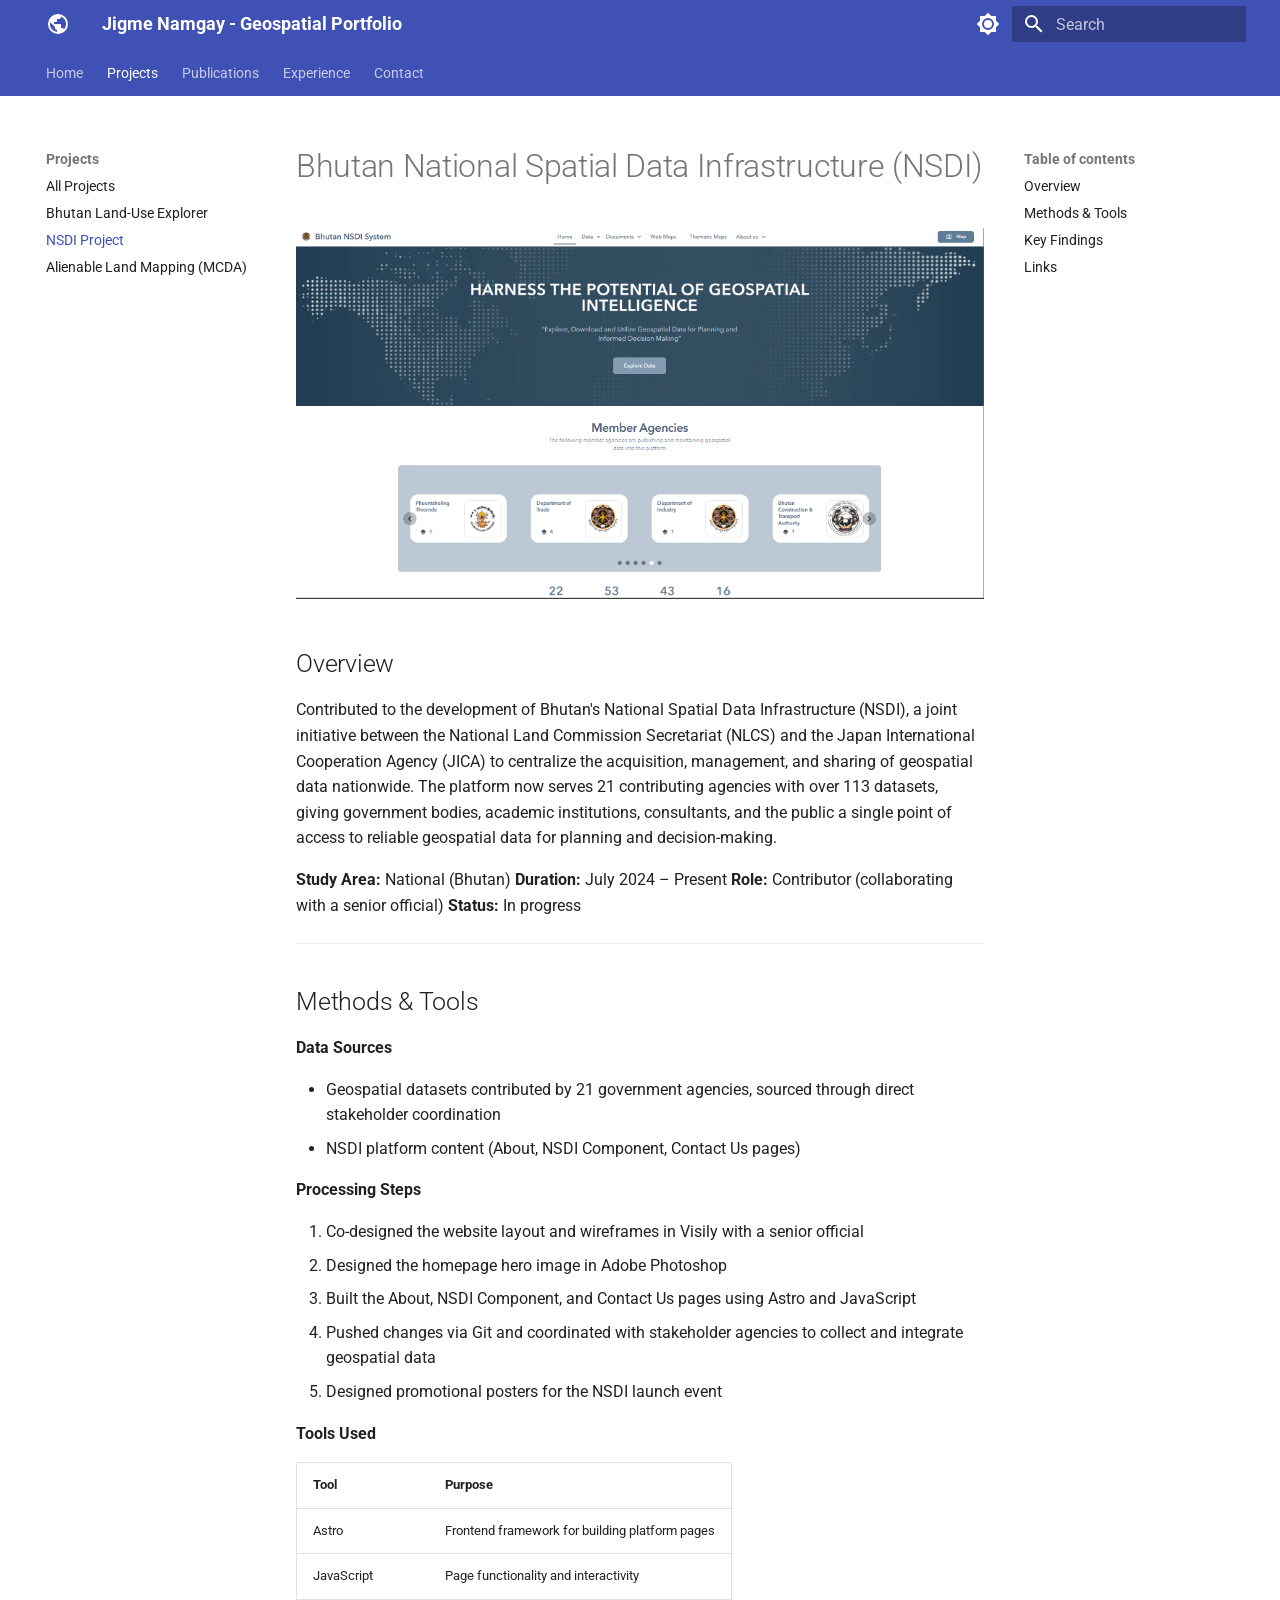
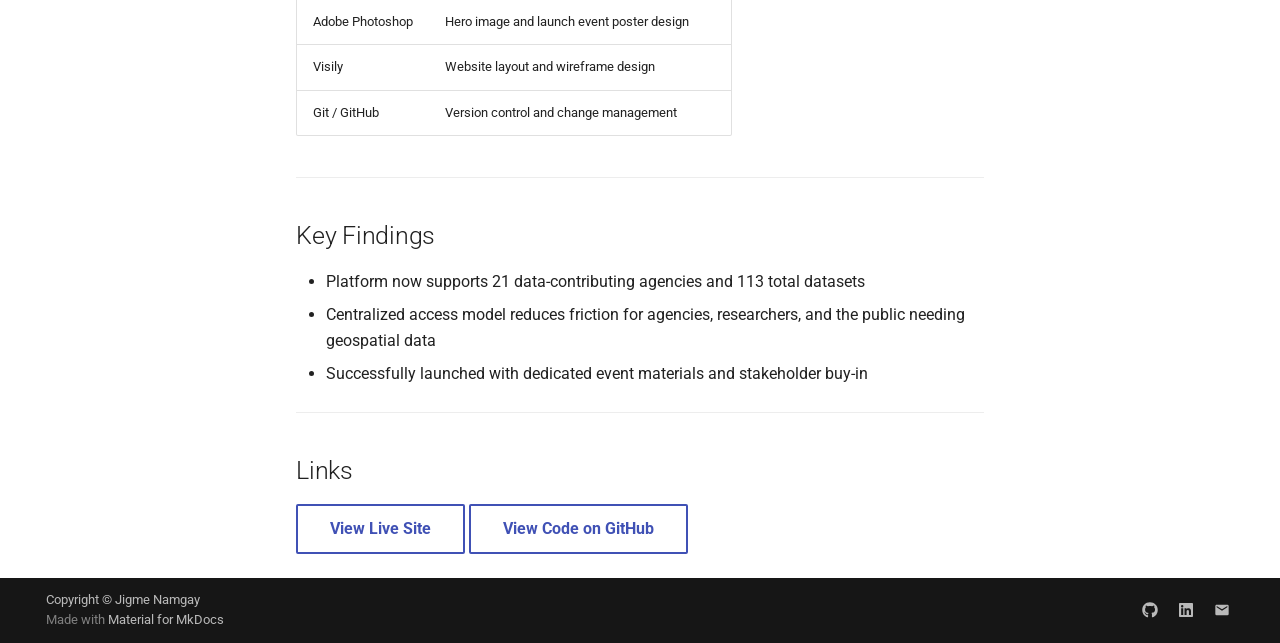
<file: projects/NSDI-project/index.html>
<!doctype html>
<html lang="en" class="no-js">
  <head>
    
      <meta charset="utf-8">
      <meta name="viewport" content="width=device-width,initial-scale=1">
      
        <meta name="description" content="Portfolio of Jigme Namgay — GIS, Remote Sensing, and Spatial Data Science">
      
      
        <meta name="author" content="Jigme Namgay">
      
      
        <link rel="canonical" href="https://jimme09.github.io/projects/NSDI-project/">
      
      
        <link rel="prev" href="../bhutan-lulc-dashboard/">
      
      
        <link rel="next" href="../alienable-land-mcda/">
      
      
        
      
      
      <link rel="icon" href="../../assets/images/favicon.png">
      <meta name="generator" content="mkdocs-1.6.1, mkdocs-material-9.7.7">
    
    
      
        <title>NSDI Project - Jigme Namgay - Geospatial Portfolio</title>
      
    
    
      <link rel="stylesheet" href="../../assets/stylesheets/main.ec1eaa64.min.css">
      
        
        <link rel="stylesheet" href="../../assets/stylesheets/palette.ab4e12ef.min.css">
      
      


    
    
      
    
    
      
        
        
        <link rel="preconnect" href="https://fonts.gstatic.com" crossorigin>
        <link rel="stylesheet" href="https://fonts.googleapis.com/css?family=Roboto:300,300i,400,400i,700,700i%7CRoboto+Mono:400,400i,700,700i&display=fallback">
        <style>:root{--md-text-font:"Roboto";--md-code-font:"Roboto Mono"}</style>
      
    
    
      <link rel="stylesheet" href="../../assets/css/extra.css">
    
    <script>__md_scope=new URL("../..",location),__md_hash=e=>[...e].reduce(((e,_)=>(e<<5)-e+_.charCodeAt(0)),0),__md_get=(e,_=localStorage,t=__md_scope)=>JSON.parse(_.getItem(t.pathname+"."+e)),__md_set=(e,_,t=localStorage,a=__md_scope)=>{try{t.setItem(a.pathname+"."+e,JSON.stringify(_))}catch(e){}}</script>
    
      

    
    
  </head>
  
  
    
    
      
    
    
    
    
    <body dir="ltr" data-md-color-scheme="default" data-md-color-primary="indigo" data-md-color-accent="blue">
  
    
    <input class="md-toggle" data-md-toggle="drawer" type="checkbox" id="__drawer" autocomplete="off">
    <input class="md-toggle" data-md-toggle="search" type="checkbox" id="__search" autocomplete="off">
    <label class="md-overlay" for="__drawer"></label>
    <div data-md-component="skip">
      
        
        <a href="#bhutan-national-spatial-data-infrastructure-nsdi" class="md-skip">
          Skip to content
        </a>
      
    </div>
    <div data-md-component="announce">
      
    </div>
    
    
      

<header class="md-header" data-md-component="header">
  <nav class="md-header__inner md-grid" aria-label="Header">
    <a href="../.." title="Jigme Namgay - Geospatial Portfolio" class="md-header__button md-logo" aria-label="Jigme Namgay - Geospatial Portfolio" data-md-component="logo">
      
  
  <svg xmlns="http://www.w3.org/2000/svg" viewBox="0 0 24 24"><path d="M17.9 17.39c-.26-.8-1.01-1.39-1.9-1.39h-1v-3a1 1 0 0 0-1-1H8v-2h2a1 1 0 0 0 1-1V7h2a2 2 0 0 0 2-2v-.41a7.984 7.984 0 0 1 2.9 12.8M11 19.93c-3.95-.49-7-3.85-7-7.93 0-.62.08-1.22.21-1.79L9 15v1a2 2 0 0 0 2 2m1-16A10 10 0 0 0 2 12a10 10 0 0 0 10 10 10 10 0 0 0 10-10A10 10 0 0 0 12 2"/></svg>

    </a>
    <label class="md-header__button md-icon" for="__drawer">
      
      <svg xmlns="http://www.w3.org/2000/svg" viewBox="0 0 24 24"><path d="M3 6h18v2H3zm0 5h18v2H3zm0 5h18v2H3z"/></svg>
    </label>
    <div class="md-header__title" data-md-component="header-title">
      <div class="md-header__ellipsis">
        <div class="md-header__topic">
          <span class="md-ellipsis">
            Jigme Namgay - Geospatial Portfolio
          </span>
        </div>
        <div class="md-header__topic" data-md-component="header-topic">
          <span class="md-ellipsis">
            
              NSDI Project
            
          </span>
        </div>
      </div>
    </div>
    
      
        <form class="md-header__option" data-md-component="palette">
  
    
    
    
    <input class="md-option" data-md-color-media="" data-md-color-scheme="default" data-md-color-primary="indigo" data-md-color-accent="blue"  aria-label="Switch to dark mode"  type="radio" name="__palette" id="__palette_0">
    
      <label class="md-header__button md-icon" title="Switch to dark mode" for="__palette_1" hidden>
        <svg xmlns="http://www.w3.org/2000/svg" viewBox="0 0 24 24"><path d="M12 8a4 4 0 0 0-4 4 4 4 0 0 0 4 4 4 4 0 0 0 4-4 4 4 0 0 0-4-4m0 10a6 6 0 0 1-6-6 6 6 0 0 1 6-6 6 6 0 0 1 6 6 6 6 0 0 1-6 6m8-9.31V4h-4.69L12 .69 8.69 4H4v4.69L.69 12 4 15.31V20h4.69L12 23.31 15.31 20H20v-4.69L23.31 12z"/></svg>
      </label>
    
  
    
    
    
    <input class="md-option" data-md-color-media="" data-md-color-scheme="slate" data-md-color-primary="indigo" data-md-color-accent="blue"  aria-label="Switch to light mode"  type="radio" name="__palette" id="__palette_1">
    
      <label class="md-header__button md-icon" title="Switch to light mode" for="__palette_0" hidden>
        <svg xmlns="http://www.w3.org/2000/svg" viewBox="0 0 24 24"><path d="M12 18c-.89 0-1.74-.2-2.5-.55C11.56 16.5 13 14.42 13 12s-1.44-4.5-3.5-5.45C10.26 6.2 11.11 6 12 6a6 6 0 0 1 6 6 6 6 0 0 1-6 6m8-9.31V4h-4.69L12 .69 8.69 4H4v4.69L.69 12 4 15.31V20h4.69L12 23.31 15.31 20H20v-4.69L23.31 12z"/></svg>
      </label>
    
  
</form>
      
    
    
      <script>var palette=__md_get("__palette");if(palette&&palette.color){if("(prefers-color-scheme)"===palette.color.media){var media=matchMedia("(prefers-color-scheme: light)"),input=document.querySelector(media.matches?"[data-md-color-media='(prefers-color-scheme: light)']":"[data-md-color-media='(prefers-color-scheme: dark)']");palette.color.media=input.getAttribute("data-md-color-media"),palette.color.scheme=input.getAttribute("data-md-color-scheme"),palette.color.primary=input.getAttribute("data-md-color-primary"),palette.color.accent=input.getAttribute("data-md-color-accent")}for(var[key,value]of Object.entries(palette.color))document.body.setAttribute("data-md-color-"+key,value)}</script>
    
    
    
      
      
        <label class="md-header__button md-icon" for="__search">
          
          <svg xmlns="http://www.w3.org/2000/svg" viewBox="0 0 24 24"><path d="M9.5 3A6.5 6.5 0 0 1 16 9.5c0 1.61-.59 3.09-1.56 4.23l.27.27h.79l5 5-1.5 1.5-5-5v-.79l-.27-.27A6.52 6.52 0 0 1 9.5 16 6.5 6.5 0 0 1 3 9.5 6.5 6.5 0 0 1 9.5 3m0 2C7 5 5 7 5 9.5S7 14 9.5 14 14 12 14 9.5 12 5 9.5 5"/></svg>
        </label>
        <div class="md-search" data-md-component="search" role="dialog">
  <label class="md-search__overlay" for="__search"></label>
  <div class="md-search__inner" role="search">
    <form class="md-search__form" name="search">
      <input type="text" class="md-search__input" name="query" aria-label="Search" placeholder="Search" autocapitalize="off" autocorrect="off" autocomplete="off" spellcheck="false" data-md-component="search-query" required>
      <label class="md-search__icon md-icon" for="__search">
        
        <svg xmlns="http://www.w3.org/2000/svg" viewBox="0 0 24 24"><path d="M9.5 3A6.5 6.5 0 0 1 16 9.5c0 1.61-.59 3.09-1.56 4.23l.27.27h.79l5 5-1.5 1.5-5-5v-.79l-.27-.27A6.52 6.52 0 0 1 9.5 16 6.5 6.5 0 0 1 3 9.5 6.5 6.5 0 0 1 9.5 3m0 2C7 5 5 7 5 9.5S7 14 9.5 14 14 12 14 9.5 12 5 9.5 5"/></svg>
        
        <svg xmlns="http://www.w3.org/2000/svg" viewBox="0 0 24 24"><path d="M20 11v2H8l5.5 5.5-1.42 1.42L4.16 12l7.92-7.92L13.5 5.5 8 11z"/></svg>
      </label>
      <nav class="md-search__options" aria-label="Search">
        
        <button type="reset" class="md-search__icon md-icon" title="Clear" aria-label="Clear" tabindex="-1">
          
          <svg xmlns="http://www.w3.org/2000/svg" viewBox="0 0 24 24"><path d="M19 6.41 17.59 5 12 10.59 6.41 5 5 6.41 10.59 12 5 17.59 6.41 19 12 13.41 17.59 19 19 17.59 13.41 12z"/></svg>
        </button>
      </nav>
      
    </form>
    <div class="md-search__output">
      <div class="md-search__scrollwrap" tabindex="0" data-md-scrollfix>
        <div class="md-search-result" data-md-component="search-result">
          <div class="md-search-result__meta">
            Initializing search
          </div>
          <ol class="md-search-result__list" role="presentation"></ol>
        </div>
      </div>
    </div>
  </div>
</div>
      
    
    
  </nav>
  
</header>
    
    <div class="md-container" data-md-component="container">
      
      
        
          
            
<nav class="md-tabs" aria-label="Tabs" data-md-component="tabs">
  <div class="md-grid">
    <ul class="md-tabs__list">
      
        
  
  
  
  
    <li class="md-tabs__item">
      <a href="../.." class="md-tabs__link">
        
  
  
    
  
  Home

      </a>
    </li>
  

      
        
  
  
  
    
  
  
    
    
      <li class="md-tabs__item md-tabs__item--active">
        <a href="../" class="md-tabs__link">
          
  
  
  Projects

        </a>
      </li>
    
  

      
        
  
  
  
  
    <li class="md-tabs__item">
      <a href="../../publications/" class="md-tabs__link">
        
  
  
    
  
  Publications

      </a>
    </li>
  

      
        
  
  
  
  
    <li class="md-tabs__item">
      <a href="../../experience/" class="md-tabs__link">
        
  
  
    
  
  Experience

      </a>
    </li>
  

      
        
  
  
  
  
    <li class="md-tabs__item">
      <a href="../../contact/" class="md-tabs__link">
        
  
  
    
  
  Contact

      </a>
    </li>
  

      
    </ul>
  </div>
</nav>
          
        
      
      <main class="md-main" data-md-component="main">
        <div class="md-main__inner md-grid">
          
            
              
              <div class="md-sidebar md-sidebar--primary" data-md-component="sidebar" data-md-type="navigation" >
                <div class="md-sidebar__scrollwrap">
                  <div class="md-sidebar__inner">
                    


  


<nav class="md-nav md-nav--primary md-nav--lifted" aria-label="Navigation" data-md-level="0">
  <label class="md-nav__title" for="__drawer">
    <a href="../.." title="Jigme Namgay - Geospatial Portfolio" class="md-nav__button md-logo" aria-label="Jigme Namgay - Geospatial Portfolio" data-md-component="logo">
      
  
  <svg xmlns="http://www.w3.org/2000/svg" viewBox="0 0 24 24"><path d="M17.9 17.39c-.26-.8-1.01-1.39-1.9-1.39h-1v-3a1 1 0 0 0-1-1H8v-2h2a1 1 0 0 0 1-1V7h2a2 2 0 0 0 2-2v-.41a7.984 7.984 0 0 1 2.9 12.8M11 19.93c-3.95-.49-7-3.85-7-7.93 0-.62.08-1.22.21-1.79L9 15v1a2 2 0 0 0 2 2m1-16A10 10 0 0 0 2 12a10 10 0 0 0 10 10 10 10 0 0 0 10-10A10 10 0 0 0 12 2"/></svg>

    </a>
    Jigme Namgay - Geospatial Portfolio
  </label>
  
  <ul class="md-nav__list" data-md-scrollfix>
    
      
      
  
  
  
  
    <li class="md-nav__item">
      <a href="../.." class="md-nav__link">
        
  
  
  <span class="md-ellipsis">
    
  
    Home
  

    
  </span>
  
  

      </a>
    </li>
  

    
      
      
  
  
    
  
  
  
    
    
    
    
      
        
        
      
      
    
    
    <li class="md-nav__item md-nav__item--active md-nav__item--section md-nav__item--nested">
      
        
        
        <input class="md-nav__toggle md-toggle " type="checkbox" id="__nav_2" checked>
        
          
          <label class="md-nav__link" for="__nav_2" id="__nav_2_label" tabindex="">
            
  
  
  <span class="md-ellipsis">
    
  
    Projects
  

    
  </span>
  
  

            <span class="md-nav__icon md-icon"></span>
          </label>
        
        <nav class="md-nav" data-md-level="1" aria-labelledby="__nav_2_label" aria-expanded="true">
          <label class="md-nav__title" for="__nav_2">
            <span class="md-nav__icon md-icon"></span>
            
  
    Projects
  

          </label>
          <ul class="md-nav__list" data-md-scrollfix>
            
              
                
  
  
  
  
    <li class="md-nav__item">
      <a href="../" class="md-nav__link">
        
  
  
  <span class="md-ellipsis">
    
  
    All Projects
  

    
  </span>
  
  

      </a>
    </li>
  

              
            
              
                
  
  
  
  
    <li class="md-nav__item">
      <a href="../bhutan-lulc-dashboard/" class="md-nav__link">
        
  
  
  <span class="md-ellipsis">
    
  
    Bhutan Land-Use Explorer
  

    
  </span>
  
  

      </a>
    </li>
  

              
            
              
                
  
  
    
  
  
  
    <li class="md-nav__item md-nav__item--active">
      
      <input class="md-nav__toggle md-toggle" type="checkbox" id="__toc">
      
      
        
      
      
        <label class="md-nav__link md-nav__link--active" for="__toc">
          
  
  
  <span class="md-ellipsis">
    
  
    NSDI Project
  

    
  </span>
  
  

          <span class="md-nav__icon md-icon"></span>
        </label>
      
      <a href="./" class="md-nav__link md-nav__link--active">
        
  
  
  <span class="md-ellipsis">
    
  
    NSDI Project
  

    
  </span>
  
  

      </a>
      
        

<nav class="md-nav md-nav--secondary" aria-label="Table of contents">
  
  
  
    
  
  
    <label class="md-nav__title" for="__toc">
      <span class="md-nav__icon md-icon"></span>
      Table of contents
    </label>
    <ul class="md-nav__list" data-md-component="toc" data-md-scrollfix>
      
        <li class="md-nav__item">
  <a href="#overview" class="md-nav__link">
    <span class="md-ellipsis">
      
        Overview
      
    </span>
  </a>
  
</li>
      
        <li class="md-nav__item">
  <a href="#methods-tools" class="md-nav__link">
    <span class="md-ellipsis">
      
        Methods &amp; Tools
      
    </span>
  </a>
  
</li>
      
        <li class="md-nav__item">
  <a href="#key-findings" class="md-nav__link">
    <span class="md-ellipsis">
      
        Key Findings
      
    </span>
  </a>
  
</li>
      
        <li class="md-nav__item">
  <a href="#links" class="md-nav__link">
    <span class="md-ellipsis">
      
        Links
      
    </span>
  </a>
  
</li>
      
    </ul>
  
</nav>
      
    </li>
  

              
            
              
                
  
  
  
  
    <li class="md-nav__item">
      <a href="../alienable-land-mcda/" class="md-nav__link">
        
  
  
  <span class="md-ellipsis">
    
  
    Alienable Land Mapping (MCDA)
  

    
  </span>
  
  

      </a>
    </li>
  

              
            
          </ul>
        </nav>
      
    </li>
  

    
      
      
  
  
  
  
    <li class="md-nav__item">
      <a href="../../publications/" class="md-nav__link">
        
  
  
  <span class="md-ellipsis">
    
  
    Publications
  

    
  </span>
  
  

      </a>
    </li>
  

    
      
      
  
  
  
  
    <li class="md-nav__item">
      <a href="../../experience/" class="md-nav__link">
        
  
  
  <span class="md-ellipsis">
    
  
    Experience
  

    
  </span>
  
  

      </a>
    </li>
  

    
      
      
  
  
  
  
    <li class="md-nav__item">
      <a href="../../contact/" class="md-nav__link">
        
  
  
  <span class="md-ellipsis">
    
  
    Contact
  

    
  </span>
  
  

      </a>
    </li>
  

    
  </ul>
</nav>
                  </div>
                </div>
              </div>
            
            
              
              <div class="md-sidebar md-sidebar--secondary" data-md-component="sidebar" data-md-type="toc" >
                <div class="md-sidebar__scrollwrap">
                  <div class="md-sidebar__inner">
                    

<nav class="md-nav md-nav--secondary" aria-label="Table of contents">
  
  
  
    
  
  
    <label class="md-nav__title" for="__toc">
      <span class="md-nav__icon md-icon"></span>
      Table of contents
    </label>
    <ul class="md-nav__list" data-md-component="toc" data-md-scrollfix>
      
        <li class="md-nav__item">
  <a href="#overview" class="md-nav__link">
    <span class="md-ellipsis">
      
        Overview
      
    </span>
  </a>
  
</li>
      
        <li class="md-nav__item">
  <a href="#methods-tools" class="md-nav__link">
    <span class="md-ellipsis">
      
        Methods &amp; Tools
      
    </span>
  </a>
  
</li>
      
        <li class="md-nav__item">
  <a href="#key-findings" class="md-nav__link">
    <span class="md-ellipsis">
      
        Key Findings
      
    </span>
  </a>
  
</li>
      
        <li class="md-nav__item">
  <a href="#links" class="md-nav__link">
    <span class="md-ellipsis">
      
        Links
      
    </span>
  </a>
  
</li>
      
    </ul>
  
</nav>
                  </div>
                </div>
              </div>
            
          
          
            <div class="md-content" data-md-component="content">
              
              <article class="md-content__inner md-typeset">
                
                  



<h1 id="bhutan-national-spatial-data-infrastructure-nsdi">Bhutan National Spatial Data Infrastructure (NSDI)</h1>
<p><img alt="Project overview image" src="../../assets/images/NSDI-project.png" /></p>
<h2 id="overview">Overview</h2>
<p>Contributed to the development of Bhutan's National Spatial Data Infrastructure (NSDI), a joint initiative between the National Land Commission Secretariat (NLCS) and the Japan International Cooperation Agency (JICA) to centralize the acquisition, management, and sharing of geospatial data nationwide. The platform now serves 21 contributing agencies with over 113 datasets, giving government bodies, academic institutions, consultants, and the public a single point of access to reliable geospatial data for planning and decision-making.</p>
<p><strong>Study Area:</strong> National (Bhutan)
<strong>Duration:</strong> July 2024 – Present
<strong>Role:</strong> Contributor (collaborating with a senior official)
<strong>Status:</strong> In progress</p>
<hr />
<h2 id="methods-tools">Methods &amp; Tools</h2>
<p><strong>Data Sources</strong></p>
<ul>
<li>Geospatial datasets contributed by 21 government agencies, sourced through direct stakeholder coordination</li>
<li>NSDI platform content (About, NSDI Component, Contact Us pages)</li>
</ul>
<p><strong>Processing Steps</strong></p>
<ol>
<li>Co-designed the website layout and wireframes in Visily with a senior official</li>
<li>Designed the homepage hero image in Adobe Photoshop</li>
<li>Built the About, NSDI Component, and Contact Us pages using Astro and JavaScript</li>
<li>Pushed changes via Git and coordinated with stakeholder agencies to collect and integrate geospatial data</li>
<li>Designed promotional posters for the NSDI launch event</li>
</ol>
<p><strong>Tools Used</strong></p>
<table>
<thead>
<tr>
<th>Tool</th>
<th>Purpose</th>
</tr>
</thead>
<tbody>
<tr>
<td>Astro</td>
<td>Frontend framework for building platform pages</td>
</tr>
<tr>
<td>JavaScript</td>
<td>Page functionality and interactivity</td>
</tr>
<tr>
<td>Adobe Photoshop</td>
<td>Hero image and launch event poster design</td>
</tr>
<tr>
<td>Visily</td>
<td>Website layout and wireframe design</td>
</tr>
<tr>
<td>Git / GitHub</td>
<td>Version control and change management</td>
</tr>
</tbody>
</table>
<hr />
<h2 id="key-findings">Key Findings</h2>
<ul>
<li>Platform now supports 21 data-contributing agencies and 113 total datasets</li>
<li>Centralized access model reduces friction for agencies, researchers, and the public needing geospatial data</li>
<li>Successfully launched with dedicated event materials and stakeholder buy-in</li>
</ul>
<hr />
<h2 id="links">Links</h2>
<p><a class="md-button" href="https://nsdi.systems.gov.bt/">View Live Site</a>
<a class="md-button" href="https://github.com/Jimme09/NSDI-project.git">View Code on GitHub</a></p>












                
              </article>
            </div>
          
          
<script>var target=document.getElementById(location.hash.slice(1));target&&target.name&&(target.checked=target.name.startsWith("__tabbed_"))</script>
        </div>
        
          <button type="button" class="md-top md-icon" data-md-component="top" hidden>
  
  <svg xmlns="http://www.w3.org/2000/svg" viewBox="0 0 24 24"><path d="M13 20h-2V8l-5.5 5.5-1.42-1.42L12 4.16l7.92 7.92-1.42 1.42L13 8z"/></svg>
  Back to top
</button>
        
      </main>
      
        <footer class="md-footer">
  
  <div class="md-footer-meta md-typeset">
    <div class="md-footer-meta__inner md-grid">
      <div class="md-copyright">
  
    <div class="md-copyright__highlight">
      Copyright &copy; Jigme Namgay
    </div>
  
  
    Made with
    <a href="https://squidfunk.github.io/mkdocs-material/" target="_blank" rel="noopener">
      Material for MkDocs
    </a>
  
</div>
      
        
<div class="md-social">
  
    
    
    
    
      
      
    
    <a href="https://github.com/Jimme09" target="_blank" rel="noopener" title="github.com" class="md-social__link">
      <svg xmlns="http://www.w3.org/2000/svg" viewBox="0 0 512 512"><!--! Font Awesome Free 7.1.0 by @fontawesome - https://fontawesome.com License - https://fontawesome.com/license/free (Icons: CC BY 4.0, Fonts: SIL OFL 1.1, Code: MIT License) Copyright 2025 Fonticons, Inc.--><path d="M173.9 397.4c0 2-2.3 3.6-5.2 3.6-3.3.3-5.6-1.3-5.6-3.6 0-2 2.3-3.6 5.2-3.6 3-.3 5.6 1.3 5.6 3.6m-31.1-4.5c-.7 2 1.3 4.3 4.3 4.9 2.6 1 5.6 0 6.2-2s-1.3-4.3-4.3-5.2c-2.6-.7-5.5.3-6.2 2.3m44.2-1.7c-2.9.7-4.9 2.6-4.6 4.9.3 2 2.9 3.3 5.9 2.6 2.9-.7 4.9-2.6 4.6-4.6-.3-1.9-3-3.2-5.9-2.9M252.8 8C114.1 8 8 113.3 8 252c0 110.9 69.8 205.8 169.5 239.2 12.8 2.3 17.3-5.6 17.3-12.1 0-6.2-.3-40.4-.3-61.4 0 0-70 15-84.7-29.8 0 0-11.4-29.1-27.8-36.6 0 0-22.9-15.7 1.6-15.4 0 0 24.9 2 38.6 25.8 21.9 38.6 58.6 27.5 72.9 20.9 2.3-16 8.8-27.1 16-33.7-55.9-6.2-112.3-14.3-112.3-110.5 0-27.5 7.6-41.3 23.6-58.9-2.6-6.5-11.1-33.3 2.6-67.9 20.9-6.5 69 27 69 27 20-5.6 41.5-8.5 62.8-8.5s42.8 2.9 62.8 8.5c0 0 48.1-33.6 69-27 13.7 34.7 5.2 61.4 2.6 67.9 16 17.7 25.8 31.5 25.8 58.9 0 96.5-58.9 104.2-114.8 110.5 9.2 7.9 17 22.9 17 46.4 0 33.7-.3 75.4-.3 83.6 0 6.5 4.6 14.4 17.3 12.1C436.2 457.8 504 362.9 504 252 504 113.3 391.5 8 252.8 8M105.2 352.9c-1.3 1-1 3.3.7 5.2 1.6 1.6 3.9 2.3 5.2 1 1.3-1 1-3.3-.7-5.2-1.6-1.6-3.9-2.3-5.2-1m-10.8-8.1c-.7 1.3.3 2.9 2.3 3.9 1.6 1 3.6.7 4.3-.7.7-1.3-.3-2.9-2.3-3.9-2-.6-3.6-.3-4.3.7m32.4 35.6c-1.6 1.3-1 4.3 1.3 6.2 2.3 2.3 5.2 2.6 6.5 1 1.3-1.3.7-4.3-1.3-6.2-2.2-2.3-5.2-2.6-6.5-1m-11.4-14.7c-1.6 1-1.6 3.6 0 5.9s4.3 3.3 5.6 2.3c1.6-1.3 1.6-3.9 0-6.2-1.4-2.3-4-3.3-5.6-2"/></svg>
    </a>
  
    
    
    
    
      
      
    
    <a href="https://linkedin.com/in/jigme-n" target="_blank" rel="noopener" title="linkedin.com" class="md-social__link">
      <svg xmlns="http://www.w3.org/2000/svg" viewBox="0 0 448 512"><!--! Font Awesome Free 7.1.0 by @fontawesome - https://fontawesome.com License - https://fontawesome.com/license/free (Icons: CC BY 4.0, Fonts: SIL OFL 1.1, Code: MIT License) Copyright 2025 Fonticons, Inc.--><path d="M416 32H31.9C14.3 32 0 46.5 0 64.3v383.4C0 465.5 14.3 480 31.9 480H416c17.6 0 32-14.5 32-32.3V64.3c0-17.8-14.4-32.3-32-32.3M135.4 416H69V202.2h66.5V416zM102.2 96a38.5 38.5 0 1 1 0 77 38.5 38.5 0 1 1 0-77m282.1 320h-66.4V312c0-24.8-.5-56.7-34.5-56.7-34.6 0-39.9 27-39.9 54.9V416h-66.4V202.2h63.7v29.2h.9c8.9-16.8 30.6-34.5 62.9-34.5 67.2 0 79.7 44.3 79.7 101.9z"/></svg>
    </a>
  
    
    
    
    
    <a href="mailto:j.namgay11@gmail.com" target="_blank" rel="noopener" title="" class="md-social__link">
      <svg xmlns="http://www.w3.org/2000/svg" viewBox="0 0 24 24"><path d="m20 8-8 5-8-5V6l8 5 8-5m0-2H4c-1.11 0-2 .89-2 2v12a2 2 0 0 0 2 2h16a2 2 0 0 0 2-2V6a2 2 0 0 0-2-2"/></svg>
    </a>
  
</div>
      
    </div>
  </div>
</footer>
      
    </div>
    <div class="md-dialog" data-md-component="dialog">
      <div class="md-dialog__inner md-typeset"></div>
    </div>
    
    
    
      
      
      <script id="__config" type="application/json">{"annotate": null, "base": "../..", "features": ["navigation.tabs", "navigation.top", "content.code.copy"], "search": "../../assets/javascripts/workers/search.2c215733.min.js", "tags": null, "translations": {"clipboard.copied": "Copied to clipboard", "clipboard.copy": "Copy to clipboard", "search.result.more.one": "1 more on this page", "search.result.more.other": "# more on this page", "search.result.none": "No matching documents", "search.result.one": "1 matching document", "search.result.other": "# matching documents", "search.result.placeholder": "Type to start searching", "search.result.term.missing": "Missing", "select.version": "Select version"}, "version": null}</script>
    
    
      <script src="../../assets/javascripts/bundle.d7400e89.min.js"></script>
      
    
  </body>
</html>
</file>
<file: assets/css/extra.css>
/* Profile photo on the Home page */
.profile-photo {
  border-radius: 50%;
  width: 160px;
  height: 160px;
  object-fit: cover;
  display: block;
  margin: 0 auto 0.75rem auto;
}

/* Hero section on the Home page */
.hero {
  text-align: center;
  padding: 1rem 1rem 1.25rem 1rem;
  background:
    linear-gradient(135deg,
      rgba(232, 244, 248, 0.6) 0%,
      rgba(240, 247, 255, 0.6) 50%,
      rgba(232, 240, 254, 0.6) 100%),
    url('../images/hero-image.png') center / cover no-repeat;
  border-radius: 8px;
}

.hero h1 {
  margin-top: 0.25rem;
  margin-bottom: 0.25rem;
}

.hero p {
  margin-top: 0;
  margin-bottom: 0.25rem;
}

.hero + hr {
  margin-top: 0.5rem;
}

/* About Me section on the Home page */
.about-section {
  display: flex;
  gap: 2rem;
  align-items: center;
}

.about-text {
  flex: 1;
}

.about-image {
  flex: 0 0 auto;
}

.about-image img {
  width: 400px;
  border-radius: 8px;
  display: block;
}

@media (max-width: 600px) {
  .about-section {
    flex-direction: column;
  }
  .about-image img {
    width: 100%;
  }
}

/* Timeline on the Experience page */
.timeline {
  padding-left: 1.75rem;
  border-left: 3px solid var(--md-primary-fg-color--light);
}

.timeline-entry {
  position: relative;
  margin-bottom: 1.75rem;
}

.timeline-entry::before {
  content: '';
  position: absolute;
  left: -2.2rem;
  top: 0.45rem;
  width: 0.9rem;
  height: 0.9rem;
  border-radius: 50%;
  background-color: var(--md-primary-fg-color);
  border: 2px solid var(--md-default-bg-color);
}

.timeline-entry h3 {
  margin-top: 0;
}

/* Skills grid cards on the Home page */
.md-typeset .grid.cards > ul > li {
  background-color: #f0f7ff;
}

/* Project cards on the Projects gallery page */
.project-card {
  border: 1px solid var(--md-default-fg-color--lightest);
  border-radius: 8px;
  padding: 1rem;
  background-color: #f0f7ff;
  transition: box-shadow 0.2s;
}

.project-card:hover {
  box-shadow: 0 4px 16px rgba(0, 0, 0, 0.12);
}

/* Dark mode: swap the light-blue card backgrounds for a dark tint so text stays readable */
[data-md-color-scheme="slate"] .md-typeset .grid.cards > ul > li,
[data-md-color-scheme="slate"] .project-card {
  background-color: var(--md-code-bg-color);
}

[data-md-color-scheme="slate"] .hero {
  background:
    linear-gradient(135deg,
      rgba(30, 33, 41, 0.75) 0%,
      rgba(30, 33, 41, 0.75) 100%),
    url('../images/hero-image.png') center / cover no-repeat;
}

.project-card img {
  width: 100%;
  height: 180px;
  object-fit: cover;
  object-position: top;
  border-radius: 4px;
  margin-bottom: 0.75rem;
}
</file>
<file: assets/stylesheets/main.ec1eaa64.min.css>
@charset "UTF-8";html{-webkit-text-size-adjust:none;-moz-text-size-adjust:none;text-size-adjust:none;box-sizing:border-box}*,:after,:before{box-sizing:inherit}@media (prefers-reduced-motion){*,:after,:before{transition:none!important}}body{margin:0}a,button,input,label{-webkit-tap-highlight-color:transparent}a{color:inherit;text-decoration:none}hr{border:0;box-sizing:initial;display:block;height:.05rem;overflow:visible;padding:0}small{font-size:80%}sub,sup{line-height:1em}img{border-style:none}table{border-collapse:initial;border-spacing:0}td,th{font-weight:400;vertical-align:top}button{background:#0000;border:0;font-family:inherit;font-size:inherit;margin:0;padding:0}input{border:0;outline:none}:root{--md-primary-fg-color:#4051b5;--md-primary-fg-color--light:#5d6cc0;--md-primary-fg-color--dark:#303fa1;--md-primary-bg-color:#fff;--md-primary-bg-color--light:#ffffffb3;--md-accent-fg-color:#526cfe;--md-accent-fg-color--transparent:#526cfe1a;--md-accent-bg-color:#fff;--md-accent-bg-color--light:#ffffffb3}[data-md-color-scheme=default]{color-scheme:light}[data-md-color-scheme=default] img[src$="#gh-dark-mode-only"],[data-md-color-scheme=default] img[src$="#only-dark"]{display:none}:root,[data-md-color-scheme=default]{--md-hue:225deg;--md-default-fg-color:#000000de;--md-default-fg-color--light:#0000008a;--md-default-fg-color--lighter:#00000052;--md-default-fg-color--lightest:#00000012;--md-default-bg-color:#fff;--md-default-bg-color--light:#ffffffb3;--md-default-bg-color--lighter:#ffffff4d;--md-default-bg-color--lightest:#ffffff1f;--md-code-fg-color:#36464e;--md-code-bg-color:#f5f5f5;--md-code-bg-color--light:#f5f5f5b3;--md-code-bg-color--lighter:#f5f5f54d;--md-code-hl-color:#4287ff;--md-code-hl-color--light:#4287ff1a;--md-code-hl-number-color:#d52a2a;--md-code-hl-special-color:#db1457;--md-code-hl-function-color:#a846b9;--md-code-hl-constant-color:#6e59d9;--md-code-hl-keyword-color:#3f6ec6;--md-code-hl-string-color:#1c7d4d;--md-code-hl-name-color:var(--md-code-fg-color);--md-code-hl-operator-color:var(--md-default-fg-color--light);--md-code-hl-punctuation-color:var(--md-default-fg-color--light);--md-code-hl-comment-color:var(--md-default-fg-color--light);--md-code-hl-generic-color:var(--md-default-fg-color--light);--md-code-hl-variable-color:var(--md-default-fg-color--light);--md-typeset-color:var(--md-default-fg-color);--md-typeset-a-color:var(--md-primary-fg-color);--md-typeset-del-color:#f5503d26;--md-typeset-ins-color:#0bd57026;--md-typeset-kbd-color:#fafafa;--md-typeset-kbd-accent-color:#fff;--md-typeset-kbd-border-color:#b8b8b8;--md-typeset-mark-color:#ffff0080;--md-typeset-table-color:#0000001f;--md-typeset-table-color--light:rgba(0,0,0,.035);--md-admonition-fg-color:var(--md-default-fg-color);--md-admonition-bg-color:var(--md-default-bg-color);--md-warning-fg-color:#000000de;--md-warning-bg-color:#ff9;--md-footer-fg-color:#fff;--md-footer-fg-color--light:#ffffffb3;--md-footer-fg-color--lighter:#ffffff73;--md-footer-bg-color:#000000de;--md-footer-bg-color--dark:#00000052;--md-shadow-z1:0 0.2rem 0.5rem #0000000d,0 0 0.05rem #0000001a;--md-shadow-z2:0 0.2rem 0.5rem #0000001a,0 0 0.05rem #00000040;--md-shadow-z3:0 0.2rem 0.5rem #0003,0 0 0.05rem #00000059}.md-icon svg{fill:currentcolor;display:block;height:1.2rem;width:1.2rem}body{-webkit-font-smoothing:antialiased;-moz-osx-font-smoothing:grayscale;--md-text-font-family:var(--md-text-font,_),-apple-system,BlinkMacSystemFont,Helvetica,Arial,sans-serif;--md-code-font-family:var(--md-code-font,_),SFMono-Regular,Consolas,Menlo,monospace}aside,body,input{font-feature-settings:"kern","liga";color:var(--md-typeset-color);font-family:var(--md-text-font-family)}code,kbd,pre{font-feature-settings:"kern";font-family:var(--md-code-font-family)}:root{--md-typeset-table-sort-icon:url('data:image/svg+xml;charset=utf-8,<svg xmlns="http://www.w3.org/2000/svg" viewBox="0 0 24 24"><path d="m18 21-4-4h3V7h-3l4-4 4 4h-3v10h3M2 19v-2h10v2M2 13v-2h7v2M2 7V5h4v2z"/></svg>');--md-typeset-table-sort-icon--asc:url('data:image/svg+xml;charset=utf-8,<svg xmlns="http://www.w3.org/2000/svg" viewBox="0 0 24 24"><path d="M19 17h3l-4 4-4-4h3V3h2M2 17h10v2H2M6 5v2H2V5m0 6h7v2H2z"/></svg>');--md-typeset-table-sort-icon--desc:url('data:image/svg+xml;charset=utf-8,<svg xmlns="http://www.w3.org/2000/svg" viewBox="0 0 24 24"><path d="M19 7h3l-4-4-4 4h3v14h2M2 17h10v2H2M6 5v2H2V5m0 6h7v2H2z"/></svg>')}.md-typeset{-webkit-print-color-adjust:exact;color-adjust:exact;font-size:.8rem;line-height:1.6;overflow-wrap:break-word}@media print{.md-typeset{font-size:.68rem}}.md-typeset blockquote,.md-typeset dl,.md-typeset figure,.md-typeset ol,.md-typeset pre,.md-typeset ul{margin-bottom:1em;margin-top:1em}.md-typeset h1{color:var(--md-default-fg-color--light);font-size:2em;line-height:1.3;margin:0 0 1.25em}.md-typeset h1,.md-typeset h2{font-weight:300;letter-spacing:-.01em}.md-typeset h2{font-size:1.5625em;line-height:1.4;margin:1.6em 0 .64em}.md-typeset h3{font-size:1.25em;font-weight:400;letter-spacing:-.01em;line-height:1.5;margin:1.6em 0 .8em}.md-typeset h2+h3{margin-top:.8em}.md-typeset h4{font-weight:700;letter-spacing:-.01em;margin:1em 0}.md-typeset h5,.md-typeset h6{color:var(--md-default-fg-color--light);font-size:.8em;font-weight:700;letter-spacing:-.01em;margin:1.25em 0}.md-typeset h5{text-transform:uppercase}.md-typeset h5 code{text-transform:none}.md-typeset hr{border-bottom:.05rem solid var(--md-default-fg-color--lightest);display:flow-root;margin:1.5em 0}.md-typeset a{color:var(--md-typeset-a-color);word-break:break-word}.md-typeset a,.md-typeset a:before{transition:color 125ms}.md-typeset a:focus,.md-typeset a:hover{color:var(--md-accent-fg-color)}.md-typeset a:focus code,.md-typeset a:hover code{background-color:var(--md-accent-fg-color--transparent);color:var(--md-accent-fg-color)}.md-typeset a code{color:var(--md-typeset-a-color)}.md-typeset a.focus-visible{outline-color:var(--md-accent-fg-color);outline-offset:.2rem}.md-typeset code,.md-typeset kbd,.md-typeset pre{color:var(--md-code-fg-color);direction:ltr;font-variant-ligatures:none;transition:background-color 125ms}@media print{.md-typeset code,.md-typeset kbd,.md-typeset pre{white-space:pre-wrap}}.md-typeset code{background-color:var(--md-code-bg-color);border-radius:.1rem;-webkit-box-decoration-break:clone;box-decoration-break:clone;font-size:.85em;padding:0 .2941176471em;transition:color 125ms,background-color 125ms;word-break:break-word}.md-typeset code:not(.focus-visible){-webkit-tap-highlight-color:transparent;outline:none}.md-typeset pre{display:flow-root;line-height:1.4;position:relative}.md-typeset pre>code{-webkit-box-decoration-break:slice;box-decoration-break:slice;box-shadow:none;display:block;margin:0;outline-color:var(--md-accent-fg-color);overflow:auto;padding:.7720588235em 1.1764705882em;scrollbar-color:var(--md-default-fg-color--lighter) #0000;scrollbar-width:thin;touch-action:auto;word-break:normal}.md-typeset pre>code:hover{scrollbar-color:var(--md-accent-fg-color) #0000}.md-typeset pre>code::-webkit-scrollbar{height:.2rem;width:.2rem}.md-typeset pre>code::-webkit-scrollbar-thumb{background-color:var(--md-default-fg-color--lighter)}.md-typeset pre>code::-webkit-scrollbar-thumb:hover{background-color:var(--md-accent-fg-color)}.md-typeset kbd{background-color:var(--md-typeset-kbd-color);border-radius:.1rem;box-shadow:0 .1rem 0 .05rem var(--md-typeset-kbd-border-color),0 .1rem 0 var(--md-typeset-kbd-border-color),0 -.1rem .2rem var(--md-typeset-kbd-accent-color) inset;color:var(--md-default-fg-color);display:inline-block;font-size:.75em;padding:0 .6666666667em;vertical-align:text-top;word-break:break-word}.md-typeset mark{background-color:var(--md-typeset-mark-color);-webkit-box-decoration-break:clone;box-decoration-break:clone;color:inherit;word-break:break-word}.md-typeset abbr{cursor:help;text-decoration:none}.md-typeset [data-preview],.md-typeset abbr{border-bottom:.05rem dotted var(--md-default-fg-color--light)}.md-typeset small{opacity:.75}[dir=ltr] .md-typeset sub,[dir=ltr] .md-typeset sup{margin-left:.078125em}[dir=rtl] .md-typeset sub,[dir=rtl] .md-typeset sup{margin-right:.078125em}[dir=ltr] .md-typeset blockquote{padding-left:.6rem}[dir=rtl] .md-typeset blockquote{padding-right:.6rem}[dir=ltr] .md-typeset blockquote{border-left:.2rem solid var(--md-default-fg-color--lighter)}[dir=rtl] .md-typeset blockquote{border-right:.2rem solid var(--md-default-fg-color--lighter)}.md-typeset blockquote{color:var(--md-default-fg-color--light);margin-left:0;margin-right:0}.md-typeset ul{list-style-type:disc}.md-typeset ul[type]{list-style-type:revert-layer}[dir=ltr] .md-typeset ol,[dir=ltr] .md-typeset ul{margin-left:.625em}[dir=rtl] .md-typeset ol,[dir=rtl] .md-typeset ul{margin-right:.625em}.md-typeset ol,.md-typeset ul{padding:0}.md-typeset ol:not([hidden]),.md-typeset ul:not([hidden]){display:flow-root}.md-typeset ol ol,.md-typeset ul ol{list-style-type:lower-alpha}.md-typeset ol ol ol,.md-typeset ul ol ol{list-style-type:lower-roman}.md-typeset ol ol ol ol,.md-typeset ul ol ol ol{list-style-type:upper-alpha}.md-typeset ol ol ol ol ol,.md-typeset ul ol ol ol ol{list-style-type:upper-roman}.md-typeset ol[type],.md-typeset ul[type]{list-style-type:revert-layer}[dir=ltr] .md-typeset ol li,[dir=ltr] .md-typeset ul li{margin-left:1.25em}[dir=rtl] .md-typeset ol li,[dir=rtl] .md-typeset ul li{margin-right:1.25em}.md-typeset ol li,.md-typeset ul li{margin-bottom:.5em}.md-typeset ol li blockquote,.md-typeset ol li p,.md-typeset ul li blockquote,.md-typeset ul li p{margin:.5em 0}.md-typeset ol li:last-child,.md-typeset ul li:last-child{margin-bottom:0}[dir=ltr] .md-typeset ol li ol,[dir=ltr] .md-typeset ol li ul,[dir=ltr] .md-typeset ul li ol,[dir=ltr] .md-typeset ul li ul{margin-left:.625em}[dir=rtl] .md-typeset ol li ol,[dir=rtl] .md-typeset ol li ul,[dir=rtl] .md-typeset ul li ol,[dir=rtl] .md-typeset ul li ul{margin-right:.625em}.md-typeset ol li ol,.md-typeset ol li ul,.md-typeset ul li ol,.md-typeset ul li ul{margin-bottom:.5em;margin-top:.5em}[dir=ltr] .md-typeset dd{margin-left:1.875em}[dir=rtl] .md-typeset dd{margin-right:1.875em}.md-typeset dd{margin-bottom:1.5em;margin-top:1em}.md-typeset img,.md-typeset svg,.md-typeset video{height:auto;max-width:100%}.md-typeset img[align=left]{margin:1em 1em 1em 0}.md-typeset img[align=right]{margin:1em 0 1em 1em}.md-typeset img[align]:only-child{margin-top:0}.md-typeset figure{display:flow-root;margin:1em auto;max-width:100%;text-align:center;width:fit-content}.md-typeset figure img{display:block;margin:0 auto}.md-typeset figcaption{font-style:italic;margin:1em auto;max-width:24rem}.md-typeset iframe{max-width:100%}.md-typeset table:not([class]){background-color:var(--md-default-bg-color);border:.05rem solid var(--md-typeset-table-color);border-radius:.1rem;display:inline-block;font-size:.64rem;max-width:100%;overflow:auto;touch-action:auto}@media print{.md-typeset table:not([class]){display:table}}.md-typeset table:not([class])+*{margin-top:1.5em}.md-typeset table:not([class]) td>:first-child,.md-typeset table:not([class]) th>:first-child{margin-top:0}.md-typeset table:not([class]) td>:last-child,.md-typeset table:not([class]) th>:last-child{margin-bottom:0}.md-typeset table:not([class]) td:not([align]),.md-typeset table:not([class]) th:not([align]){text-align:left}[dir=rtl] .md-typeset table:not([class]) td:not([align]),[dir=rtl] .md-typeset table:not([class]) th:not([align]){text-align:right}.md-typeset table:not([class]) th{font-weight:700;min-width:5rem;padding:.9375em 1.25em;vertical-align:top}.md-typeset table:not([class]) td{border-top:.05rem solid var(--md-typeset-table-color);padding:.9375em 1.25em;vertical-align:top}.md-typeset table:not([class]) tbody tr{transition:background-color 125ms}.md-typeset table:not([class]) tbody tr:hover{background-color:var(--md-typeset-table-color--light);box-shadow:0 .05rem 0 var(--md-default-bg-color) inset}.md-typeset table:not([class]) a{word-break:normal}.md-typeset table th[role=columnheader]{cursor:pointer}[dir=ltr] .md-typeset table th[role=columnheader]:after{margin-left:.5em}[dir=rtl] .md-typeset table th[role=columnheader]:after{margin-right:.5em}.md-typeset table th[role=columnheader]:after{content:"";display:inline-block;height:1.2em;-webkit-mask-image:var(--md-typeset-table-sort-icon);mask-image:var(--md-typeset-table-sort-icon);-webkit-mask-repeat:no-repeat;mask-repeat:no-repeat;-webkit-mask-size:contain;mask-size:contain;transition:background-color 125ms;vertical-align:text-bottom;width:1.2em}.md-typeset table th[role=columnheader]:hover:after{background-color:var(--md-default-fg-color--lighter)}.md-typeset table th[role=columnheader][aria-sort=ascending]:after{background-color:var(--md-default-fg-color--light);-webkit-mask-image:var(--md-typeset-table-sort-icon--asc);mask-image:var(--md-typeset-table-sort-icon--asc)}.md-typeset table th[role=columnheader][aria-sort=descending]:after{background-color:var(--md-default-fg-color--light);-webkit-mask-image:var(--md-typeset-table-sort-icon--desc);mask-image:var(--md-typeset-table-sort-icon--desc)}.md-typeset__scrollwrap{margin:1em -.8rem;overflow-x:auto;touch-action:auto}.md-typeset__table{display:inline-block;margin-bottom:.5em;padding:0 .8rem}@media print{.md-typeset__table{display:block}}html .md-typeset__table table{display:table;margin:0;overflow:hidden;width:100%}@media screen and (max-width:44.984375em){.md-content__inner>pre{margin:1em -.8rem}.md-content__inner>pre code{border-radius:0}}.md-typeset .md-author{border-radius:100%;display:block;flex-shrink:0;height:1.6rem;overflow:hidden;position:relative;transition:color 125ms,transform 125ms;width:1.6rem}.md-typeset .md-author img{display:block}.md-typeset .md-author--more{background:var(--md-default-fg-color--lightest);color:var(--md-default-fg-color--lighter);font-size:.6rem;font-weight:700;line-height:1.6rem;text-align:center}.md-typeset .md-author--long{height:2.4rem;width:2.4rem}.md-typeset a.md-author{transform:scale(1)}.md-typeset a.md-author img{border-radius:100%;filter:grayscale(100%) opacity(75%);transition:filter 125ms}.md-typeset a.md-author:focus,.md-typeset a.md-author:hover{transform:scale(1.1);z-index:1}.md-typeset a.md-author:focus img,.md-typeset a.md-author:hover img{filter:grayscale(0)}.md-banner{background-color:var(--md-footer-bg-color);color:var(--md-footer-fg-color);overflow:auto}@media print{.md-banner{display:none}}.md-banner--warning{background-color:var(--md-warning-bg-color);color:var(--md-warning-fg-color)}.md-banner__inner{font-size:.7rem;margin:.6rem auto;padding:0 .8rem}[dir=ltr] .md-banner__button{float:right}[dir=rtl] .md-banner__button{float:left}.md-banner__button{color:inherit;cursor:pointer;transition:opacity .25s}.no-js .md-banner__button{display:none}.md-banner__button:hover{opacity:.7}html{font-size:125%;height:100%;overflow-x:hidden}@media screen and (min-width:100em){html{font-size:137.5%}}@media screen and (min-width:125em){html{font-size:150%}}body{background-color:var(--md-default-bg-color);display:flex;flex-direction:column;font-size:.5rem;min-height:100%;position:relative;width:100%}@media print{body{display:block}}@media screen and (max-width:59.984375em){body[data-md-scrolllock]{position:fixed}}.md-grid{margin-left:auto;margin-right:auto;max-width:61rem}.md-container{display:flex;flex-direction:column;flex-grow:1}@media print{.md-container{display:block}}.md-main{flex-grow:1}.md-main__inner{display:flex;height:100%;margin-top:1.5rem}.md-ellipsis{overflow:hidden;text-overflow:ellipsis}.md-toggle{display:none}.md-option{height:0;opacity:0;position:absolute;width:0}.md-option:checked+label:not([hidden]){display:block}.md-option.focus-visible+label{outline-color:var(--md-accent-fg-color);outline-style:auto}.md-skip{background-color:var(--md-default-fg-color);border-radius:.1rem;color:var(--md-default-bg-color);font-size:.64rem;margin:.5rem;opacity:0;outline-color:var(--md-accent-fg-color);padding:.3rem .5rem;position:fixed;transform:translateY(.4rem);z-index:-1}.md-skip:focus{opacity:1;transform:translateY(0);transition:transform .25s cubic-bezier(.4,0,.2,1),opacity 175ms 75ms;z-index:10}@page{margin:25mm}:root{--md-clipboard-icon:url('data:image/svg+xml;charset=utf-8,<svg xmlns="http://www.w3.org/2000/svg" viewBox="0 0 24 24"><path d="M19 21H8V7h11m0-2H8a2 2 0 0 0-2 2v14a2 2 0 0 0 2 2h11a2 2 0 0 0 2-2V7a2 2 0 0 0-2-2m-3-4H4a2 2 0 0 0-2 2v14h2V3h12z"/></svg>')}.md-clipboard{border-radius:.1rem;color:var(--md-default-fg-color--lightest);cursor:pointer;height:1.5em;outline-color:var(--md-accent-fg-color);outline-offset:.1rem;transition:color .25s;width:1.5em;z-index:1}@media print{.md-clipboard{display:none}}.md-clipboard:not(.focus-visible){-webkit-tap-highlight-color:transparent;outline:none}:hover>.md-clipboard{color:var(--md-default-fg-color--light)}.md-clipboard:focus,.md-clipboard:hover{color:var(--md-accent-fg-color)}.md-clipboard:after{background-color:currentcolor;content:"";display:block;height:1.125em;margin:0 auto;-webkit-mask-image:var(--md-clipboard-icon);mask-image:var(--md-clipboard-icon);-webkit-mask-position:center;mask-position:center;-webkit-mask-repeat:no-repeat;mask-repeat:no-repeat;-webkit-mask-size:contain;mask-size:contain;width:1.125em}.md-clipboard--inline{cursor:pointer}.md-clipboard--inline code{transition:color .25s,background-color .25s}.md-clipboard--inline:focus code,.md-clipboard--inline:hover code{background-color:var(--md-accent-fg-color--transparent);color:var(--md-accent-fg-color)}:root{--md-code-select-icon:url('data:image/svg+xml;charset=utf-8,<svg xmlns="http://www.w3.org/2000/svg" viewBox="0 0 24 24"><path d="M19 19h-4v2h4c1.1 0 2-.9 2-2v-4h-2m0-12h-4v2h4v4h2V5c0-1.1-.9-2-2-2M5 5h4V3H5c-1.1 0-2 .9-2 2v4h2m0 6H3v4c0 1.1.9 2 2 2h4v-2H5zm2-4h2v2H7zm4 0h2v2h-2zm4 0h2v2h-2zM7 7h2v2H7zm4 0h2v2h-2zm4 0h2v2h-2zm-8 8h2v2H7zm4 0h2v2h-2zm4 0h2v2h-2z"/></svg>');--md-code-copy-icon:url('data:image/svg+xml;charset=utf-8,<svg xmlns="http://www.w3.org/2000/svg" viewBox="0 0 24 24"><path d="M19 21H8V7h11m0-2H8a2 2 0 0 0-2 2v14a2 2 0 0 0 2 2h11a2 2 0 0 0 2-2V7a2 2 0 0 0-2-2m-3-4H4a2 2 0 0 0-2 2v14h2V3h12z"/></svg>')}.md-typeset .md-code__content{display:grid}.md-code__nav{background-color:var(--md-code-bg-color--lighter);border-radius:.1rem;display:flex;gap:.2rem;padding:.2rem;position:absolute;right:.25em;top:.25em;transition:background-color .25s;z-index:1}:hover>.md-code__nav{background-color:var(--md-code-bg-color--light)}.md-code__button{color:var(--md-default-fg-color--lightest);cursor:pointer;display:block;height:1.5em;outline-color:var(--md-accent-fg-color);outline-offset:.1rem;transition:color .25s;width:1.5em}:hover>*>.md-code__button{color:var(--md-default-fg-color--light)}.md-code__button.focus-visible,.md-code__button:hover{color:var(--md-accent-fg-color)}.md-code__button--active{color:var(--md-default-fg-color)!important}.md-code__button:after{background-color:currentcolor;content:"";display:block;height:1.125em;margin:0 auto;-webkit-mask-position:center;mask-position:center;-webkit-mask-repeat:no-repeat;mask-repeat:no-repeat;-webkit-mask-size:contain;mask-size:contain;width:1.125em}.md-code__button[data-md-type=select]:after{-webkit-mask-image:var(--md-code-select-icon);mask-image:var(--md-code-select-icon)}.md-code__button[data-md-type=copy]:after{-webkit-mask-image:var(--md-code-copy-icon);mask-image:var(--md-code-copy-icon)}@keyframes consent{0%{opacity:0;transform:translateY(100%)}to{opacity:1;transform:translateY(0)}}@keyframes overlay{0%{opacity:0}to{opacity:1}}.md-consent__overlay{animation:overlay .25s both;-webkit-backdrop-filter:blur(.1rem);backdrop-filter:blur(.1rem);background-color:#0000008a;height:100%;opacity:1;position:fixed;top:0;width:100%;z-index:5}.md-consent__inner{animation:consent .5s cubic-bezier(.1,.7,.1,1) both;background-color:var(--md-default-bg-color);border:0;border-radius:.1rem;bottom:0;box-shadow:0 0 .2rem #0000001a,0 .2rem .4rem #0003;max-height:100%;overflow:auto;padding:0;position:fixed;width:100%;z-index:5}.md-consent__form{padding:.8rem}.md-consent__settings{display:none;margin:1em 0}input:checked+.md-consent__settings{display:block}.md-consent__controls{margin-bottom:.8rem}.md-typeset .md-consent__controls .md-button{display:inline}@media screen and (max-width:44.984375em){.md-typeset .md-consent__controls .md-button{display:block;margin-top:.4rem;text-align:center;width:100%}}.md-consent label{cursor:pointer}.md-content{flex-grow:1;min-width:0}.md-content__inner{margin:0 .8rem 1.2rem;padding-top:.6rem}@media screen and (min-width:76.25em){[dir=ltr] .md-sidebar--primary:not([hidden])~.md-content>.md-content__inner{margin-left:1.2rem}[dir=ltr] .md-sidebar--secondary:not([hidden])~.md-content>.md-content__inner,[dir=rtl] .md-sidebar--primary:not([hidden])~.md-content>.md-content__inner{margin-right:1.2rem}[dir=rtl] .md-sidebar--secondary:not([hidden])~.md-content>.md-content__inner{margin-left:1.2rem}}.md-content__inner:before{content:"";display:block;height:.4rem}.md-content__inner>:last-child{margin-bottom:0}[dir=ltr] .md-content__button{float:right}[dir=rtl] .md-content__button{float:left}[dir=ltr] .md-content__button{margin-left:.4rem}[dir=rtl] .md-content__button{margin-right:.4rem}.md-content__button{margin:.4rem 0;padding:0}@media print{.md-content__button{display:none}}.md-typeset .md-content__button{color:var(--md-default-fg-color--lighter)}.md-content__button svg{display:inline;vertical-align:top}[dir=rtl] .md-content__button svg{transform:scaleX(-1)}[dir=ltr] .md-dialog{right:.8rem}[dir=rtl] .md-dialog{left:.8rem}.md-dialog{background-color:var(--md-default-fg-color);border-radius:.1rem;bottom:.8rem;box-shadow:var(--md-shadow-z3);min-width:11.1rem;opacity:0;padding:.4rem .6rem;pointer-events:none;position:fixed;transform:translateY(100%);transition:transform 0ms .4s,opacity .4s;z-index:4}@media print{.md-dialog{display:none}}.md-dialog--active{opacity:1;pointer-events:auto;transform:translateY(0);transition:transform .4s cubic-bezier(.075,.85,.175,1),opacity .4s}.md-dialog__inner{color:var(--md-default-bg-color);font-size:.7rem}.md-feedback{margin:2em 0 1em;text-align:center}.md-feedback fieldset{border:none;margin:0;padding:0}.md-feedback__title{font-weight:700;margin:1em auto}.md-feedback__inner{position:relative}.md-feedback__list{display:flex;flex-wrap:wrap;place-content:baseline center;position:relative}.md-feedback__list:hover .md-icon:not(:disabled){color:var(--md-default-fg-color--lighter)}:disabled .md-feedback__list{min-height:1.8rem}.md-feedback__icon{color:var(--md-default-fg-color--light);cursor:pointer;flex-shrink:0;margin:0 .1rem;transition:color 125ms}.md-feedback__icon:not(:disabled).md-icon:hover{color:var(--md-accent-fg-color)}.md-feedback__icon:disabled{color:var(--md-default-fg-color--lightest);pointer-events:none}.md-feedback__note{opacity:0;position:relative;transform:translateY(.4rem);transition:transform .4s cubic-bezier(.1,.7,.1,1),opacity .15s}.md-feedback__note>*{margin:0 auto;max-width:16rem}:disabled .md-feedback__note{opacity:1;transform:translateY(0)}@media print{.md-feedback{display:none}}.md-footer{background-color:var(--md-footer-bg-color);color:var(--md-footer-fg-color)}@media print{.md-footer{display:none}}.md-footer__inner{justify-content:space-between;overflow:auto;padding:.2rem}.md-footer__inner:not([hidden]){display:flex}.md-footer__link{align-items:end;display:flex;flex-grow:0.01;margin-bottom:.4rem;margin-top:1rem;max-width:100%;outline-color:var(--md-accent-fg-color);overflow:hidden;transition:opacity .25s}.md-footer__link:focus,.md-footer__link:hover{opacity:.7}[dir=rtl] .md-footer__link svg{transform:scaleX(-1)}@media screen and (max-width:44.984375em){.md-footer__link--prev{flex-shrink:0}.md-footer__link--prev .md-footer__title{display:none}}[dir=ltr] .md-footer__link--next{margin-left:auto}[dir=rtl] .md-footer__link--next{margin-right:auto}.md-footer__link--next{text-align:right}[dir=rtl] .md-footer__link--next{text-align:left}.md-footer__title{flex-grow:1;font-size:.9rem;margin-bottom:.7rem;max-width:calc(100% - 2.4rem);padding:0 1rem;white-space:nowrap}.md-footer__button{margin:.2rem;padding:.4rem}.md-footer__direction{font-size:.64rem;opacity:.7}.md-footer-meta{background-color:var(--md-footer-bg-color--dark)}.md-footer-meta__inner{display:flex;flex-wrap:wrap;justify-content:space-between;padding:.2rem}html .md-footer-meta.md-typeset a{color:var(--md-footer-fg-color--light)}html .md-footer-meta.md-typeset a:focus,html .md-footer-meta.md-typeset a:hover{color:var(--md-footer-fg-color)}.md-copyright{color:var(--md-footer-fg-color--lighter);font-size:.64rem;margin:auto .6rem;padding:.4rem 0;width:100%}@media screen and (min-width:45em){.md-copyright{width:auto}}.md-copyright__highlight{color:var(--md-footer-fg-color--light)}.md-social{display:inline-flex;gap:.2rem;margin:0 .4rem;padding:.2rem 0 .6rem}@media screen and (min-width:45em){.md-social{padding:.6rem 0}}.md-social__link{display:inline-block;height:1.6rem;text-align:center;width:1.6rem}.md-social__link:before{line-height:1.9}.md-social__link svg{fill:currentcolor;max-height:.8rem;vertical-align:-25%}.md-typeset .md-button{border:.1rem solid;border-radius:.1rem;color:var(--md-primary-fg-color);cursor:pointer;display:inline-block;font-weight:700;padding:.625em 2em;transition:color 125ms,background-color 125ms,border-color 125ms}.md-typeset .md-button--primary{background-color:var(--md-primary-fg-color);border-color:var(--md-primary-fg-color);color:var(--md-primary-bg-color)}.md-typeset .md-button:focus,.md-typeset .md-button:hover{background-color:var(--md-accent-fg-color);border-color:var(--md-accent-fg-color);color:var(--md-accent-bg-color)}[dir=ltr] .md-typeset .md-input{border-top-left-radius:.1rem}[dir=ltr] .md-typeset .md-input,[dir=rtl] .md-typeset .md-input{border-top-right-radius:.1rem}[dir=rtl] .md-typeset .md-input{border-top-left-radius:.1rem}.md-typeset .md-input{border-bottom:.1rem solid var(--md-default-fg-color--lighter);box-shadow:var(--md-shadow-z1);font-size:.8rem;height:1.8rem;padding:0 .6rem;transition:border .25s,box-shadow .25s}.md-typeset .md-input:focus,.md-typeset .md-input:hover{border-bottom-color:var(--md-accent-fg-color);box-shadow:var(--md-shadow-z2)}.md-typeset .md-input--stretch{width:100%}.md-header{background-color:var(--md-primary-fg-color);box-shadow:0 0 .2rem #0000,0 .2rem .4rem #0000;color:var(--md-primary-bg-color);display:block;left:0;position:sticky;right:0;top:0;z-index:4}@media print{.md-header{display:none}}.md-header[hidden]{transform:translateY(-100%);transition:transform .25s cubic-bezier(.8,0,.6,1),box-shadow .25s}.md-header--shadow{box-shadow:0 0 .2rem #0000001a,0 .2rem .4rem #0003;transition:transform .25s cubic-bezier(.1,.7,.1,1),box-shadow .25s}.md-header__inner{align-items:center;display:flex;padding:0 .2rem}.md-header__button{color:currentcolor;cursor:pointer;margin:.2rem;outline-color:var(--md-accent-fg-color);padding:.4rem;position:relative;transition:opacity .25s;vertical-align:middle;z-index:1}.md-header__button:hover{opacity:.7}.md-header__button:not([hidden]){display:inline-block}.md-header__button:not(.focus-visible){-webkit-tap-highlight-color:transparent;outline:none}.md-header__button.md-logo{margin:.2rem;padding:.4rem}@media screen and (max-width:76.234375em){.md-header__button.md-logo{display:none}}.md-header__button.md-logo img,.md-header__button.md-logo svg{fill:currentcolor;display:block;height:1.2rem;width:auto}@media screen and (min-width:60em){.md-header__button[for=__search]{display:none}}.no-js .md-header__button[for=__search]{display:none}[dir=rtl] .md-header__button[for=__search] svg{transform:scaleX(-1)}@media screen and (min-width:76.25em){.md-header__button[for=__drawer]{display:none}}.md-header__topic{display:flex;max-width:100%;position:absolute;transition:transform .4s cubic-bezier(.1,.7,.1,1),opacity .15s;white-space:nowrap}.md-header__topic+.md-header__topic{opacity:0;pointer-events:none;transform:translateX(1.25rem);transition:transform .4s cubic-bezier(1,.7,.1,.1),opacity .15s;z-index:-1}[dir=rtl] .md-header__topic+.md-header__topic{transform:translateX(-1.25rem)}.md-header__topic:first-child{font-weight:700}[dir=ltr] .md-header__title{margin-left:1rem;margin-right:.4rem}[dir=rtl] .md-header__title{margin-left:.4rem;margin-right:1rem}.md-header__title{flex-grow:1;font-size:.9rem;height:2.4rem;line-height:2.4rem}.md-header__title--active .md-header__topic{opacity:0;pointer-events:none;transform:translateX(-1.25rem);transition:transform .4s cubic-bezier(1,.7,.1,.1),opacity .15s;z-index:-1}[dir=rtl] .md-header__title--active .md-header__topic{transform:translateX(1.25rem)}.md-header__title--active .md-header__topic+.md-header__topic{opacity:1;pointer-events:auto;transform:translateX(0);transition:transform .4s cubic-bezier(.1,.7,.1,1),opacity .15s;z-index:0}.md-header__title>.md-header__ellipsis{height:100%;position:relative;width:100%}.md-header__option{display:flex;flex-shrink:0;max-width:100%;transition:max-width 0ms .25s,opacity .25s .25s;white-space:nowrap}[data-md-toggle=search]:checked~.md-header .md-header__option{max-width:0;opacity:0;transition:max-width 0ms,opacity 0ms}.md-header__option>input{bottom:0}.md-header__source{display:none}@media screen and (min-width:60em){[dir=ltr] .md-header__source{margin-left:1rem}[dir=rtl] .md-header__source{margin-right:1rem}.md-header__source{display:block;max-width:11.7rem;width:11.7rem}}@media screen and (min-width:76.25em){[dir=ltr] .md-header__source{margin-left:1.4rem}[dir=rtl] .md-header__source{margin-right:1.4rem}}.md-meta{color:var(--md-default-fg-color--light);font-size:.7rem;line-height:1.3}.md-meta__list{display:inline-flex;flex-wrap:wrap;list-style:none;margin:0;padding:0}.md-meta__item:not(:last-child):after{content:"·";margin-left:.2rem;margin-right:.2rem}.md-meta__link{color:var(--md-typeset-a-color)}.md-meta__link:focus,.md-meta__link:hover{color:var(--md-accent-fg-color)}.md-draft{background-color:#ff1744;border-radius:.125em;color:#fff;display:inline-block;font-weight:700;padding-left:.5714285714em;padding-right:.5714285714em}:root{--md-nav-icon--prev:url('data:image/svg+xml;charset=utf-8,<svg xmlns="http://www.w3.org/2000/svg" viewBox="0 0 24 24"><path d="M20 11v2H8l5.5 5.5-1.42 1.42L4.16 12l7.92-7.92L13.5 5.5 8 11z"/></svg>');--md-nav-icon--next:url('data:image/svg+xml;charset=utf-8,<svg xmlns="http://www.w3.org/2000/svg" viewBox="0 0 24 24"><path d="M8.59 16.58 13.17 12 8.59 7.41 10 6l6 6-6 6z"/></svg>');--md-toc-icon:url('data:image/svg+xml;charset=utf-8,<svg xmlns="http://www.w3.org/2000/svg" viewBox="0 0 24 24"><path d="M3 9h14V7H3zm0 4h14v-2H3zm0 4h14v-2H3zm16 0h2v-2h-2zm0-10v2h2V7zm0 6h2v-2h-2z"/></svg>')}.md-nav{font-size:.7rem;line-height:1.3}.md-nav__title{color:var(--md-default-fg-color--light);display:block;font-weight:700;overflow:hidden;padding:0 .6rem;text-overflow:ellipsis}.md-nav__title .md-nav__button{display:none}.md-nav__title .md-nav__button img{height:100%;width:auto}.md-nav__title .md-nav__button.md-logo img,.md-nav__title .md-nav__button.md-logo svg{fill:currentcolor;display:block;height:2.4rem;max-width:100%;object-fit:contain;width:auto}.md-nav__list{list-style:none;margin:0;padding:0}.md-nav__link{align-items:flex-start;display:flex;gap:.4rem;margin-top:.625em;scroll-snap-align:start;transition:color 125ms}.md-nav__link--passed,.md-nav__link--passed code{color:var(--md-default-fg-color--light)}.md-nav__item .md-nav__link--active,.md-nav__item .md-nav__link--active code{color:var(--md-typeset-a-color)}.md-nav__link .md-ellipsis{position:relative}.md-nav__link .md-ellipsis code{word-break:normal}[dir=ltr] .md-nav__link .md-icon:last-child{margin-left:auto}[dir=rtl] .md-nav__link .md-icon:last-child{margin-right:auto}.md-nav__link .md-typeset{font-size:.7rem;line-height:1.3}.md-nav__link svg{fill:currentcolor;flex-shrink:0;height:1.3em;position:relative}.md-nav__link[for]:focus,.md-nav__link[for]:hover,.md-nav__link[href]:focus,.md-nav__link[href]:hover{color:var(--md-accent-fg-color);cursor:pointer}.md-nav__link[for]:focus code,.md-nav__link[for]:hover code,.md-nav__link[href]:focus code,.md-nav__link[href]:hover code{background-color:var(--md-accent-fg-color--transparent);color:var(--md-accent-fg-color)}.md-nav__link.focus-visible{outline-color:var(--md-accent-fg-color);outline-offset:.2rem}.md-nav--primary .md-nav__link[for=__toc]{display:none}.md-nav--primary .md-nav__link[for=__toc] .md-icon:after{background-color:currentcolor;display:block;height:100%;-webkit-mask-image:var(--md-toc-icon);mask-image:var(--md-toc-icon);width:100%}.md-nav--primary .md-nav__link[for=__toc]~.md-nav{display:none}.md-nav__container>.md-nav__link{margin-top:0}.md-nav__container>.md-nav__link:first-child{flex-grow:1;min-width:0}.md-nav__icon{flex-shrink:0}.md-nav__source{display:none}@media screen and (max-width:76.234375em){.md-nav--primary,.md-nav--primary .md-nav{background-color:var(--md-default-bg-color);display:flex;flex-direction:column;height:100%;left:0;position:absolute;right:0;top:0;z-index:1}.md-nav--primary .md-nav__item,.md-nav--primary .md-nav__title{font-size:.8rem;line-height:1.5}.md-nav--primary .md-nav__title{background-color:var(--md-default-fg-color--lightest);color:var(--md-default-fg-color--light);cursor:pointer;height:5.6rem;line-height:2.4rem;padding:3rem .8rem .2rem;position:relative;white-space:nowrap}[dir=ltr] .md-nav--primary .md-nav__title .md-nav__icon{left:.4rem}[dir=rtl] .md-nav--primary .md-nav__title .md-nav__icon{right:.4rem}.md-nav--primary .md-nav__title .md-nav__icon{display:block;height:1.2rem;margin:.2rem;position:absolute;top:.4rem;width:1.2rem}.md-nav--primary .md-nav__title .md-nav__icon:after{background-color:currentcolor;content:"";display:block;height:100%;-webkit-mask-image:var(--md-nav-icon--prev);mask-image:var(--md-nav-icon--prev);-webkit-mask-position:center;mask-position:center;-webkit-mask-repeat:no-repeat;mask-repeat:no-repeat;-webkit-mask-size:contain;mask-size:contain;width:100%}.md-nav--primary .md-nav__title~.md-nav__list{background-color:var(--md-default-bg-color);box-shadow:0 .05rem 0 var(--md-default-fg-color--lightest) inset;overflow-y:auto;scroll-snap-type:y mandatory;touch-action:pan-y}.md-nav--primary .md-nav__title~.md-nav__list>:first-child{border-top:0}.md-nav--primary .md-nav__title[for=__drawer]{background-color:var(--md-primary-fg-color);color:var(--md-primary-bg-color);font-weight:700}.md-nav--primary .md-nav__title .md-logo{display:block;left:.2rem;margin:.2rem;padding:.4rem;position:absolute;right:.2rem;top:.2rem}.md-nav--primary .md-nav__list{flex:1}.md-nav--primary .md-nav__item{border-top:.05rem solid var(--md-default-fg-color--lightest)}.md-nav--primary .md-nav__item--active>.md-nav__link{color:var(--md-typeset-a-color)}.md-nav--primary .md-nav__item--active>.md-nav__link:focus,.md-nav--primary .md-nav__item--active>.md-nav__link:hover{color:var(--md-accent-fg-color)}.md-nav--primary .md-nav__link{margin-top:0;padding:.6rem .8rem}.md-nav--primary .md-nav__link svg{margin-top:.1em}.md-nav--primary .md-nav__link>.md-nav__link{padding:0}[dir=ltr] .md-nav--primary .md-nav__link .md-nav__icon{margin-right:-.2rem}[dir=rtl] .md-nav--primary .md-nav__link .md-nav__icon{margin-left:-.2rem}.md-nav--primary .md-nav__link .md-nav__icon{font-size:1.2rem;height:1.2rem;width:1.2rem}.md-nav--primary .md-nav__link .md-nav__icon:after{background-color:currentcolor;content:"";display:block;height:100%;-webkit-mask-image:var(--md-nav-icon--next);mask-image:var(--md-nav-icon--next);-webkit-mask-position:center;mask-position:center;-webkit-mask-repeat:no-repeat;mask-repeat:no-repeat;-webkit-mask-size:contain;mask-size:contain;width:100%}[dir=rtl] .md-nav--primary .md-nav__icon:after{transform:scale(-1)}.md-nav--primary .md-nav--secondary .md-nav{background-color:initial;position:static}[dir=ltr] .md-nav--primary .md-nav--secondary .md-nav .md-nav__link{padding-left:1.4rem}[dir=rtl] .md-nav--primary .md-nav--secondary .md-nav .md-nav__link{padding-right:1.4rem}[dir=ltr] .md-nav--primary .md-nav--secondary .md-nav .md-nav .md-nav__link{padding-left:2rem}[dir=rtl] .md-nav--primary .md-nav--secondary .md-nav .md-nav .md-nav__link{padding-right:2rem}[dir=ltr] .md-nav--primary .md-nav--secondary .md-nav .md-nav .md-nav .md-nav__link{padding-left:2.6rem}[dir=rtl] .md-nav--primary .md-nav--secondary .md-nav .md-nav .md-nav .md-nav__link{padding-right:2.6rem}[dir=ltr] .md-nav--primary .md-nav--secondary .md-nav .md-nav .md-nav .md-nav .md-nav__link{padding-left:3.2rem}[dir=rtl] .md-nav--primary .md-nav--secondary .md-nav .md-nav .md-nav .md-nav .md-nav__link{padding-right:3.2rem}.md-nav--secondary{background-color:initial}.md-nav__toggle~.md-nav{display:flex;opacity:0;transform:translateX(100%);transition:transform .25s cubic-bezier(.8,0,.6,1),opacity 125ms 50ms}[dir=rtl] .md-nav__toggle~.md-nav{transform:translateX(-100%)}.md-nav__toggle:checked~.md-nav{opacity:1;transform:translateX(0);transition:transform .25s cubic-bezier(.4,0,.2,1),opacity 125ms 125ms}.md-nav__toggle:checked~.md-nav>.md-nav__list{backface-visibility:hidden}}@media screen and (max-width:59.984375em){.md-nav--primary .md-nav__link[for=__toc]{display:flex}.md-nav--primary .md-nav__link[for=__toc] .md-icon:after{content:""}.md-nav--primary .md-nav__link[for=__toc]+.md-nav__link{display:none}.md-nav--primary .md-nav__link[for=__toc]~.md-nav{display:flex}.md-nav__source{background-color:var(--md-primary-fg-color--dark);color:var(--md-primary-bg-color);display:block;padding:0 .2rem}}@media screen and (min-width:60em) and (max-width:76.234375em){.md-nav--integrated .md-nav__link[for=__toc]{display:flex}.md-nav--integrated .md-nav__link[for=__toc] .md-icon:after{content:""}.md-nav--integrated .md-nav__link[for=__toc]+.md-nav__link{display:none}.md-nav--integrated .md-nav__link[for=__toc]~.md-nav{display:flex}}@media screen and (min-width:60em){.md-nav{margin-bottom:-.4rem}.md-nav--secondary .md-nav__title{background:var(--md-default-bg-color);box-shadow:0 0 .4rem .4rem var(--md-default-bg-color);position:sticky;top:0;z-index:1}.md-nav--secondary .md-nav__title[for=__toc]{scroll-snap-align:start}.md-nav--secondary .md-nav__title .md-nav__icon{display:none}[dir=ltr] .md-nav--secondary .md-nav__list{padding-left:.6rem}[dir=rtl] .md-nav--secondary .md-nav__list{padding-right:.6rem}.md-nav--secondary .md-nav__list{padding-bottom:.4rem}[dir=ltr] .md-nav--secondary .md-nav__item>.md-nav__link{margin-right:.4rem}[dir=rtl] .md-nav--secondary .md-nav__item>.md-nav__link{margin-left:.4rem}}@media screen and (min-width:76.25em){.md-nav{margin-bottom:-.4rem;transition:max-height .25s cubic-bezier(.86,0,.07,1)}.md-nav--primary .md-nav__title{background:var(--md-default-bg-color);box-shadow:0 0 .4rem .4rem var(--md-default-bg-color);position:sticky;top:0;z-index:1}.md-nav--primary .md-nav__title[for=__drawer]{scroll-snap-align:start}.md-nav--primary .md-nav__title .md-nav__icon{display:none}[dir=ltr] .md-nav--primary .md-nav__list{padding-left:.6rem}[dir=rtl] .md-nav--primary .md-nav__list{padding-right:.6rem}.md-nav--primary .md-nav__list{padding-bottom:.4rem}[dir=ltr] .md-nav--primary .md-nav__item>.md-nav__link{margin-right:.4rem}[dir=rtl] .md-nav--primary .md-nav__item>.md-nav__link{margin-left:.4rem}.md-nav__toggle~.md-nav{display:grid;grid-template-rows:minmax(.4rem,0fr);opacity:0;transition:grid-template-rows .25s cubic-bezier(.86,0,.07,1),opacity .25s,visibility 0ms .25s;visibility:collapse}.md-nav__toggle~.md-nav>.md-nav__list{overflow:hidden}.md-nav__toggle.md-toggle--indeterminate~.md-nav,.md-nav__toggle:checked~.md-nav{grid-template-rows:minmax(.4rem,1fr);opacity:1;transition:grid-template-rows .25s cubic-bezier(.86,0,.07,1),opacity .15s .1s,visibility 0ms;visibility:visible}.md-nav__toggle.md-toggle--indeterminate~.md-nav{transition:none}.md-nav__item--nested>.md-nav>.md-nav__title{display:none}.md-nav__item--section{display:block;margin:1.25em 0}.md-nav__item--section:last-child{margin-bottom:0}.md-nav__item--section>.md-nav__link{font-weight:700}.md-nav__item--section>.md-nav__link[for]{color:var(--md-default-fg-color--light)}.md-nav__item--section>.md-nav__link:not(.md-nav__container){pointer-events:none}.md-nav__item--section>.md-nav__link .md-icon,.md-nav__item--section>.md-nav__link>[for]{display:none}[dir=ltr] .md-nav__item--section>.md-nav{margin-left:-.6rem}[dir=rtl] .md-nav__item--section>.md-nav{margin-right:-.6rem}.md-nav__item--section>.md-nav{display:block;opacity:1;visibility:visible}.md-nav__item--section>.md-nav>.md-nav__list>.md-nav__item{padding:0}.md-nav__icon{border-radius:100%;height:.9rem;transition:background-color .25s;width:.9rem}.md-nav__icon:hover{background-color:var(--md-accent-fg-color--transparent)}.md-nav__icon:after{background-color:currentcolor;border-radius:100%;content:"";display:inline-block;height:100%;-webkit-mask-image:var(--md-nav-icon--next);mask-image:var(--md-nav-icon--next);-webkit-mask-position:center;mask-position:center;-webkit-mask-repeat:no-repeat;mask-repeat:no-repeat;-webkit-mask-size:contain;mask-size:contain;transition:transform .25s;vertical-align:-.1rem;width:100%}[dir=rtl] .md-nav__icon:after{transform:rotate(180deg)}.md-nav__item--nested .md-nav__toggle:checked~.md-nav__link .md-nav__icon:after,.md-nav__item--nested .md-toggle--indeterminate~.md-nav__link .md-nav__icon:after{transform:rotate(90deg)}.md-nav--lifted>.md-nav__list>.md-nav__item,.md-nav--lifted>.md-nav__title{display:none}.md-nav--lifted>.md-nav__list>.md-nav__item--active{display:block}.md-nav--lifted>.md-nav__list>.md-nav__item--active>.md-nav__link{background:var(--md-default-bg-color);box-shadow:0 0 .4rem .4rem var(--md-default-bg-color);margin-top:0;position:sticky;top:0;z-index:1}.md-nav--lifted>.md-nav__list>.md-nav__item--active>.md-nav__link:not(.md-nav__container){pointer-events:none}.md-nav--lifted>.md-nav__list>.md-nav__item--active.md-nav__item--section{margin:0}[dir=ltr] .md-nav--lifted>.md-nav__list>.md-nav__item>.md-nav:not(.md-nav--secondary){margin-left:-.6rem}[dir=rtl] .md-nav--lifted>.md-nav__list>.md-nav__item>.md-nav:not(.md-nav--secondary){margin-right:-.6rem}.md-nav--lifted>.md-nav__list>.md-nav__item>[for]{color:var(--md-default-fg-color--light)}.md-nav--lifted .md-nav[data-md-level="1"]{grid-template-rows:minmax(.4rem,1fr);opacity:1;visibility:visible}[dir=ltr] .md-nav--integrated>.md-nav__list>.md-nav__item--active .md-nav--secondary{border-left:.05rem solid var(--md-primary-fg-color)}[dir=rtl] .md-nav--integrated>.md-nav__list>.md-nav__item--active .md-nav--secondary{border-right:.05rem solid var(--md-primary-fg-color)}.md-nav--integrated>.md-nav__list>.md-nav__item--active .md-nav--secondary{display:block;margin-bottom:1.25em;opacity:1;visibility:visible}.md-nav--integrated>.md-nav__list>.md-nav__item--active .md-nav--secondary>.md-nav__list{overflow:visible;padding-bottom:0}.md-nav--integrated>.md-nav__list>.md-nav__item--active .md-nav--secondary>.md-nav__title{display:none}}.md-pagination{font-size:.8rem;font-weight:700;gap:.4rem}.md-pagination,.md-pagination>*{align-items:center;display:flex;justify-content:center}.md-pagination>*{border-radius:.2rem;height:1.8rem;min-width:1.8rem;text-align:center}.md-pagination__current{background-color:var(--md-default-fg-color--lightest);color:var(--md-default-fg-color--light)}.md-pagination__link{transition:color 125ms,background-color 125ms}.md-pagination__link:focus,.md-pagination__link:hover{background-color:var(--md-accent-fg-color--transparent);color:var(--md-accent-fg-color)}.md-pagination__link:focus svg,.md-pagination__link:hover svg{color:var(--md-accent-fg-color)}.md-pagination__link.focus-visible{outline-color:var(--md-accent-fg-color);outline-offset:.2rem}.md-pagination__link svg{fill:currentcolor;color:var(--md-default-fg-color--lighter);display:block;max-height:100%;width:1.2rem}:root{--md-path-icon:url('data:image/svg+xml;charset=utf-8,<svg xmlns="http://www.w3.org/2000/svg" viewBox="0 0 24 24"><path d="M8.59 16.58 13.17 12 8.59 7.41 10 6l6 6-6 6z"/></svg>')}.md-path{font-size:.7rem;margin:0 .8rem;overflow:auto;padding-top:1.2rem}.md-path:not([hidden]){display:block}@media screen and (min-width:76.25em){.md-path{margin:0 1.2rem}}.md-path__list{align-items:center;display:flex;gap:.2rem;list-style:none;margin:0;padding:0}.md-path__item:not(:first-child){display:inline-flex;gap:.2rem;white-space:nowrap}.md-path__item:not(:first-child):before{background-color:var(--md-default-fg-color--lighter);content:"";display:inline;height:.8rem;-webkit-mask-image:var(--md-path-icon);mask-image:var(--md-path-icon);width:.8rem}.md-path__link{align-items:center;color:var(--md-default-fg-color--light);display:flex}.md-path__link:focus,.md-path__link:hover{color:var(--md-accent-fg-color)}:root{--md-post-pin-icon:url('data:image/svg+xml;charset=utf-8,<svg xmlns="http://www.w3.org/2000/svg" viewBox="0 0 24 24"><path d="M16 12V4h1V2H7v2h1v8l-2 2v2h5.2v6h1.6v-6H18v-2z"/></svg>')}.md-post__back{border-bottom:.05rem solid var(--md-default-fg-color--lightest);margin-bottom:1.2rem;padding-bottom:1.2rem}@media screen and (max-width:76.234375em){.md-post__back{display:none}}[dir=rtl] .md-post__back svg{transform:scaleX(-1)}.md-post__authors{display:flex;flex-direction:column;gap:.6rem;margin:0 .6rem 1.2rem}.md-post .md-post__meta a{transition:color 125ms}.md-post .md-post__meta a:focus,.md-post .md-post__meta a:hover{color:var(--md-accent-fg-color)}.md-post__title{color:var(--md-default-fg-color--light);font-weight:700}.md-post--excerpt{margin-bottom:3.2rem}.md-post--excerpt .md-post__header{align-items:center;display:flex;gap:.6rem;min-height:1.6rem}.md-post--excerpt .md-post__authors{align-items:center;display:inline-flex;flex-direction:row;gap:.2rem;margin:0;min-height:2.4rem}[dir=ltr] .md-post--excerpt .md-post__meta .md-meta__list{margin-right:.4rem}[dir=rtl] .md-post--excerpt .md-post__meta .md-meta__list{margin-left:.4rem}.md-post--excerpt .md-post__content>:first-child{--md-scroll-margin:6rem;margin-top:0}.md-post>.md-nav--secondary{margin:1em 0}.md-pin{background:var(--md-default-fg-color--lightest);border-radius:1rem;margin-top:-.05rem;padding:.2rem}.md-pin:after{background-color:currentcolor;content:"";display:block;height:.6rem;margin:0 auto;-webkit-mask-image:var(--md-post-pin-icon);mask-image:var(--md-post-pin-icon);-webkit-mask-position:center;mask-position:center;-webkit-mask-repeat:no-repeat;mask-repeat:no-repeat;-webkit-mask-size:contain;mask-size:contain;width:.6rem}.md-profile{align-items:center;display:flex;font-size:.7rem;gap:.6rem;line-height:1.4;width:100%}.md-profile__description{flex-grow:1}.md-content--post{display:flex}@media screen and (max-width:76.234375em){.md-content--post{flex-flow:column-reverse}}.md-content--post>.md-content__inner{flex-grow:1;min-width:0}@media screen and (min-width:76.25em){[dir=ltr] .md-content--post>.md-content__inner{margin-left:1.2rem}[dir=rtl] .md-content--post>.md-content__inner{margin-right:1.2rem}}@media screen and (max-width:76.234375em){.md-sidebar.md-sidebar--post{padding:0;position:static;width:100%}.md-sidebar.md-sidebar--post .md-sidebar__scrollwrap{overflow:visible}.md-sidebar.md-sidebar--post .md-sidebar__inner{padding:0}.md-sidebar.md-sidebar--post .md-post__meta{margin-left:.6rem;margin-right:.6rem}.md-sidebar.md-sidebar--post .md-nav__item{border:none;display:inline}.md-sidebar.md-sidebar--post .md-nav__list{display:inline-flex;flex-wrap:wrap;gap:.6rem;padding-bottom:.6rem;padding-top:.6rem}.md-sidebar.md-sidebar--post .md-nav__link{padding:0}.md-sidebar.md-sidebar--post .md-nav{height:auto;margin-bottom:0;position:static}}:root{--md-progress-value:0;--md-progress-delay:400ms}.md-progress{background:var(--md-primary-bg-color);height:.075rem;opacity:min(clamp(0,var(--md-progress-value),1),clamp(0,100 - var(--md-progress-value),1));position:fixed;top:0;transform:scaleX(calc(var(--md-progress-value)*1%));transform-origin:left;transition:transform .5s cubic-bezier(.19,1,.22,1),opacity .25s var(--md-progress-delay);width:100%;z-index:4}:root{--md-search-result-icon:url('data:image/svg+xml;charset=utf-8,<svg xmlns="http://www.w3.org/2000/svg" viewBox="0 0 24 24"><path d="M14 2H6a2 2 0 0 0-2 2v16a2 2 0 0 0 2 2h7c-.41-.25-.8-.56-1.14-.9-.33-.33-.61-.7-.86-1.1H6V4h7v5h5v1.18c.71.16 1.39.43 2 .82V8zm6.31 16.9c1.33-2.11.69-4.9-1.4-6.22-2.11-1.33-4.91-.68-6.22 1.4-1.34 2.11-.69 4.89 1.4 6.22 1.46.93 3.32.93 4.79.02L22 23.39 23.39 22zm-3.81.1a2.5 2.5 0 0 1-2.5-2.5 2.5 2.5 0 0 1 2.5-2.5 2.5 2.5 0 0 1 2.5 2.5 2.5 2.5 0 0 1-2.5 2.5"/></svg>')}.md-search{position:relative}@media screen and (min-width:60em){.md-search{padding:.2rem 0}}.no-js .md-search{display:none}.md-search__overlay{opacity:0;z-index:1}@media screen and (max-width:59.984375em){[dir=ltr] .md-search__overlay{left:-2.2rem}[dir=rtl] .md-search__overlay{right:-2.2rem}.md-search__overlay{background-color:var(--md-default-bg-color);border-radius:1rem;height:2rem;overflow:hidden;pointer-events:none;position:absolute;top:-1rem;transform-origin:center;transition:transform .3s .1s,opacity .2s .2s;width:2rem}[data-md-toggle=search]:checked~.md-header .md-search__overlay{opacity:1;transition:transform .4s,opacity .1s}}@media screen and (min-width:60em){[dir=ltr] .md-search__overlay{left:0}[dir=rtl] .md-search__overlay{right:0}.md-search__overlay{background-color:#0000008a;cursor:pointer;height:0;position:fixed;top:0;transition:width 0ms .25s,height 0ms .25s,opacity .25s;width:0}[data-md-toggle=search]:checked~.md-header .md-search__overlay{height:200vh;opacity:1;transition:width 0ms,height 0ms,opacity .25s;width:100%}}@media screen and (max-width:29.984375em){[data-md-toggle=search]:checked~.md-header .md-search__overlay{transform:scale(45)}}@media screen and (min-width:30em) and (max-width:44.984375em){[data-md-toggle=search]:checked~.md-header .md-search__overlay{transform:scale(60)}}@media screen and (min-width:45em) and (max-width:59.984375em){[data-md-toggle=search]:checked~.md-header .md-search__overlay{transform:scale(75)}}.md-search__inner{backface-visibility:hidden}@media screen and (max-width:59.984375em){[dir=ltr] .md-search__inner{left:0}[dir=rtl] .md-search__inner{right:0}.md-search__inner{height:0;opacity:0;overflow:hidden;position:fixed;top:0;transform:translateX(5%);transition:width 0ms .3s,height 0ms .3s,transform .15s cubic-bezier(.4,0,.2,1) .15s,opacity .15s .15s;width:0;z-index:2}[dir=rtl] .md-search__inner{transform:translateX(-5%)}[data-md-toggle=search]:checked~.md-header .md-search__inner{height:100%;opacity:1;transform:translateX(0);transition:width 0ms 0ms,height 0ms 0ms,transform .15s cubic-bezier(.1,.7,.1,1) .15s,opacity .15s .15s;width:100%}}@media screen and (min-width:60em){[dir=ltr] .md-search__inner{float:right}[dir=rtl] .md-search__inner{float:left}.md-search__inner{padding:.1rem 0;position:relative;transition:width .25s cubic-bezier(.1,.7,.1,1);width:11.7rem}}@media screen and (min-width:60em) and (max-width:76.234375em){[data-md-toggle=search]:checked~.md-header .md-search__inner{width:23.4rem}}@media screen and (min-width:76.25em){[data-md-toggle=search]:checked~.md-header .md-search__inner{width:34.4rem}}.md-search__form{background-color:var(--md-default-bg-color);box-shadow:0 0 .6rem #0000;height:2.4rem;position:relative;transition:color .25s,background-color .25s;z-index:2}@media screen and (min-width:60em){.md-search__form{background-color:#00000042;border-radius:.1rem;height:1.8rem}.md-search__form:hover{background-color:#ffffff1f}}[data-md-toggle=search]:checked~.md-header .md-search__form{background-color:var(--md-default-bg-color);border-radius:.1rem .1rem 0 0;box-shadow:0 0 .6rem #00000012;color:var(--md-default-fg-color)}[dir=ltr] .md-search__input{padding-left:3.6rem;padding-right:2.2rem}[dir=rtl] .md-search__input{padding-left:2.2rem;padding-right:3.6rem}.md-search__input{background:#0000;font-size:.9rem;height:100%;position:relative;text-overflow:ellipsis;width:100%;z-index:2}.md-search__input::placeholder{transition:color .25s}.md-search__input::placeholder,.md-search__input~.md-search__icon{color:var(--md-default-fg-color--light)}.md-search__input::-ms-clear{display:none}@media screen and (max-width:59.984375em){.md-search__input{font-size:.9rem;height:2.4rem;width:100%}}@media screen and (min-width:60em){[dir=ltr] .md-search__input{padding-left:2.2rem}[dir=rtl] .md-search__input{padding-right:2.2rem}.md-search__input{color:inherit;font-size:.8rem}.md-search__input::placeholder{color:var(--md-primary-bg-color--light)}.md-search__input+.md-search__icon{color:var(--md-primary-bg-color)}[data-md-toggle=search]:checked~.md-header .md-search__input{text-overflow:clip}[data-md-toggle=search]:checked~.md-header .md-search__input+.md-search__icon{color:var(--md-default-fg-color--light)}[data-md-toggle=search]:checked~.md-header .md-search__input::placeholder{color:#0000}}.md-search__icon{cursor:pointer;display:inline-block;height:1.2rem;transition:color .25s,opacity .25s;width:1.2rem}.md-search__icon:hover{opacity:.7}[dir=ltr] .md-search__icon[for=__search]{left:.5rem}[dir=rtl] .md-search__icon[for=__search]{right:.5rem}.md-search__icon[for=__search]{position:absolute;top:.3rem;z-index:2}[dir=rtl] .md-search__icon[for=__search] svg{transform:scaleX(-1)}@media screen and (max-width:59.984375em){[dir=ltr] .md-search__icon[for=__search]{left:.8rem}[dir=rtl] .md-search__icon[for=__search]{right:.8rem}.md-search__icon[for=__search]{top:.6rem}.md-search__icon[for=__search] svg:first-child{display:none}}@media screen and (min-width:60em){.md-search__icon[for=__search]{pointer-events:none}.md-search__icon[for=__search] svg:last-child{display:none}}[dir=ltr] .md-search__options{right:.5rem}[dir=rtl] .md-search__options{left:.5rem}.md-search__options{pointer-events:none;position:absolute;top:.3rem;z-index:2}@media screen and (max-width:59.984375em){[dir=ltr] .md-search__options{right:.8rem}[dir=rtl] .md-search__options{left:.8rem}.md-search__options{top:.6rem}}[dir=ltr] .md-search__options>.md-icon{margin-left:.2rem}[dir=rtl] .md-search__options>.md-icon{margin-right:.2rem}.md-search__options>.md-icon{color:var(--md-default-fg-color--light);opacity:0;transform:scale(.75);transition:transform .15s cubic-bezier(.1,.7,.1,1),opacity .15s}.md-search__options>.md-icon:not(.focus-visible){-webkit-tap-highlight-color:transparent;outline:none}[data-md-toggle=search]:checked~.md-header .md-search__input:valid~.md-search__options>.md-icon{opacity:1;pointer-events:auto;transform:scale(1)}[data-md-toggle=search]:checked~.md-header .md-search__input:valid~.md-search__options>.md-icon:hover{opacity:.7}[dir=ltr] .md-search__suggest{padding-left:3.6rem;padding-right:2.2rem}[dir=rtl] .md-search__suggest{padding-left:2.2rem;padding-right:3.6rem}.md-search__suggest{align-items:center;color:var(--md-default-fg-color--lighter);display:flex;font-size:.9rem;height:100%;opacity:0;position:absolute;top:0;transition:opacity 50ms;white-space:pre;width:100%}@media screen and (min-width:60em){[dir=ltr] .md-search__suggest{padding-left:2.2rem}[dir=rtl] .md-search__suggest{padding-right:2.2rem}.md-search__suggest{font-size:.8rem}}[data-md-toggle=search]:checked~.md-header .md-search__suggest{opacity:1;transition:opacity .3s .1s}[dir=ltr] .md-search__output{border-bottom-left-radius:.1rem}[dir=ltr] .md-search__output,[dir=rtl] .md-search__output{border-bottom-right-radius:.1rem}[dir=rtl] .md-search__output{border-bottom-left-radius:.1rem}.md-search__output{overflow:hidden;position:absolute;width:100%;z-index:1}@media screen and (max-width:59.984375em){.md-search__output{bottom:0;top:2.4rem}}@media screen and (min-width:60em){.md-search__output{opacity:0;top:1.9rem;transition:opacity .4s}[data-md-toggle=search]:checked~.md-header .md-search__output{box-shadow:var(--md-shadow-z3);opacity:1}}.md-search__scrollwrap{backface-visibility:hidden;background-color:var(--md-default-bg-color);height:100%;overflow-y:auto;touch-action:pan-y}@media (-webkit-max-device-pixel-ratio:1),(max-resolution:1dppx){.md-search__scrollwrap{transform:translateZ(0)}}@media screen and (min-width:60em) and (max-width:76.234375em){.md-search__scrollwrap{width:23.4rem}}@media screen and (min-width:76.25em){.md-search__scrollwrap{width:34.4rem}}@media screen and (min-width:60em){.md-search__scrollwrap{max-height:0;scrollbar-color:var(--md-default-fg-color--lighter) #0000;scrollbar-width:thin}[data-md-toggle=search]:checked~.md-header .md-search__scrollwrap{max-height:75vh}.md-search__scrollwrap:hover{scrollbar-color:var(--md-accent-fg-color) #0000}.md-search__scrollwrap::-webkit-scrollbar{height:.2rem;width:.2rem}.md-search__scrollwrap::-webkit-scrollbar-thumb{background-color:var(--md-default-fg-color--lighter)}.md-search__scrollwrap::-webkit-scrollbar-thumb:hover{background-color:var(--md-accent-fg-color)}}.md-search-result{color:var(--md-default-fg-color);word-break:break-word}.md-search-result__meta{background-color:var(--md-default-fg-color--lightest);color:var(--md-default-fg-color--light);font-size:.64rem;line-height:1.8rem;padding:0 .8rem;scroll-snap-align:start}@media screen and (min-width:60em){[dir=ltr] .md-search-result__meta{padding-left:2.2rem}[dir=rtl] .md-search-result__meta{padding-right:2.2rem}}.md-search-result__list{list-style:none;margin:0;padding:0;-webkit-user-select:none;user-select:none}.md-search-result__item{box-shadow:0 -.05rem var(--md-default-fg-color--lightest)}.md-search-result__item:first-child{box-shadow:none}.md-search-result__link{display:block;outline:none;scroll-snap-align:start;transition:background-color .25s}.md-search-result__link:focus,.md-search-result__link:hover{background-color:var(--md-accent-fg-color--transparent)}.md-search-result__link:last-child p:last-child{margin-bottom:.6rem}.md-search-result__more>summary{cursor:pointer;display:block;outline:none;position:sticky;scroll-snap-align:start;top:0;z-index:1}.md-search-result__more>summary::marker{display:none}.md-search-result__more>summary::-webkit-details-marker{display:none}.md-search-result__more>summary>div{color:var(--md-typeset-a-color);font-size:.64rem;padding:.75em .8rem;transition:color .25s,background-color .25s}@media screen and (min-width:60em){[dir=ltr] .md-search-result__more>summary>div{padding-left:2.2rem}[dir=rtl] .md-search-result__more>summary>div{padding-right:2.2rem}}.md-search-result__more>summary:focus>div,.md-search-result__more>summary:hover>div{background-color:var(--md-accent-fg-color--transparent);color:var(--md-accent-fg-color)}.md-search-result__more[open]>summary{background-color:var(--md-default-bg-color)}.md-search-result__article{overflow:hidden;padding:0 .8rem;position:relative}@media screen and (min-width:60em){[dir=ltr] .md-search-result__article{padding-left:2.2rem}[dir=rtl] .md-search-result__article{padding-right:2.2rem}}[dir=ltr] .md-search-result__icon{left:0}[dir=rtl] .md-search-result__icon{right:0}.md-search-result__icon{color:var(--md-default-fg-color--light);height:1.2rem;margin:.5rem;position:absolute;width:1.2rem}@media screen and (max-width:59.984375em){.md-search-result__icon{display:none}}.md-search-result__icon:after{background-color:currentcolor;content:"";display:inline-block;height:100%;-webkit-mask-image:var(--md-search-result-icon);mask-image:var(--md-search-result-icon);-webkit-mask-position:center;mask-position:center;-webkit-mask-repeat:no-repeat;mask-repeat:no-repeat;-webkit-mask-size:contain;mask-size:contain;width:100%}[dir=rtl] .md-search-result__icon:after{transform:scaleX(-1)}.md-search-result .md-typeset{color:var(--md-default-fg-color--light);font-size:.64rem;line-height:1.6}.md-search-result .md-typeset h1{color:var(--md-default-fg-color);font-size:.8rem;font-weight:400;line-height:1.4;margin:.55rem 0}.md-search-result .md-typeset h1 mark{text-decoration:none}.md-search-result .md-typeset h2{color:var(--md-default-fg-color);font-size:.64rem;font-weight:700;line-height:1.6;margin:.5em 0}.md-search-result .md-typeset h2 mark{text-decoration:none}.md-search-result__terms{color:var(--md-default-fg-color);display:block;font-size:.64rem;font-style:italic;margin:.5em 0}.md-search-result mark{background-color:initial;color:var(--md-accent-fg-color);text-decoration:underline}.md-select{position:relative;z-index:1}.md-select__inner{background-color:var(--md-default-bg-color);border-radius:.1rem;box-shadow:var(--md-shadow-z2);color:var(--md-default-fg-color);left:50%;margin-top:.2rem;max-height:0;opacity:0;position:absolute;top:calc(100% - .2rem);transform:translate3d(-50%,.3rem,0);transition:transform .25s 375ms,opacity .25s .25s,max-height 0ms .5s}.md-select:focus-within .md-select__inner,.md-select:hover .md-select__inner{max-height:10rem;opacity:1;transform:translate3d(-50%,0,0);transition:transform .25s cubic-bezier(.1,.7,.1,1),opacity .25s,max-height 0ms}.md-select__inner:after{border-bottom:.2rem solid #0000;border-bottom-color:var(--md-default-bg-color);border-left:.2rem solid #0000;border-right:.2rem solid #0000;border-top:0;content:"";height:0;left:50%;margin-left:-.2rem;margin-top:-.2rem;position:absolute;top:0;width:0}.md-select__list{border-radius:.1rem;font-size:.8rem;list-style-type:none;margin:0;max-height:inherit;overflow:auto;padding:0}.md-select__item{line-height:1.8rem}[dir=ltr] .md-select__link{padding-left:.6rem;padding-right:1.2rem}[dir=rtl] .md-select__link{padding-left:1.2rem;padding-right:.6rem}.md-select__link{cursor:pointer;display:block;outline:none;scroll-snap-align:start;transition:background-color .25s,color .25s;width:100%}.md-select__link:focus,.md-select__link:hover{color:var(--md-accent-fg-color)}.md-select__link:focus{background-color:var(--md-default-fg-color--lightest)}.md-sidebar{align-self:flex-start;flex-shrink:0;padding:1.2rem 0;position:sticky;top:2.4rem;width:12.1rem}@media print{.md-sidebar{display:none}}@media screen and (max-width:76.234375em){[dir=ltr] .md-sidebar--primary{left:-12.1rem}[dir=rtl] .md-sidebar--primary{right:-12.1rem}.md-sidebar--primary{background-color:var(--md-default-bg-color);display:block;height:100%;position:fixed;top:0;transform:translateX(0);transition:transform .25s cubic-bezier(.4,0,.2,1),box-shadow .25s;width:12.1rem;z-index:5}[data-md-toggle=drawer]:checked~.md-container .md-sidebar--primary{box-shadow:var(--md-shadow-z3);transform:translateX(12.1rem)}[dir=rtl] [data-md-toggle=drawer]:checked~.md-container .md-sidebar--primary{transform:translateX(-12.1rem)}.md-sidebar--primary .md-sidebar__scrollwrap{bottom:0;left:0;margin:0;overflow:hidden;position:absolute;right:0;scroll-snap-type:none;top:0}}@media screen and (min-width:76.25em){.md-sidebar{height:0}.no-js .md-sidebar{height:auto}.md-header--lifted~.md-container .md-sidebar{top:4.8rem}}.md-sidebar--secondary{display:none;order:2}@media screen and (min-width:60em){.md-sidebar--secondary{height:0}.no-js .md-sidebar--secondary{height:auto}.md-sidebar--secondary:not([hidden]){display:block}.md-sidebar--secondary .md-sidebar__scrollwrap{touch-action:pan-y}}.md-sidebar__scrollwrap{backface-visibility:hidden;margin:0 .2rem;overflow-y:auto;scrollbar-color:var(--md-default-fg-color--lighter) #0000}@media screen and (min-width:60em){.md-sidebar__scrollwrap{scrollbar-gutter:stable;scrollbar-width:thin}}.md-sidebar__scrollwrap::-webkit-scrollbar{height:.2rem;width:.2rem}.md-sidebar__scrollwrap:focus-within,.md-sidebar__scrollwrap:hover{scrollbar-color:var(--md-accent-fg-color) #0000}.md-sidebar__scrollwrap:focus-within::-webkit-scrollbar-thumb,.md-sidebar__scrollwrap:hover::-webkit-scrollbar-thumb{background-color:var(--md-default-fg-color--lighter)}.md-sidebar__scrollwrap:focus-within::-webkit-scrollbar-thumb:hover,.md-sidebar__scrollwrap:hover::-webkit-scrollbar-thumb:hover{background-color:var(--md-accent-fg-color)}@supports selector(::-webkit-scrollbar){.md-sidebar__scrollwrap{scrollbar-gutter:auto}[dir=ltr] .md-sidebar__inner{padding-right:calc(100% - 11.5rem)}[dir=rtl] .md-sidebar__inner{padding-left:calc(100% - 11.5rem)}}@media screen and (max-width:76.234375em){.md-overlay{background-color:#0000008a;height:0;opacity:0;position:fixed;top:0;transition:width 0ms .25s,height 0ms .25s,opacity .25s;width:0;z-index:5}[data-md-toggle=drawer]:checked~.md-overlay{height:100%;opacity:1;transition:width 0ms,height 0ms,opacity .25s;width:100%}}@keyframes facts{0%{height:0}to{height:.65rem}}@keyframes fact{0%{opacity:0;transform:translateY(100%)}50%{opacity:0}to{opacity:1;transform:translateY(0)}}:root{--md-source-forks-icon:url('data:image/svg+xml;charset=utf-8,<svg xmlns="http://www.w3.org/2000/svg" viewBox="0 0 16 16"><path d="M5 5.372v.878c0 .414.336.75.75.75h4.5a.75.75 0 0 0 .75-.75v-.878a2.25 2.25 0 1 1 1.5 0v.878a2.25 2.25 0 0 1-2.25 2.25h-1.5v2.128a2.251 2.251 0 1 1-1.5 0V8.5h-1.5A2.25 2.25 0 0 1 3.5 6.25v-.878a2.25 2.25 0 1 1 1.5 0M5 3.25a.75.75 0 1 0-1.5 0 .75.75 0 0 0 1.5 0m6.75.75a.75.75 0 1 0 0-1.5.75.75 0 0 0 0 1.5m-3 8.75a.75.75 0 1 0-1.5 0 .75.75 0 0 0 1.5 0"/></svg>');--md-source-repositories-icon:url('data:image/svg+xml;charset=utf-8,<svg xmlns="http://www.w3.org/2000/svg" viewBox="0 0 16 16"><path d="M2 2.5A2.5 2.5 0 0 1 4.5 0h8.75a.75.75 0 0 1 .75.75v12.5a.75.75 0 0 1-.75.75h-2.5a.75.75 0 0 1 0-1.5h1.75v-2h-8a1 1 0 0 0-.714 1.7.75.75 0 1 1-1.072 1.05A2.5 2.5 0 0 1 2 11.5Zm10.5-1h-8a1 1 0 0 0-1 1v6.708A2.5 2.5 0 0 1 4.5 9h8ZM5 12.25a.25.25 0 0 1 .25-.25h3.5a.25.25 0 0 1 .25.25v3.25a.25.25 0 0 1-.4.2l-1.45-1.087a.25.25 0 0 0-.3 0L5.4 15.7a.25.25 0 0 1-.4-.2Z"/></svg>');--md-source-stars-icon:url('data:image/svg+xml;charset=utf-8,<svg xmlns="http://www.w3.org/2000/svg" viewBox="0 0 16 16"><path d="M8 .25a.75.75 0 0 1 .673.418l1.882 3.815 4.21.612a.75.75 0 0 1 .416 1.279l-3.046 2.97.719 4.192a.751.751 0 0 1-1.088.791L8 12.347l-3.766 1.98a.75.75 0 0 1-1.088-.79l.72-4.194L.818 6.374a.75.75 0 0 1 .416-1.28l4.21-.611L7.327.668A.75.75 0 0 1 8 .25m0 2.445L6.615 5.5a.75.75 0 0 1-.564.41l-3.097.45 2.24 2.184a.75.75 0 0 1 .216.664l-.528 3.084 2.769-1.456a.75.75 0 0 1 .698 0l2.77 1.456-.53-3.084a.75.75 0 0 1 .216-.664l2.24-2.183-3.096-.45a.75.75 0 0 1-.564-.41z"/></svg>');--md-source-version-icon:url('data:image/svg+xml;charset=utf-8,<svg xmlns="http://www.w3.org/2000/svg" viewBox="0 0 16 16"><path d="M1 7.775V2.75C1 1.784 1.784 1 2.75 1h5.025c.464 0 .91.184 1.238.513l6.25 6.25a1.75 1.75 0 0 1 0 2.474l-5.026 5.026a1.75 1.75 0 0 1-2.474 0l-6.25-6.25A1.75 1.75 0 0 1 1 7.775m1.5 0c0 .066.026.13.073.177l6.25 6.25a.25.25 0 0 0 .354 0l5.025-5.025a.25.25 0 0 0 0-.354l-6.25-6.25a.25.25 0 0 0-.177-.073H2.75a.25.25 0 0 0-.25.25ZM6 5a1 1 0 1 1 0 2 1 1 0 0 1 0-2"/></svg>')}.md-source{backface-visibility:hidden;display:block;font-size:.65rem;line-height:1.2;outline-color:var(--md-accent-fg-color);transition:opacity .25s;white-space:nowrap}.md-source:hover{opacity:.7}.md-source__icon{display:inline-block;height:2.4rem;vertical-align:middle;width:2rem}[dir=ltr] .md-source__icon svg{margin-left:.6rem}[dir=rtl] .md-source__icon svg{margin-right:.6rem}.md-source__icon svg{margin-top:.6rem}[dir=ltr] .md-source__icon+.md-source__repository{padding-left:2rem}[dir=rtl] .md-source__icon+.md-source__repository{padding-right:2rem}[dir=ltr] .md-source__icon+.md-source__repository{margin-left:-2rem}[dir=rtl] .md-source__icon+.md-source__repository{margin-right:-2rem}[dir=ltr] .md-source__repository{margin-left:.6rem}[dir=rtl] .md-source__repository{margin-right:.6rem}.md-source__repository{display:inline-block;max-width:calc(100% - 1.2rem);overflow:hidden;text-overflow:ellipsis;vertical-align:middle}.md-source__facts{display:flex;font-size:.55rem;gap:.4rem;list-style-type:none;margin:.1rem 0 0;opacity:.75;overflow:hidden;padding:0;width:100%}.md-source__repository--active .md-source__facts{animation:facts .25s ease-in}.md-source__fact{overflow:hidden;text-overflow:ellipsis}.md-source__repository--active .md-source__fact{animation:fact .4s ease-out}[dir=ltr] .md-source__fact:before{margin-right:.1rem}[dir=rtl] .md-source__fact:before{margin-left:.1rem}.md-source__fact:before{background-color:currentcolor;content:"";display:inline-block;height:.6rem;-webkit-mask-position:center;mask-position:center;-webkit-mask-repeat:no-repeat;mask-repeat:no-repeat;-webkit-mask-size:contain;mask-size:contain;vertical-align:text-top;width:.6rem}.md-source__fact:nth-child(1n+2){flex-shrink:0}.md-source__fact--version:before{-webkit-mask-image:var(--md-source-version-icon);mask-image:var(--md-source-version-icon)}.md-source__fact--stars:before{-webkit-mask-image:var(--md-source-stars-icon);mask-image:var(--md-source-stars-icon)}.md-source__fact--forks:before{-webkit-mask-image:var(--md-source-forks-icon);mask-image:var(--md-source-forks-icon)}.md-source__fact--repositories:before{-webkit-mask-image:var(--md-source-repositories-icon);mask-image:var(--md-source-repositories-icon)}.md-source-file{margin:1em 0}[dir=ltr] .md-source-file__fact{margin-right:.6rem}[dir=rtl] .md-source-file__fact{margin-left:.6rem}.md-source-file__fact{align-items:center;color:var(--md-default-fg-color--light);display:inline-flex;font-size:.68rem;gap:.3rem}.md-source-file__fact .md-icon{flex-shrink:0;margin-bottom:.05rem}[dir=ltr] .md-source-file__fact .md-author{float:left}[dir=rtl] .md-source-file__fact .md-author{float:right}.md-source-file__fact .md-author{margin-right:.2rem}.md-source-file__fact svg{width:.9rem}:root{--md-status:url('data:image/svg+xml;charset=utf-8,<svg xmlns="http://www.w3.org/2000/svg" viewBox="0 0 24 24"><path d="M11 9h2V7h-2m1 13c-4.41 0-8-3.59-8-8s3.59-8 8-8 8 3.59 8 8-3.59 8-8 8m0-18A10 10 0 0 0 2 12a10 10 0 0 0 10 10 10 10 0 0 0 10-10A10 10 0 0 0 12 2m-1 15h2v-6h-2z"/></svg>');--md-status--new:url('data:image/svg+xml;charset=utf-8,<svg xmlns="http://www.w3.org/2000/svg" viewBox="0 0 24 24"><path d="m23 12-2.44-2.78.34-3.68-3.61-.82-1.89-3.18L12 3 8.6 1.54 6.71 4.72l-3.61.81.34 3.68L1 12l2.44 2.78-.34 3.69 3.61.82 1.89 3.18L12 21l3.4 1.46 1.89-3.18 3.61-.82-.34-3.68zm-10 5h-2v-2h2zm0-4h-2V7h2z"/></svg>');--md-status--deprecated:url('data:image/svg+xml;charset=utf-8,<svg xmlns="http://www.w3.org/2000/svg" viewBox="0 0 24 24"><path d="M9 3v1H4v2h1v13a2 2 0 0 0 2 2h10a2 2 0 0 0 2-2V6h1V4h-5V3zm0 5h2v9H9zm4 0h2v9h-2z"/></svg>');--md-status--encrypted:url('data:image/svg+xml;charset=utf-8,<svg xmlns="http://www.w3.org/2000/svg" viewBox="0 0 24 24"><path d="M12 1 3 5v6c0 5.55 3.84 10.74 9 12 5.16-1.26 9-6.45 9-12V5zm0 6c1.4 0 2.8 1.1 2.8 2.5V11c.6 0 1.2.6 1.2 1.3v3.5c0 .6-.6 1.2-1.3 1.2H9.2c-.6 0-1.2-.6-1.2-1.3v-3.5c0-.6.6-1.2 1.2-1.2V9.5C9.2 8.1 10.6 7 12 7m0 1.2c-.8 0-1.5.5-1.5 1.3V11h3V9.5c0-.8-.7-1.3-1.5-1.3"/></svg>')}.md-status:after{background-color:var(--md-default-fg-color--light);content:"";display:inline-block;height:1.125em;-webkit-mask-image:var(--md-status);mask-image:var(--md-status);-webkit-mask-position:center;mask-position:center;-webkit-mask-repeat:no-repeat;mask-repeat:no-repeat;-webkit-mask-size:contain;mask-size:contain;vertical-align:text-bottom;width:1.125em}.md-status:hover:after{background-color:currentcolor}.md-status--new:after{-webkit-mask-image:var(--md-status--new);mask-image:var(--md-status--new)}.md-status--deprecated:after{-webkit-mask-image:var(--md-status--deprecated);mask-image:var(--md-status--deprecated)}.md-status--encrypted:after{-webkit-mask-image:var(--md-status--encrypted);mask-image:var(--md-status--encrypted)}.md-tabs{background-color:var(--md-primary-fg-color);color:var(--md-primary-bg-color);display:block;line-height:1.3;overflow:auto;width:100%;z-index:3}@media print{.md-tabs{display:none}}@media screen and (max-width:76.234375em){.md-tabs{display:none}}.md-tabs[hidden]{pointer-events:none}[dir=ltr] .md-tabs__list{margin-left:.2rem}[dir=rtl] .md-tabs__list{margin-right:.2rem}.md-tabs__list{contain:content;display:flex;list-style:none;margin:0;overflow:auto;padding:0;scrollbar-width:none;white-space:nowrap}.md-tabs__list::-webkit-scrollbar{display:none}.md-tabs__item{height:2.4rem;padding-left:.6rem;padding-right:.6rem}.md-tabs__item--active .md-tabs__link{color:inherit;opacity:1}.md-tabs__link{backface-visibility:hidden;display:flex;font-size:.7rem;margin-top:.8rem;opacity:.7;outline-color:var(--md-accent-fg-color);outline-offset:.2rem;transition:transform .4s cubic-bezier(.1,.7,.1,1),opacity .25s}.md-tabs__link:focus,.md-tabs__link:hover{color:inherit;opacity:1}[dir=ltr] .md-tabs__link svg{margin-right:.4rem}[dir=rtl] .md-tabs__link svg{margin-left:.4rem}.md-tabs__link svg{fill:currentcolor;height:1.3em}.md-tabs__item:nth-child(2) .md-tabs__link{transition-delay:20ms}.md-tabs__item:nth-child(3) .md-tabs__link{transition-delay:40ms}.md-tabs__item:nth-child(4) .md-tabs__link{transition-delay:60ms}.md-tabs__item:nth-child(5) .md-tabs__link{transition-delay:80ms}.md-tabs__item:nth-child(6) .md-tabs__link{transition-delay:.1s}.md-tabs__item:nth-child(7) .md-tabs__link{transition-delay:.12s}.md-tabs__item:nth-child(8) .md-tabs__link{transition-delay:.14s}.md-tabs__item:nth-child(9) .md-tabs__link{transition-delay:.16s}.md-tabs__item:nth-child(10) .md-tabs__link{transition-delay:.18s}.md-tabs__item:nth-child(11) .md-tabs__link{transition-delay:.2s}.md-tabs__item:nth-child(12) .md-tabs__link{transition-delay:.22s}.md-tabs__item:nth-child(13) .md-tabs__link{transition-delay:.24s}.md-tabs__item:nth-child(14) .md-tabs__link{transition-delay:.26s}.md-tabs__item:nth-child(15) .md-tabs__link{transition-delay:.28s}.md-tabs__item:nth-child(16) .md-tabs__link{transition-delay:.3s}.md-tabs[hidden] .md-tabs__link{opacity:0;transform:translateY(50%);transition:transform 0ms .1s,opacity .1s}:root{--md-tag-icon:url('data:image/svg+xml;charset=utf-8,<svg xmlns="http://www.w3.org/2000/svg" viewBox="0 0 24 24"><path d="m5.41 21 .71-4h-4l.35-2h4l1.06-6h-4l.35-2h4l.71-4h2l-.71 4h6l.71-4h2l-.71 4h4l-.35 2h-4l-1.06 6h4l-.35 2h-4l-.71 4h-2l.71-4h-6l-.71 4zM9.53 9l-1.06 6h6l1.06-6z"/></svg>')}.md-typeset .md-tags:not([hidden]){display:inline-flex;flex-wrap:wrap;gap:.5em;margin-bottom:.75em;margin-top:-.125em}.md-typeset .md-tag{align-items:center;background:var(--md-default-fg-color--lightest);border-radius:2.4rem;display:inline-flex;font-size:.64rem;font-size:min(.8em,.64rem);font-weight:700;gap:.5em;letter-spacing:normal;line-height:1.6;padding:.3125em .78125em}.md-typeset .md-tag[href]{-webkit-tap-highlight-color:transparent;color:inherit;outline:none;transition:color 125ms,background-color 125ms}.md-typeset .md-tag[href]:focus,.md-typeset .md-tag[href]:hover{background-color:var(--md-accent-fg-color);color:var(--md-accent-bg-color)}[id]>.md-typeset .md-tag{vertical-align:text-top}.md-typeset .md-tag-shadow{opacity:.5}.md-typeset .md-tag-icon:before{background-color:var(--md-default-fg-color--lighter);content:"";display:inline-block;height:1.2em;-webkit-mask-image:var(--md-tag-icon);mask-image:var(--md-tag-icon);-webkit-mask-position:center;mask-position:center;-webkit-mask-repeat:no-repeat;mask-repeat:no-repeat;-webkit-mask-size:contain;mask-size:contain;transition:background-color 125ms;vertical-align:text-bottom;width:1.2em}.md-typeset .md-tag-icon[href]:focus:before,.md-typeset .md-tag-icon[href]:hover:before{background-color:var(--md-accent-bg-color)}@keyframes pulse{0%{transform:scale(.95)}75%{transform:scale(1)}to{transform:scale(.95)}}:root{--md-annotation-bg-icon:url('data:image/svg+xml;charset=utf-8,<svg xmlns="http://www.w3.org/2000/svg" viewBox="0 0 24 24"><path d="M12 2A10 10 0 0 0 2 12a10 10 0 0 0 10 10 10 10 0 0 0 10-10A10 10 0 0 0 12 2"/></svg>');--md-annotation-icon:url('data:image/svg+xml;charset=utf-8,<svg xmlns="http://www.w3.org/2000/svg" viewBox="0 0 24 24"><path d="M17 13h-4v4h-2v-4H7v-2h4V7h2v4h4m-5-9A10 10 0 0 0 2 12a10 10 0 0 0 10 10 10 10 0 0 0 10-10A10 10 0 0 0 12 2"/></svg>')}.md-tooltip{backface-visibility:hidden;background-color:var(--md-default-bg-color);border-radius:.1rem;box-shadow:var(--md-shadow-z2);color:var(--md-default-fg-color);font-family:var(--md-text-font-family);left:clamp(var(--md-tooltip-0,0rem) + .8rem,var(--md-tooltip-x),100vw + var(--md-tooltip-0,0rem) + .8rem - var(--md-tooltip-width) - 2 * .8rem);max-width:calc(100vw - 1.6rem);opacity:0;position:absolute;top:var(--md-tooltip-y);transform:translateY(-.4rem);transition:transform 0ms .25s,opacity .25s,z-index .25s;width:var(--md-tooltip-width);z-index:0}.md-tooltip--active{opacity:1;transform:translateY(0);transition:transform .25s cubic-bezier(.1,.7,.1,1),opacity .25s,z-index 0ms;z-index:2}.md-tooltip--inline{font-weight:700;-webkit-user-select:none;user-select:none;width:auto}.md-tooltip--inline:not(.md-tooltip--active){transform:translateY(.2rem) scale(.9)}.md-tooltip--inline .md-tooltip__inner{font-size:.5rem;padding:.2rem .4rem}[hidden]+.md-tooltip--inline{display:none}.focus-visible>.md-tooltip,.md-tooltip:target{outline:var(--md-accent-fg-color) auto}.md-tooltip__inner{font-size:.64rem;padding:.8rem}.md-tooltip__inner.md-typeset>:first-child{margin-top:0}.md-tooltip__inner.md-typeset>:last-child{margin-bottom:0}.md-annotation{font-style:normal;font-weight:400;outline:none;text-align:initial;vertical-align:text-bottom;white-space:normal}[dir=rtl] .md-annotation{direction:rtl}code .md-annotation{font-family:var(--md-code-font-family);font-size:inherit}.md-annotation:not([hidden]){display:inline-block;line-height:1.25}.md-annotation__index{border-radius:.01px;cursor:pointer;display:inline-block;margin-left:.4ch;margin-right:.4ch;outline:none;overflow:hidden;position:relative;-webkit-user-select:none;user-select:none;vertical-align:text-top;z-index:0}.md-annotation .md-annotation__index{transition:z-index .25s}@media screen{.md-annotation__index{width:2.2ch}[data-md-visible]>.md-annotation__index{animation:pulse 2s infinite}.md-annotation__index:before{background:var(--md-default-bg-color);-webkit-mask-image:var(--md-annotation-bg-icon);mask-image:var(--md-annotation-bg-icon)}.md-annotation__index:after,.md-annotation__index:before{content:"";height:2.2ch;-webkit-mask-position:center;mask-position:center;-webkit-mask-repeat:no-repeat;mask-repeat:no-repeat;-webkit-mask-size:contain;mask-size:contain;position:absolute;top:-.1ch;width:2.2ch;z-index:-1}.md-annotation__index:after{background-color:var(--md-default-fg-color--lighter);-webkit-mask-image:var(--md-annotation-icon);mask-image:var(--md-annotation-icon);transform:scale(1.0001);transition:background-color .25s,transform .25s}.md-tooltip--active+.md-annotation__index:after{transform:rotate(45deg)}.md-tooltip--active+.md-annotation__index:after,:hover>.md-annotation__index:after{background-color:var(--md-accent-fg-color)}}.md-tooltip--active+.md-annotation__index{animation-play-state:paused;transition-duration:0ms;z-index:2}.md-annotation__index [data-md-annotation-id]{display:inline-block}@media print{.md-annotation__index [data-md-annotation-id]{background:var(--md-default-fg-color--lighter);border-radius:2ch;color:var(--md-default-bg-color);font-weight:700;padding:0 .6ch;white-space:nowrap}.md-annotation__index [data-md-annotation-id]:after{content:attr(data-md-annotation-id)}}.md-typeset .md-annotation-list{counter-reset:annotation;list-style:none!important}.md-typeset .md-annotation-list li{position:relative}[dir=ltr] .md-typeset .md-annotation-list li:before{left:-2.125em}[dir=rtl] .md-typeset .md-annotation-list li:before{right:-2.125em}.md-typeset .md-annotation-list li:before{background:var(--md-default-fg-color--lighter);border-radius:2ch;color:var(--md-default-bg-color);content:counter(annotation);counter-increment:annotation;font-size:.8875em;font-weight:700;height:2ch;line-height:1.25;min-width:2ch;padding:0 .6ch;position:absolute;text-align:center;top:.25em}:root{--md-tooltip-width:20rem;--md-tooltip-tail:0.3rem}.md-tooltip2{backface-visibility:hidden;color:var(--md-default-fg-color);font-family:var(--md-text-font-family);opacity:0;pointer-events:none;position:absolute;top:calc(var(--md-tooltip-host-y) + var(--md-tooltip-y));transform:translateY(-.4rem);transform-origin:calc(var(--md-tooltip-host-x) + var(--md-tooltip-x)) 0;transition:transform 0ms .25s,opacity .25s,z-index .25s;width:100%;z-index:0}.md-tooltip2:before{border-left:var(--md-tooltip-tail) solid #0000;border-right:var(--md-tooltip-tail) solid #0000;content:"";display:block;left:clamp(1.5 * .8rem,var(--md-tooltip-host-x) + var(--md-tooltip-x) - var(--md-tooltip-tail),100vw - 2 * var(--md-tooltip-tail) - 1.5 * .8rem);position:absolute;z-index:1}.md-tooltip2--top:before{border-top:var(--md-tooltip-tail) solid var(--md-default-bg-color);bottom:calc(var(--md-tooltip-tail)*-1 + .025rem);filter:drop-shadow(0 1px 0 hsla(0,0%,0%,.05))}.md-tooltip2--bottom:before{border-bottom:var(--md-tooltip-tail) solid var(--md-default-bg-color);filter:drop-shadow(0 -1px 0 hsla(0,0%,0%,.05));top:calc(var(--md-tooltip-tail)*-1 + .025rem)}.md-tooltip2--active{opacity:1;transform:translateY(0);transition:transform .4s cubic-bezier(0,1,.5,1),opacity .25s,z-index 0ms;z-index:2}.md-tooltip2__inner{scrollbar-gutter:stable;background-color:var(--md-default-bg-color);border-radius:.1rem;box-shadow:var(--md-shadow-z2);left:clamp(.8rem,var(--md-tooltip-host-x) - .8rem,100vw - var(--md-tooltip-width) - .8rem);max-height:40vh;max-width:calc(100vw - 1.6rem);position:relative;scrollbar-width:thin}.md-tooltip2__inner::-webkit-scrollbar{height:.2rem;width:.2rem}.md-tooltip2__inner::-webkit-scrollbar-thumb{background-color:var(--md-default-fg-color--lighter)}.md-tooltip2__inner::-webkit-scrollbar-thumb:hover{background-color:var(--md-accent-fg-color)}[role=dialog]>.md-tooltip2__inner{font-size:.64rem;overflow:auto;padding:0 .8rem;pointer-events:auto;width:var(--md-tooltip-width)}[role=dialog]>.md-tooltip2__inner:after,[role=dialog]>.md-tooltip2__inner:before{content:"";display:block;height:.8rem;position:sticky;width:100%;z-index:10}[role=dialog]>.md-tooltip2__inner:before{background:linear-gradient(var(--md-default-bg-color),#0000 75%);top:0}[role=dialog]>.md-tooltip2__inner:after{background:linear-gradient(#0000,var(--md-default-bg-color) 75%);bottom:0}[role=tooltip]>.md-tooltip2__inner{font-size:.5rem;font-weight:700;left:clamp(.8rem,var(--md-tooltip-host-x) + var(--md-tooltip-x) - var(--md-tooltip-width)/2,100vw - var(--md-tooltip-width) - .8rem);max-width:min(100vw - 2 * .8rem,400px);padding:.2rem .4rem;-webkit-user-select:none;user-select:none;width:fit-content}.md-tooltip2__inner.md-typeset>:first-child{margin-top:0}.md-tooltip2__inner.md-typeset>:last-child{margin-bottom:0}[dir=ltr] .md-top{margin-left:50%}[dir=rtl] .md-top{margin-right:50%}.md-top{background-color:var(--md-default-bg-color);border-radius:1.6rem;box-shadow:var(--md-shadow-z2);color:var(--md-default-fg-color--light);cursor:pointer;display:block;font-size:.7rem;outline:none;padding:.4rem .8rem;position:fixed;top:3.2rem;transform:translate(-50%);transition:color 125ms,background-color 125ms,transform 125ms cubic-bezier(.4,0,.2,1),opacity 125ms;z-index:2}@media print{.md-top{display:none}}[dir=rtl] .md-top{transform:translate(50%)}.md-top[hidden]{opacity:0;pointer-events:none;transform:translate(-50%,.2rem);transition-duration:0ms}[dir=rtl] .md-top[hidden]{transform:translate(50%,.2rem)}.md-top:focus,.md-top:hover{background-color:var(--md-accent-fg-color);color:var(--md-accent-bg-color)}.md-top svg{display:inline-block;vertical-align:-.5em}@keyframes hoverfix{0%{pointer-events:none}}:root{--md-version-icon:url('data:image/svg+xml;charset=utf-8,<svg xmlns="http://www.w3.org/2000/svg" viewBox="0 0 320 512"><!--! Font Awesome Free 7.1.0 by @fontawesome - https://fontawesome.com License - https://fontawesome.com/license/free (Icons: CC BY 4.0, Fonts: SIL OFL 1.1, Code: MIT License) Copyright 2025 Fonticons, Inc.--><path d="M140.3 376.8c12.6 10.2 31.1 9.5 42.8-2.2l128-128c9.2-9.2 11.9-22.9 6.9-34.9S301.4 192 288.5 192h-256c-12.9 0-24.6 7.8-29.6 19.8s-2.2 25.7 7 34.8l128 128z"/></svg>')}.md-version{flex-shrink:0;font-size:.8rem;height:2.4rem}[dir=ltr] .md-version__current{margin-left:1.4rem;margin-right:.4rem}[dir=rtl] .md-version__current{margin-left:.4rem;margin-right:1.4rem}.md-version__current{color:inherit;cursor:pointer;outline:none;position:relative;top:.05rem}[dir=ltr] .md-version__current:after{margin-left:.4rem}[dir=rtl] .md-version__current:after{margin-right:.4rem}.md-version__current:after{background-color:currentcolor;content:"";display:inline-block;height:.6rem;-webkit-mask-image:var(--md-version-icon);mask-image:var(--md-version-icon);-webkit-mask-position:center;mask-position:center;-webkit-mask-repeat:no-repeat;mask-repeat:no-repeat;-webkit-mask-size:contain;mask-size:contain;width:.4rem}.md-version__alias{margin-left:.3rem;opacity:.7}.md-version__list{background-color:var(--md-default-bg-color);border-radius:.1rem;box-shadow:var(--md-shadow-z2);color:var(--md-default-fg-color);list-style-type:none;margin:.2rem .8rem;max-height:0;opacity:0;overflow:auto;padding:0;position:absolute;scroll-snap-type:y mandatory;top:.15rem;transition:max-height 0ms .5s,opacity .25s .25s;z-index:3}.md-version:focus-within .md-version__list,.md-version:hover .md-version__list{max-height:10rem;opacity:1;transition:max-height 0ms,opacity .25s}@media (hover:none),(pointer:coarse){.md-version:hover .md-version__list{animation:hoverfix .25s forwards}.md-version:focus-within .md-version__list{animation:none}}.md-version__item{line-height:1.8rem}[dir=ltr] .md-version__link{padding-left:.6rem;padding-right:1.2rem}[dir=rtl] .md-version__link{padding-left:1.2rem;padding-right:.6rem}.md-version__link{cursor:pointer;display:block;outline:none;scroll-snap-align:start;transition:color .25s,background-color .25s;white-space:nowrap;width:100%}.md-version__link:focus,.md-version__link:hover{color:var(--md-accent-fg-color)}.md-version__link:focus{background-color:var(--md-default-fg-color--lightest)}:root{--md-admonition-icon--note:url('data:image/svg+xml;charset=utf-8,<svg xmlns="http://www.w3.org/2000/svg" viewBox="0 0 24 24"><path d="M12 2C6.47 2 2 6.47 2 12s4.47 10 10 10 10-4.47 10-10S17.53 2 12 2m3.1 5.07c.14 0 .28.05.4.16l1.27 1.27c.23.22.23.57 0 .78l-1 1-2.05-2.05 1-1c.1-.11.24-.16.38-.16m-1.97 1.74 2.06 2.06-6.06 6.06H7.07v-2.06z"/></svg>');--md-admonition-icon--abstract:url('data:image/svg+xml;charset=utf-8,<svg xmlns="http://www.w3.org/2000/svg" viewBox="0 0 24 24"><path d="M17 9H7V7h10m0 6H7v-2h10m-3 6H7v-2h7M12 3a1 1 0 0 1 1 1 1 1 0 0 1-1 1 1 1 0 0 1-1-1 1 1 0 0 1 1-1m7 0h-4.18C14.4 1.84 13.3 1 12 1s-2.4.84-2.82 2H5a2 2 0 0 0-2 2v14a2 2 0 0 0 2 2h14a2 2 0 0 0 2-2V5a2 2 0 0 0-2-2"/></svg>');--md-admonition-icon--info:url('data:image/svg+xml;charset=utf-8,<svg xmlns="http://www.w3.org/2000/svg" viewBox="0 0 24 24"><path d="M13 9h-2V7h2m0 10h-2v-6h2m-1-9A10 10 0 0 0 2 12a10 10 0 0 0 10 10 10 10 0 0 0 10-10A10 10 0 0 0 12 2"/></svg>');--md-admonition-icon--tip:url('data:image/svg+xml;charset=utf-8,<svg xmlns="http://www.w3.org/2000/svg" viewBox="0 0 24 24"><path d="M17.66 11.2c-.23-.3-.51-.56-.77-.82-.67-.6-1.43-1.03-2.07-1.66C13.33 7.26 13 4.85 13.95 3c-.95.23-1.78.75-2.49 1.32-2.59 2.08-3.61 5.75-2.39 8.9.04.1.08.2.08.33 0 .22-.15.42-.35.5-.23.1-.47.04-.66-.12a.6.6 0 0 1-.14-.17c-1.13-1.43-1.31-3.48-.55-5.12C5.78 10 4.87 12.3 5 14.47c.06.5.12 1 .29 1.5.14.6.41 1.2.71 1.73 1.08 1.73 2.95 2.97 4.96 3.22 2.14.27 4.43-.12 6.07-1.6 1.83-1.66 2.47-4.32 1.53-6.6l-.13-.26c-.21-.46-.77-1.26-.77-1.26m-3.16 6.3c-.28.24-.74.5-1.1.6-1.12.4-2.24-.16-2.9-.82 1.19-.28 1.9-1.16 2.11-2.05.17-.8-.15-1.46-.28-2.23-.12-.74-.1-1.37.17-2.06.19.38.39.76.63 1.06.77 1 1.98 1.44 2.24 2.8.04.14.06.28.06.43.03.82-.33 1.72-.93 2.27"/></svg>');--md-admonition-icon--success:url('data:image/svg+xml;charset=utf-8,<svg xmlns="http://www.w3.org/2000/svg" viewBox="0 0 24 24"><path d="M21 7 9 19l-5.5-5.5 1.41-1.41L9 16.17 19.59 5.59z"/></svg>');--md-admonition-icon--question:url('data:image/svg+xml;charset=utf-8,<svg xmlns="http://www.w3.org/2000/svg" viewBox="0 0 24 24"><path d="m15.07 11.25-.9.92C13.45 12.89 13 13.5 13 15h-2v-.5c0-1.11.45-2.11 1.17-2.83l1.24-1.26c.37-.36.59-.86.59-1.41a2 2 0 0 0-2-2 2 2 0 0 0-2 2H8a4 4 0 0 1 4-4 4 4 0 0 1 4 4 3.2 3.2 0 0 1-.93 2.25M13 19h-2v-2h2M12 2A10 10 0 0 0 2 12a10 10 0 0 0 10 10 10 10 0 0 0 10-10c0-5.53-4.5-10-10-10"/></svg>');--md-admonition-icon--warning:url('data:image/svg+xml;charset=utf-8,<svg xmlns="http://www.w3.org/2000/svg" viewBox="0 0 24 24"><path d="M13 14h-2V9h2m0 9h-2v-2h2M1 21h22L12 2z"/></svg>');--md-admonition-icon--failure:url('data:image/svg+xml;charset=utf-8,<svg xmlns="http://www.w3.org/2000/svg" viewBox="0 0 24 24"><path d="M19 6.41 17.59 5 12 10.59 6.41 5 5 6.41 10.59 12 5 17.59 6.41 19 12 13.41 17.59 19 19 17.59 13.41 12z"/></svg>');--md-admonition-icon--danger:url('data:image/svg+xml;charset=utf-8,<svg xmlns="http://www.w3.org/2000/svg" viewBox="0 0 24 24"><path d="m11.5 20 4.86-9.73H13V4l-5 9.73h3.5zM12 2c2.75 0 5.1 1 7.05 2.95S22 9.25 22 12s-1 5.1-2.95 7.05S14.75 22 12 22s-5.1-1-7.05-2.95S2 14.75 2 12s1-5.1 2.95-7.05S9.25 2 12 2"/></svg>');--md-admonition-icon--bug:url('data:image/svg+xml;charset=utf-8,<svg xmlns="http://www.w3.org/2000/svg" viewBox="0 0 24 24"><path d="M11 13h2v1h-2zm10-8v6c0 5.5-3.8 10.7-9 12-5.2-1.3-9-6.5-9-12V5l9-4zm-4 5h-2.2c-.2-.6-.6-1.1-1.1-1.5l1.2-1.2-.7-.7L12.8 8H12c-.2 0-.5 0-.7.1L9.9 6.6l-.8.8 1.2 1.2c-.5.3-.9.8-1.1 1.4H7v1h2v1H7v1h2v1H7v1h2.2c.4 1.2 1.5 2 2.8 2s2.4-.8 2.8-2H17v-1h-2v-1h2v-1h-2v-1h2zm-6 2h2v-1h-2z"/></svg>');--md-admonition-icon--example:url('data:image/svg+xml;charset=utf-8,<svg xmlns="http://www.w3.org/2000/svg" viewBox="0 0 24 24"><path d="M7 2v2h1v14a4 4 0 0 0 4 4 4 4 0 0 0 4-4V4h1V2zm4 14c-.6 0-1-.4-1-1s.4-1 1-1 1 .4 1 1-.4 1-1 1m2-4c-.6 0-1-.4-1-1s.4-1 1-1 1 .4 1 1-.4 1-1 1m1-5h-4V4h4z"/></svg>');--md-admonition-icon--quote:url('data:image/svg+xml;charset=utf-8,<svg xmlns="http://www.w3.org/2000/svg" viewBox="0 0 24 24"><path d="M14 17h3l2-4V7h-6v6h3M6 17h3l2-4V7H5v6h3z"/></svg>')}.md-typeset .admonition,.md-typeset details{background-color:var(--md-admonition-bg-color);border:.075rem solid #448aff;border-radius:.2rem;box-shadow:var(--md-shadow-z1);color:var(--md-admonition-fg-color);display:flow-root;font-size:.64rem;margin:1.5625em 0;padding:0 .6rem;page-break-inside:avoid;transition:box-shadow 125ms}@media print{.md-typeset .admonition,.md-typeset details{box-shadow:none}}.md-typeset .admonition:focus-within,.md-typeset details:focus-within{box-shadow:0 0 0 .2rem #448aff1a}.md-typeset .admonition>*,.md-typeset details>*{box-sizing:border-box}.md-typeset .admonition .admonition,.md-typeset .admonition details,.md-typeset details .admonition,.md-typeset details details{margin-bottom:1em;margin-top:1em}.md-typeset .admonition .md-typeset__scrollwrap,.md-typeset details .md-typeset__scrollwrap{margin:1em -.6rem}.md-typeset .admonition .md-typeset__table,.md-typeset details .md-typeset__table{padding:0 .6rem}.md-typeset .admonition>.tabbed-set:only-child,.md-typeset details>.tabbed-set:only-child{margin-top:0}html .md-typeset .admonition>:last-child,html .md-typeset details>:last-child{margin-bottom:.6rem}[dir=ltr] .md-typeset .admonition-title,[dir=ltr] .md-typeset summary{padding-left:2rem;padding-right:.6rem}[dir=rtl] .md-typeset .admonition-title,[dir=rtl] .md-typeset summary{padding-left:.6rem;padding-right:2rem}[dir=ltr] .md-typeset .admonition-title,[dir=ltr] .md-typeset summary{border-left-width:.2rem}[dir=rtl] .md-typeset .admonition-title,[dir=rtl] .md-typeset summary{border-right-width:.2rem}[dir=ltr] .md-typeset .admonition-title,[dir=ltr] .md-typeset summary{border-top-left-radius:.1rem}[dir=ltr] .md-typeset .admonition-title,[dir=ltr] .md-typeset summary,[dir=rtl] .md-typeset .admonition-title,[dir=rtl] .md-typeset summary{border-top-right-radius:.1rem}[dir=rtl] .md-typeset .admonition-title,[dir=rtl] .md-typeset summary{border-top-left-radius:.1rem}.md-typeset .admonition-title,.md-typeset summary{background-color:#448aff1a;border:none;font-weight:700;margin:0 -.6rem;padding-bottom:.4rem;padding-top:.4rem;position:relative}html .md-typeset .admonition-title:last-child,html .md-typeset summary:last-child{margin-bottom:0}[dir=ltr] .md-typeset .admonition-title:before,[dir=ltr] .md-typeset summary:before{left:.6rem}[dir=rtl] .md-typeset .admonition-title:before,[dir=rtl] .md-typeset summary:before{right:.6rem}.md-typeset .admonition-title:before,.md-typeset summary:before{background-color:#448aff;content:"";height:1rem;-webkit-mask-image:var(--md-admonition-icon--note);mask-image:var(--md-admonition-icon--note);-webkit-mask-position:center;mask-position:center;-webkit-mask-repeat:no-repeat;mask-repeat:no-repeat;-webkit-mask-size:contain;mask-size:contain;position:absolute;top:.625em;width:1rem}.md-typeset .admonition-title code,.md-typeset summary code{box-shadow:0 0 0 .05rem var(--md-default-fg-color--lightest)}.md-typeset .admonition.note,.md-typeset details.note{border-color:#448aff}.md-typeset .admonition.note:focus-within,.md-typeset details.note:focus-within{box-shadow:0 0 0 .2rem #448aff1a}.md-typeset .note>.admonition-title,.md-typeset .note>summary{background-color:#448aff1a}.md-typeset .note>.admonition-title:before,.md-typeset .note>summary:before{background-color:#448aff;-webkit-mask-image:var(--md-admonition-icon--note);mask-image:var(--md-admonition-icon--note)}.md-typeset .note>.admonition-title:after,.md-typeset .note>summary:after{color:#448aff}.md-typeset .admonition.abstract,.md-typeset details.abstract{border-color:#00b0ff}.md-typeset .admonition.abstract:focus-within,.md-typeset details.abstract:focus-within{box-shadow:0 0 0 .2rem #00b0ff1a}.md-typeset .abstract>.admonition-title,.md-typeset .abstract>summary{background-color:#00b0ff1a}.md-typeset .abstract>.admonition-title:before,.md-typeset .abstract>summary:before{background-color:#00b0ff;-webkit-mask-image:var(--md-admonition-icon--abstract);mask-image:var(--md-admonition-icon--abstract)}.md-typeset .abstract>.admonition-title:after,.md-typeset .abstract>summary:after{color:#00b0ff}.md-typeset .admonition.info,.md-typeset details.info{border-color:#00b8d4}.md-typeset .admonition.info:focus-within,.md-typeset details.info:focus-within{box-shadow:0 0 0 .2rem #00b8d41a}.md-typeset .info>.admonition-title,.md-typeset .info>summary{background-color:#00b8d41a}.md-typeset .info>.admonition-title:before,.md-typeset .info>summary:before{background-color:#00b8d4;-webkit-mask-image:var(--md-admonition-icon--info);mask-image:var(--md-admonition-icon--info)}.md-typeset .info>.admonition-title:after,.md-typeset .info>summary:after{color:#00b8d4}.md-typeset .admonition.tip,.md-typeset details.tip{border-color:#00bfa5}.md-typeset .admonition.tip:focus-within,.md-typeset details.tip:focus-within{box-shadow:0 0 0 .2rem #00bfa51a}.md-typeset .tip>.admonition-title,.md-typeset .tip>summary{background-color:#00bfa51a}.md-typeset .tip>.admonition-title:before,.md-typeset .tip>summary:before{background-color:#00bfa5;-webkit-mask-image:var(--md-admonition-icon--tip);mask-image:var(--md-admonition-icon--tip)}.md-typeset .tip>.admonition-title:after,.md-typeset .tip>summary:after{color:#00bfa5}.md-typeset .admonition.success,.md-typeset details.success{border-color:#00c853}.md-typeset .admonition.success:focus-within,.md-typeset details.success:focus-within{box-shadow:0 0 0 .2rem #00c8531a}.md-typeset .success>.admonition-title,.md-typeset .success>summary{background-color:#00c8531a}.md-typeset .success>.admonition-title:before,.md-typeset .success>summary:before{background-color:#00c853;-webkit-mask-image:var(--md-admonition-icon--success);mask-image:var(--md-admonition-icon--success)}.md-typeset .success>.admonition-title:after,.md-typeset .success>summary:after{color:#00c853}.md-typeset .admonition.question,.md-typeset details.question{border-color:#64dd17}.md-typeset .admonition.question:focus-within,.md-typeset details.question:focus-within{box-shadow:0 0 0 .2rem #64dd171a}.md-typeset .question>.admonition-title,.md-typeset .question>summary{background-color:#64dd171a}.md-typeset .question>.admonition-title:before,.md-typeset .question>summary:before{background-color:#64dd17;-webkit-mask-image:var(--md-admonition-icon--question);mask-image:var(--md-admonition-icon--question)}.md-typeset .question>.admonition-title:after,.md-typeset .question>summary:after{color:#64dd17}.md-typeset .admonition.warning,.md-typeset details.warning{border-color:#ff9100}.md-typeset .admonition.warning:focus-within,.md-typeset details.warning:focus-within{box-shadow:0 0 0 .2rem #ff91001a}.md-typeset .warning>.admonition-title,.md-typeset .warning>summary{background-color:#ff91001a}.md-typeset .warning>.admonition-title:before,.md-typeset .warning>summary:before{background-color:#ff9100;-webkit-mask-image:var(--md-admonition-icon--warning);mask-image:var(--md-admonition-icon--warning)}.md-typeset .warning>.admonition-title:after,.md-typeset .warning>summary:after{color:#ff9100}.md-typeset .admonition.failure,.md-typeset details.failure{border-color:#ff5252}.md-typeset .admonition.failure:focus-within,.md-typeset details.failure:focus-within{box-shadow:0 0 0 .2rem #ff52521a}.md-typeset .failure>.admonition-title,.md-typeset .failure>summary{background-color:#ff52521a}.md-typeset .failure>.admonition-title:before,.md-typeset .failure>summary:before{background-color:#ff5252;-webkit-mask-image:var(--md-admonition-icon--failure);mask-image:var(--md-admonition-icon--failure)}.md-typeset .failure>.admonition-title:after,.md-typeset .failure>summary:after{color:#ff5252}.md-typeset .admonition.danger,.md-typeset details.danger{border-color:#ff1744}.md-typeset .admonition.danger:focus-within,.md-typeset details.danger:focus-within{box-shadow:0 0 0 .2rem #ff17441a}.md-typeset .danger>.admonition-title,.md-typeset .danger>summary{background-color:#ff17441a}.md-typeset .danger>.admonition-title:before,.md-typeset .danger>summary:before{background-color:#ff1744;-webkit-mask-image:var(--md-admonition-icon--danger);mask-image:var(--md-admonition-icon--danger)}.md-typeset .danger>.admonition-title:after,.md-typeset .danger>summary:after{color:#ff1744}.md-typeset .admonition.bug,.md-typeset details.bug{border-color:#f50057}.md-typeset .admonition.bug:focus-within,.md-typeset details.bug:focus-within{box-shadow:0 0 0 .2rem #f500571a}.md-typeset .bug>.admonition-title,.md-typeset .bug>summary{background-color:#f500571a}.md-typeset .bug>.admonition-title:before,.md-typeset .bug>summary:before{background-color:#f50057;-webkit-mask-image:var(--md-admonition-icon--bug);mask-image:var(--md-admonition-icon--bug)}.md-typeset .bug>.admonition-title:after,.md-typeset .bug>summary:after{color:#f50057}.md-typeset .admonition.example,.md-typeset details.example{border-color:#7c4dff}.md-typeset .admonition.example:focus-within,.md-typeset details.example:focus-within{box-shadow:0 0 0 .2rem #7c4dff1a}.md-typeset .example>.admonition-title,.md-typeset .example>summary{background-color:#7c4dff1a}.md-typeset .example>.admonition-title:before,.md-typeset .example>summary:before{background-color:#7c4dff;-webkit-mask-image:var(--md-admonition-icon--example);mask-image:var(--md-admonition-icon--example)}.md-typeset .example>.admonition-title:after,.md-typeset .example>summary:after{color:#7c4dff}.md-typeset .admonition.quote,.md-typeset details.quote{border-color:#9e9e9e}.md-typeset .admonition.quote:focus-within,.md-typeset details.quote:focus-within{box-shadow:0 0 0 .2rem #9e9e9e1a}.md-typeset .quote>.admonition-title,.md-typeset .quote>summary{background-color:#9e9e9e1a}.md-typeset .quote>.admonition-title:before,.md-typeset .quote>summary:before{background-color:#9e9e9e;-webkit-mask-image:var(--md-admonition-icon--quote);mask-image:var(--md-admonition-icon--quote)}.md-typeset .quote>.admonition-title:after,.md-typeset .quote>summary:after{color:#9e9e9e}:root{--md-footnotes-icon:url('data:image/svg+xml;charset=utf-8,<svg xmlns="http://www.w3.org/2000/svg" viewBox="0 0 24 24"><path d="M19 7v4H5.83l3.58-3.59L8 6l-6 6 6 6 1.41-1.42L5.83 13H21V7z"/></svg>')}.md-typeset .footnote{color:var(--md-default-fg-color--light);font-size:.64rem}[dir=ltr] .md-typeset .footnote>ol{margin-left:0}[dir=rtl] .md-typeset .footnote>ol{margin-right:0}.md-typeset .footnote>ol>li{transition:color 125ms}.md-typeset .footnote>ol>li:target{color:var(--md-default-fg-color)}.md-typeset .footnote>ol>li:focus-within .footnote-backref{opacity:1;transform:translateX(0);transition:none}.md-typeset .footnote>ol>li:hover .footnote-backref,.md-typeset .footnote>ol>li:target .footnote-backref{opacity:1;transform:translateX(0)}.md-typeset .footnote>ol>li>:first-child{margin-top:0}.md-typeset .footnote-ref{font-size:.75em;font-weight:700}html .md-typeset .footnote-ref{outline-offset:.1rem}.md-typeset [id^="fnref:"]:target>.footnote-ref{outline:auto}.md-typeset .footnote-backref{color:var(--md-typeset-a-color);display:inline-block;font-size:0;opacity:0;transform:translateX(.25rem);transition:color .25s,transform .25s .25s,opacity 125ms .25s;vertical-align:text-bottom}@media print{.md-typeset .footnote-backref{color:var(--md-typeset-a-color);opacity:1;transform:translateX(0)}}[dir=rtl] .md-typeset .footnote-backref{transform:translateX(-.25rem)}.md-typeset .footnote-backref:hover{color:var(--md-accent-fg-color)}.md-typeset .footnote-backref:before{background-color:currentcolor;content:"";display:inline-block;height:.8rem;-webkit-mask-image:var(--md-footnotes-icon);mask-image:var(--md-footnotes-icon);-webkit-mask-position:center;mask-position:center;-webkit-mask-repeat:no-repeat;mask-repeat:no-repeat;-webkit-mask-size:contain;mask-size:contain;width:.8rem}[dir=rtl] .md-typeset .footnote-backref:before{transform:scaleX(-1)}[dir=ltr] .md-typeset .headerlink{margin-left:.5rem}[dir=rtl] .md-typeset .headerlink{margin-right:.5rem}.md-typeset .headerlink{color:var(--md-default-fg-color--lighter);display:inline-block;opacity:0;transition:color .25s,opacity 125ms}@media print{.md-typeset .headerlink{display:none}}.md-typeset .headerlink:focus,.md-typeset :hover>.headerlink,.md-typeset :target>.headerlink{opacity:1;transition:color .25s,opacity 125ms}.md-typeset .headerlink:focus,.md-typeset .headerlink:hover,.md-typeset :target>.headerlink{color:var(--md-accent-fg-color)}.md-typeset :target{--md-scroll-margin:3.6rem;--md-scroll-offset:0rem;scroll-margin-top:calc(var(--md-scroll-margin) - var(--md-scroll-offset))}@media screen and (min-width:76.25em){.md-header--lifted~.md-container .md-typeset :target{--md-scroll-margin:6rem}}.md-typeset h1:target,.md-typeset h2:target,.md-typeset h3:target{--md-scroll-offset:0.2rem}.md-typeset h4:target{--md-scroll-offset:0.15rem}.md-typeset div.arithmatex{overflow:auto}@media screen and (max-width:44.984375em){.md-typeset div.arithmatex{margin:0 -.8rem}.md-typeset div.arithmatex>*{width:min-content}}.md-typeset div.arithmatex>*{margin-left:auto!important;margin-right:auto!important;padding:0 .8rem;touch-action:auto}.md-typeset div.arithmatex>* mjx-container{margin:0!important}.md-typeset div.arithmatex mjx-assistive-mml{height:0}.md-typeset .katex-html svg{max-width:revert}.md-typeset del.critic{background-color:var(--md-typeset-del-color)}.md-typeset del.critic,.md-typeset ins.critic{-webkit-box-decoration-break:clone;box-decoration-break:clone}.md-typeset ins.critic{background-color:var(--md-typeset-ins-color)}.md-typeset .critic.comment{-webkit-box-decoration-break:clone;box-decoration-break:clone;color:var(--md-code-hl-comment-color)}.md-typeset .critic.comment:before{content:"/* "}.md-typeset .critic.comment:after{content:" */"}.md-typeset .critic.block{box-shadow:none;display:block;margin:1em 0;overflow:auto;padding-left:.8rem;padding-right:.8rem}.md-typeset .critic.block>:first-child{margin-top:.5em}.md-typeset .critic.block>:last-child{margin-bottom:.5em}:root{--md-details-icon:url('data:image/svg+xml;charset=utf-8,<svg xmlns="http://www.w3.org/2000/svg" viewBox="0 0 24 24"><path d="M8.59 16.58 13.17 12 8.59 7.41 10 6l6 6-6 6z"/></svg>')}.md-typeset details{display:flow-root;overflow:visible;padding-top:0}.md-typeset details[open]>summary:after{transform:rotate(90deg)}.md-typeset details:not([open]){box-shadow:none;padding-bottom:0}.md-typeset details:not([open])>summary{border-radius:.1rem}[dir=ltr] .md-typeset summary{padding-right:1.8rem}[dir=rtl] .md-typeset summary{padding-left:1.8rem}[dir=ltr] .md-typeset summary{border-top-left-radius:.1rem}[dir=ltr] .md-typeset summary,[dir=rtl] .md-typeset summary{border-top-right-radius:.1rem}[dir=rtl] .md-typeset summary{border-top-left-radius:.1rem}.md-typeset summary{cursor:pointer;display:block;min-height:1rem;overflow:hidden}.md-typeset summary.focus-visible{outline-color:var(--md-accent-fg-color);outline-offset:.2rem}.md-typeset summary:not(.focus-visible){-webkit-tap-highlight-color:transparent;outline:none}[dir=ltr] .md-typeset summary:after{right:.4rem}[dir=rtl] .md-typeset summary:after{left:.4rem}.md-typeset summary:after{background-color:currentcolor;content:"";height:1rem;-webkit-mask-image:var(--md-details-icon);mask-image:var(--md-details-icon);-webkit-mask-position:center;mask-position:center;-webkit-mask-repeat:no-repeat;mask-repeat:no-repeat;-webkit-mask-size:contain;mask-size:contain;position:absolute;top:.625em;transform:rotate(0deg);transition:transform .25s;width:1rem}[dir=rtl] .md-typeset summary:after{transform:rotate(180deg)}.md-typeset summary::marker{display:none}.md-typeset summary::-webkit-details-marker{display:none}.md-typeset .emojione,.md-typeset .gemoji,.md-typeset .twemoji{--md-icon-size:1.125em;display:inline-flex;height:var(--md-icon-size);vertical-align:text-top}.md-typeset .emojione svg,.md-typeset .gemoji svg,.md-typeset .twemoji svg{fill:currentcolor;max-height:100%;width:var(--md-icon-size)}.md-typeset .lg,.md-typeset .xl,.md-typeset .xxl,.md-typeset .xxxl{vertical-align:text-bottom}.md-typeset .middle{vertical-align:middle}.md-typeset .lg{--md-icon-size:1.5em}.md-typeset .xl{--md-icon-size:2.25em}.md-typeset .xxl{--md-icon-size:3em}.md-typeset .xxxl{--md-icon-size:4em}.highlight .o,.highlight .ow{color:var(--md-code-hl-operator-color)}.highlight .p{color:var(--md-code-hl-punctuation-color)}.highlight .cpf,.highlight .l,.highlight .s,.highlight .s1,.highlight .s2,.highlight .sb,.highlight .sc,.highlight .si,.highlight .ss{color:var(--md-code-hl-string-color)}.highlight .cp,.highlight .se,.highlight .sh,.highlight .sr,.highlight .sx{color:var(--md-code-hl-special-color)}.highlight .il,.highlight .m,.highlight .mb,.highlight .mf,.highlight .mh,.highlight .mi,.highlight .mo{color:var(--md-code-hl-number-color)}.highlight .k,.highlight .kd,.highlight .kn,.highlight .kp,.highlight .kr,.highlight .kt{color:var(--md-code-hl-keyword-color)}.highlight .kc,.highlight .n{color:var(--md-code-hl-name-color)}.highlight .bp,.highlight .nb,.highlight .no{color:var(--md-code-hl-constant-color)}.highlight .nc,.highlight .ne,.highlight .nf,.highlight .nn{color:var(--md-code-hl-function-color)}.highlight .nd,.highlight .ni,.highlight .nl,.highlight .nt{color:var(--md-code-hl-keyword-color)}.highlight .c,.highlight .c1,.highlight .ch,.highlight .cm,.highlight .cs,.highlight .sd{color:var(--md-code-hl-comment-color)}.highlight .na,.highlight .nv,.highlight .vc,.highlight .vg,.highlight .vi{color:var(--md-code-hl-variable-color)}.highlight .ge,.highlight .gh,.highlight .go,.highlight .gp,.highlight .gr,.highlight .gs,.highlight .gt,.highlight .gu{color:var(--md-code-hl-generic-color)}.highlight .gd,.highlight .gi{border-radius:.1rem;margin:0 -.125em;padding:0 .125em}.highlight .gd{background-color:var(--md-typeset-del-color)}.highlight .gi{background-color:var(--md-typeset-ins-color)}.highlight .hll{background-color:var(--md-code-hl-color--light);box-shadow:2px 0 0 0 var(--md-code-hl-color) inset;display:block;margin:0 -1.1764705882em;padding:0 1.1764705882em}.highlight span.filename{background-color:var(--md-code-bg-color);border-bottom:.05rem solid var(--md-default-fg-color--lightest);border-top-left-radius:.1rem;border-top-right-radius:.1rem;display:flow-root;font-size:.85em;font-weight:700;margin-top:1em;padding:.6617647059em 1.1764705882em;position:relative}.highlight span.filename+pre{margin-top:0}.highlight span.filename+pre>code{border-top-left-radius:0;border-top-right-radius:0}.highlight [data-linenos]:before{background-color:var(--md-code-bg-color);box-shadow:-.05rem 0 var(--md-default-fg-color--lightest) inset;color:var(--md-default-fg-color--light);content:attr(data-linenos);float:left;left:-1.1764705882em;margin-left:-1.1764705882em;margin-right:1.1764705882em;padding-left:1.1764705882em;position:sticky;-webkit-user-select:none;user-select:none;z-index:3}.highlight code a[id]{position:absolute;visibility:hidden}.highlight code[data-md-copying]{display:initial}.highlight code[data-md-copying] .hll{display:contents}.highlight code[data-md-copying] .md-annotation{display:none}.highlighttable{display:flow-root}.highlighttable tbody,.highlighttable td{display:block;padding:0}.highlighttable tr{display:flex}.highlighttable pre{margin:0}.highlighttable th.filename{flex-grow:1;padding:0;text-align:left}.highlighttable th.filename span.filename{margin-top:0}.highlighttable .linenos{background-color:var(--md-code-bg-color);border-bottom-left-radius:.1rem;border-top-left-radius:.1rem;font-size:.85em;padding:.7720588235em 0 .7720588235em 1.1764705882em;-webkit-user-select:none;user-select:none}.highlighttable .linenodiv{box-shadow:-.05rem 0 var(--md-default-fg-color--lightest) inset}.highlighttable .linenodiv pre{color:var(--md-default-fg-color--light);text-align:right}.highlighttable .linenodiv span[class]{padding-right:.5882352941em}.highlighttable .code{flex:1;min-width:0}.linenodiv a{color:inherit}.md-typeset .highlighttable{direction:ltr;margin:1em 0}.md-typeset .highlighttable>tbody>tr>.code>div>pre>code{border-bottom-left-radius:0;border-top-left-radius:0}.md-typeset .highlight+.result{border:.05rem solid var(--md-code-bg-color);border-bottom-left-radius:.1rem;border-bottom-right-radius:.1rem;border-top-width:.1rem;margin-top:-1.125em;overflow:visible;padding:0 1em}.md-typeset .highlight+.result:after{clear:both;content:"";display:block}@media screen and (max-width:44.984375em){.md-content__inner>.highlight{margin:1em -.8rem}.md-content__inner>.highlight>.filename,.md-content__inner>.highlight>.highlighttable>tbody>tr>.code>div>pre>code,.md-content__inner>.highlight>.highlighttable>tbody>tr>.filename span.filename,.md-content__inner>.highlight>.highlighttable>tbody>tr>.linenos,.md-content__inner>.highlight>pre>code{border-radius:0}.md-content__inner>.highlight+.result{border-left-width:0;border-radius:0;border-right-width:0;margin-left:-.8rem;margin-right:-.8rem}}.md-typeset .keys kbd:after,.md-typeset .keys kbd:before{-moz-osx-font-smoothing:initial;-webkit-font-smoothing:initial;color:inherit;margin:0;position:relative}.md-typeset .keys span{color:var(--md-default-fg-color--light);padding:0 .2em}.md-typeset .keys .key-alt:before,.md-typeset .keys .key-left-alt:before,.md-typeset .keys .key-right-alt:before{content:"⎇";padding-right:.4em}.md-typeset .keys .key-command:before,.md-typeset .keys .key-left-command:before,.md-typeset .keys .key-right-command:before{content:"⌘";padding-right:.4em}.md-typeset .keys .key-control:before,.md-typeset .keys .key-left-control:before,.md-typeset .keys .key-right-control:before{content:"⌃";padding-right:.4em}.md-typeset .keys .key-left-meta:before,.md-typeset .keys .key-meta:before,.md-typeset .keys .key-right-meta:before{content:"◆";padding-right:.4em}.md-typeset .keys .key-left-option:before,.md-typeset .keys .key-option:before,.md-typeset .keys .key-right-option:before{content:"⌥";padding-right:.4em}.md-typeset .keys .key-left-shift:before,.md-typeset .keys .key-right-shift:before,.md-typeset .keys .key-shift:before{content:"⇧";padding-right:.4em}.md-typeset .keys .key-left-super:before,.md-typeset .keys .key-right-super:before,.md-typeset .keys .key-super:before{content:"❖";padding-right:.4em}.md-typeset .keys .key-left-windows:before,.md-typeset .keys .key-right-windows:before,.md-typeset .keys .key-windows:before{content:"⊞";padding-right:.4em}.md-typeset .keys .key-arrow-down:before{content:"↓";padding-right:.4em}.md-typeset .keys .key-arrow-left:before{content:"←";padding-right:.4em}.md-typeset .keys .key-arrow-right:before{content:"→";padding-right:.4em}.md-typeset .keys .key-arrow-up:before{content:"↑";padding-right:.4em}.md-typeset .keys .key-backspace:before{content:"⌫";padding-right:.4em}.md-typeset .keys .key-backtab:before{content:"⇤";padding-right:.4em}.md-typeset .keys .key-caps-lock:before{content:"⇪";padding-right:.4em}.md-typeset .keys .key-clear:before{content:"⌧";padding-right:.4em}.md-typeset .keys .key-context-menu:before{content:"☰";padding-right:.4em}.md-typeset .keys .key-delete:before{content:"⌦";padding-right:.4em}.md-typeset .keys .key-eject:before{content:"⏏";padding-right:.4em}.md-typeset .keys .key-end:before{content:"⤓";padding-right:.4em}.md-typeset .keys .key-escape:before{content:"⎋";padding-right:.4em}.md-typeset .keys .key-home:before{content:"⤒";padding-right:.4em}.md-typeset .keys .key-insert:before{content:"⎀";padding-right:.4em}.md-typeset .keys .key-page-down:before{content:"⇟";padding-right:.4em}.md-typeset .keys .key-page-up:before{content:"⇞";padding-right:.4em}.md-typeset .keys .key-print-screen:before{content:"⎙";padding-right:.4em}.md-typeset .keys .key-tab:after{content:"⇥";padding-left:.4em}.md-typeset .keys .key-num-enter:after{content:"⌤";padding-left:.4em}.md-typeset .keys .key-enter:after{content:"⏎";padding-left:.4em}:root{--md-tabbed-icon--prev:url('data:image/svg+xml;charset=utf-8,<svg xmlns="http://www.w3.org/2000/svg" viewBox="0 0 24 24"><path d="M15.41 16.58 10.83 12l4.58-4.59L14 6l-6 6 6 6z"/></svg>');--md-tabbed-icon--next:url('data:image/svg+xml;charset=utf-8,<svg xmlns="http://www.w3.org/2000/svg" viewBox="0 0 24 24"><path d="M8.59 16.58 13.17 12 8.59 7.41 10 6l6 6-6 6z"/></svg>')}.md-typeset .tabbed-set{border-radius:.1rem;display:flex;flex-flow:column wrap;margin:1em 0;position:relative}.md-typeset .tabbed-set>input{height:0;opacity:0;position:absolute;width:0}.md-typeset .tabbed-set>input:target{--md-scroll-offset:0.625em}.md-typeset .tabbed-set>input.focus-visible~.tabbed-labels:before{background-color:var(--md-accent-fg-color)}.md-typeset .tabbed-labels{-ms-overflow-style:none;box-shadow:0 -.05rem var(--md-default-fg-color--lightest) inset;display:flex;max-width:100%;overflow:auto;scrollbar-width:none}@media print{.md-typeset .tabbed-labels{display:contents}}@media screen{.js .md-typeset .tabbed-labels{position:relative}.js .md-typeset .tabbed-labels:before{background:var(--md-default-fg-color);bottom:0;content:"";display:block;height:2px;left:0;position:absolute;transform:translateX(var(--md-indicator-x));transition:width 225ms,background-color .25s,transform .25s;transition-timing-function:cubic-bezier(.4,0,.2,1);width:var(--md-indicator-width)}}.md-typeset .tabbed-labels::-webkit-scrollbar{display:none}.md-typeset .tabbed-labels>label{border-bottom:.1rem solid #0000;border-radius:.1rem .1rem 0 0;color:var(--md-default-fg-color--light);cursor:pointer;flex-shrink:0;font-size:.64rem;font-weight:700;padding:.78125em 1.25em .625em;scroll-margin-inline-start:1rem;transition:background-color .25s,color .25s;white-space:nowrap;width:auto}@media print{.md-typeset .tabbed-labels>label:first-child{order:1}.md-typeset .tabbed-labels>label:nth-child(2){order:2}.md-typeset .tabbed-labels>label:nth-child(3){order:3}.md-typeset .tabbed-labels>label:nth-child(4){order:4}.md-typeset .tabbed-labels>label:nth-child(5){order:5}.md-typeset .tabbed-labels>label:nth-child(6){order:6}.md-typeset .tabbed-labels>label:nth-child(7){order:7}.md-typeset .tabbed-labels>label:nth-child(8){order:8}.md-typeset .tabbed-labels>label:nth-child(9){order:9}.md-typeset .tabbed-labels>label:nth-child(10){order:10}.md-typeset .tabbed-labels>label:nth-child(11){order:11}.md-typeset .tabbed-labels>label:nth-child(12){order:12}.md-typeset .tabbed-labels>label:nth-child(13){order:13}.md-typeset .tabbed-labels>label:nth-child(14){order:14}.md-typeset .tabbed-labels>label:nth-child(15){order:15}.md-typeset .tabbed-labels>label:nth-child(16){order:16}.md-typeset .tabbed-labels>label:nth-child(17){order:17}.md-typeset .tabbed-labels>label:nth-child(18){order:18}.md-typeset .tabbed-labels>label:nth-child(19){order:19}.md-typeset .tabbed-labels>label:nth-child(20){order:20}}.md-typeset .tabbed-labels>label:hover{color:var(--md-default-fg-color)}.md-typeset .tabbed-labels>label>[href]:first-child{color:inherit}.md-typeset .tabbed-labels--linked>label{padding:0}.md-typeset .tabbed-labels--linked>label>a{display:block;padding:.78125em 1.25em .625em}.md-typeset .tabbed-content{width:100%}@media print{.md-typeset .tabbed-content{display:contents}}.md-typeset .tabbed-block{display:none}@media print{.md-typeset .tabbed-block{display:block}.md-typeset .tabbed-block:first-child{order:1}.md-typeset .tabbed-block:nth-child(2){order:2}.md-typeset .tabbed-block:nth-child(3){order:3}.md-typeset .tabbed-block:nth-child(4){order:4}.md-typeset .tabbed-block:nth-child(5){order:5}.md-typeset .tabbed-block:nth-child(6){order:6}.md-typeset .tabbed-block:nth-child(7){order:7}.md-typeset .tabbed-block:nth-child(8){order:8}.md-typeset .tabbed-block:nth-child(9){order:9}.md-typeset .tabbed-block:nth-child(10){order:10}.md-typeset .tabbed-block:nth-child(11){order:11}.md-typeset .tabbed-block:nth-child(12){order:12}.md-typeset .tabbed-block:nth-child(13){order:13}.md-typeset .tabbed-block:nth-child(14){order:14}.md-typeset .tabbed-block:nth-child(15){order:15}.md-typeset .tabbed-block:nth-child(16){order:16}.md-typeset .tabbed-block:nth-child(17){order:17}.md-typeset .tabbed-block:nth-child(18){order:18}.md-typeset .tabbed-block:nth-child(19){order:19}.md-typeset .tabbed-block:nth-child(20){order:20}}.md-typeset .tabbed-block>.highlight:first-child>pre,.md-typeset .tabbed-block>pre:first-child{margin:0}.md-typeset .tabbed-block>.highlight:first-child>pre>code,.md-typeset .tabbed-block>pre:first-child>code{border-top-left-radius:0;border-top-right-radius:0}.md-typeset .tabbed-block>.highlight:first-child>.filename{border-top-left-radius:0;border-top-right-radius:0;margin:0}.md-typeset .tabbed-block>.highlight:first-child>.highlighttable{margin:0}.md-typeset .tabbed-block>.highlight:first-child>.highlighttable>tbody>tr>.filename span.filename,.md-typeset .tabbed-block>.highlight:first-child>.highlighttable>tbody>tr>.linenos{border-top-left-radius:0;border-top-right-radius:0;margin:0}.md-typeset .tabbed-block>.highlight:first-child>.highlighttable>tbody>tr>.code>div>pre>code{border-top-left-radius:0;border-top-right-radius:0}.md-typeset .tabbed-block>.highlight:first-child+.result{margin-top:-.125em}.md-typeset .tabbed-block>.tabbed-set{margin:0}.md-typeset .tabbed-button{align-self:center;border-radius:100%;color:var(--md-default-fg-color--light);cursor:pointer;display:block;height:.9rem;margin-top:.1rem;pointer-events:auto;transition:background-color .25s;width:.9rem}.md-typeset .tabbed-button:hover{background-color:var(--md-accent-fg-color--transparent);color:var(--md-accent-fg-color)}.md-typeset .tabbed-button:after{background-color:currentcolor;content:"";display:block;height:100%;-webkit-mask-image:var(--md-tabbed-icon--prev);mask-image:var(--md-tabbed-icon--prev);-webkit-mask-position:center;mask-position:center;-webkit-mask-repeat:no-repeat;mask-repeat:no-repeat;-webkit-mask-size:contain;mask-size:contain;transition:background-color .25s,transform .25s;width:100%}.md-typeset .tabbed-control{background:linear-gradient(to right,var(--md-default-bg-color) 60%,#0000);display:flex;height:1.9rem;justify-content:start;pointer-events:none;position:absolute;transition:opacity 125ms;width:1.2rem}[dir=rtl] .md-typeset .tabbed-control{transform:rotate(180deg)}.md-typeset .tabbed-control[hidden]{opacity:0}.md-typeset .tabbed-control--next{background:linear-gradient(to left,var(--md-default-bg-color) 60%,#0000);justify-content:end;right:0}.md-typeset .tabbed-control--next .tabbed-button:after{-webkit-mask-image:var(--md-tabbed-icon--next);mask-image:var(--md-tabbed-icon--next)}@media screen and (max-width:44.984375em){[dir=ltr] .md-content__inner>.tabbed-set .tabbed-labels{padding-left:.8rem}[dir=rtl] .md-content__inner>.tabbed-set .tabbed-labels{padding-right:.8rem}.md-content__inner>.tabbed-set .tabbed-labels{margin:0 -.8rem;max-width:100vw;scroll-padding-inline-start:.8rem}[dir=ltr] .md-content__inner>.tabbed-set .tabbed-labels:after{padding-right:.8rem}[dir=rtl] .md-content__inner>.tabbed-set .tabbed-labels:after{padding-left:.8rem}.md-content__inner>.tabbed-set .tabbed-labels:after{content:""}[dir=ltr] .md-content__inner>.tabbed-set .tabbed-labels~.tabbed-control--prev{padding-left:.8rem}[dir=rtl] .md-content__inner>.tabbed-set .tabbed-labels~.tabbed-control--prev{padding-right:.8rem}[dir=ltr] .md-content__inner>.tabbed-set .tabbed-labels~.tabbed-control--prev{margin-left:-.8rem}[dir=rtl] .md-content__inner>.tabbed-set .tabbed-labels~.tabbed-control--prev{margin-right:-.8rem}.md-content__inner>.tabbed-set .tabbed-labels~.tabbed-control--prev{width:2rem}[dir=ltr] .md-content__inner>.tabbed-set .tabbed-labels~.tabbed-control--next{padding-right:.8rem}[dir=rtl] .md-content__inner>.tabbed-set .tabbed-labels~.tabbed-control--next{padding-left:.8rem}[dir=ltr] .md-content__inner>.tabbed-set .tabbed-labels~.tabbed-control--next{margin-right:-.8rem}[dir=rtl] .md-content__inner>.tabbed-set .tabbed-labels~.tabbed-control--next{margin-left:-.8rem}.md-content__inner>.tabbed-set .tabbed-labels~.tabbed-control--next{width:2rem}}@media screen{.md-typeset .tabbed-set>input:first-child:checked~.tabbed-labels>:first-child,.md-typeset .tabbed-set>input:nth-child(10):checked~.tabbed-labels>:nth-child(10),.md-typeset .tabbed-set>input:nth-child(11):checked~.tabbed-labels>:nth-child(11),.md-typeset .tabbed-set>input:nth-child(12):checked~.tabbed-labels>:nth-child(12),.md-typeset .tabbed-set>input:nth-child(13):checked~.tabbed-labels>:nth-child(13),.md-typeset .tabbed-set>input:nth-child(14):checked~.tabbed-labels>:nth-child(14),.md-typeset .tabbed-set>input:nth-child(15):checked~.tabbed-labels>:nth-child(15),.md-typeset .tabbed-set>input:nth-child(16):checked~.tabbed-labels>:nth-child(16),.md-typeset .tabbed-set>input:nth-child(17):checked~.tabbed-labels>:nth-child(17),.md-typeset .tabbed-set>input:nth-child(18):checked~.tabbed-labels>:nth-child(18),.md-typeset .tabbed-set>input:nth-child(19):checked~.tabbed-labels>:nth-child(19),.md-typeset .tabbed-set>input:nth-child(2):checked~.tabbed-labels>:nth-child(2),.md-typeset .tabbed-set>input:nth-child(20):checked~.tabbed-labels>:nth-child(20),.md-typeset .tabbed-set>input:nth-child(3):checked~.tabbed-labels>:nth-child(3),.md-typeset .tabbed-set>input:nth-child(4):checked~.tabbed-labels>:nth-child(4),.md-typeset .tabbed-set>input:nth-child(5):checked~.tabbed-labels>:nth-child(5),.md-typeset .tabbed-set>input:nth-child(6):checked~.tabbed-labels>:nth-child(6),.md-typeset .tabbed-set>input:nth-child(7):checked~.tabbed-labels>:nth-child(7),.md-typeset .tabbed-set>input:nth-child(8):checked~.tabbed-labels>:nth-child(8),.md-typeset .tabbed-set>input:nth-child(9):checked~.tabbed-labels>:nth-child(9){color:var(--md-default-fg-color)}.md-typeset .no-js .tabbed-set>input:first-child:checked~.tabbed-labels>:first-child,.md-typeset .no-js .tabbed-set>input:nth-child(10):checked~.tabbed-labels>:nth-child(10),.md-typeset .no-js .tabbed-set>input:nth-child(11):checked~.tabbed-labels>:nth-child(11),.md-typeset .no-js .tabbed-set>input:nth-child(12):checked~.tabbed-labels>:nth-child(12),.md-typeset .no-js .tabbed-set>input:nth-child(13):checked~.tabbed-labels>:nth-child(13),.md-typeset .no-js .tabbed-set>input:nth-child(14):checked~.tabbed-labels>:nth-child(14),.md-typeset .no-js .tabbed-set>input:nth-child(15):checked~.tabbed-labels>:nth-child(15),.md-typeset .no-js .tabbed-set>input:nth-child(16):checked~.tabbed-labels>:nth-child(16),.md-typeset .no-js .tabbed-set>input:nth-child(17):checked~.tabbed-labels>:nth-child(17),.md-typeset .no-js .tabbed-set>input:nth-child(18):checked~.tabbed-labels>:nth-child(18),.md-typeset .no-js .tabbed-set>input:nth-child(19):checked~.tabbed-labels>:nth-child(19),.md-typeset .no-js .tabbed-set>input:nth-child(2):checked~.tabbed-labels>:nth-child(2),.md-typeset .no-js .tabbed-set>input:nth-child(20):checked~.tabbed-labels>:nth-child(20),.md-typeset .no-js .tabbed-set>input:nth-child(3):checked~.tabbed-labels>:nth-child(3),.md-typeset .no-js .tabbed-set>input:nth-child(4):checked~.tabbed-labels>:nth-child(4),.md-typeset .no-js .tabbed-set>input:nth-child(5):checked~.tabbed-labels>:nth-child(5),.md-typeset .no-js .tabbed-set>input:nth-child(6):checked~.tabbed-labels>:nth-child(6),.md-typeset .no-js .tabbed-set>input:nth-child(7):checked~.tabbed-labels>:nth-child(7),.md-typeset .no-js .tabbed-set>input:nth-child(8):checked~.tabbed-labels>:nth-child(8),.md-typeset .no-js .tabbed-set>input:nth-child(9):checked~.tabbed-labels>:nth-child(9),.md-typeset [role=dialog] .tabbed-set>input:first-child:checked~.tabbed-labels>:first-child,.md-typeset [role=dialog] .tabbed-set>input:nth-child(10):checked~.tabbed-labels>:nth-child(10),.md-typeset [role=dialog] .tabbed-set>input:nth-child(11):checked~.tabbed-labels>:nth-child(11),.md-typeset [role=dialog] .tabbed-set>input:nth-child(12):checked~.tabbed-labels>:nth-child(12),.md-typeset [role=dialog] .tabbed-set>input:nth-child(13):checked~.tabbed-labels>:nth-child(13),.md-typeset [role=dialog] .tabbed-set>input:nth-child(14):checked~.tabbed-labels>:nth-child(14),.md-typeset [role=dialog] .tabbed-set>input:nth-child(15):checked~.tabbed-labels>:nth-child(15),.md-typeset [role=dialog] .tabbed-set>input:nth-child(16):checked~.tabbed-labels>:nth-child(16),.md-typeset [role=dialog] .tabbed-set>input:nth-child(17):checked~.tabbed-labels>:nth-child(17),.md-typeset [role=dialog] .tabbed-set>input:nth-child(18):checked~.tabbed-labels>:nth-child(18),.md-typeset [role=dialog] .tabbed-set>input:nth-child(19):checked~.tabbed-labels>:nth-child(19),.md-typeset [role=dialog] .tabbed-set>input:nth-child(2):checked~.tabbed-labels>:nth-child(2),.md-typeset [role=dialog] .tabbed-set>input:nth-child(20):checked~.tabbed-labels>:nth-child(20),.md-typeset [role=dialog] .tabbed-set>input:nth-child(3):checked~.tabbed-labels>:nth-child(3),.md-typeset [role=dialog] .tabbed-set>input:nth-child(4):checked~.tabbed-labels>:nth-child(4),.md-typeset [role=dialog] .tabbed-set>input:nth-child(5):checked~.tabbed-labels>:nth-child(5),.md-typeset [role=dialog] .tabbed-set>input:nth-child(6):checked~.tabbed-labels>:nth-child(6),.md-typeset [role=dialog] .tabbed-set>input:nth-child(7):checked~.tabbed-labels>:nth-child(7),.md-typeset [role=dialog] .tabbed-set>input:nth-child(8):checked~.tabbed-labels>:nth-child(8),.md-typeset [role=dialog] .tabbed-set>input:nth-child(9):checked~.tabbed-labels>:nth-child(9),.no-js .md-typeset .tabbed-set>input:first-child:checked~.tabbed-labels>:first-child,.no-js .md-typeset .tabbed-set>input:nth-child(10):checked~.tabbed-labels>:nth-child(10),.no-js .md-typeset .tabbed-set>input:nth-child(11):checked~.tabbed-labels>:nth-child(11),.no-js .md-typeset .tabbed-set>input:nth-child(12):checked~.tabbed-labels>:nth-child(12),.no-js .md-typeset .tabbed-set>input:nth-child(13):checked~.tabbed-labels>:nth-child(13),.no-js .md-typeset .tabbed-set>input:nth-child(14):checked~.tabbed-labels>:nth-child(14),.no-js .md-typeset .tabbed-set>input:nth-child(15):checked~.tabbed-labels>:nth-child(15),.no-js .md-typeset .tabbed-set>input:nth-child(16):checked~.tabbed-labels>:nth-child(16),.no-js .md-typeset .tabbed-set>input:nth-child(17):checked~.tabbed-labels>:nth-child(17),.no-js .md-typeset .tabbed-set>input:nth-child(18):checked~.tabbed-labels>:nth-child(18),.no-js .md-typeset .tabbed-set>input:nth-child(19):checked~.tabbed-labels>:nth-child(19),.no-js .md-typeset .tabbed-set>input:nth-child(2):checked~.tabbed-labels>:nth-child(2),.no-js .md-typeset .tabbed-set>input:nth-child(20):checked~.tabbed-labels>:nth-child(20),.no-js .md-typeset .tabbed-set>input:nth-child(3):checked~.tabbed-labels>:nth-child(3),.no-js .md-typeset .tabbed-set>input:nth-child(4):checked~.tabbed-labels>:nth-child(4),.no-js .md-typeset .tabbed-set>input:nth-child(5):checked~.tabbed-labels>:nth-child(5),.no-js .md-typeset .tabbed-set>input:nth-child(6):checked~.tabbed-labels>:nth-child(6),.no-js .md-typeset .tabbed-set>input:nth-child(7):checked~.tabbed-labels>:nth-child(7),.no-js .md-typeset .tabbed-set>input:nth-child(8):checked~.tabbed-labels>:nth-child(8),.no-js .md-typeset .tabbed-set>input:nth-child(9):checked~.tabbed-labels>:nth-child(9),[role=dialog] .md-typeset .tabbed-set>input:first-child:checked~.tabbed-labels>:first-child,[role=dialog] .md-typeset .tabbed-set>input:nth-child(10):checked~.tabbed-labels>:nth-child(10),[role=dialog] .md-typeset .tabbed-set>input:nth-child(11):checked~.tabbed-labels>:nth-child(11),[role=dialog] .md-typeset .tabbed-set>input:nth-child(12):checked~.tabbed-labels>:nth-child(12),[role=dialog] .md-typeset .tabbed-set>input:nth-child(13):checked~.tabbed-labels>:nth-child(13),[role=dialog] .md-typeset .tabbed-set>input:nth-child(14):checked~.tabbed-labels>:nth-child(14),[role=dialog] .md-typeset .tabbed-set>input:nth-child(15):checked~.tabbed-labels>:nth-child(15),[role=dialog] .md-typeset .tabbed-set>input:nth-child(16):checked~.tabbed-labels>:nth-child(16),[role=dialog] .md-typeset .tabbed-set>input:nth-child(17):checked~.tabbed-labels>:nth-child(17),[role=dialog] .md-typeset .tabbed-set>input:nth-child(18):checked~.tabbed-labels>:nth-child(18),[role=dialog] .md-typeset .tabbed-set>input:nth-child(19):checked~.tabbed-labels>:nth-child(19),[role=dialog] .md-typeset .tabbed-set>input:nth-child(2):checked~.tabbed-labels>:nth-child(2),[role=dialog] .md-typeset .tabbed-set>input:nth-child(20):checked~.tabbed-labels>:nth-child(20),[role=dialog] .md-typeset .tabbed-set>input:nth-child(3):checked~.tabbed-labels>:nth-child(3),[role=dialog] .md-typeset .tabbed-set>input:nth-child(4):checked~.tabbed-labels>:nth-child(4),[role=dialog] .md-typeset .tabbed-set>input:nth-child(5):checked~.tabbed-labels>:nth-child(5),[role=dialog] .md-typeset .tabbed-set>input:nth-child(6):checked~.tabbed-labels>:nth-child(6),[role=dialog] .md-typeset .tabbed-set>input:nth-child(7):checked~.tabbed-labels>:nth-child(7),[role=dialog] .md-typeset .tabbed-set>input:nth-child(8):checked~.tabbed-labels>:nth-child(8),[role=dialog] .md-typeset .tabbed-set>input:nth-child(9):checked~.tabbed-labels>:nth-child(9){border-color:var(--md-default-fg-color)}}.md-typeset .tabbed-set>input:first-child.focus-visible~.tabbed-labels>:first-child,.md-typeset .tabbed-set>input:nth-child(10).focus-visible~.tabbed-labels>:nth-child(10),.md-typeset .tabbed-set>input:nth-child(11).focus-visible~.tabbed-labels>:nth-child(11),.md-typeset .tabbed-set>input:nth-child(12).focus-visible~.tabbed-labels>:nth-child(12),.md-typeset .tabbed-set>input:nth-child(13).focus-visible~.tabbed-labels>:nth-child(13),.md-typeset .tabbed-set>input:nth-child(14).focus-visible~.tabbed-labels>:nth-child(14),.md-typeset .tabbed-set>input:nth-child(15).focus-visible~.tabbed-labels>:nth-child(15),.md-typeset .tabbed-set>input:nth-child(16).focus-visible~.tabbed-labels>:nth-child(16),.md-typeset .tabbed-set>input:nth-child(17).focus-visible~.tabbed-labels>:nth-child(17),.md-typeset .tabbed-set>input:nth-child(18).focus-visible~.tabbed-labels>:nth-child(18),.md-typeset .tabbed-set>input:nth-child(19).focus-visible~.tabbed-labels>:nth-child(19),.md-typeset .tabbed-set>input:nth-child(2).focus-visible~.tabbed-labels>:nth-child(2),.md-typeset .tabbed-set>input:nth-child(20).focus-visible~.tabbed-labels>:nth-child(20),.md-typeset .tabbed-set>input:nth-child(3).focus-visible~.tabbed-labels>:nth-child(3),.md-typeset .tabbed-set>input:nth-child(4).focus-visible~.tabbed-labels>:nth-child(4),.md-typeset .tabbed-set>input:nth-child(5).focus-visible~.tabbed-labels>:nth-child(5),.md-typeset .tabbed-set>input:nth-child(6).focus-visible~.tabbed-labels>:nth-child(6),.md-typeset .tabbed-set>input:nth-child(7).focus-visible~.tabbed-labels>:nth-child(7),.md-typeset .tabbed-set>input:nth-child(8).focus-visible~.tabbed-labels>:nth-child(8),.md-typeset .tabbed-set>input:nth-child(9).focus-visible~.tabbed-labels>:nth-child(9){color:var(--md-accent-fg-color)}.md-typeset .tabbed-set>input:first-child:checked~.tabbed-content>:first-child,.md-typeset .tabbed-set>input:nth-child(10):checked~.tabbed-content>:nth-child(10),.md-typeset .tabbed-set>input:nth-child(11):checked~.tabbed-content>:nth-child(11),.md-typeset .tabbed-set>input:nth-child(12):checked~.tabbed-content>:nth-child(12),.md-typeset .tabbed-set>input:nth-child(13):checked~.tabbed-content>:nth-child(13),.md-typeset .tabbed-set>input:nth-child(14):checked~.tabbed-content>:nth-child(14),.md-typeset .tabbed-set>input:nth-child(15):checked~.tabbed-content>:nth-child(15),.md-typeset .tabbed-set>input:nth-child(16):checked~.tabbed-content>:nth-child(16),.md-typeset .tabbed-set>input:nth-child(17):checked~.tabbed-content>:nth-child(17),.md-typeset .tabbed-set>input:nth-child(18):checked~.tabbed-content>:nth-child(18),.md-typeset .tabbed-set>input:nth-child(19):checked~.tabbed-content>:nth-child(19),.md-typeset .tabbed-set>input:nth-child(2):checked~.tabbed-content>:nth-child(2),.md-typeset .tabbed-set>input:nth-child(20):checked~.tabbed-content>:nth-child(20),.md-typeset .tabbed-set>input:nth-child(3):checked~.tabbed-content>:nth-child(3),.md-typeset .tabbed-set>input:nth-child(4):checked~.tabbed-content>:nth-child(4),.md-typeset .tabbed-set>input:nth-child(5):checked~.tabbed-content>:nth-child(5),.md-typeset .tabbed-set>input:nth-child(6):checked~.tabbed-content>:nth-child(6),.md-typeset .tabbed-set>input:nth-child(7):checked~.tabbed-content>:nth-child(7),.md-typeset .tabbed-set>input:nth-child(8):checked~.tabbed-content>:nth-child(8),.md-typeset .tabbed-set>input:nth-child(9):checked~.tabbed-content>:nth-child(9){display:block}:root{--md-tasklist-icon:url('data:image/svg+xml;charset=utf-8,<svg xmlns="http://www.w3.org/2000/svg" viewBox="0 0 24 24"><path d="M1 12C1 5.925 5.925 1 12 1s11 4.925 11 11-4.925 11-11 11S1 18.075 1 12m16.28-2.72a.75.75 0 0 0-.018-1.042.75.75 0 0 0-1.042-.018l-5.97 5.97-2.47-2.47a.75.75 0 0 0-1.042.018.75.75 0 0 0-.018 1.042l3 3a.75.75 0 0 0 1.06 0Z"/></svg>');--md-tasklist-icon--checked:url('data:image/svg+xml;charset=utf-8,<svg xmlns="http://www.w3.org/2000/svg" viewBox="0 0 24 24"><path d="M1 12C1 5.925 5.925 1 12 1s11 4.925 11 11-4.925 11-11 11S1 18.075 1 12m16.28-2.72a.75.75 0 0 0-.018-1.042.75.75 0 0 0-1.042-.018l-5.97 5.97-2.47-2.47a.75.75 0 0 0-1.042.018.75.75 0 0 0-.018 1.042l3 3a.75.75 0 0 0 1.06 0Z"/></svg>')}.md-typeset .task-list-item{list-style-type:none;position:relative}[dir=ltr] .md-typeset .task-list-item [type=checkbox]{left:-2em}[dir=rtl] .md-typeset .task-list-item [type=checkbox]{right:-2em}.md-typeset .task-list-item [type=checkbox]{position:absolute;top:.45em}.md-typeset .task-list-control [type=checkbox]{opacity:0;z-index:-1}[dir=ltr] .md-typeset .task-list-indicator:before{left:-1.5em}[dir=rtl] .md-typeset .task-list-indicator:before{right:-1.5em}.md-typeset .task-list-indicator:before{background-color:var(--md-default-fg-color--lightest);content:"";height:1.25em;-webkit-mask-image:var(--md-tasklist-icon);mask-image:var(--md-tasklist-icon);-webkit-mask-position:center;mask-position:center;-webkit-mask-repeat:no-repeat;mask-repeat:no-repeat;-webkit-mask-size:contain;mask-size:contain;position:absolute;top:.15em;width:1.25em}.md-typeset [type=checkbox]:checked+.task-list-indicator:before{background-color:#00e676;-webkit-mask-image:var(--md-tasklist-icon--checked);mask-image:var(--md-tasklist-icon--checked)}@media print{.giscus,[id=__comments]{display:none}}:root>*{--md-mermaid-font-family:var(--md-text-font-family),sans-serif;--md-mermaid-edge-color:var(--md-code-fg-color);--md-mermaid-node-bg-color:var(--md-accent-fg-color--transparent);--md-mermaid-node-fg-color:var(--md-accent-fg-color);--md-mermaid-label-bg-color:var(--md-default-bg-color);--md-mermaid-label-fg-color:var(--md-code-fg-color);--md-mermaid-sequence-actor-bg-color:var(--md-mermaid-label-bg-color);--md-mermaid-sequence-actor-fg-color:var(--md-mermaid-label-fg-color);--md-mermaid-sequence-actor-border-color:var(--md-mermaid-node-fg-color);--md-mermaid-sequence-actor-line-color:var(--md-default-fg-color--lighter);--md-mermaid-sequence-actorman-bg-color:var(--md-mermaid-label-bg-color);--md-mermaid-sequence-actorman-line-color:var(--md-mermaid-node-fg-color);--md-mermaid-sequence-box-bg-color:var(--md-mermaid-node-bg-color);--md-mermaid-sequence-box-fg-color:var(--md-mermaid-edge-color);--md-mermaid-sequence-label-bg-color:var(--md-mermaid-node-bg-color);--md-mermaid-sequence-label-fg-color:var(--md-mermaid-node-fg-color);--md-mermaid-sequence-loop-bg-color:var(--md-mermaid-node-bg-color);--md-mermaid-sequence-loop-fg-color:var(--md-mermaid-edge-color);--md-mermaid-sequence-loop-border-color:var(--md-mermaid-node-fg-color);--md-mermaid-sequence-message-fg-color:var(--md-mermaid-edge-color);--md-mermaid-sequence-message-line-color:var(--md-mermaid-edge-color);--md-mermaid-sequence-note-bg-color:var(--md-mermaid-label-bg-color);--md-mermaid-sequence-note-fg-color:var(--md-mermaid-edge-color);--md-mermaid-sequence-note-border-color:var(--md-mermaid-label-fg-color);--md-mermaid-sequence-number-bg-color:var(--md-mermaid-node-fg-color);--md-mermaid-sequence-number-fg-color:var(--md-accent-bg-color)}.mermaid{line-height:normal;margin:1em 0}.md-typeset .grid{grid-gap:.4rem;display:grid;grid-template-columns:repeat(auto-fit,minmax(min(100%,16rem),1fr));margin:1em 0}.md-typeset .grid.cards>ol,.md-typeset .grid.cards>ul{display:contents}.md-typeset .grid.cards>ol>li,.md-typeset .grid.cards>ul>li,.md-typeset .grid>.card{border:.05rem solid var(--md-default-fg-color--lightest);border-radius:.1rem;display:block;margin:0;padding:.8rem;transition:border .25s,box-shadow .25s}.md-typeset .grid.cards>ol>li:focus-within,.md-typeset .grid.cards>ol>li:hover,.md-typeset .grid.cards>ul>li:focus-within,.md-typeset .grid.cards>ul>li:hover,.md-typeset .grid>.card:focus-within,.md-typeset .grid>.card:hover{border-color:#0000;box-shadow:var(--md-shadow-z2)}.md-typeset .grid.cards>ol>li>hr,.md-typeset .grid.cards>ul>li>hr,.md-typeset .grid>.card>hr{margin-bottom:1em;margin-top:1em}.md-typeset .grid.cards>ol>li>:first-child,.md-typeset .grid.cards>ul>li>:first-child,.md-typeset .grid>.card>:first-child{margin-top:0}.md-typeset .grid.cards>ol>li>:last-child,.md-typeset .grid.cards>ul>li>:last-child,.md-typeset .grid>.card>:last-child{margin-bottom:0}.md-typeset .grid>*,.md-typeset .grid>.admonition,.md-typeset .grid>.highlight>*,.md-typeset .grid>.highlighttable,.md-typeset .grid>.md-typeset details,.md-typeset .grid>details,.md-typeset .grid>pre{margin-bottom:0;margin-top:0}.md-typeset .grid>.highlight>pre:only-child,.md-typeset .grid>.highlight>pre>code,.md-typeset .grid>.highlighttable,.md-typeset .grid>.highlighttable>tbody,.md-typeset .grid>.highlighttable>tbody>tr,.md-typeset .grid>.highlighttable>tbody>tr>.code,.md-typeset .grid>.highlighttable>tbody>tr>.code>.highlight,.md-typeset .grid>.highlighttable>tbody>tr>.code>.highlight>pre,.md-typeset .grid>.highlighttable>tbody>tr>.code>.highlight>pre>code{height:100%}.md-typeset .grid>.tabbed-set{margin-bottom:0;margin-top:0}@media screen and (min-width:45em){[dir=ltr] .md-typeset .inline{float:left}[dir=rtl] .md-typeset .inline{float:right}[dir=ltr] .md-typeset .inline{margin-right:.8rem}[dir=rtl] .md-typeset .inline{margin-left:.8rem}.md-typeset .inline{margin-bottom:.8rem;margin-top:0;width:11.7rem}[dir=ltr] .md-typeset .inline.end{float:right}[dir=rtl] .md-typeset .inline.end{float:left}[dir=ltr] .md-typeset .inline.end{margin-left:.8rem;margin-right:0}[dir=rtl] .md-typeset .inline.end{margin-left:0;margin-right:.8rem}}
</file>
<file: assets/stylesheets/palette.ab4e12ef.min.css>
@media screen{[data-md-color-scheme=slate]{--md-default-fg-color:hsla(var(--md-hue),15%,90%,0.82);--md-default-fg-color--light:hsla(var(--md-hue),15%,90%,0.56);--md-default-fg-color--lighter:hsla(var(--md-hue),15%,90%,0.32);--md-default-fg-color--lightest:hsla(var(--md-hue),15%,90%,0.12);--md-default-bg-color:hsla(var(--md-hue),15%,14%,1);--md-default-bg-color--light:hsla(var(--md-hue),15%,14%,0.54);--md-default-bg-color--lighter:hsla(var(--md-hue),15%,14%,0.26);--md-default-bg-color--lightest:hsla(var(--md-hue),15%,14%,0.07);--md-code-fg-color:hsla(var(--md-hue),18%,86%,0.82);--md-code-bg-color:hsla(var(--md-hue),15%,18%,1);--md-code-bg-color--light:hsla(var(--md-hue),15%,18%,0.9);--md-code-bg-color--lighter:hsla(var(--md-hue),15%,18%,0.54);--md-code-hl-color:#2977ff;--md-code-hl-color--light:#2977ff1a;--md-code-hl-number-color:#e6695b;--md-code-hl-special-color:#f06090;--md-code-hl-function-color:#c973d9;--md-code-hl-constant-color:#9383e2;--md-code-hl-keyword-color:#6791e0;--md-code-hl-string-color:#2fb170;--md-code-hl-name-color:var(--md-code-fg-color);--md-code-hl-operator-color:var(--md-default-fg-color--light);--md-code-hl-punctuation-color:var(--md-default-fg-color--light);--md-code-hl-comment-color:var(--md-default-fg-color--light);--md-code-hl-generic-color:var(--md-default-fg-color--light);--md-code-hl-variable-color:var(--md-default-fg-color--light);--md-typeset-color:var(--md-default-fg-color);--md-typeset-a-color:var(--md-primary-fg-color);--md-typeset-kbd-color:hsla(var(--md-hue),15%,90%,0.12);--md-typeset-kbd-accent-color:hsla(var(--md-hue),15%,90%,0.2);--md-typeset-kbd-border-color:hsla(var(--md-hue),15%,14%,1);--md-typeset-mark-color:#4287ff4d;--md-typeset-table-color:hsla(var(--md-hue),15%,95%,0.12);--md-typeset-table-color--light:hsla(var(--md-hue),15%,95%,0.035);--md-admonition-fg-color:var(--md-default-fg-color);--md-admonition-bg-color:var(--md-default-bg-color);--md-footer-bg-color:hsla(var(--md-hue),15%,10%,0.87);--md-footer-bg-color--dark:hsla(var(--md-hue),15%,8%,1);--md-shadow-z1:0 0.2rem 0.5rem #0000000d,0 0 0.05rem #0000001a;--md-shadow-z2:0 0.2rem 0.5rem #00000040,0 0 0.05rem #00000040;--md-shadow-z3:0 0.2rem 0.5rem #0006,0 0 0.05rem #00000059;color-scheme:dark}[data-md-color-scheme=slate] img[src$="#gh-light-mode-only"],[data-md-color-scheme=slate] img[src$="#only-light"]{display:none}[data-md-color-scheme=slate][data-md-color-primary=pink]{--md-typeset-a-color:#ed5487}[data-md-color-scheme=slate][data-md-color-primary=purple]{--md-typeset-a-color:#c46fd3}[data-md-color-scheme=slate][data-md-color-primary=deep-purple]{--md-typeset-a-color:#a47bea}[data-md-color-scheme=slate][data-md-color-primary=indigo]{--md-typeset-a-color:#5488e8}[data-md-color-scheme=slate][data-md-color-primary=teal]{--md-typeset-a-color:#00ccb8}[data-md-color-scheme=slate][data-md-color-primary=green]{--md-typeset-a-color:#71c174}[data-md-color-scheme=slate][data-md-color-primary=deep-orange]{--md-typeset-a-color:#ff764d}[data-md-color-scheme=slate][data-md-color-primary=brown]{--md-typeset-a-color:#c1775c}[data-md-color-scheme=slate][data-md-color-primary=black],[data-md-color-scheme=slate][data-md-color-primary=blue-grey],[data-md-color-scheme=slate][data-md-color-primary=grey],[data-md-color-scheme=slate][data-md-color-primary=white]{--md-typeset-a-color:#5e8bde}[data-md-color-switching] *,[data-md-color-switching] :after,[data-md-color-switching] :before{transition-duration:0ms!important}}[data-md-color-accent=red]{--md-accent-fg-color:#ff1947;--md-accent-fg-color--transparent:#ff19471a;--md-accent-bg-color:#fff;--md-accent-bg-color--light:#ffffffb3}[data-md-color-accent=pink]{--md-accent-fg-color:#f50056;--md-accent-fg-color--transparent:#f500561a;--md-accent-bg-color:#fff;--md-accent-bg-color--light:#ffffffb3}[data-md-color-accent=purple]{--md-accent-fg-color:#df41fb;--md-accent-fg-color--transparent:#df41fb1a;--md-accent-bg-color:#fff;--md-accent-bg-color--light:#ffffffb3}[data-md-color-accent=deep-purple]{--md-accent-fg-color:#7c4dff;--md-accent-fg-color--transparent:#7c4dff1a;--md-accent-bg-color:#fff;--md-accent-bg-color--light:#ffffffb3}[data-md-color-accent=indigo]{--md-accent-fg-color:#526cfe;--md-accent-fg-color--transparent:#526cfe1a;--md-accent-bg-color:#fff;--md-accent-bg-color--light:#ffffffb3}[data-md-color-accent=blue]{--md-accent-fg-color:#4287ff;--md-accent-fg-color--transparent:#4287ff1a;--md-accent-bg-color:#fff;--md-accent-bg-color--light:#ffffffb3}[data-md-color-accent=light-blue]{--md-accent-fg-color:#0091eb;--md-accent-fg-color--transparent:#0091eb1a;--md-accent-bg-color:#fff;--md-accent-bg-color--light:#ffffffb3}[data-md-color-accent=cyan]{--md-accent-fg-color:#00bad6;--md-accent-fg-color--transparent:#00bad61a;--md-accent-bg-color:#fff;--md-accent-bg-color--light:#ffffffb3}[data-md-color-accent=teal]{--md-accent-fg-color:#00bda4;--md-accent-fg-color--transparent:#00bda41a;--md-accent-bg-color:#fff;--md-accent-bg-color--light:#ffffffb3}[data-md-color-accent=green]{--md-accent-fg-color:#00c753;--md-accent-fg-color--transparent:#00c7531a;--md-accent-bg-color:#fff;--md-accent-bg-color--light:#ffffffb3}[data-md-color-accent=light-green]{--md-accent-fg-color:#63de17;--md-accent-fg-color--transparent:#63de171a;--md-accent-bg-color:#fff;--md-accent-bg-color--light:#ffffffb3}[data-md-color-accent=lime]{--md-accent-fg-color:#b0eb00;--md-accent-fg-color--transparent:#b0eb001a;--md-accent-bg-color:#000000de;--md-accent-bg-color--light:#0000008a}[data-md-color-accent=yellow]{--md-accent-fg-color:#ffd500;--md-accent-fg-color--transparent:#ffd5001a;--md-accent-bg-color:#000000de;--md-accent-bg-color--light:#0000008a}[data-md-color-accent=amber]{--md-accent-fg-color:#fa0;--md-accent-fg-color--transparent:#ffaa001a;--md-accent-bg-color:#000000de;--md-accent-bg-color--light:#0000008a}[data-md-color-accent=orange]{--md-accent-fg-color:#ff9100;--md-accent-fg-color--transparent:#ff91001a;--md-accent-bg-color:#000000de;--md-accent-bg-color--light:#0000008a}[data-md-color-accent=deep-orange]{--md-accent-fg-color:#ff6e42;--md-accent-fg-color--transparent:#ff6e421a;--md-accent-bg-color:#fff;--md-accent-bg-color--light:#ffffffb3}[data-md-color-primary=red]{--md-primary-fg-color:#ef5552;--md-primary-fg-color--light:#e57171;--md-primary-fg-color--dark:#e53734;--md-primary-bg-color:#fff;--md-primary-bg-color--light:#ffffffb3}[data-md-color-primary=pink]{--md-primary-fg-color:#e92063;--md-primary-fg-color--light:#ec417a;--md-primary-fg-color--dark:#c3185d;--md-primary-bg-color:#fff;--md-primary-bg-color--light:#ffffffb3}[data-md-color-primary=purple]{--md-primary-fg-color:#ab47bd;--md-primary-fg-color--light:#bb69c9;--md-primary-fg-color--dark:#8c24a8;--md-primary-bg-color:#fff;--md-primary-bg-color--light:#ffffffb3}[data-md-color-primary=deep-purple]{--md-primary-fg-color:#7e56c2;--md-primary-fg-color--light:#9574cd;--md-primary-fg-color--dark:#673ab6;--md-primary-bg-color:#fff;--md-primary-bg-color--light:#ffffffb3}[data-md-color-primary=indigo]{--md-primary-fg-color:#4051b5;--md-primary-fg-color--light:#5d6cc0;--md-primary-fg-color--dark:#303fa1;--md-primary-bg-color:#fff;--md-primary-bg-color--light:#ffffffb3}[data-md-color-primary=blue]{--md-primary-fg-color:#2094f3;--md-primary-fg-color--light:#42a5f5;--md-primary-fg-color--dark:#1975d2;--md-primary-bg-color:#fff;--md-primary-bg-color--light:#ffffffb3}[data-md-color-primary=light-blue]{--md-primary-fg-color:#02a6f2;--md-primary-fg-color--light:#28b5f6;--md-primary-fg-color--dark:#0287cf;--md-primary-bg-color:#fff;--md-primary-bg-color--light:#ffffffb3}[data-md-color-primary=cyan]{--md-primary-fg-color:#00bdd6;--md-primary-fg-color--light:#25c5da;--md-primary-fg-color--dark:#0097a8;--md-primary-bg-color:#fff;--md-primary-bg-color--light:#ffffffb3}[data-md-color-primary=teal]{--md-primary-fg-color:#009485;--md-primary-fg-color--light:#26a699;--md-primary-fg-color--dark:#007a6c;--md-primary-bg-color:#fff;--md-primary-bg-color--light:#ffffffb3}[data-md-color-primary=green]{--md-primary-fg-color:#4cae4f;--md-primary-fg-color--light:#68bb6c;--md-primary-fg-color--dark:#398e3d;--md-primary-bg-color:#fff;--md-primary-bg-color--light:#ffffffb3}[data-md-color-primary=light-green]{--md-primary-fg-color:#8bc34b;--md-primary-fg-color--light:#9ccc66;--md-primary-fg-color--dark:#689f38;--md-primary-bg-color:#fff;--md-primary-bg-color--light:#ffffffb3}[data-md-color-primary=lime]{--md-primary-fg-color:#cbdc38;--md-primary-fg-color--light:#d3e156;--md-primary-fg-color--dark:#b0b52c;--md-primary-bg-color:#000000de;--md-primary-bg-color--light:#0000008a}[data-md-color-primary=yellow]{--md-primary-fg-color:#ffec3d;--md-primary-fg-color--light:#ffee57;--md-primary-fg-color--dark:#fbc02d;--md-primary-bg-color:#000000de;--md-primary-bg-color--light:#0000008a}[data-md-color-primary=amber]{--md-primary-fg-color:#ffc105;--md-primary-fg-color--light:#ffc929;--md-primary-fg-color--dark:#ffa200;--md-primary-bg-color:#000000de;--md-primary-bg-color--light:#0000008a}[data-md-color-primary=orange]{--md-primary-fg-color:#ffa724;--md-primary-fg-color--light:#ffa724;--md-primary-fg-color--dark:#fa8900;--md-primary-bg-color:#000000de;--md-primary-bg-color--light:#0000008a}[data-md-color-primary=deep-orange]{--md-primary-fg-color:#ff6e42;--md-primary-fg-color--light:#ff8a66;--md-primary-fg-color--dark:#f4511f;--md-primary-bg-color:#fff;--md-primary-bg-color--light:#ffffffb3}[data-md-color-primary=brown]{--md-primary-fg-color:#795649;--md-primary-fg-color--light:#8d6e62;--md-primary-fg-color--dark:#5d4037;--md-primary-bg-color:#fff;--md-primary-bg-color--light:#ffffffb3}[data-md-color-primary=grey]{--md-primary-fg-color:#757575;--md-primary-fg-color--light:#9e9e9e;--md-primary-fg-color--dark:#616161;--md-primary-bg-color:#fff;--md-primary-bg-color--light:#ffffffb3;--md-typeset-a-color:#4051b5}[data-md-color-primary=blue-grey]{--md-primary-fg-color:#546d78;--md-primary-fg-color--light:#607c8a;--md-primary-fg-color--dark:#455a63;--md-primary-bg-color:#fff;--md-primary-bg-color--light:#ffffffb3;--md-typeset-a-color:#4051b5}[data-md-color-primary=light-green]:not([data-md-color-scheme=slate]){--md-typeset-a-color:#72ad2e}[data-md-color-primary=lime]:not([data-md-color-scheme=slate]){--md-typeset-a-color:#8b990a}[data-md-color-primary=yellow]:not([data-md-color-scheme=slate]){--md-typeset-a-color:#b8a500}[data-md-color-primary=amber]:not([data-md-color-scheme=slate]){--md-typeset-a-color:#d19d00}[data-md-color-primary=orange]:not([data-md-color-scheme=slate]){--md-typeset-a-color:#e68a00}[data-md-color-primary=white]{--md-primary-fg-color:hsla(var(--md-hue),0%,100%,1);--md-primary-fg-color--light:hsla(var(--md-hue),0%,100%,0.7);--md-primary-fg-color--dark:hsla(var(--md-hue),0%,0%,0.07);--md-primary-bg-color:hsla(var(--md-hue),0%,0%,0.87);--md-primary-bg-color--light:hsla(var(--md-hue),0%,0%,0.54);--md-typeset-a-color:#4051b5}[data-md-color-primary=white] .md-button{color:var(--md-typeset-a-color)}[data-md-color-primary=white] .md-button--primary{background-color:var(--md-typeset-a-color);border-color:var(--md-typeset-a-color);color:hsla(var(--md-hue),0%,100%,1)}@media screen and (min-width:60em){[data-md-color-primary=white] .md-search__form{background-color:hsla(var(--md-hue),0%,0%,.07)}[data-md-color-primary=white] .md-search__form:hover{background-color:hsla(var(--md-hue),0%,0%,.32)}[data-md-color-primary=white] .md-search__input+.md-search__icon{color:hsla(var(--md-hue),0%,0%,.87)}}@media screen and (min-width:76.25em){[data-md-color-primary=white] .md-tabs{border-bottom:.05rem solid #00000012}}[data-md-color-primary=black]{--md-primary-fg-color:hsla(var(--md-hue),15%,9%,1);--md-primary-fg-color--light:hsla(var(--md-hue),15%,9%,0.54);--md-primary-fg-color--dark:hsla(var(--md-hue),15%,9%,1);--md-primary-bg-color:hsla(var(--md-hue),15%,100%,1);--md-primary-bg-color--light:hsla(var(--md-hue),15%,100%,0.7);--md-typeset-a-color:#4051b5}[data-md-color-primary=black] .md-button{color:var(--md-typeset-a-color)}[data-md-color-primary=black] .md-button--primary{background-color:var(--md-typeset-a-color);border-color:var(--md-typeset-a-color);color:hsla(var(--md-hue),0%,100%,1)}[data-md-color-primary=black] .md-header{background-color:hsla(var(--md-hue),15%,9%,1)}@media screen and (max-width:59.984375em){[data-md-color-primary=black] .md-nav__source{background-color:hsla(var(--md-hue),15%,11%,.87)}}@media screen and (max-width:76.234375em){html [data-md-color-primary=black] .md-nav--primary .md-nav__title[for=__drawer]{background-color:hsla(var(--md-hue),15%,9%,1)}}@media screen and (min-width:76.25em){[data-md-color-primary=black] .md-tabs{background-color:hsla(var(--md-hue),15%,9%,1)}}
</file>
